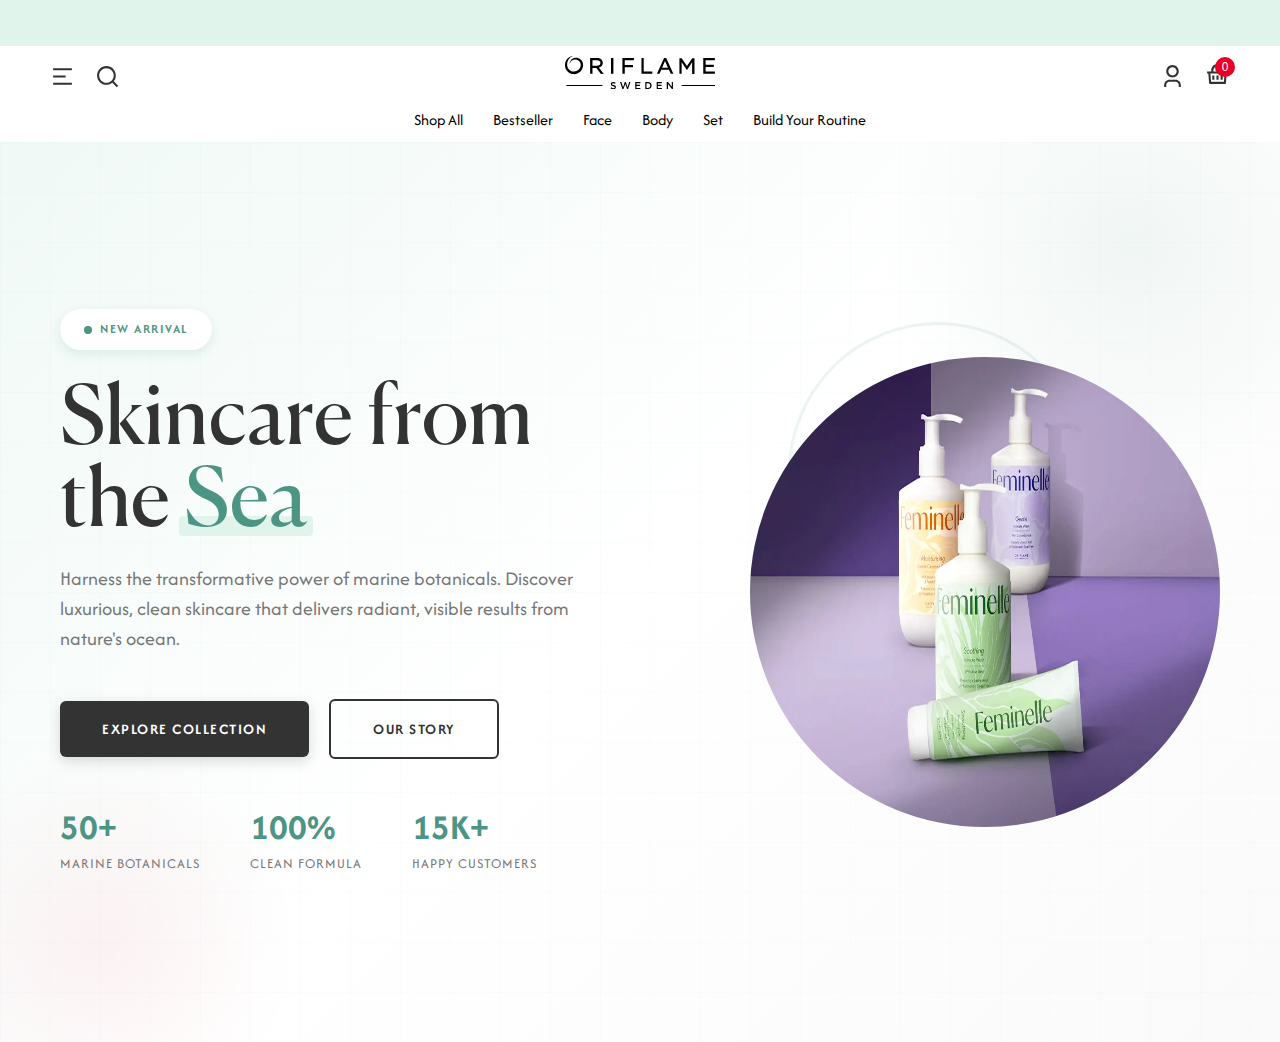
<file: index.html>
<!DOCTYPE html>
<html lang="en">

<head>
    <meta charset="UTF-8">
    <meta name="viewport" content="width=device-width, initial-scale=1.0">

    <!-- title -->
    <title>Document</title>

    <!-- favicon -->
    <link rel="apple-touch-icon" sizes="180x180" href="assets/images/favicon/apple-touch-icon.png">
    <link rel="icon" type="image/png" sizes="32x32" href="assets/images/favicon/favicon-32x32.png">
    <link rel="icon" type="image/png" sizes="16x16" href="assets/images/favicon/favicon-16x16.png">
    <link rel="manifest" href="assets/images/favicon/site.webmanifest">

    <!-- custom css -->
    <link rel="stylesheet" href="assets/css/main.css">
    <link rel="stylesheet" href="assets/css/layout.css">
    <link rel="stylesheet" href="assets/css/style.css">
</head>

<body>

    <!-- top bar -->
    <aside class="top-bar">
        <div class="container">
            <div class="sale-banner">
                <p class="sale-banner-text">Free shipping on orders above $150</p>
            </div>
        </div>
    </aside>

    <!-- Header -->
    <header>
        <div class="container">
            <div class="header-actions">
                <button class="toggle-nav action-btn" id="mobileNavBtn">
                    <svg xmlns="http://www.w3.org/2000/svg" viewBox="0 0 24 24" fill="currentColor">
                        <path d="M3 4H21V6H3V4ZM3 11H15V13H3V11ZM3 18H21V20H3V18Z"></path>
                    </svg>
                </button>

                <!-- search btn -->
                <button class="search-btn action-btn"><svg xmlns="http://www.w3.org/2000/svg" viewBox="0 0 24 24"
                        fill="currentColor">
                        <path
                            d="M18.031 16.6168L22.3137 20.8995L20.8995 22.3137L16.6168 18.031C15.0769 19.263 13.124 20 11 20C6.032 20 2 15.968 2 11C2 6.032 6.032 2 11 2C15.968 2 20 6.032 20 11C20 13.124 19.263 15.0769 18.031 16.6168ZM16.0247 15.8748C17.2475 14.6146 18 12.8956 18 11C18 7.1325 14.8675 4 11 4C7.1325 4 4 7.1325 4 11C4 14.8675 7.1325 18 11 18C12.8956 18 14.6146 17.2475 15.8748 16.0247L16.0247 15.8748Z">
                        </path>
                    </svg>
                </button>
            </div>

            <a href="index.html" class="logo">
                <svg xmlns="http://www.w3.org/2000/svg" viewBox="0 0 139 31" data-testid="Presentation-top-area-common"
                    class="frontpage-1vw230l">
                    <path
                        d="M57.98 28.94l-1.595-4.904h-.98L53.81 28.94l-1.593-4.91h-1.23l2.206 6.62h.98l1.716-4.66 1.59 4.66h.98l2.2-6.62h-1.22zM1.334 26.857h33.35v.98H1.334v-.98zm41.318-24.89h2.207v14.59h-2.21V1.967zm10.544 14.59h2.207v-6.13h7.602V8.343h-7.61V3.93h8.46V1.966h-10.66zM8.324 16.8c4.66 0 8.46-3.8 8.46-8.46 0-4.534-3.8-6.62-6.62-6.62-5.518 0-5.886 5.396-5.886 5.396h.13s.98-3.923 4.78-3.923c3.07 0 5.4 2.084 5.4 5.027 0 3.43-2.82 6.25-6.25 6.25-3.31 0-6.372-2.45-6.372-6.87 0-3.44 1.84-6.26 5.027-7.48V0C2.947.61.003 4.17.003 8.33c-.122 4.66 3.68 8.46 8.338 8.46zm36.78 10.056c-1.225-.245-1.593-.49-1.593-.98s.37-.737 1.11-.737c.62 0 1.23.24 1.72.61l.617-.85c-.613-.49-1.47-.86-2.33-.86-1.35 0-2.207.74-2.207 1.96s.73 1.6 2.2 1.96c1.22.25 1.47.49 1.47.98s-.49.86-1.1.86c-.86 0-1.47-.37-2.09-.86l-.74.86c.735.74 1.716 1.11 2.696 1.11 1.35 0 2.33-.73 2.33-1.96 0-1.35-.738-1.84-2.086-2.08zm-9.317-10.3l-4.414-5.884c2.207-.61 3.678-2.2 3.678-4.29 0-2.69-2.2-4.53-5.39-4.53h-6.38v14.59h2.2v-5.4h3.55l4.05 5.4 2.7.126zm-10.3-7.48V3.93h4.047c2.084 0 3.31.86 3.31 2.453s-1.35 2.575-3.31 2.575h-4.047zm40.706 18.76h3.31v-1.102h-3.31V25.14h3.678v-1.103h-4.78v6.498h4.78v-.98H66.2zM91.817 1.844l-6.62 14.713h2.33l1.715-3.8h7.11l1.595 3.8h2.452L93.78 1.844h-1.964zm-1.838 8.95l2.69-6.252 2.69 6.26h-5.4zm18.14-5.026l4.66 6.866.24.368.24-.36 4.536-6.86v10.79h2.207v-14.6h-2.084l-4.904 7.356-4.906-7.356h-2.08v14.59h2.085zm0 21.088h30.89v.98h-30.89v-.98zm22.19-12.383v-4.29h7.6V8.098h-7.6v-4.17h8.58v-1.96h-10.78v14.59h10.79V14.47zM98.93 28.57l-3.557-4.534H94.27v6.498h1.226v-4.536l3.55 4.536h.98v-6.498h-1.1zM72.936 1.968h-2.084v14.59h10.054v-2.084h-7.97zm13.12 25.87h3.31v-1.103h-3.31V25.14h3.677v-1.103H84.95v6.498h4.905v-.98h-3.81zm-9.197-3.8H74.4v6.497h2.453c2.083 0 3.432-1.47 3.432-3.31.122-1.717-1.35-3.188-3.434-3.188zm0 5.516h-1.35V25.14h1.35c1.35 0 2.2.98 2.2 2.206.12 1.226-.86 2.207-2.21 2.207z">
                    </path>
                </svg>
            </a>

            <div class="header-actions">
                <a href="" class="action-btn login-btn">
                    <svg xmlns="http://www.w3.org/2000/svg" viewBox="0 0 24 24" fill="currentColor">
                        <path
                            d="M20 22H18V20C18 18.3431 16.6569 17 15 17H9C7.34315 17 6 18.3431 6 20V22H4V20C4 17.2386 6.23858 15 9 15H15C17.7614 15 20 17.2386 20 20V22ZM12 13C8.68629 13 6 10.3137 6 7C6 3.68629 8.68629 1 12 1C15.3137 1 18 3.68629 18 7C18 10.3137 15.3137 13 12 13ZM12 11C14.2091 11 16 9.20914 16 7C16 4.79086 14.2091 3 12 3C9.79086 3 8 4.79086 8 7C8 9.20914 9.79086 11 12 11Z">
                        </path>
                    </svg>
                </a>

                <button class="action-btn cart-btn" id="openCartMenu">
                    <svg xmlns="http://www.w3.org/2000/svg" viewBox="0 0 24 24" fill="currentColor">
                        <path
                            d="M12.0049 2C15.3186 2 18.0049 4.68629 18.0049 8V9H22.0049V11H20.8379L20.0813 20.083C20.0381 20.6013 19.6048 21 19.0847 21H4.92502C4.40493 21 3.97166 20.6013 3.92847 20.083L3.17088 11H2.00488V9H6.00488V8C6.00488 4.68629 8.69117 2 12.0049 2ZM18.8309 11H5.17788L5.84488 19H18.1639L18.8309 11ZM13.0049 13V17H11.0049V13H13.0049ZM9.00488 13V17H7.00488V13H9.00488ZM17.0049 13V17H15.0049V13H17.0049ZM12.0049 4C9.86269 4 8.1138 5.68397 8.00978 7.80036L8.00488 8V9H16.0049V8C16.0049 5.8578 14.3209 4.10892 12.2045 4.0049L12.0049 4Z">
                        </path>
                    </svg>

                    <span class="cart-badge">
                        0
                    </span>
                </button>
            </div>
        </div>

        <!-- mobile nav -->
        <nav class="mobileNav" id="mobileNav">
            <ul>
                <li><a href="">shop all</a></li>
                <li><a href="">bestseller</a></li>
                <li><a href="">face</a></li>
                <li><a href="">body</a></li>
                <li><a href="">set</a></li>
                <li><a href="">build your routine</a></li>
                <li><a href="">subscribe & save 10%</a></li>
                <li><a href="">Help center</a></li>
                <li><a href="">rewards</a></li>
                <li><a href="">skincare studio</a></li>
                <li><a href="">store locator</a></li>
            </ul>
        </nav>

        <!-- mobile nav overlay -->
        <div class="mobileNavOverlay" id="mobileNavOverlay"></div>
    </header>

    <!-- nav -->
    <nav class="nav">
        <ul>
            <li><a href="">shop all</a></li>
            <li><a href="">bestseller</a></li>
            <li><a href="">face</a></li>
            <li><a href="">body</a></li>
            <li><a href="">set</a></li>
            <li><a href="">build your routine</a></li>
        </ul>
    </nav>


    <!-- search modal -->
    <div class="searchModal  modalAnimation" id="searchModal">
        <div class="modal-content">
            <button class="close-modal" id="closeSearchModal" title="Close">&times;</button>
            <form id="searchForm" autocomplete="off">
                <input type="text" id="searchInput" name="searchInput" placeholder="Search Item" autofocus required>
                <button type="submit"><svg xmlns="http://www.w3.org/2000/svg" width="20" height="20" fill="currentColor"
                        class="bi bi-search" viewBox="0 0 16 16">
                        <path
                            d="M11.742 10.344a6.5 6.5 0 1 0-1.397 1.398h-.001q.044.06.098.115l3.85 3.85a1 1 0 0 0 1.415-1.414l-3.85-3.85a1 1 0 0 0-.115-.1zM12 6.5a5.5 5.5 0 1 1-11 0 5.5 5.5 0 0 1 11 0">
                        </path>
                    </svg></button>
            </form>

            <div class="search-catergories">
                <a href="">Graphic tees </a>
                <a href="">Plain Faces</a>
                <a href="">Vintage Faces</a>
                <a href="">Band tees</a>
                <a href="">Custom Faces</a>
                <a href="">Oversized Faces</a>
                <a href="">Crew neck Faces</a>
            </div>

            <div class="search-history">
                <h3>History

                    <button id="clearSearchHistory">Clear All</button>
                </h3>

                <a href="" class="searchedItem">High Visibility T Shirt Short Sleeve Reflective <svg
                        xmlns="http://www.w3.org/2000/svg" fill="currentColor" class="bi bi-arrow-up-right"
                        viewBox="0 0 16 16">
                        <path fill-rule="evenodd"
                            d="M14 2.5a.5.5 0 0 0-.5-.5h-6a.5.5 0 0 0 0 1h4.793L2.146 13.146a.5.5 0 0 0 .708.708L13 3.707V8.5a.5.5 0 0 0 1 0z" />
                    </svg></a>
                <a href="" class="searchedItem">Short sleeve round neck Face <svg xmlns="http://www.w3.org/2000/svg"
                        fill="currentColor" class="bi bi-arrow-up-right" viewBox="0 0 16 16">
                        <path fill-rule="evenodd"
                            d="M14 2.5a.5.5 0 0 0-.5-.5h-6a.5.5 0 0 0 0 1h4.793L2.146 13.146a.5.5 0 0 0 .708.708L13 3.707V8.5a.5.5 0 0 0 1 0z" />
                    </svg></a>
                <a href="" class="searchedItem">Fashionable oversized hoodie for women <svg
                        xmlns="http://www.w3.org/2000/svg" fill="currentColor" class="bi bi-arrow-up-right"
                        viewBox="0 0 16 16">
                        <path fill-rule="evenodd"
                            d="M14 2.5a.5.5 0 0 0-.5-.5h-6a.5.5 0 0 0 0 1h4.793L2.146 13.146a.5.5 0 0 0 .708.708L13 3.707V8.5a.5.5 0 0 0 1 0z" />
                    </svg></a>
                <a href="" class="searchedItem">Queen fashion long sleeve shirt, basic Face <svg
                        xmlns="http://www.w3.org/2000/svg" fill="currentColor" class="bi bi-arrow-up-right"
                        viewBox="0 0 16 16">
                        <path fill-rule="evenodd"
                            d="M14 2.5a.5.5 0 0 0-.5-.5h-6a.5.5 0 0 0 0 1h4.793L2.146 13.146a.5.5 0 0 0 .708.708L13 3.707V8.5a.5.5 0 0 0 1 0z" />
                    </svg></a>
                <a href="" class="searchedItem">Lee Women's Wrinkle Free Relaxed Fit Straight Leg Pant <svg
                        xmlns="http://www.w3.org/2000/svg" fill="currentColor" class="bi bi-arrow-up-right"
                        viewBox="0 0 16 16">
                        <path fill-rule="evenodd"
                            d="M14 2.5a.5.5 0 0 0-.5-.5h-6a.5.5 0 0 0 0 1h4.793L2.146 13.146a.5.5 0 0 0 .708.708L13 3.707V8.5a.5.5 0 0 0 1 0z" />
                    </svg></a>
                <a href="" class="searchedItem">Women's Summer Oversized Face Casual Office Fashion
                    <svg xmlns="http://www.w3.org/2000/svg" fill="currentColor" class="bi bi-arrow-up-right"
                        viewBox="0 0 16 16">
                        <path fill-rule="evenodd"
                            d="M14 2.5a.5.5 0 0 0-.5-.5h-6a.5.5 0 0 0 0 1h4.793L2.146 13.146a.5.5 0 0 0 .708.708L13 3.707V8.5a.5.5 0 0 0 1 0z" />
                    </svg>
                </a>

                <!--  -->
                <div class="noSearchFound">
                    <div>
                        <svg xmlns="http://www.w3.org/2000/svg" width="16" height="16" fill="currentColor"
                            class="bi bi-emoji-frown" viewBox="0 0 16 16">
                            <path d="M8 15A7 7 0 1 1 8 1a7 7 0 0 1 0 14m0 1A8 8 0 1 0 8 0a8 8 0 0 0 0 16" />
                            <path
                                d="M4.285 12.433a.5.5 0 0 0 .683-.183A3.5 3.5 0 0 1 8 10.5c1.295 0 2.426.703 3.032 1.75a.5.5 0 0 0 .866-.5A4.5 4.5 0 0 0 8 9.5a4.5 4.5 0 0 0-3.898 2.25.5.5 0 0 0 .183.683M7 6.5C7 7.328 6.552 8 6 8s-1-.672-1-1.5S5.448 5 6 5s1 .672 1 1.5m4 0c0 .828-.448 1.5-1 1.5s-1-.672-1-1.5S9.448 5 10 5s1 .672 1 1.5" />
                        </svg>
                        <p>Ooops! No search found</p>
                    </div>
                </div>

            </div>
        </div>
    </div>

    <!-- cart menu -->

    <!-- cart menu -->
    <div class="cart-menu">
        <!-- Cart Section -->
        <section class="cart-menu-section">
            <!-- Cart Header -->
            <div class="cart-menu-header">
                <h2 class="cart-menu-title">Shopping cart</h2>
                <button class="cart-menu-close" onclick="toggleCart()" aria-label="Close cart">
                    <svg viewBox="0 0 24 24" fill="none" stroke="currentColor" stroke-width="2">
                        <path d="M18 6L6 18M6 6l12 12" />
                    </svg>
                </button>
            </div>

            <!-- Cart Items -->
            <div class="cart-menu-items">
                <div class="cart-menu-item" data-price="20.00">
                    <img src="assets/images/products/1.webp" alt="" loading="lazy" class="cart-menu-item-image">
                    <div class="cart-menu-item-details">
                        <div class="cart-menu-item-category">Face</div>
                        <h4 class="cart-menu-item-name">Queen fashion long sleeve shirt, basic Face</h4>
                        <div class="cart-menu-item-meta">
                            <span>Price: <span>$20.00</span></span>
                        </div>
                        <div class="cart-menu-item-footer">
                            <div class="cart-menu-item-quantity">
                                <button class="qty-btn qty-decrease" aria-label="Decrease quantity">−</button>
                                <span class="qty-value">1</span>
                                <button class="qty-btn qty-increase" aria-label="Increase quantity">+</button>
                            </div>
                            <span class="cart-menu-item-price">$20.00</span>
                        </div>
                    </div>
                    <button class="cart-menu-item-remove" aria-label="Remove item">
                        <svg xmlns="http://www.w3.org/2000/svg" viewBox="0 0 24 24" fill="currentColor"><path d="M4 8H20V21C20 21.5523 19.5523 22 19 22H5C4.44772 22 4 21.5523 4 21V8ZM6 10V20H18V10H6ZM9 12H11V18H9V12ZM13 12H15V18H13V12ZM7 5V3C7 2.44772 7.44772 2 8 2H16C16.5523 2 17 2.44772 17 3V5H22V7H2V5H7ZM9 4V5H15V4H9Z"></path></svg>
                    </button>
                </div>

                <div class="cart-menu-item" data-price="24.99">
                    <img src="assets/images/products/2.webp" alt="" class="cart-menu-item-image">
                    <div class="cart-menu-item-details">
                        <div class="cart-menu-item-category">Face</div>
                        <h4 class="cart-menu-item-name">Face Oil</h4>
                        <div class="cart-menu-item-meta">
                            <span>Price: <span>$24.00</span></span>
                        </div>
                        <div class="cart-menu-item-footer">
                            <div class="cart-menu-item-quantity">
                                <button class="qty-btn qty-decrease" aria-label="Decrease quantity">−</button>
                                <span class="qty-value">1</span>
                                <button class="qty-btn qty-increase" aria-label="Increase quantity">+</button>
                            </div>
                            <span class="cart-menu-item-price">$24.99</span>
                        </div>
                    </div>
                    <button class="cart-menu-item-remove" aria-label="Remove item">
                        <svg xmlns="http://www.w3.org/2000/svg" viewBox="0 0 24 24" fill="currentColor"><path d="M4 8H20V21C20 21.5523 19.5523 22 19 22H5C4.44772 22 4 21.5523 4 21V8ZM6 10V20H18V10H6ZM9 12H11V18H9V12ZM13 12H15V18H13V12ZM7 5V3C7 2.44772 7.44772 2 8 2H16C16.5523 2 17 2.44772 17 3V5H22V7H2V5H7ZM9 4V5H15V4H9Z"></path></svg>
                    </button>
                </div>

                <div class="cart-menu-item" data-price="18.99">
                    <img src="assets/images/products/3.webp" alt=""
                        class="cart-menu-item-image">
                    <div class="cart-menu-item-details">
                        <div class="cart-menu-item-category">Body</div>
                        <h4 class="cart-menu-item-name">Cream</h4>
                        <div class="cart-menu-item-meta">
                            <span>Price: <span>$18.99</span></span>
                        </div>
                        <div class="cart-menu-item-footer">
                            <div class="cart-menu-item-quantity">
                                <button class="qty-btn qty-decrease" aria-label="Decrease quantity">−</button>
                                <span class="qty-value">1</span>
                                <button class="qty-btn qty-increase" aria-label="Increase quantity">+</button>
                            </div>
                            <span class="cart-menu-item-price">$18.99</span>
                        </div>
                    </div>
                    <button class="cart-menu-item-remove" aria-label="Remove item">
                        <svg xmlns="http://www.w3.org/2000/svg" viewBox="0 0 24 24" fill="currentColor"><path d="M4 8H20V21C20 21.5523 19.5523 22 19 22H5C4.44772 22 4 21.5523 4 21V8ZM6 10V20H18V10H6ZM9 12H11V18H9V12ZM13 12H15V18H13V12ZM7 5V3C7 2.44772 7.44772 2 8 2H16C16.5523 2 17 2.44772 17 3V5H22V7H2V5H7ZM9 4V5H15V4H9Z"></path></svg>
                    </button>
                </div>

                <div class="cart-menu-item" data-price="22.50">
                    <img src="assets/images/products/1.webp" alt=""
                        class="cart-menu-item-image">
                    <div class="cart-menu-item-details">
                        <div class="cart-menu-item-category">Body</div>
                        <h4 class="cart-menu-item-name">Oil oil oil</h4>
                        <div class="cart-menu-item-meta">
                            <span>Price: <span>$22.50</span></span>
                        </div>
                        <div class="cart-menu-item-footer">
                            <div class="cart-menu-item-quantity">
                                <button class="qty-btn qty-decrease" aria-label="Decrease quantity">−</button>
                                <span class="qty-value">1</span>
                                <button class="qty-btn qty-increase" aria-label="Increase quantity">+</button>
                            </div>
                            <span class="cart-menu-item-price">$22.50</span>
                        </div>
                    </div>
                    <button class="cart-menu-item-remove" aria-label="Remove item">
                        <svg xmlns="http://www.w3.org/2000/svg" viewBox="0 0 24 24" fill="currentColor"><path d="M4 8H20V21C20 21.5523 19.5523 22 19 22H5C4.44772 22 4 21.5523 4 21V8ZM6 10V20H18V10H6ZM9 12H11V18H9V12ZM13 12H15V18H13V12ZM7 5V3C7 2.44772 7.44772 2 8 2H16C16.5523 2 17 2.44772 17 3V5H22V7H2V5H7ZM9 4V5H15V4H9Z"></path></svg>
                    </button>
                </div>
            </div>

            <!-- Cart Footer -->
            <div class="cart-menu-footer">
                <div class="cart-menu-subtotal">
                    <div>
                        <div class="cart-menu-subtotal-label">Subtotal <span class="cart-menu-subtotal-count">(4
                                item)</span>
                        </div>
                    </div>
                    <div class="cart-menu-subtotal-amount">$86.48</div>
                </div>

                <div class="cart-menu-progress">
                    <div class="cart-menu-progress-bar">
                        <div class="cart-menu-progress-fill" style="width: 85%;"></div>
                    </div>
                    <p class="cart-menu-progress-text">Add <span class="cart-menu-progress-amount">$15.40</span> to cart
                        and get
                        free shipping!</p>
                </div>

                <div class="cart-menu-buttons">
                    <a href="cart.html" class="cart-menu-button btn btn-primary btn-secondary">View cart</a>
                    <a href="checkout.html" class="cart-menu-button btn btn-primary">Check out</a>
                </div>

                <div class="cart-menu-shipping-info">
                    <svg viewBox="0 0 24 24" fill="none" stroke="currentColor" stroke-width="2">
                        <rect x="1" y="3" width="15" height="13"></rect>
                        <polygon points="16 8 20 8 23 11 23 16 16 16 16 8"></polygon>
                        <circle cx="5.5" cy="18.5" r="2.5"></circle>
                        <circle cx="18.5" cy="18.5" r="2.5"></circle>
                    </svg>
                    <span>Free shipping on all orders over $150</span>
                </div>
            </div>
        </section>
    </div>

    <!-- Mobile Overlay -->
    <div class="overlay" id="overlay"></div>

    <!-- main -->
    <main class="main-container">
        <section class="hero">
            <!-- Background decorations -->
            <div class="bg-decoration decoration-1"></div>
            <div class="bg-decoration decoration-2"></div>
            <div class="bg-decoration decoration-3"></div>
            <div class="grid-overlay"></div>

            <div class="hero-content">
                <!-- Left content -->
                <div class="hero-text">
                    <span class="hero-badge">
                        <span class="badge-dot"></span>
                        New Arrival
                    </span>
                    <h1 class="hero-title">
                        Skincare from<br>the <span class="highlight">Sea</span>
                    </h1>
                    <p class="hero-subtitle">
                        Harness the transformative power of marine botanicals. Discover luxurious, clean skincare that
                        delivers radiant, visible results from nature's ocean.
                    </p>
                    <div class="hero-cta">
                        <button class="btn btn-primary">Explore Collection</button>
                        <button class="btn btn-secondary">Our Story</button>
                    </div>
                    <div class="stats-row">
                        <div class="stat-item">
                            <span class="stat-number">50+</span>
                            <span class="stat-label">Marine Botanicals</span>
                        </div>
                        <div class="stat-item">
                            <span class="stat-number">100%</span>
                            <span class="stat-label">Clean Formula</span>
                        </div>
                        <div class="stat-item">
                            <span class="stat-number">15K+</span>
                            <span class="stat-label">Happy Customers</span>
                        </div>
                    </div>
                </div>

                <!-- Right content - Product cards -->
                <div class="hero-visual">
                    <a href="" class="hero-img">
                        <img src="assets/images/products/3.webp" alt="">
                    </a>
                </div>
            </div>
        </section>
    </main>

    <script src="assets/js/main.js"></script>
</body>

</html>
</file>
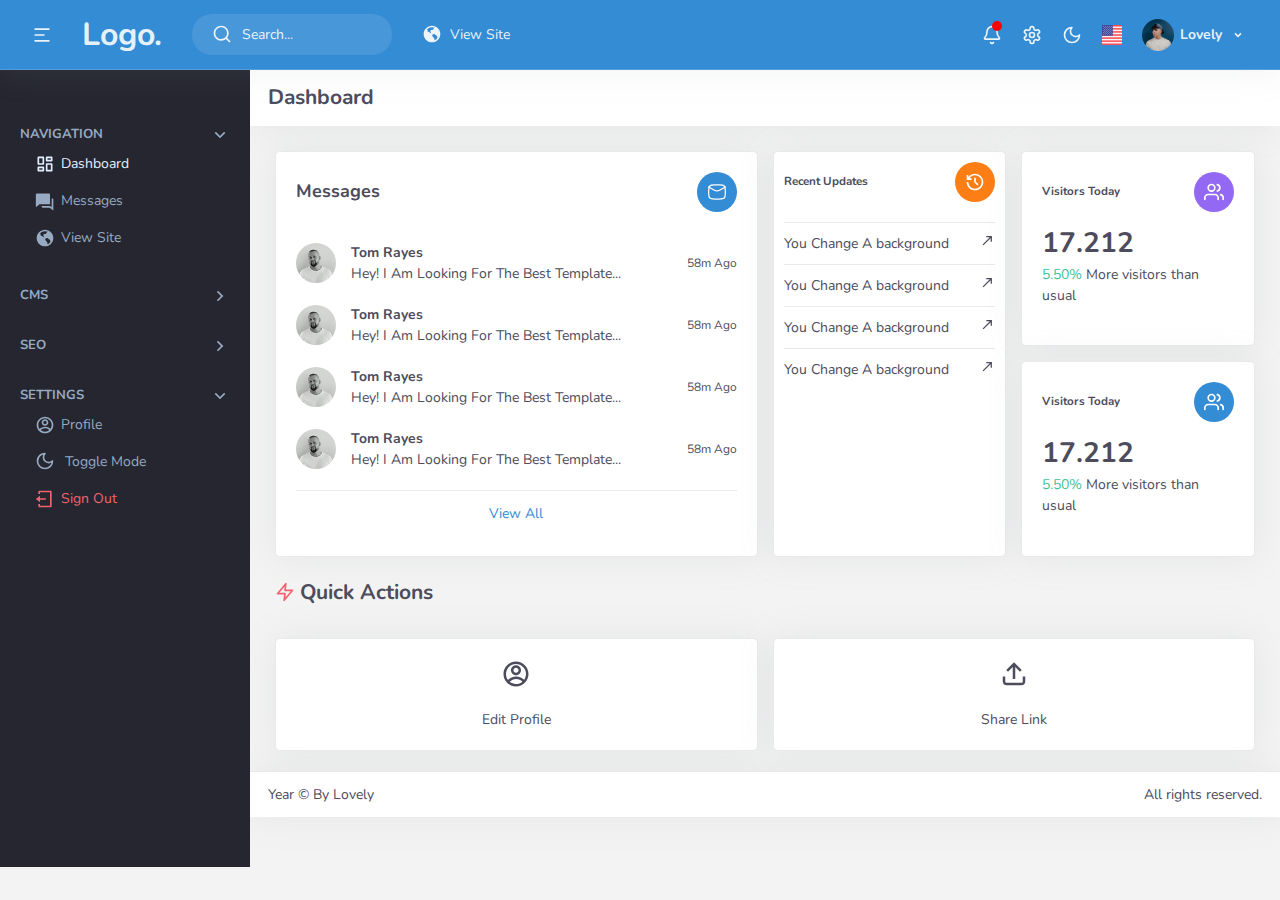
<file: admin/index.html>
<!DOCTYPE html>
<html lang="en" data-topbar-color="brand" data-menu-color="dark">

<head>
    <meta charset="UTF-8">
    <meta name="viewport" content="width=device-width, initial-scale=1.0">
    <title>My Admin</title>

    <link rel="stylesheet" href="../assets/admin/css/layout.css">
    <link rel="stylesheet" href="../assets/admin/css/style.css">
    <link rel="stylesheet" href="../assets/admin//css/topbar.css">
    <link rel="stylesheet" href="../assets/admin//css/animate.css">
</head>

<body>

    <div class="overlay" id="overlay"></div>

    <div class="search-modal">
        <button type="submit" class="search-icon">
            <svg xmlns="http://www.w3.org/2000/svg" viewBox="0 0 24 24" fill="currentColor">
                <path
                    d="M18.031 16.6168L22.3137 20.8995L20.8995 22.3137L16.6168 18.031C15.0769 19.263 13.124 20 11 20C6.032 20 2 15.968 2 11C2 6.032 6.032 2 11 2C15.968 2 20 6.032 20 11C20 13.124 19.263 15.0769 18.031 16.6168ZM16.0247 15.8748C17.2475 14.6146 18 12.8956 18 11C18 7.1325 14.8675 4 11 4C7.1325 4 4 7.1325 4 11C4 14.8675 7.1325 18 11 18C12.8956 18 14.6146 17.2475 15.8748 16.0247L16.0247 15.8748Z">
                </path>
            </svg>
        </button>

        <input type="search" class="" id="search-modal-input" placeholder="Search for actions, people,">

        <button type="submit" class="cancel-modal" aria-label="Close">[esc]</button>
    </div>

    <main class="layout">
        <div class="topbar">
            <div class="container">
                <div class="topbar-group topbar-group-left">
                    <button class="sidenav-toggle-button topbar-item">
                        <svg xmlns="http://www.w3.org/2000/svg" viewBox="0 0 24 24" fill="currentColor">
                            <path d="M3 4H21V6H3V4ZM3 11H15V13H3V11ZM3 18H21V20H3V18Z"></path>
                        </svg>
                    </button>

                    <a href="" class="topbar-item logo">logo.</a>

                    <div class="search-toggle topbar-item">
                        <span class="search-icon">
                            <svg xmlns="http://www.w3.org/2000/svg" viewBox="0 0 24 24" fill="currentColor">
                                <path
                                    d="M18.031 16.6168L22.3137 20.8995L20.8995 22.3137L16.6168 18.031C15.0769 19.263 13.124 20 11 20C6.032 20 2 15.968 2 11C2 6.032 6.032 2 11 2C15.968 2 20 6.032 20 11C20 13.124 19.263 15.0769 18.031 16.6168ZM16.0247 15.8748C17.2475 14.6146 18 12.8956 18 11C18 7.1325 14.8675 4 11 4C7.1325 4 4 7.1325 4 11C4 14.8675 7.1325 18 11 18C12.8956 18 14.6146 17.2475 15.8748 16.0247L16.0247 15.8748Z">
                                </path>
                            </svg>
                        </span>
                        <span class="search-text">
                            search...
                        </span>
                    </div>

                    <a href="" class="view-site topbar-item">
                        <svg xmlns="http://www.w3.org/2000/svg" viewBox="0 0 24 24" fill="currentColor">
                            <path
                                d="M12 2C17.5228 2 22 6.47715 22 12C22 17.5228 17.5228 22 12 22C6.47715 22 2 17.5228 2 12C2 6.47715 6.47715 2 12 2ZM16.0043 12.8777C15.6589 12.3533 15.4097 11.9746 14.4622 12.1248C12.6717 12.409 12.4732 12.7224 12.3877 13.2375L12.3636 13.3943L12.3393 13.5597C12.2416 14.2428 12.2453 14.5012 12.5589 14.8308C13.8241 16.1582 14.582 17.115 14.8116 17.6746C14.9237 17.9484 15.2119 18.7751 15.0136 19.5927C16.2372 19.1066 17.3156 18.3332 18.1653 17.3559C18.2755 16.9821 18.3551 16.5166 18.3551 15.9518V15.8472C18.3551 14.9247 18.3551 14.504 17.7031 14.1314C17.428 13.9751 17.2227 13.881 17.0582 13.8064C16.691 13.6394 16.4479 13.5297 16.1198 13.0499C16.0807 12.9928 16.0425 12.9358 16.0043 12.8777ZM12 3.83333C9.68259 3.83333 7.59062 4.79858 6.1042 6.34896C6.28116 6.47186 6.43537 6.64453 6.54129 6.88256C6.74529 7.34029 6.74529 7.8112 6.74529 8.22764C6.74488 8.55621 6.74442 8.8672 6.84992 9.09302C6.99443 9.40134 7.6164 9.53227 8.16548 9.64736C8.36166 9.68867 8.56395 9.73083 8.74797 9.78176C9.25405 9.92233 9.64554 10.3765 9.95938 10.7412C10.0896 10.8931 10.2819 11.1163 10.3783 11.1717C10.4286 11.1356 10.59 10.9608 10.6699 10.6735C10.7307 10.4547 10.7134 10.2597 10.6239 10.1543C10.0648 9.49445 10.0952 8.2232 10.268 7.75495C10.5402 7.01606 11.3905 7.07058 12.012 7.11097C12.2438 7.12589 12.4626 7.14023 12.6257 7.11976C13.2482 7.04166 13.4396 6.09538 13.575 5.91C13.8671 5.50981 14.7607 4.9071 15.3158 4.53454C14.3025 4.08382 13.1805 3.83333 12 3.83333Z">
                            </path>
                        </svg>
                        <span class="view-site-text">
                            view site
                        </span>
                    </a>

                    <div class="topbar-item nav-user">
                        <div class="dropdown">
                            <a class="topbar-link dropdown-toggle">
                                <img src="../assets/admin/images/avatar/avatar-3.jpg" class="rounded avatar" alt="user-image">
                            </a>

                            <div class="dropdown-menu nav-user-menu">

                                <div class="dropdown-header">
                                    <h4>Welcome!</h4>
                                </div>

                                <div class="dropdown-content">
                                    <a href="javascript:void(0);" class="dropdown-item">
                                        <span>
                                            <svg xmlns="http://www.w3.org/2000/svg" viewBox="0 0 24 24"
                                                fill="currentColor">
                                                <path
                                                    d="M12 2C17.5228 2 22 6.47715 22 12C22 17.5228 17.5228 22 12 22C6.47715 22 2 17.5228 2 12C2 6.47715 6.47715 2 12 2ZM12.1597 16C10.1243 16 8.29182 16.8687 7.01276 18.2556C8.38039 19.3474 10.114 20 12 20C13.9695 20 15.7727 19.2883 17.1666 18.1081C15.8956 16.8074 14.1219 16 12.1597 16ZM12 4C7.58172 4 4 7.58172 4 12C4 13.8106 4.6015 15.4807 5.61557 16.8214C7.25639 15.0841 9.58144 14 12.1597 14C14.6441 14 16.8933 15.0066 18.5218 16.6342C19.4526 15.3267 20 13.7273 20 12C20 7.58172 16.4183 4 12 4ZM12 5C14.2091 5 16 6.79086 16 9C16 11.2091 14.2091 13 12 13C9.79086 13 8 11.2091 8 9C8 6.79086 9.79086 5 12 5ZM12 7C10.8954 7 10 7.89543 10 9C10 10.1046 10.8954 11 12 11C13.1046 11 14 10.1046 14 9C14 7.89543 13.1046 7 12 7Z">
                                                </path>
                                            </svg>
                                        </span>
                                        <span>My Account</span>
                                    </a>

                                    <a href="javascript:void(0);" class="dropdown-item">
                                        <span>
                                            <svg xmlns="http://www.w3.org/2000/svg" viewBox="0 0 24 24"
                                                fill="currentColor">
                                                <path
                                                    d="M22.0049 6.99979H23.0049V16.9998H22.0049V19.9998C22.0049 20.5521 21.5572 20.9998 21.0049 20.9998H3.00488C2.4526 20.9998 2.00488 20.5521 2.00488 19.9998V3.99979C2.00488 3.4475 2.4526 2.99979 3.00488 2.99979H21.0049C21.5572 2.99979 22.0049 3.4475 22.0049 3.99979V6.99979ZM20.0049 16.9998H14.0049C11.2435 16.9998 9.00488 14.7612 9.00488 11.9998C9.00488 9.23836 11.2435 6.99979 14.0049 6.99979H20.0049V4.99979H4.00488V18.9998H20.0049V16.9998ZM21.0049 14.9998V8.99979H14.0049C12.348 8.99979 11.0049 10.3429 11.0049 11.9998C11.0049 13.6566 12.348 14.9998 14.0049 14.9998H21.0049ZM14.0049 10.9998H17.0049V12.9998H14.0049V10.9998Z">
                                                </path>
                                            </svg>
                                        </span>
                                        <span>Wallet : <span class="noti-wallet">$89.25k</span></span>
                                    </a>

                                    <a href="javascript:void(0);" class="dropdown-item">
                                        <span>
                                            <svg xmlns="http://www.w3.org/2000/svg" viewBox="0 0 24 24"
                                                fill="currentColor">
                                                <path
                                                    d="M8.68637 4.00008L11.293 1.39348C11.6835 1.00295 12.3167 1.00295 12.7072 1.39348L15.3138 4.00008H19.0001C19.5524 4.00008 20.0001 4.4478 20.0001 5.00008V8.68637L22.6067 11.293C22.9972 11.6835 22.9972 12.3167 22.6067 12.7072L20.0001 15.3138V19.0001C20.0001 19.5524 19.5524 20.0001 19.0001 20.0001H15.3138L12.7072 22.6067C12.3167 22.9972 11.6835 22.9972 11.293 22.6067L8.68637 20.0001H5.00008C4.4478 20.0001 4.00008 19.5524 4.00008 19.0001V15.3138L1.39348 12.7072C1.00295 12.3167 1.00295 11.6835 1.39348 11.293L4.00008 8.68637V5.00008C4.00008 4.4478 4.4478 4.00008 5.00008 4.00008H8.68637ZM6.00008 6.00008V9.5148L3.5148 12.0001L6.00008 14.4854V18.0001H9.5148L12.0001 20.4854L14.4854 18.0001H18.0001V14.4854L20.4854 12.0001L18.0001 9.5148V6.00008H14.4854L12.0001 3.5148L9.5148 6.00008H6.00008ZM12.0001 16.0001C9.79094 16.0001 8.00008 14.2092 8.00008 12.0001C8.00008 9.79094 9.79094 8.00008 12.0001 8.00008C14.2092 8.00008 16.0001 9.79094 16.0001 12.0001C16.0001 14.2092 14.2092 16.0001 12.0001 16.0001ZM12.0001 14.0001C13.1047 14.0001 14.0001 13.1047 14.0001 12.0001C14.0001 10.8955 13.1047 10.0001 12.0001 10.0001C10.8955 10.0001 10.0001 10.8955 10.0001 12.0001C10.0001 13.1047 10.8955 14.0001 12.0001 14.0001Z">
                                                </path>
                                            </svg>
                                        </span>
                                        <span>Settings</span>
                                    </a>

                                    <a href="javascript:void(0);" class="dropdown-item">
                                        <span>
                                            <svg xmlns="http://www.w3.org/2000/svg" viewBox="0 0 24 24"
                                                fill="currentColor">
                                                <path
                                                    d="M12 22C6.47715 22 2 17.5228 2 12C2 6.47715 6.47715 2 12 2C17.5228 2 22 6.47715 22 12C22 17.5228 17.5228 22 12 22ZM12 20C16.4183 20 20 16.4183 20 12C20 7.58172 16.4183 4 12 4C7.58172 4 4 7.58172 4 12C4 16.4183 7.58172 20 12 20ZM11 15H13V17H11V15ZM13 13.3551V14H11V12.5C11 11.9477 11.4477 11.5 12 11.5C12.8284 11.5 13.5 10.8284 13.5 10C13.5 9.17157 12.8284 8.5 12 8.5C11.2723 8.5 10.6656 9.01823 10.5288 9.70577L8.56731 9.31346C8.88637 7.70919 10.302 6.5 12 6.5C13.933 6.5 15.5 8.067 15.5 10C15.5 11.5855 14.4457 12.9248 13 13.3551Z">
                                                </path>
                                            </svg>
                                        </span>
                                        <span>Support</span>
                                    </a>

                                    <div class="dropdown-divider"></div>

                                    <a href="javascript:void(0);" class="dropdown-item">
                                        <span>
                                            <svg xmlns="http://www.w3.org/2000/svg" viewBox="0 0 24 24"
                                                fill="currentColor">
                                                <path
                                                    d="M19 10H20C20.5523 10 21 10.4477 21 11V21C21 21.5523 20.5523 22 20 22H4C3.44772 22 3 21.5523 3 21V11C3 10.4477 3.44772 10 4 10H5V9C5 5.13401 8.13401 2 12 2C15.866 2 19 5.13401 19 9V10ZM5 12V20H19V12H5ZM11 14H13V18H11V14ZM17 10V9C17 6.23858 14.7614 4 12 4C9.23858 4 7 6.23858 7 9V10H17Z">
                                                </path>
                                            </svg>
                                        </span>
                                        <span>Lock Screen</span>
                                    </a>

                                    <a href="javascript:void(0);" class="dropdown-item sign-out">
                                        <span>
                                            <svg xmlns="http://www.w3.org/2000/svg" viewBox="0 0 24 24"
                                                fill="currentColor">
                                                <path
                                                    d="M4 18H6V20H18V4H6V6H4V3C4 2.44772 4.44772 2 5 2H19C19.5523 2 20 2.44772 20 3V21C20 21.5523 19.5523 22 19 22H5C4.44772 22 4 21.5523 4 21V18ZM6 11H13V13H6V16L1 12L6 8V11Z">
                                                </path>
                                            </svg>
                                        </span>
                                        <span>Sign Out</span>
                                    </a>
                                </div>
                            </div>
                        </div>
                    </div>
                </div>

                <div class="topbar-group topbar-group-right">
                    <div class="notification-container dropdown topbar-item">
                        <div class="notifications-icon dropdown-toggle">
                            <svg class="tada" xmlns="http://www.w3.org/2000/svg" viewBox="0 0 24 24" fill="none"
                                stroke="currentColor" stroke-width="2" stroke-linecap="round" stroke-linejoin="round"
                                data-lucide="bell" class="lucide lucide-bell animate-ring fs-22">
                                <path d="M10.268 21a2 2 0 0 0 3.464 0"></path>
                                <path
                                    d="M3.262 15.326A1 1 0 0 0 4 17h16a1 1 0 0 0 .74-1.673C19.41 13.956 18 12.499 18 8A6 6 0 0 0 6 8c0 4.499-1.411 5.956-2.738 7.326">
                                </path>
                            </svg>
                        </div>

                        <div class="dropdown-menu notifications-menu">
                            <div class="dropdown-header">
                                <h4>Notifications</h4>
                                <a href="" class="notifications-header-icon">
                                    <svg xmlns="http://www.w3.org/2000/svg" viewBox="0 0 24 24" fill="none"
                                        stroke="currentColor" stroke-width="2" stroke-linecap="round"
                                        stroke-linejoin="round" data-lucide="settings"
                                        class="lucide lucide-settings fs-22">
                                        <path
                                            d="M12.22 2h-.44a2 2 0 0 0-2 2v.18a2 2 0 0 1-1 1.73l-.43.25a2 2 0 0 1-2 0l-.15-.08a2 2 0 0 0-2.73.73l-.22.38a2 2 0 0 0 .73 2.73l.15.1a2 2 0 0 1 1 1.72v.51a2 2 0 0 1-1 1.74l-.15.09a2 2 0 0 0-.73 2.73l.22.38a2 2 0 0 0 2.73.73l.15-.08a2 2 0 0 1 2 0l.43.25a2 2 0 0 1 1 1.73V20a2 2 0 0 0 2 2h.44a2 2 0 0 0 2-2v-.18a2 2 0 0 1 1-1.73l.43-.25a2 2 0 0 1 2 0l.15.08a2 2 0 0 0 2.73-.73l.22-.39a2 2 0 0 0-.73-2.73l-.15-.08a2 2 0 0 1-1-1.74v-.5a2 2 0 0 1 1-1.74l.15-.09a2 2 0 0 0 .73-2.73l-.22-.38a2 2 0 0 0-2.73-.73l-.15.08a2 2 0 0 1-2 0l-.43-.25a2 2 0 0 1-1-1.73V4a2 2 0 0 0-2-2z">
                                        </path>
                                        <circle cx="12" cy="12" r="3"></circle>
                                    </svg>
                                </a>
                            </div>
                            <div class="dropdown-content">
                                <div class="dropdown-item notification-item" id="notification-2">
                                    <span class="notification-item-img">
                                        <img src="../assets/admin/images/avatar/avatar-4.jpg" class="rounded" alt="">
                                    </span>

                                    <span>
                                        <span class="text-highlight">Tommy Berry</span> donated <span
                                            class="text-success">$100.00</span> for <span class="">Carbon removal
                                            program</span>
                                        <br>
                                        <span class="fs-12">58m ago</span>
                                    </span>
                                    <span class="notification-item-remove rounded" type="button"
                                        data-dismissible="#notification-2">
                                        <svg xmlns="http://www.w3.org/2000/svg" viewBox="0 0 24 24" fill="currentColor">
                                            <path
                                                d="M11.9997 10.5865L16.9495 5.63672L18.3637 7.05093L13.4139 12.0007L18.3637 16.9504L16.9495 18.3646L11.9997 13.4149L7.04996 18.3646L5.63574 16.9504L10.5855 12.0007L5.63574 7.05093L7.04996 5.63672L11.9997 10.5865Z">
                                            </path>
                                        </svg>
                                    </span>
                                </div>
                                <div class="dropdown-item active notification-item" id="notification-2">
                                    <span class="notification-item-img">
                                        <img src="../assets/admin/images/avatar/avatar-4.jpg" class="rounded" alt="">
                                    </span>

                                    <span>
                                        <span class="text-highlight">Tommy Berry</span> donated <span
                                            class="text-success">$100.00</span> for <span class="">Carbon removal
                                            program</span>
                                        <br>
                                        <span class="fs-12">58m ago</span>
                                    </span>
                                    <span class="notification-item-remove rounded" type="button"
                                        data-dismissible="#notification-2">
                                        <svg xmlns="http://www.w3.org/2000/svg" viewBox="0 0 24 24" fill="currentColor">
                                            <path
                                                d="M11.9997 10.5865L16.9495 5.63672L18.3637 7.05093L13.4139 12.0007L18.3637 16.9504L16.9495 18.3646L11.9997 13.4149L7.04996 18.3646L5.63574 16.9504L10.5855 12.0007L5.63574 7.05093L7.04996 5.63672L11.9997 10.5865Z">
                                            </path>
                                        </svg>
                                    </span>
                                </div>
                                <div class="dropdown-item notification-item" id="notification-2">
                                    <span class="notification-item-img">
                                        <img src="../assets/admin/images/avatar/avatar-4.jpg" class="rounded" alt="">
                                    </span>

                                    <span>
                                        <span class="text-highlight">Tommy Berry</span> donated <span
                                            class="text-success">$100.00</span> for <span class="">Carbon removal
                                            program</span>
                                        <br>
                                        <span class="fs-12">58m ago</span>
                                    </span>
                                    <span class="notification-item-remove rounded" type="button"
                                        data-dismissible="#notification-2">
                                        <svg xmlns="http://www.w3.org/2000/svg" viewBox="0 0 24 24" fill="currentColor">
                                            <path
                                                d="M11.9997 10.5865L16.9495 5.63672L18.3637 7.05093L13.4139 12.0007L18.3637 16.9504L16.9495 18.3646L11.9997 13.4149L7.04996 18.3646L5.63574 16.9504L10.5855 12.0007L5.63574 7.05093L7.04996 5.63672L11.9997 10.5865Z">
                                            </path>
                                        </svg>
                                    </span>
                                </div>

                            </div>
                            <div class="dropdown-footer view-all-footer">
                                <a href="">view all</a>
                            </div>
                        </div>
                    </div>

                    <a href="" class="topbar-item settings">
                        <svg xmlns="http://www.w3.org/2000/svg" viewBox="0 0 24 24" fill="none" stroke="currentColor"
                            stroke-width="2" stroke-linecap="round" stroke-linejoin="round" data-lucide="settings"
                            class="lucide lucide-settings fs-22">
                            <path
                                d="M12.22 2h-.44a2 2 0 0 0-2 2v.18a2 2 0 0 1-1 1.73l-.43.25a2 2 0 0 1-2 0l-.15-.08a2 2 0 0 0-2.73.73l-.22.38a2 2 0 0 0 .73 2.73l.15.1a2 2 0 0 1 1 1.72v.51a2 2 0 0 1-1 1.74l-.15.09a2 2 0 0 0-.73 2.73l.22.38a2 2 0 0 0 2.73.73l.15-.08a2 2 0 0 1 2 0l.43.25a2 2 0 0 1 1 1.73V20a2 2 0 0 0 2 2h.44a2 2 0 0 0 2-2v-.18a2 2 0 0 1 1-1.73l.43-.25a2 2 0 0 1 2 0l.15.08a2 2 0 0 0 2.73-.73l.22-.39a2 2 0 0 0-.73-2.73l-.15-.08a2 2 0 0 1-1-1.74v-.5a2 2 0 0 1 1-1.74l.15-.09a2 2 0 0 0 .73-2.73l-.22-.38a2 2 0 0 0-2.73-.73l-.15.08a2 2 0 0 1-2 0l-.43-.25a2 2 0 0 1-1-1.73V4a2 2 0 0 0-2-2z">
                            </path>
                            <circle cx="12" cy="12" r="3"></circle>
                        </svg>
                    </a>

                    <div class="mode-btn topbar-item">
                        <svg xmlns="http://www.w3.org/2000/svg" viewBox="0 0 24 24" fill="none" stroke="currentColor"
                            stroke-width="2" stroke-linecap="round" stroke-linejoin="round" data-lucide="moon"
                            class="lucide lucide-moon light-mode-icon fs-22">
                            <path d="M12 3a6 6 0 0 0 9 9 9 9 0 1 1-9-9Z"></path>
                        </svg>

                        <svg xmlns="http://www.w3.org/2000/svg" width="24" height="24" viewBox="0 0 24 24" fill="none"
                            stroke="currentColor" stroke-width="2" stroke-linecap="round" stroke-linejoin="round"
                            data-lucide="sun" class="lucide lucide-sun dark-mode-icon fs-22">
                            <circle cx="12" cy="12" r="4"></circle>
                            <path d="M12 2v2"></path>
                            <path d="M12 20v2"></path>
                            <path d="m4.93 4.93 1.41 1.41"></path>
                            <path d="m17.66 17.66 1.41 1.41"></path>
                            <path d="M2 12h2"></path>
                            <path d="M20 12h2"></path>
                            <path d="m6.34 17.66-1.41 1.41"></path>
                            <path d="m19.07 4.93-1.41 1.41"></path>
                        </svg>
                    </div>

                    <div class="language dropdown topbar-item">
                        <div class="selected-language dropdown-toggle">
                            <img src="../assets/admin/images/language/us.svg" alt="">
                        </div>

                        <div class="dropdown-menu language-menu">
                            <div class="dropdown-content">
                                <div class="dropdown-item language-item">
                                    <span class="language-img">
                                        <img src="../assets/admin/images/language/german.svg" class="" alt="">
                                    </span>

                                    <span>
                                        German
                                    </span>
                                </div>
                                <div class="dropdown-item language-item active">
                                    <span class="language-img">
                                        <img src="../assets/admin/images/language/us.svg" class="" alt="">
                                    </span>

                                    <span>
                                        US
                                    </span>
                                </div>
                                <div class="dropdown-item language-item">
                                    <span class="language-img">
                                        <img src="../assets/admin/images/language/hindi.svg" class="" alt="">
                                    </span>

                                    <span>
                                        hindi
                                    </span>
                                </div>
                                <div class="dropdown-item language-item">
                                    <span class="language-img">
                                        <img src="../assets/admin/images/language/italian.svg" class="" alt="">
                                    </span>

                                    <span>
                                        italian
                                    </span>
                                </div>
                                <div class="dropdown-item language-item">
                                    <span class="language-img">
                                        <img src="../assets/admin/images/language/russian.svg" class="" alt="">
                                    </span>

                                    <span>
                                        russian
                                    </span>
                                </div>
                                <div class="dropdown-item language-item">
                                    <span class="language-img">
                                        <img src="../assets/admin/images/language/spanish.svg" class="" alt="">
                                    </span>

                                    <span>
                                        spanish
                                    </span>
                                </div>

                            </div>
                        </div>
                    </div>

                    <div class="topbar-item nav-user">
                        <div class="dropdown">
                            <a class="topbar-link dropdown-toggle">
                                <img src="../assets/admin/images/avatar/avatar-3.jpg" class="rounded avatar" alt="user-image">
                                <span class="nav-user-name">
                                    <span>Lovely</span>
                                </span>
                                <span class="nav-user-icon">
                                    <svg xmlns="http://www.w3.org/2000/svg" viewBox="0 0 24 24" fill="currentColor">
                                        <path
                                            d="M12 15.0006L7.75732 10.758L9.17154 9.34375L12 12.1722L14.8284 9.34375L16.2426 10.758L12 15.0006Z">
                                        </path>
                                    </svg>
                                </span>
                            </a>

                            <div class="dropdown-menu nav-user-menu">

                                <div class="dropdown-header">
                                    <h4>Welcome!</h4>
                                </div>

                                <div class="dropdown-content">
                                    <a href="javascript:void(0);" class="dropdown-item">
                                        <span>
                                            <svg xmlns="http://www.w3.org/2000/svg" viewBox="0 0 24 24"
                                                fill="currentColor">
                                                <path
                                                    d="M12 2C17.5228 2 22 6.47715 22 12C22 17.5228 17.5228 22 12 22C6.47715 22 2 17.5228 2 12C2 6.47715 6.47715 2 12 2ZM12.1597 16C10.1243 16 8.29182 16.8687 7.01276 18.2556C8.38039 19.3474 10.114 20 12 20C13.9695 20 15.7727 19.2883 17.1666 18.1081C15.8956 16.8074 14.1219 16 12.1597 16ZM12 4C7.58172 4 4 7.58172 4 12C4 13.8106 4.6015 15.4807 5.61557 16.8214C7.25639 15.0841 9.58144 14 12.1597 14C14.6441 14 16.8933 15.0066 18.5218 16.6342C19.4526 15.3267 20 13.7273 20 12C20 7.58172 16.4183 4 12 4ZM12 5C14.2091 5 16 6.79086 16 9C16 11.2091 14.2091 13 12 13C9.79086 13 8 11.2091 8 9C8 6.79086 9.79086 5 12 5ZM12 7C10.8954 7 10 7.89543 10 9C10 10.1046 10.8954 11 12 11C13.1046 11 14 10.1046 14 9C14 7.89543 13.1046 7 12 7Z">
                                                </path>
                                            </svg>
                                        </span>
                                        <span>My Account</span>
                                    </a>

                                    <a href="javascript:void(0);" class="dropdown-item">
                                        <span>
                                            <svg xmlns="http://www.w3.org/2000/svg" viewBox="0 0 24 24"
                                                fill="currentColor">
                                                <path
                                                    d="M22.0049 6.99979H23.0049V16.9998H22.0049V19.9998C22.0049 20.5521 21.5572 20.9998 21.0049 20.9998H3.00488C2.4526 20.9998 2.00488 20.5521 2.00488 19.9998V3.99979C2.00488 3.4475 2.4526 2.99979 3.00488 2.99979H21.0049C21.5572 2.99979 22.0049 3.4475 22.0049 3.99979V6.99979ZM20.0049 16.9998H14.0049C11.2435 16.9998 9.00488 14.7612 9.00488 11.9998C9.00488 9.23836 11.2435 6.99979 14.0049 6.99979H20.0049V4.99979H4.00488V18.9998H20.0049V16.9998ZM21.0049 14.9998V8.99979H14.0049C12.348 8.99979 11.0049 10.3429 11.0049 11.9998C11.0049 13.6566 12.348 14.9998 14.0049 14.9998H21.0049ZM14.0049 10.9998H17.0049V12.9998H14.0049V10.9998Z">
                                                </path>
                                            </svg>
                                        </span>
                                        <span>Wallet : <span class="noti-wallet">$89.25k</span></span>
                                    </a>

                                    <a href="javascript:void(0);" class="dropdown-item">
                                        <span>
                                            <svg xmlns="http://www.w3.org/2000/svg" viewBox="0 0 24 24"
                                                fill="currentColor">
                                                <path
                                                    d="M8.68637 4.00008L11.293 1.39348C11.6835 1.00295 12.3167 1.00295 12.7072 1.39348L15.3138 4.00008H19.0001C19.5524 4.00008 20.0001 4.4478 20.0001 5.00008V8.68637L22.6067 11.293C22.9972 11.6835 22.9972 12.3167 22.6067 12.7072L20.0001 15.3138V19.0001C20.0001 19.5524 19.5524 20.0001 19.0001 20.0001H15.3138L12.7072 22.6067C12.3167 22.9972 11.6835 22.9972 11.293 22.6067L8.68637 20.0001H5.00008C4.4478 20.0001 4.00008 19.5524 4.00008 19.0001V15.3138L1.39348 12.7072C1.00295 12.3167 1.00295 11.6835 1.39348 11.293L4.00008 8.68637V5.00008C4.00008 4.4478 4.4478 4.00008 5.00008 4.00008H8.68637ZM6.00008 6.00008V9.5148L3.5148 12.0001L6.00008 14.4854V18.0001H9.5148L12.0001 20.4854L14.4854 18.0001H18.0001V14.4854L20.4854 12.0001L18.0001 9.5148V6.00008H14.4854L12.0001 3.5148L9.5148 6.00008H6.00008ZM12.0001 16.0001C9.79094 16.0001 8.00008 14.2092 8.00008 12.0001C8.00008 9.79094 9.79094 8.00008 12.0001 8.00008C14.2092 8.00008 16.0001 9.79094 16.0001 12.0001C16.0001 14.2092 14.2092 16.0001 12.0001 16.0001ZM12.0001 14.0001C13.1047 14.0001 14.0001 13.1047 14.0001 12.0001C14.0001 10.8955 13.1047 10.0001 12.0001 10.0001C10.8955 10.0001 10.0001 10.8955 10.0001 12.0001C10.0001 13.1047 10.8955 14.0001 12.0001 14.0001Z">
                                                </path>
                                            </svg>
                                        </span>
                                        <span>Settings</span>
                                    </a>

                                    <a href="javascript:void(0);" class="dropdown-item">
                                        <span>
                                            <svg xmlns="http://www.w3.org/2000/svg" viewBox="0 0 24 24"
                                                fill="currentColor">
                                                <path
                                                    d="M12 22C6.47715 22 2 17.5228 2 12C2 6.47715 6.47715 2 12 2C17.5228 2 22 6.47715 22 12C22 17.5228 17.5228 22 12 22ZM12 20C16.4183 20 20 16.4183 20 12C20 7.58172 16.4183 4 12 4C7.58172 4 4 7.58172 4 12C4 16.4183 7.58172 20 12 20ZM11 15H13V17H11V15ZM13 13.3551V14H11V12.5C11 11.9477 11.4477 11.5 12 11.5C12.8284 11.5 13.5 10.8284 13.5 10C13.5 9.17157 12.8284 8.5 12 8.5C11.2723 8.5 10.6656 9.01823 10.5288 9.70577L8.56731 9.31346C8.88637 7.70919 10.302 6.5 12 6.5C13.933 6.5 15.5 8.067 15.5 10C15.5 11.5855 14.4457 12.9248 13 13.3551Z">
                                                </path>
                                            </svg>
                                        </span>
                                        <span>Support</span>
                                    </a>

                                    <div class="dropdown-divider"></div>

                                    <a href="javascript:void(0);" class="dropdown-item">
                                        <span>
                                            <svg xmlns="http://www.w3.org/2000/svg" viewBox="0 0 24 24"
                                                fill="currentColor">
                                                <path
                                                    d="M19 10H20C20.5523 10 21 10.4477 21 11V21C21 21.5523 20.5523 22 20 22H4C3.44772 22 3 21.5523 3 21V11C3 10.4477 3.44772 10 4 10H5V9C5 5.13401 8.13401 2 12 2C15.866 2 19 5.13401 19 9V10ZM5 12V20H19V12H5ZM11 14H13V18H11V14ZM17 10V9C17 6.23858 14.7614 4 12 4C9.23858 4 7 6.23858 7 9V10H17Z">
                                                </path>
                                            </svg>
                                        </span>
                                        <span>Lock Screen</span>
                                    </a>

                                    <a href="javascript:void(0);" class="dropdown-item sign-out">
                                        <span>
                                            <svg xmlns="http://www.w3.org/2000/svg" viewBox="0 0 24 24"
                                                fill="currentColor">
                                                <path
                                                    d="M4 18H6V20H18V4H6V6H4V3C4 2.44772 4.44772 2 5 2H19C19.5523 2 20 2.44772 20 3V21C20 21.5523 19.5523 22 19 22H5C4.44772 22 4 21.5523 4 21V18ZM6 11H13V13H6V16L1 12L6 8V11Z">
                                                </path>
                                            </svg>
                                        </span>
                                        <span>Sign Out</span>
                                    </a>
                                </div>
                            </div>
                        </div>
                    </div>
                </div>
            </div>
        </div>

        <aside class="sidebar default-sidebar">
            <div class="container">
                <div class="sidebar-dropdown">
                    <div class="sidebar-header">
                        <h3>Navigation</h3>

                        <span class="sidebar-header-icon">
                            <svg xmlns="http://www.w3.org/2000/svg" viewBox="0 0 24 24" fill="currentColor">
                                <path
                                    d="M13.1717 12.0007L8.22192 7.05093L9.63614 5.63672L16.0001 12.0007L9.63614 18.3646L8.22192 16.9504L13.1717 12.0007Z">
                                </path>
                            </svg>
                        </span>
                    </div>

                    <div class="sidebar-nav sidebar-dropdown-menu active">
                        <a href="index.html" class="sidebar-item active">
                            <span class="sidebar-item-icon">
                                <svg xmlns="http://www.w3.org/2000/svg" viewBox="0 0 24 24" fill="currentColor">
                                    <path
                                        d="M14 21C13.4477 21 13 20.5523 13 20V12C13 11.4477 13.4477 11 14 11H20C20.5523 11 21 11.4477 21 12V20C21 20.5523 20.5523 21 20 21H14ZM4 13C3.44772 13 3 12.5523 3 12V4C3 3.44772 3.44772 3 4 3H10C10.5523 3 11 3.44772 11 4V12C11 12.5523 10.5523 13 10 13H4ZM9 11V5H5V11H9ZM4 21C3.44772 21 3 20.5523 3 20V16C3 15.4477 3.44772 15 4 15H10C10.5523 15 11 15.4477 11 16V20C11 20.5523 10.5523 21 10 21H4ZM5 19H9V17H5V19ZM15 19H19V13H15V19ZM13 4C13 3.44772 13.4477 3 14 3H20C20.5523 3 21 3.44772 21 4V8C21 8.55228 20.5523 9 20 9H14C13.4477 9 13 8.55228 13 8V4ZM15 5V7H19V5H15Z">
                                    </path>
                                </svg>
                            </span>

                            <span class="sidebar-item-text">Dashboard</span>
                        </a>

                        <a href="messages.html" class="sidebar-item">
                            <span class="sidebar-item-icon">
                                <svg xmlns="http://www.w3.org/2000/svg" viewBox="0 0 24 24" fill="currentColor">
                                    <path
                                        d="M8 18H18.2372L20 19.3851V9H21C21.5523 9 22 9.44772 22 10V23.5L17.5455 20H9C8.44772 20 8 19.5523 8 19V18ZM5.45455 16L1 19.5V4C1 3.44772 1.44772 3 2 3H17C17.5523 3 18 3.44772 18 4V16H5.45455Z">
                                    </path>
                                </svg>
                            </span>

                            <span class="sidebar-item-text">messages</span>
                        </a>

                        <a href="messages.html" class="sidebar-item">
                            <span class="sidebar-item-icon">
                                <svg xmlns="http://www.w3.org/2000/svg" viewBox="0 0 24 24" fill="currentColor">
                                    <path
                                        d="M12 2C17.5228 2 22 6.47715 22 12C22 17.5228 17.5228 22 12 22C6.47715 22 2 17.5228 2 12C2 6.47715 6.47715 2 12 2ZM16.0043 12.8777C15.6589 12.3533 15.4097 11.9746 14.4622 12.1248C12.6717 12.409 12.4732 12.7224 12.3877 13.2375L12.3636 13.3943L12.3393 13.5597C12.2416 14.2428 12.2453 14.5012 12.5589 14.8308C13.8241 16.1582 14.582 17.115 14.8116 17.6746C14.9237 17.9484 15.2119 18.7751 15.0136 19.5927C16.2372 19.1066 17.3156 18.3332 18.1653 17.3559C18.2755 16.9821 18.3551 16.5166 18.3551 15.9518V15.8472C18.3551 14.9247 18.3551 14.504 17.7031 14.1314C17.428 13.9751 17.2227 13.881 17.0582 13.8064C16.691 13.6394 16.4479 13.5297 16.1198 13.0499C16.0807 12.9928 16.0425 12.9358 16.0043 12.8777ZM12 3.83333C9.68259 3.83333 7.59062 4.79858 6.1042 6.34896C6.28116 6.47186 6.43537 6.64453 6.54129 6.88256C6.74529 7.34029 6.74529 7.8112 6.74529 8.22764C6.74488 8.55621 6.74442 8.8672 6.84992 9.09302C6.99443 9.40134 7.6164 9.53227 8.16548 9.64736C8.36166 9.68867 8.56395 9.73083 8.74797 9.78176C9.25405 9.92233 9.64554 10.3765 9.95938 10.7412C10.0896 10.8931 10.2819 11.1163 10.3783 11.1717C10.4286 11.1356 10.59 10.9608 10.6699 10.6735C10.7307 10.4547 10.7134 10.2597 10.6239 10.1543C10.0648 9.49445 10.0952 8.2232 10.268 7.75495C10.5402 7.01606 11.3905 7.07058 12.012 7.11097C12.2438 7.12589 12.4626 7.14023 12.6257 7.11976C13.2482 7.04166 13.4396 6.09538 13.575 5.91C13.8671 5.50981 14.7607 4.9071 15.3158 4.53454C14.3025 4.08382 13.1805 3.83333 12 3.83333Z">
                                    </path>
                                </svg>
                            </span>

                            <span class="sidebar-item-text">
                                view site
                            </span>
                        </a>
                    </div>
                </div>

                <div class="sidebar-dropdown">
                    <div class="sidebar-header">
                        <h3>CMS</h3>

                        <span class="sidebar-header-icon">
                            <svg xmlns="http://www.w3.org/2000/svg" viewBox="0 0 24 24" fill="currentColor">
                                <path
                                    d="M13.1717 12.0007L8.22192 7.05093L9.63614 5.63672L16.0001 12.0007L9.63614 18.3646L8.22192 16.9504L13.1717 12.0007Z">
                                </path>
                            </svg>
                        </span>
                    </div>

                    <div class="sidebar-nav sidebar-dropdown-menu">
                        <a href="cms-home.html" class="sidebar-item">
                            <span class="sidebar-item-icon">
                                <svg xmlns="http://www.w3.org/2000/svg" viewBox="0 0 24 24" fill="currentColor">
                                    <path
                                        d="M12.5812 2.68627C12.2335 2.43791 11.7664 2.43791 11.4187 2.68627L1.9187 9.47198L3.08118 11.0994L11.9999 4.7289L20.9187 11.0994L22.0812 9.47198L12.5812 2.68627ZM19.5812 12.6863L12.5812 7.68627C12.2335 7.43791 11.7664 7.43791 11.4187 7.68627L4.4187 12.6863C4.15591 12.874 3.99994 13.177 3.99994 13.5V20C3.99994 20.5523 4.44765 21 4.99994 21H18.9999C19.5522 21 19.9999 20.5523 19.9999 20V13.5C19.9999 13.177 19.844 12.874 19.5812 12.6863ZM5.99994 19V14.0146L11.9999 9.7289L17.9999 14.0146V19H5.99994Z">
                                    </path>
                                </svg>
                            </span>

                            <span class="sidebar-item-text">Home</span>
                        </a>

                        <a href="cms-contact.html" class="sidebar-item">
                            <span class="sidebar-item-icon">
                                <svg xmlns="http://www.w3.org/2000/svg" viewBox="0 0 24 24" fill="currentColor">
                                    <path
                                        d="M4 2C3.44772 2 3 2.44772 3 3V5H5V4H19V20H5V19H3V21C3 21.5523 3.44772 22 4 22H20C20.5523 22 21 21.5523 21 21V3C21 2.44772 20.5523 2 20 2H4ZM9 16C9 14.3431 10.3431 13 12 13C13.6569 13 15 14.3431 15 16H9ZM12 12C10.8954 12 10 11.1046 10 10C10 8.89543 10.8954 8 12 8C13.1046 8 14 8.89543 14 10C14 11.1046 13.1046 12 12 12ZM6 9V7H2V9H6ZM6 11V13H2V11H6ZM6 17V15H2V17H6Z">
                                    </path>
                                </svg>
                            </span>

                            <span class="sidebar-item-text">Contact</span>
                        </a>

                        <a href="cms-projects.html" class="sidebar-item">
                            <span class="sidebar-item-icon">
                                <svg aria-hidden="true" xmlns="http://www.w3.org/2000/svg" viewBox="0 0 256 256"
                                    class="size-5">
                                    <path fill="currentColor"
                                        d="M216 56h-40v-8a24 24 0 0 0-24-24h-48a24 24 0 0 0-24 24v8H40a16 16 0 0 0-16 16v128a16 16 0 0 0 16 16h176a16 16 0 0 0 16-16V72a16 16 0 0 0-16-16M96 48a8 8 0 0 1 8-8h48a8 8 0 0 1 8 8v8H96Zm120 24v41.61A184 184 0 0 1 128 136a184.1 184.1 0 0 1-88-22.38V72Zm0 128H40v-68.36A200.2 200.2 0 0 0 128 152a200.25 200.25 0 0 0 88-20.37zm-112-88a8 8 0 0 1 8-8h32a8 8 0 0 1 0 16h-32a8 8 0 0 1-8-8">
                                    </path>
                                </svg>
                            </span>

                            <span class="sidebar-item-text">Projects</span>
                        </a>

                        <!-- <a href="cms-about.html" class="sidebar-item">
                            <span class="sidebar-item-icon">
                                <svg xmlns="http://www.w3.org/2000/svg" viewBox="0 0 24 24" fill="currentColor">
                                    <path
                                        d="M11.9999 17C15.6623 17 18.8649 18.5751 20.607 20.9247L18.765 21.796C17.3473 20.1157 14.8473 19 11.9999 19C9.15248 19 6.65252 20.1157 5.23479 21.796L3.39355 20.9238C5.13576 18.5747 8.33796 17 11.9999 17ZM11.9999 2C14.7613 2 16.9999 4.23858 16.9999 7V10C16.9999 12.6888 14.8776 14.8818 12.2168 14.9954L11.9999 15C9.23847 15 6.9999 12.7614 6.9999 10V7C6.9999 4.31125 9.1222 2.11818 11.783 2.00462L11.9999 2ZM11.9999 4C10.4022 4 9.09623 5.24892 9.00499 6.82373L8.9999 7V10C8.9999 11.6569 10.343 13 11.9999 13C13.5976 13 14.9036 11.7511 14.9948 10.1763L14.9999 10V7C14.9999 5.34315 13.6567 4 11.9999 4Z">
                                    </path>
                                </svg>
                            </span>

                            <span class="sidebar-item-text">About</span>
                        </a> -->

                        <a href="cms-stacks.html" class="sidebar-item">
                            <span class="sidebar-item-icon">
                                <svg aria-hidden="true" xmlns="http://www.w3.org/2000/svg" width="1em" height="1em"
                                    viewBox="0 0 256 256" class="size-4">
                                    <g fill="currentColor">
                                        <path
                                            d="m220 169.09l-92 53.65l-92-53.65a8 8 0 0 0-8 13.82l96 56a8 8 0 0 0 8.06 0l96-56a8 8 0 1 0-8.06-13.82">
                                        </path>
                                        <path
                                            d="m220 121.09l-92 53.65l-92-53.65a8 8 0 0 0-8 13.82l96 56a8 8 0 0 0 8.06 0l96-56a8 8 0 1 0-8.06-13.82">
                                        </path>
                                        <path
                                            d="m28 86.91l96 56a8 8 0 0 0 8.06 0l96-56a8 8 0 0 0 0-13.82l-96-56a8 8 0 0 0-8.06 0l-96 56a8 8 0 0 0 0 13.82">
                                        </path>
                                    </g>
                                </svg>
                            </span>

                            <span class="sidebar-item-text">Stacks</span>
                        </a>

                        <a href="cms-skills.html" class="sidebar-item">
                            <span class="sidebar-item-icon">
                                <svg xmlns="http://www.w3.org/2000/svg" fill="none" viewBox="0 0 24 24"
                                    id="Person-Play-Fill--Streamline-Outlined-Fill-Material">
                                    <path fill="currentColor"
                                        d="M5.1496 12.05 1.59961 8.5l3.54999 -3.525 3.525 3.525 -3.525 3.55Zm4.175 9.95V16.683c-1.06665 -0.08865 -2.125 -0.20385 -3.175 -0.3455 -1.05 -0.14165 -2.09999 -0.3375 -3.14999 -0.5875l0.375 -1.5c1.421165 0.33335 2.84649 0.57085 4.27599 0.7125 1.4297 0.14165 2.88045 0.2125 4.35225 0.2125 1.472 0 2.92275 -0.07085 4.35225 -0.2125 1.42965 -0.14165 2.85285 -0.37915 4.2695 -0.7125l0.375 1.5c-1.05 0.25 -2.0998 0.4476 -3.1495 0.59275 -1.0498 0.14515 -2.1083 0.2559 -3.1755 0.33225V22h-5.35Zm2.672 -15.5c-0.76465 0 -1.41365 -0.26765 -1.947 -0.803 -0.5333 -0.53535 -0.8 -1.185335 -0.8 -1.95 0 -0.764665 0.2677 -1.413665 0.803 -1.947 0.53535 -0.533335 1.18535 -0.8 1.95 -0.8 0.7647 0 1.4137 0.267665 1.947 0.803 0.53335 0.535335 0.8 1.185335 0.8 1.95 0 0.764665 -0.26765 1.41365 -0.803 1.947 -0.5353 0.53335 -1.1853 0.8 -1.95 0.8Zm0.005 7.15c-0.5013 0 -0.93115 -0.1785 -1.2895 -0.5355 -0.3583 -0.357 -0.5375 -0.78615 -0.5375 -1.2875 0 -0.50135 0.1785 -0.93115 0.5355 -1.2895 0.357 -0.35835 0.7862 -0.5375 1.2875 -0.5375 0.50135 0 0.9312 0.1785 1.2895 0.5355 0.35835 0.357 0.5375 0.78615 0.5375 1.2875 0 0.50135 -0.1785 0.93115 -0.5355 1.2895 -0.357 0.35835 -0.78615 0.5375 -1.2875 0.5375Zm5.448 -1.9 -1.55 -2.75 1.55825 -2.75h3.11675l1.55 2.75 -1.55825 2.75h-3.11675Z"
                                        stroke-width="0.5"></path>
                                </svg>
                            </span>
                            <span class="sidebar-item-text">Skills</span>
                        </a>

                        <a href="cms-services.html" class="sidebar-item">
                            <span class="sidebar-item-icon">
                                <svg xmlns="http://www.w3.org/2000/svg" fill="none" viewBox="0 0 24 24">
                                    <path fill="currentColor" fill-rule="evenodd"
                                        d="M10.5894 17.0129c0.9302 -1.0001 2.0004 -2.3204 3.0606 -3.5506 1.0602 -1.2303 2.2704 -2.7105 3.0006 -3.58071 0.4579 0.20131 0.9434 0.33281 1.4403 0.39011 0.6483 0.0633 1.3025 -0.0257 1.9103 -0.2601 0.7354 -0.2727 1.4137 -0.67968 2.0004 -1.20021 0.5775 -0.50508 1.0529 -1.11623 1.4003 -1.80034 0.1551 -0.36269 0.1936 -0.76468 0.11 -1.15022 -0.155 -0.70942 -0.4325 -1.38637 -0.8202 -2.00037 -0.1138 -0.20149 -0.2408 -0.39528 -0.38 -0.58011 -0.033 -0.04639 -0.0698 -0.08989 -0.1101 -0.13003 -0.0827 -0.06917 -0.1872 -0.10707 -0.295 -0.10707 -0.1079 0 -0.2123 0.0379 -0.2951 0.10707 0 0 -1.2402 1.44027 -2.1604 2.37045l-0.1 0.10002 -1.7903 0.24004c0 -1.78033 -0.0801 -1.73032 1.8103 -4.34082 0.078 -0.10274 0.145 -0.21337 0.2 -0.33006 0.0267 -0.04721 0.043 -0.09959 0.0478 -0.15361 0.0048 -0.05403 -0.0021 -0.108451 -0.0201 -0.159613 -0.018 -0.051161 -0.0467 -0.097878 -0.0843 -0.13701 -0.0375 -0.039133 -0.083 -0.069775 -0.1334 -0.089868C18.3069 0.19735 17.104 0.154644 16.0005 0.529826c-0.5673 0.167889 -1.0903 0.459501 -1.5313 0.853834 -0.4411 0.39433 -0.7892 0.88156 -1.0192 1.4266 -0.2254 0.75166 -0.3168 1.53711 -0.2701 2.32044 0.0407 0.69561 0.221 1.37592 0.5301 2.00037L7.13878 14.2924c-0.46946 -0.1924 -0.96501 -0.3138 -1.47028 -0.36 -0.62008 -0.0438 -1.2421 0.0519 -1.82034 0.28 -0.71598 0.2756 -1.37409 0.6827 -1.94037 1.2002 -0.564 0.5228 -1.019433 1.1515 -1.340253 1.8504 -0.390074 0.8101 0.230044 2.2604 0.750143 3.1006 0.14104 0.2482 0.30513 0.4826 0.49009 0.7001 0.08089 0.0731 0.18603 0.1136 0.29506 0.1136 0.10902 0 0.21416 -0.0405 0.29505 -0.1136 0 0 1.16022 -1.3803 2.13041 -2.3804l0.08001 -0.0901 1.68032 -0.24v1.7703l-0.08002 0.1101c-0.38007 0.5401 -1.28024 1.7603 -1.66031 2.3304 -0.07622 0.1163 -0.14633 0.2365 -0.21004 0.3601 -0.03287 0.0679 -0.05142 0.1418 -0.05451 0.2171 -0.00308 0.0754 0.00936 0.1506 0.03656 0.2209 0.02721 0.0704 0.06859 0.1344 0.12157 0.1881 0.05299 0.0537 0.11645 0.0959 0.18644 0.124 1.14371 0.4343 2.40695 0.4343 3.55067 0 0.59097 -0.1919 1.13227 -0.512 1.58526 -0.9373 0.45296 -0.4253 0.80646 -0.9454 1.03526 -1.5232 0.1973 -0.7532 0.2649 -1.5345 0.2 -2.3104 -0.0235 -0.6494 -0.1624 -1.2895 -0.4101 -1.8904Zm-0.88013 3.8608c-0.17312 0.4169 -0.43576 0.7907 -0.76934 1.0949 -0.33358 0.3042 -0.72994 0.5314 -1.16103 0.6654 -0.66951 0.2527 -1.39207 0.3318 -2.1004 0.23 0.42008 -0.6201 1.09021 -1.5402 1.40027 -2.0003 0.13284 -0.1767 0.22195 -0.3824 0.26005 -0.6001v-2.2205c0.01069 -0.1064 0.01069 -0.2136 0 -0.32 -0.01831 -0.0961 -0.06388 -0.185 -0.13127 -0.2559 -0.06739 -0.0709 -0.15375 -0.121 -0.2488 -0.1442 -0.22563 -0.0314 -0.45451 -0.0314 -0.68013 0 -0.60012 0.08 -1.5503 0.3001 -1.87036 0.3201 -0.21521 0.0677 -0.40624 0.1962 -0.5501 0.37 -0.39007 0.4101 -1.19023 1.3203 -1.67032 1.8904 -0.26887 -0.4225 -0.49343 -0.8717 -0.67012 -1.3403 -0.13236 -0.2882 -0.16064 -0.6134 -0.08002 -0.9201 0.2444 -0.6094 0.60828 -1.1637 1.0702 -1.6303 0.48727 -0.4327 1.05011 -0.7717 1.66032 -1.0002 0.45488 -0.191 0.94804 -0.2732 1.44027 -0.2401 0.5089 0.0376 1.0069 0.1664 1.47028 0.3801 0.07918 0.0334 0.1667 0.0417 0.25076 0.0239 0.08406 -0.0179 0.16061 -0.0612 0.21933 -0.1239l6.88134 -7.72149c0 -0.86016 -0.5401 -0.65012 -0.6202 -2.22042 -0.0417 -0.71084 0.0499 -1.42322 0.2701 -2.10039 0.197 -0.43908 0.4897 -0.82859 0.8565 -1.14007 0.3669 -0.31148 0.7987 -0.53707 1.2639 -0.66028 0.7887 -0.276339 1.6419 -0.311163 2.4505 -0.10001 -0.4201 0.59011 -1.2603 1.65031 -1.6203 2.1404 -0.1281 0.14943 -0.2174 0.32804 -0.2601 0.5201 0 0.36007 -0.07 1.67031 -0.07 2.22042 -0.0087 0.10317 -0.0087 0.20689 0 0.31006 0.0153 0.07977 0.0523 0.15377 0.107 0.21379 0.0548 0.06002 0.125 0.10372 0.203 0.12627 0.2158 0.029 0.4344 0.029 0.6502 0 0.6101 -0.06001 1.5603 -0.23004 1.8803 -0.25005 0.2078 -0.05633 0.3952 -0.17084 0.5401 -0.33006 0.4001 -0.39007 1.2203 -1.26024 1.7204 -1.81034 0.2574 0.42851 0.4655 0.88485 0.6201 1.36026 0.1031 0.28432 0.1031 0.59584 0 0.88016 -0.2694 0.57056 -0.6425 1.08608 -1.1002 1.52029 -0.489 0.43537 -1.0557 0.77469 -1.6704 1.00019 -0.4701 0.17077 -0.9744 0.22567 -1.4702 0.16003 -0.5186 -0.06825 -1.0204 -0.23096 -1.4803 -0.48009 -0.1159 -0.05694 -0.2478 -0.07212 -0.3736 -0.04295 -0.1257 0.02916 -0.2376 0.10086 -0.3165 0.20298 -0.6502 0.82016 -1.8904 2.3004 -3.2307 3.8707 -1.089 1.2832 -2.1893 2.5568 -3.30058 3.8208 -0.08349 0.0865 -0.13571 0.1984 -0.14839 0.318 -0.01268 0.1196 0.0149 0.24 0.07838 0.3421 0.29706 0.559 0.46456 1.1778 0.49009 1.8103 0.03538 0.623 -0.02877 1.2476 -0.19003 1.8504v0.01Z"
                                        clip-rule="evenodd" stroke-width="1"></path>
                                    <path fill="currentColor" fill-rule="evenodd"
                                        d="M2.99797 10.0117c0.71691 0.2487 1.47168 0.3705 2.23042 0.3601 0.68547 0.0079 1.3656 -0.1213 2.00038 -0.38012l0.92018 0.92022c0.02709 0.0284 0.05967 0.051 0.09578 0.0665 0.0361 0.0155 0.07497 0.0235 0.11426 0.0235 0.03928 0 0.07815 -0.008 0.11425 -0.0235 0.03611 -0.0155 0.06869 -0.0381 0.09579 -0.0665 0.05497 -0.0561 0.08577 -0.1315 0.08577 -0.2101 0 -0.0785 -0.0308 -0.1539 -0.08577 -0.21l-1.0502 -1.16024c-0.04545 -0.05068 -0.10631 -0.08499 -0.17319 -0.09764 -0.06688 -0.01265 -0.13607 -0.00294 -0.19688 0.02762 -0.60723 0.25279 -1.26358 0.3656 -1.92037 0.33007 -0.6613 -0.01625 -1.31464 -0.14827 -1.93036 -0.39008 -0.4169 -0.22172 -0.77939 -0.5332 -1.06131 -0.91199 -0.28193 -0.37879 -0.47627 -0.81543 -0.569 -1.27842 -0.18975 -0.70764 -0.18975 -1.45277 0 -2.16041 0.58011 0.48009 1.45027 1.24023 1.88036 1.6003 0.16919 0.15651 0.37588 0.26675 0.60011 0.32006 0.36007 0 1.66031 0.15003 2.21042 0.17003 0.113 0.01264 0.22706 0.01264 0.34006 0 0.10771 -0.01253 0.20946 -0.05607 0.2929 -0.12531 0.08345 -0.06924 0.145 -0.16121 0.17719 -0.26476 0.03861 -0.22842 0.03861 -0.46171 0 -0.69013 0 -0.61012 -0.16003 -1.5703 -0.16003 -1.89036 -0.04908 -0.23595 -0.16749 -0.45188 -0.34006 -0.62011 -0.33007 -0.41008 -1.14022 -1.23024 -1.67032 -1.76034 0.41273 -0.2237 0.84876 -0.40146 1.30025 -0.5301 0.2865 -0.110152 0.60367 -0.110152 0.89017 0 0.57817 0.29593 1.09425 0.69996 1.52028 1.19023 0.41493 0.52507 0.73019 1.12169 0.93018 1.76033 0.16436 0.46821 0.21242 0.96936 0.14002 1.46028 -0.07503 0.49802 -0.23756 0.97885 -0.48009 1.42027 -0.03511 0.06923 -0.04819 0.14756 -0.03746 0.22445 0.01073 0.07689 0.04474 0.14865 0.09747 0.20563L10.5794 8.5114c0.0328 0.03218 0.0717 0.05758 0.1143 0.07474 0.0427 0.01717 0.0883 0.02576 0.1343 0.0253 0.046 -0.00047 0.0914 -0.00998 0.1337 -0.028 0.0423 -0.01803 0.0806 -0.0442 0.1128 -0.07704 0.0322 -0.03284 0.0576 -0.07169 0.0747 -0.11434 0.0172 -0.04265 0.0258 -0.08827 0.0253 -0.13424 -0.0004 -0.04597 -0.0099 -0.09141 -0.028 -0.1337 -0.018 -0.0423 -0.0442 -0.08063 -0.077 -0.11281l-1.0002 -1.00019c0.2324 -0.45286 0.3943 -0.93855 0.4801 -1.44027 0.1039 -0.61443 0.0628 -1.24462 -0.12 -1.84035 -0.2086 -0.72223 -0.54757 -1.40019 -1.00021 -2.00038C8.94912 1.1062 8.35098 0.582827 7.66886 0.189828c-0.79015 -0.460087 -2.30044 0 -3.19061 0.490093 -0.21076 0.095766 -0.41463 0.206052 -0.61011 0.330059 -0.05099 0.03083 -0.09802 0.06777 -0.14003 0.11002 -0.08931 0.08062 -0.14656 0.19073 -0.16126 0.31014 -0.0147 0.11941 0.01415 0.24012 0.08125 0.33999 0.09001 0.15003 0.94017 0.88016 2.22042 2.32044l0.06001 0.08001 0.12002 1.6003c-0.5401 0 -1.29024 -0.11002 -1.70032 -0.13002l-0.09002 -0.07001c-0.5101 -0.41008 -1.67032 -1.38027 -2.26043 -1.79034 -0.1106 -0.08557 -0.22764 -0.16248 -0.35006 -0.23005 -0.11686 -0.04637 -0.2464 -0.0497 -0.36548 -0.0094 -0.11909 0.04031 -0.21998 0.12163 -0.284646 0.22945C0.486679 4.8709 0.40117 6.12147 0.757549 7.28117c0.143713 0.59447 0.419851 1.1488 0.807791 1.6216 0.38795 0.47281 0.87767 0.85188 1.43263 1.10893Z"
                                        clip-rule="evenodd" stroke-width="1"></path>
                                    <path fill="currentColor" fill-rule="evenodd"
                                        d="M21.1014 14.1025c-0.7409 -0.2831 -1.5272 -0.4288 -2.3204 -0.4301 -0.7182 -0.015 -1.4312 0.1248 -2.0904 0.4101l-1.1002 -1.1403c-0.0561 -0.0549 -0.1315 -0.0857 -0.2101 -0.0857 -0.0785 0 -0.1539 0.0308 -0.21 0.0857 -0.0284 0.0271 -0.0511 0.0597 -0.0666 0.0958 -0.0154 0.0361 -0.0234 0.075 -0.0234 0.1143s0.008 0.0781 0.0234 0.1142c0.0155 0.0362 0.0382 0.0687 0.0666 0.0958l1.2202 1.3603c0.0477 0.0538 0.1122 0.0899 0.1829 0.1026 0.0708 0.0127 0.1438 0.0012 0.2072 -0.0326 0.6265 -0.2844 1.314 -0.4081 2.0004 -0.3601 0.6877 0.0261 1.3652 0.1751 2.0004 0.4401 0.4107 0.2283 0.7656 0.5451 1.0389 0.9274 0.2733 0.3822 0.4582 0.8205 0.5414 1.283 0.1856 0.7048 0.1856 1.4457 0 2.1504 -0.5701 -0.4901 -1.4203 -1.2702 -1.8404 -1.6403 -0.166 -0.1576 -0.3689 -0.271 -0.5901 -0.33 -0.3601 0 -1.6603 -0.1901 -2.2104 -0.2201 -0.1128 -0.0157 -0.2273 -0.0157 -0.3401 0 -0.1063 0.0114 -0.2075 0.0521 -0.2922 0.1174 -0.0847 0.0653 -0.1498 0.1527 -0.1879 0.2527 -0.0549 0.2257 -0.0751 0.4584 -0.06 0.6901 0 0.6101 0.12 1.5803 0.11 1.9004 0.0478 0.2372 0.1623 0.4558 0.3301 0.6301 0.3601 0.4101 1.1502 1.2602 1.6703 1.7903 -0.4205 0.2169 -0.8631 0.3879 -1.3202 0.5101 -0.2907 0.1063 -0.6096 0.1063 -0.9002 0 -0.5711 -0.3192 -1.074 -0.7473 -1.4803 -1.2602 -0.4034 -0.519 -0.7054 -1.1094 -0.8902 -1.7403 -0.1584 -0.5013 -0.1894 -1.0341 -0.09 -1.5503 0.1006 -0.5344 0.2971 -1.0461 0.5801 -1.5103 0.0452 -0.0699 0.0639 -0.1536 0.0529 -0.2361 -0.011 -0.0825 -0.051 -0.1583 -0.1129 -0.214L13.72 15.4227c-0.0637 -0.0635 -0.15 -0.0992 -0.24 -0.0992s-0.1763 0.0357 -0.2401 0.0992c-0.0635 0.0638 -0.0992 0.1501 -0.0992 0.2401s0.0357 0.1763 0.0992 0.24l0.8402 0.8202c-0.2701 0.4634 -0.4658 0.9662 -0.5801 1.4902 -0.138 0.6382 -0.1209 1.3002 0.05 1.9304 0.2006 0.7406 0.54 1.4364 1.0002 2.0504 0.4615 0.6216 1.0388 1.148 1.7003 1.5503 0.7701 0.4701 2.3004 0 3.2006 -0.4101 0.1892 -0.0964 0.3728 -0.2032 0.5501 -0.32 0.0521 -0.025 0.0995 -0.0589 0.14 -0.1001 0.0907 -0.0791 0.1505 -0.1878 0.1688 -0.3068 0.0183 -0.1189 -0.006 -0.2405 -0.0687 -0.3433 0 0 -1.3203 -1.3702 -2.1605 -2.3804l-0.08 -0.0701 -0.08 -1.6103c0.5301 0 1.2903 0.1401 1.6903 0.1701l0.0901 0.08c0.5001 0.4301 1.6303 1.4303 2.1704 1.8603 0.1112 0.0877 0.2282 0.1679 0.35 0.2401 0.0625 0.0396 0.1328 0.0654 0.206 0.0758 0.0733 0.0103 0.1479 0.0048 0.2189 -0.016 0.071 -0.0208 0.1368 -0.0566 0.1929 -0.1048 0.056 -0.0483 0.1012 -0.108 0.1324 -0.1751 0.5207 -1.0927 0.6204 -2.339 0.28 -3.5006 -0.1347 -0.5857 -0.3973 -1.1342 -0.7691 -1.6063 -0.3718 -0.4721 -0.8435 -0.856 -1.3813 -1.1242Z"
                                        clip-rule="evenodd" stroke-width="1"></path>
                                </svg>
                            </span>

                            <span class="sidebar-item-text">Services</span>
                        </a>

                        <!-- <a href="cms-page-banner.html" class="sidebar-item">
                            <span class="sidebar-item-icon">
                                <svg xmlns="http://www.w3.org/2000/svg" viewBox="0 0 24 24" fill="currentColor">
                                    <path
                                        d="M16 21L11.2381 12.2698L15 6L23 21H16ZM8 10L14 21H2L8 10ZM5.5 8C4.11929 8 3 6.88071 3 5.5C3 4.11929 4.11929 3 5.5 3C6.88071 3 8 4.11929 8 5.5C8 6.88071 6.88071 8 5.5 8Z">
                                    </path>
                                </svg>
                            </span>

                            <span class="sidebar-item-text">Page Banner</span>
                        </a> -->
                    </div>
                </div>

                <div class="sidebar-dropdown">
                    <div class="sidebar-header">
                        <h3>SEO</h3>

                        <span class="sidebar-header-icon">
                            <svg xmlns="http://www.w3.org/2000/svg" viewBox="0 0 24 24" fill="currentColor">
                                <path
                                    d="M13.1717 12.0007L8.22192 7.05093L9.63614 5.63672L16.0001 12.0007L9.63614 18.3646L8.22192 16.9504L13.1717 12.0007Z">
                                </path>
                            </svg>
                        </span>
                    </div>

                    <div class="sidebar-nav sidebar-dropdown-menu">
                        <a href="seo-general.html" class="sidebar-item">
                            <span class="sidebar-item-icon">
                                <svg xmlns="http://www.w3.org/2000/svg" viewBox="0 0 24 24" fill="currentColor">
                                    <path
                                        d="M8 3C4.13401 3 1 6.13401 1 10C1 13.866 4.13401 17 8 17H9.07089C9.02417 16.6734 9 16.3395 9 16C9 15.6605 9.02417 15.3266 9.07089 15H8C5.23858 15 3 12.7614 3 10C3 7.23858 5.23858 5 8 5H16C18.7614 5 21 7.23858 21 10C21 10.3428 20.9655 10.6775 20.8998 11.0008C21.4853 11.5748 21.9704 12.2508 22.3264 13C22.7583 12.0907 23 11.0736 23 10C23 6.13401 19.866 3 16 3H8ZM11 16C11 13.2386 13.2386 11 16 11C18.7614 11 21 13.2386 21 16C21 17.0191 20.6951 17.967 20.1716 18.7574L22.7071 21.2929L21.2929 22.7071L18.7574 20.1716C17.967 20.6951 17.0191 21 16 21C13.2386 21 11 18.7614 11 16Z">
                                    </path>
                                </svg>
                            </span>

                            <span class="sidebar-item-text">General SEO</span>
                        </a>

                        <a href="seo-page-meta.html" class="sidebar-item">
                            <span class="sidebar-item-icon">
                                <svg xmlns="http://www.w3.org/2000/svg" viewBox="0 0 24 24" fill="currentColor">
                                    <path
                                        d="M5 8V20H19V8H5ZM5 6H19V4H5V6ZM20 22H4C3.44772 22 3 21.5523 3 21V3C3 2.44772 3.44772 2 4 2H20C20.5523 2 21 2.44772 21 3V21C21 21.5523 20.5523 22 20 22ZM7 10H11V14H7V10ZM7 16H17V18H7V16ZM13 11H17V13H13V11Z">
                                    </path>
                                </svg>
                            </span>
                            <span class="sidebar-item-text">Page Meta Data</span>
                        </a>

                        <a href="Javascript:void(0)" class="sidebar-item">
                            <span class="sidebar-item-icon">
                                <svg xmlns="http://www.w3.org/2000/svg" viewBox="0 0 24 24" fill="currentColor">
                                    <path
                                        d="M18.364 17.364L12 23.7279L5.63604 17.364C2.12132 13.8492 2.12132 8.15076 5.63604 4.63604C9.15076 1.12132 14.8492 1.12132 18.364 4.63604C21.8787 8.15076 21.8787 13.8492 18.364 17.364ZM12 15C14.2091 15 16 13.2091 16 11C16 8.79086 14.2091 7 12 7C9.79086 7 8 8.79086 8 11C8 13.2091 9.79086 15 12 15ZM12 13C10.8954 13 10 12.1046 10 11C10 9.89543 10.8954 9 12 9C13.1046 9 14 9.89543 14 11C14 12.1046 13.1046 13 12 13Z">
                                    </path>
                                </svg>
                            </span>
                            <span class="sidebar-item-text">Site Map</span>
                        </a>
                    </div>
                </div>

                <div class="sidebar-dropdown">
                    <div class="sidebar-header">
                        <h3>settings</h3>

                        <span class="sidebar-header-icon">
                            <svg xmlns="http://www.w3.org/2000/svg" viewBox="0 0 24 24" fill="currentColor">
                                <path
                                    d="M13.1717 12.0007L8.22192 7.05093L9.63614 5.63672L16.0001 12.0007L9.63614 18.3646L8.22192 16.9504L13.1717 12.0007Z">
                                </path>
                            </svg>
                        </span>
                    </div>

                    <div class="sidebar-nav sidebar-dropdown-menu active">
                        <a href="settings-profile.html" class="sidebar-item">
                            <span class="sidebar-item-icon">
                                <svg xmlns="http://www.w3.org/2000/svg" viewBox="0 0 24 24" fill="currentColor">
                                    <path
                                        d="M12 2C17.5228 2 22 6.47715 22 12C22 17.5228 17.5228 22 12 22C6.47715 22 2 17.5228 2 12C2 6.47715 6.47715 2 12 2ZM12.1597 16C10.1243 16 8.29182 16.8687 7.01276 18.2556C8.38039 19.3474 10.114 20 12 20C13.9695 20 15.7727 19.2883 17.1666 18.1081C15.8956 16.8074 14.1219 16 12.1597 16ZM12 4C7.58172 4 4 7.58172 4 12C4 13.8106 4.6015 15.4807 5.61557 16.8214C7.25639 15.0841 9.58144 14 12.1597 14C14.6441 14 16.8933 15.0066 18.5218 16.6342C19.4526 15.3267 20 13.7273 20 12C20 7.58172 16.4183 4 12 4ZM12 5C14.2091 5 16 6.79086 16 9C16 11.2091 14.2091 13 12 13C9.79086 13 8 11.2091 8 9C8 6.79086 9.79086 5 12 5ZM12 7C10.8954 7 10 7.89543 10 9C10 10.1046 10.8954 11 12 11C13.1046 11 14 10.1046 14 9C14 7.89543 13.1046 7 12 7Z">
                                    </path>
                                </svg>
                            </span>
                            <span class="sidebar-item-text">Profile</span>
                        </a>

                        <div class="sidebar-item mode-btn-container">
                            <div class="mode-btn">
                                <svg xmlns="http://www.w3.org/2000/svg" viewBox="0 0 24 24" fill="none"
                                    stroke="currentColor" stroke-width="2" stroke-linecap="round"
                                    stroke-linejoin="round" data-lucide="moon"
                                    class="lucide lucide-moon light-mode-icon fs-22">
                                    <path d="M12 3a6 6 0 0 0 9 9 9 9 0 1 1-9-9Z"></path>
                                </svg>

                                <svg xmlns="http://www.w3.org/2000/svg" width="24" height="24" viewBox="0 0 24 24"
                                    fill="none" stroke="currentColor" stroke-width="2" stroke-linecap="round"
                                    stroke-linejoin="round" data-lucide="sun"
                                    class="lucide lucide-sun dark-mode-icon fs-22">
                                    <circle cx="12" cy="12" r="4"></circle>
                                    <path d="M12 2v2"></path>
                                    <path d="M12 20v2"></path>
                                    <path d="m4.93 4.93 1.41 1.41"></path>
                                    <path d="m17.66 17.66 1.41 1.41"></path>
                                    <path d="M2 12h2"></path>
                                    <path d="M20 12h2"></path>
                                    <path d="m6.34 17.66-1.41 1.41"></path>
                                    <path d="m19.07 4.93-1.41 1.41"></path>
                                </svg>
                                <span class="sidebar-item-text">toggle Mode</span>
                            </div>
                        </div>

                        <a href="" class="sidebar-item sign-out">
                            <span class="sidebar-item-icon">
                                <svg xmlns="http://www.w3.org/2000/svg" viewBox="0 0 24 24" fill="currentColor">
                                    <path
                                        d="M4 18H6V20H18V4H6V6H4V3C4 2.44772 4.44772 2 5 2H19C19.5523 2 20 2.44772 20 3V21C20 21.5523 19.5523 22 19 22H5C4.44772 22 4 21.5523 4 21V18ZM6 11H13V13H6V16L1 12L6 8V11Z">
                                    </path>
                                </svg>
                            </span>
                            <span class="sidebar-item-text">Sign out</span>
                        </a>
                    </div>
                </div>
            </div>
        </aside>

        <aside class="sidebar smallScreen-sidebar">
            <div class="container">
                <a href="index.html" class="logo">logo.</a>

                <div class="search-toggle sidebar-item">
                    <span class="search-icon">
                        <svg xmlns="http://www.w3.org/2000/svg" viewBox="0 0 24 24" fill="currentColor">
                            <path
                                d="M18.031 16.6168L22.3137 20.8995L20.8995 22.3137L16.6168 18.031C15.0769 19.263 13.124 20 11 20C6.032 20 2 15.968 2 11C2 6.032 6.032 2 11 2C15.968 2 20 6.032 20 11C20 13.124 19.263 15.0769 18.031 16.6168ZM16.0247 15.8748C17.2475 14.6146 18 12.8956 18 11C18 7.1325 14.8675 4 11 4C7.1325 4 4 7.1325 4 11C4 14.8675 7.1325 18 11 18C12.8956 18 14.6146 17.2475 15.8748 16.0247L16.0247 15.8748Z">
                            </path>
                        </svg>
                    </span>
                    <span class="search-text">
                        search...
                    </span>
                </div>

                <div class="sidebar-dropdown">
                    <div class="sidebar-header">
                        <h3>Navigation</h3>

                        <span class="sidebar-header-icon">
                            <svg xmlns="http://www.w3.org/2000/svg" viewBox="0 0 24 24" fill="currentColor">
                                <path
                                    d="M13.1717 12.0007L8.22192 7.05093L9.63614 5.63672L16.0001 12.0007L9.63614 18.3646L8.22192 16.9504L13.1717 12.0007Z">
                                </path>
                            </svg>
                        </span>
                    </div>

                    <div class="sidebar-nav sidebar-dropdown-menu active">
                        <a href="index.html" class="sidebar-item active">
                            <span class="sidebar-item-icon">
                                <svg xmlns="http://www.w3.org/2000/svg" viewBox="0 0 24 24" fill="currentColor">
                                    <path
                                        d="M14 21C13.4477 21 13 20.5523 13 20V12C13 11.4477 13.4477 11 14 11H20C20.5523 11 21 11.4477 21 12V20C21 20.5523 20.5523 21 20 21H14ZM4 13C3.44772 13 3 12.5523 3 12V4C3 3.44772 3.44772 3 4 3H10C10.5523 3 11 3.44772 11 4V12C11 12.5523 10.5523 13 10 13H4ZM9 11V5H5V11H9ZM4 21C3.44772 21 3 20.5523 3 20V16C3 15.4477 3.44772 15 4 15H10C10.5523 15 11 15.4477 11 16V20C11 20.5523 10.5523 21 10 21H4ZM5 19H9V17H5V19ZM15 19H19V13H15V19ZM13 4C13 3.44772 13.4477 3 14 3H20C20.5523 3 21 3.44772 21 4V8C21 8.55228 20.5523 9 20 9H14C13.4477 9 13 8.55228 13 8V4ZM15 5V7H19V5H15Z">
                                    </path>
                                </svg>
                            </span>

                            <span class="sidebar-item-text">Dashboard</span>
                        </a>

                        <a href="messages.html" class="sidebar-item">
                            <span class="sidebar-item-icon">
                                <svg xmlns="http://www.w3.org/2000/svg" viewBox="0 0 24 24" fill="currentColor">
                                    <path
                                        d="M8 18H18.2372L20 19.3851V9H21C21.5523 9 22 9.44772 22 10V23.5L17.5455 20H9C8.44772 20 8 19.5523 8 19V18ZM5.45455 16L1 19.5V4C1 3.44772 1.44772 3 2 3H17C17.5523 3 18 3.44772 18 4V16H5.45455Z">
                                    </path>
                                </svg>
                            </span>

                            <span class="sidebar-item-text">messages</span>
                        </a>
                    </div>
                </div>

                <div class="sidebar-dropdown">
                    <div class="sidebar-header">
                        <h3>CMS</h3>

                        <span class="sidebar-header-icon">
                            <svg xmlns="http://www.w3.org/2000/svg" viewBox="0 0 24 24" fill="currentColor">
                                <path
                                    d="M13.1717 12.0007L8.22192 7.05093L9.63614 5.63672L16.0001 12.0007L9.63614 18.3646L8.22192 16.9504L13.1717 12.0007Z">
                                </path>
                            </svg>
                        </span>
                    </div>

                    <div class="sidebar-nav sidebar-dropdown-menu">
                        <a href="cms-home.html" class="sidebar-item">
                            <span class="sidebar-item-icon">
                                <svg xmlns="http://www.w3.org/2000/svg" viewBox="0 0 24 24" fill="currentColor">
                                    <path
                                        d="M12.5812 2.68627C12.2335 2.43791 11.7664 2.43791 11.4187 2.68627L1.9187 9.47198L3.08118 11.0994L11.9999 4.7289L20.9187 11.0994L22.0812 9.47198L12.5812 2.68627ZM19.5812 12.6863L12.5812 7.68627C12.2335 7.43791 11.7664 7.43791 11.4187 7.68627L4.4187 12.6863C4.15591 12.874 3.99994 13.177 3.99994 13.5V20C3.99994 20.5523 4.44765 21 4.99994 21H18.9999C19.5522 21 19.9999 20.5523 19.9999 20V13.5C19.9999 13.177 19.844 12.874 19.5812 12.6863ZM5.99994 19V14.0146L11.9999 9.7289L17.9999 14.0146V19H5.99994Z">
                                    </path>
                                </svg>
                            </span>

                            <span class="sidebar-item-text">Home</span>
                        </a>

                        <a href="cms-contact.html" class="sidebar-item">
                            <span class="sidebar-item-icon">
                                <svg xmlns="http://www.w3.org/2000/svg" viewBox="0 0 24 24" fill="currentColor">
                                    <path
                                        d="M4 2C3.44772 2 3 2.44772 3 3V5H5V4H19V20H5V19H3V21C3 21.5523 3.44772 22 4 22H20C20.5523 22 21 21.5523 21 21V3C21 2.44772 20.5523 2 20 2H4ZM9 16C9 14.3431 10.3431 13 12 13C13.6569 13 15 14.3431 15 16H9ZM12 12C10.8954 12 10 11.1046 10 10C10 8.89543 10.8954 8 12 8C13.1046 8 14 8.89543 14 10C14 11.1046 13.1046 12 12 12ZM6 9V7H2V9H6ZM6 11V13H2V11H6ZM6 17V15H2V17H6Z">
                                    </path>
                                </svg>
                            </span>

                            <span class="sidebar-item-text">Contact</span>
                        </a>

                        <a href="cms-projects.html" class="sidebar-item">
                            <span class="sidebar-item-icon">
                                <svg aria-hidden="true" xmlns="http://www.w3.org/2000/svg" viewBox="0 0 256 256"
                                    class="size-5">
                                    <path fill="currentColor"
                                        d="M216 56h-40v-8a24 24 0 0 0-24-24h-48a24 24 0 0 0-24 24v8H40a16 16 0 0 0-16 16v128a16 16 0 0 0 16 16h176a16 16 0 0 0 16-16V72a16 16 0 0 0-16-16M96 48a8 8 0 0 1 8-8h48a8 8 0 0 1 8 8v8H96Zm120 24v41.61A184 184 0 0 1 128 136a184.1 184.1 0 0 1-88-22.38V72Zm0 128H40v-68.36A200.2 200.2 0 0 0 128 152a200.25 200.25 0 0 0 88-20.37zm-112-88a8 8 0 0 1 8-8h32a8 8 0 0 1 0 16h-32a8 8 0 0 1-8-8">
                                    </path>
                                </svg>
                            </span>

                            <span class="sidebar-item-text">Projects</span>
                        </a>

                        <!-- <a href="cms-about.html" class="sidebar-item">
                            <span class="sidebar-item-icon">
                                <svg xmlns="http://www.w3.org/2000/svg" viewBox="0 0 24 24" fill="currentColor">
                                    <path
                                        d="M11.9999 17C15.6623 17 18.8649 18.5751 20.607 20.9247L18.765 21.796C17.3473 20.1157 14.8473 19 11.9999 19C9.15248 19 6.65252 20.1157 5.23479 21.796L3.39355 20.9238C5.13576 18.5747 8.33796 17 11.9999 17ZM11.9999 2C14.7613 2 16.9999 4.23858 16.9999 7V10C16.9999 12.6888 14.8776 14.8818 12.2168 14.9954L11.9999 15C9.23847 15 6.9999 12.7614 6.9999 10V7C6.9999 4.31125 9.1222 2.11818 11.783 2.00462L11.9999 2ZM11.9999 4C10.4022 4 9.09623 5.24892 9.00499 6.82373L8.9999 7V10C8.9999 11.6569 10.343 13 11.9999 13C13.5976 13 14.9036 11.7511 14.9948 10.1763L14.9999 10V7C14.9999 5.34315 13.6567 4 11.9999 4Z">
                                    </path>
                                </svg>
                            </span>

                            <span class="sidebar-item-text">About</span>
                        </a> -->

                        <a href="cms-stacks.html" class="sidebar-item">
                            <span class="sidebar-item-icon">
                                <svg aria-hidden="true" xmlns="http://www.w3.org/2000/svg" width="1em" height="1em"
                                    viewBox="0 0 256 256" class="size-4">
                                    <g fill="currentColor">
                                        <path
                                            d="m220 169.09l-92 53.65l-92-53.65a8 8 0 0 0-8 13.82l96 56a8 8 0 0 0 8.06 0l96-56a8 8 0 1 0-8.06-13.82">
                                        </path>
                                        <path
                                            d="m220 121.09l-92 53.65l-92-53.65a8 8 0 0 0-8 13.82l96 56a8 8 0 0 0 8.06 0l96-56a8 8 0 1 0-8.06-13.82">
                                        </path>
                                        <path
                                            d="m28 86.91l96 56a8 8 0 0 0 8.06 0l96-56a8 8 0 0 0 0-13.82l-96-56a8 8 0 0 0-8.06 0l-96 56a8 8 0 0 0 0 13.82">
                                        </path>
                                    </g>
                                </svg>
                            </span>

                            <span class="sidebar-item-text">Stacks</span>
                        </a>

                        <a href="cms-skills.html" class="sidebar-item">
                            <span class="sidebar-item-icon">
                                <svg xmlns="http://www.w3.org/2000/svg" fill="none" viewBox="0 0 24 24"
                                    id="Person-Play-Fill--Streamline-Outlined-Fill-Material">
                                    <path fill="currentColor"
                                        d="M5.1496 12.05 1.59961 8.5l3.54999 -3.525 3.525 3.525 -3.525 3.55Zm4.175 9.95V16.683c-1.06665 -0.08865 -2.125 -0.20385 -3.175 -0.3455 -1.05 -0.14165 -2.09999 -0.3375 -3.14999 -0.5875l0.375 -1.5c1.421165 0.33335 2.84649 0.57085 4.27599 0.7125 1.4297 0.14165 2.88045 0.2125 4.35225 0.2125 1.472 0 2.92275 -0.07085 4.35225 -0.2125 1.42965 -0.14165 2.85285 -0.37915 4.2695 -0.7125l0.375 1.5c-1.05 0.25 -2.0998 0.4476 -3.1495 0.59275 -1.0498 0.14515 -2.1083 0.2559 -3.1755 0.33225V22h-5.35Zm2.672 -15.5c-0.76465 0 -1.41365 -0.26765 -1.947 -0.803 -0.5333 -0.53535 -0.8 -1.185335 -0.8 -1.95 0 -0.764665 0.2677 -1.413665 0.803 -1.947 0.53535 -0.533335 1.18535 -0.8 1.95 -0.8 0.7647 0 1.4137 0.267665 1.947 0.803 0.53335 0.535335 0.8 1.185335 0.8 1.95 0 0.764665 -0.26765 1.41365 -0.803 1.947 -0.5353 0.53335 -1.1853 0.8 -1.95 0.8Zm0.005 7.15c-0.5013 0 -0.93115 -0.1785 -1.2895 -0.5355 -0.3583 -0.357 -0.5375 -0.78615 -0.5375 -1.2875 0 -0.50135 0.1785 -0.93115 0.5355 -1.2895 0.357 -0.35835 0.7862 -0.5375 1.2875 -0.5375 0.50135 0 0.9312 0.1785 1.2895 0.5355 0.35835 0.357 0.5375 0.78615 0.5375 1.2875 0 0.50135 -0.1785 0.93115 -0.5355 1.2895 -0.357 0.35835 -0.78615 0.5375 -1.2875 0.5375Zm5.448 -1.9 -1.55 -2.75 1.55825 -2.75h3.11675l1.55 2.75 -1.55825 2.75h-3.11675Z"
                                        stroke-width="0.5"></path>
                                </svg>
                            </span>

                            <span class="sidebar-item-text">Skills</span>
                        </a>

                        <a href="cms-services.html" class="sidebar-item">
                            <span class="sidebar-item-icon">
                                <svg xmlns="http://www.w3.org/2000/svg" fill="none" viewBox="0 0 24 24">
                                    <path fill="currentColor" fill-rule="evenodd"
                                        d="M10.5894 17.0129c0.9302 -1.0001 2.0004 -2.3204 3.0606 -3.5506 1.0602 -1.2303 2.2704 -2.7105 3.0006 -3.58071 0.4579 0.20131 0.9434 0.33281 1.4403 0.39011 0.6483 0.0633 1.3025 -0.0257 1.9103 -0.2601 0.7354 -0.2727 1.4137 -0.67968 2.0004 -1.20021 0.5775 -0.50508 1.0529 -1.11623 1.4003 -1.80034 0.1551 -0.36269 0.1936 -0.76468 0.11 -1.15022 -0.155 -0.70942 -0.4325 -1.38637 -0.8202 -2.00037 -0.1138 -0.20149 -0.2408 -0.39528 -0.38 -0.58011 -0.033 -0.04639 -0.0698 -0.08989 -0.1101 -0.13003 -0.0827 -0.06917 -0.1872 -0.10707 -0.295 -0.10707 -0.1079 0 -0.2123 0.0379 -0.2951 0.10707 0 0 -1.2402 1.44027 -2.1604 2.37045l-0.1 0.10002 -1.7903 0.24004c0 -1.78033 -0.0801 -1.73032 1.8103 -4.34082 0.078 -0.10274 0.145 -0.21337 0.2 -0.33006 0.0267 -0.04721 0.043 -0.09959 0.0478 -0.15361 0.0048 -0.05403 -0.0021 -0.108451 -0.0201 -0.159613 -0.018 -0.051161 -0.0467 -0.097878 -0.0843 -0.13701 -0.0375 -0.039133 -0.083 -0.069775 -0.1334 -0.089868C18.3069 0.19735 17.104 0.154644 16.0005 0.529826c-0.5673 0.167889 -1.0903 0.459501 -1.5313 0.853834 -0.4411 0.39433 -0.7892 0.88156 -1.0192 1.4266 -0.2254 0.75166 -0.3168 1.53711 -0.2701 2.32044 0.0407 0.69561 0.221 1.37592 0.5301 2.00037L7.13878 14.2924c-0.46946 -0.1924 -0.96501 -0.3138 -1.47028 -0.36 -0.62008 -0.0438 -1.2421 0.0519 -1.82034 0.28 -0.71598 0.2756 -1.37409 0.6827 -1.94037 1.2002 -0.564 0.5228 -1.019433 1.1515 -1.340253 1.8504 -0.390074 0.8101 0.230044 2.2604 0.750143 3.1006 0.14104 0.2482 0.30513 0.4826 0.49009 0.7001 0.08089 0.0731 0.18603 0.1136 0.29506 0.1136 0.10902 0 0.21416 -0.0405 0.29505 -0.1136 0 0 1.16022 -1.3803 2.13041 -2.3804l0.08001 -0.0901 1.68032 -0.24v1.7703l-0.08002 0.1101c-0.38007 0.5401 -1.28024 1.7603 -1.66031 2.3304 -0.07622 0.1163 -0.14633 0.2365 -0.21004 0.3601 -0.03287 0.0679 -0.05142 0.1418 -0.05451 0.2171 -0.00308 0.0754 0.00936 0.1506 0.03656 0.2209 0.02721 0.0704 0.06859 0.1344 0.12157 0.1881 0.05299 0.0537 0.11645 0.0959 0.18644 0.124 1.14371 0.4343 2.40695 0.4343 3.55067 0 0.59097 -0.1919 1.13227 -0.512 1.58526 -0.9373 0.45296 -0.4253 0.80646 -0.9454 1.03526 -1.5232 0.1973 -0.7532 0.2649 -1.5345 0.2 -2.3104 -0.0235 -0.6494 -0.1624 -1.2895 -0.4101 -1.8904Zm-0.88013 3.8608c-0.17312 0.4169 -0.43576 0.7907 -0.76934 1.0949 -0.33358 0.3042 -0.72994 0.5314 -1.16103 0.6654 -0.66951 0.2527 -1.39207 0.3318 -2.1004 0.23 0.42008 -0.6201 1.09021 -1.5402 1.40027 -2.0003 0.13284 -0.1767 0.22195 -0.3824 0.26005 -0.6001v-2.2205c0.01069 -0.1064 0.01069 -0.2136 0 -0.32 -0.01831 -0.0961 -0.06388 -0.185 -0.13127 -0.2559 -0.06739 -0.0709 -0.15375 -0.121 -0.2488 -0.1442 -0.22563 -0.0314 -0.45451 -0.0314 -0.68013 0 -0.60012 0.08 -1.5503 0.3001 -1.87036 0.3201 -0.21521 0.0677 -0.40624 0.1962 -0.5501 0.37 -0.39007 0.4101 -1.19023 1.3203 -1.67032 1.8904 -0.26887 -0.4225 -0.49343 -0.8717 -0.67012 -1.3403 -0.13236 -0.2882 -0.16064 -0.6134 -0.08002 -0.9201 0.2444 -0.6094 0.60828 -1.1637 1.0702 -1.6303 0.48727 -0.4327 1.05011 -0.7717 1.66032 -1.0002 0.45488 -0.191 0.94804 -0.2732 1.44027 -0.2401 0.5089 0.0376 1.0069 0.1664 1.47028 0.3801 0.07918 0.0334 0.1667 0.0417 0.25076 0.0239 0.08406 -0.0179 0.16061 -0.0612 0.21933 -0.1239l6.88134 -7.72149c0 -0.86016 -0.5401 -0.65012 -0.6202 -2.22042 -0.0417 -0.71084 0.0499 -1.42322 0.2701 -2.10039 0.197 -0.43908 0.4897 -0.82859 0.8565 -1.14007 0.3669 -0.31148 0.7987 -0.53707 1.2639 -0.66028 0.7887 -0.276339 1.6419 -0.311163 2.4505 -0.10001 -0.4201 0.59011 -1.2603 1.65031 -1.6203 2.1404 -0.1281 0.14943 -0.2174 0.32804 -0.2601 0.5201 0 0.36007 -0.07 1.67031 -0.07 2.22042 -0.0087 0.10317 -0.0087 0.20689 0 0.31006 0.0153 0.07977 0.0523 0.15377 0.107 0.21379 0.0548 0.06002 0.125 0.10372 0.203 0.12627 0.2158 0.029 0.4344 0.029 0.6502 0 0.6101 -0.06001 1.5603 -0.23004 1.8803 -0.25005 0.2078 -0.05633 0.3952 -0.17084 0.5401 -0.33006 0.4001 -0.39007 1.2203 -1.26024 1.7204 -1.81034 0.2574 0.42851 0.4655 0.88485 0.6201 1.36026 0.1031 0.28432 0.1031 0.59584 0 0.88016 -0.2694 0.57056 -0.6425 1.08608 -1.1002 1.52029 -0.489 0.43537 -1.0557 0.77469 -1.6704 1.00019 -0.4701 0.17077 -0.9744 0.22567 -1.4702 0.16003 -0.5186 -0.06825 -1.0204 -0.23096 -1.4803 -0.48009 -0.1159 -0.05694 -0.2478 -0.07212 -0.3736 -0.04295 -0.1257 0.02916 -0.2376 0.10086 -0.3165 0.20298 -0.6502 0.82016 -1.8904 2.3004 -3.2307 3.8707 -1.089 1.2832 -2.1893 2.5568 -3.30058 3.8208 -0.08349 0.0865 -0.13571 0.1984 -0.14839 0.318 -0.01268 0.1196 0.0149 0.24 0.07838 0.3421 0.29706 0.559 0.46456 1.1778 0.49009 1.8103 0.03538 0.623 -0.02877 1.2476 -0.19003 1.8504v0.01Z"
                                        clip-rule="evenodd" stroke-width="1"></path>
                                    <path fill="currentColor" fill-rule="evenodd"
                                        d="M2.99797 10.0117c0.71691 0.2487 1.47168 0.3705 2.23042 0.3601 0.68547 0.0079 1.3656 -0.1213 2.00038 -0.38012l0.92018 0.92022c0.02709 0.0284 0.05967 0.051 0.09578 0.0665 0.0361 0.0155 0.07497 0.0235 0.11426 0.0235 0.03928 0 0.07815 -0.008 0.11425 -0.0235 0.03611 -0.0155 0.06869 -0.0381 0.09579 -0.0665 0.05497 -0.0561 0.08577 -0.1315 0.08577 -0.2101 0 -0.0785 -0.0308 -0.1539 -0.08577 -0.21l-1.0502 -1.16024c-0.04545 -0.05068 -0.10631 -0.08499 -0.17319 -0.09764 -0.06688 -0.01265 -0.13607 -0.00294 -0.19688 0.02762 -0.60723 0.25279 -1.26358 0.3656 -1.92037 0.33007 -0.6613 -0.01625 -1.31464 -0.14827 -1.93036 -0.39008 -0.4169 -0.22172 -0.77939 -0.5332 -1.06131 -0.91199 -0.28193 -0.37879 -0.47627 -0.81543 -0.569 -1.27842 -0.18975 -0.70764 -0.18975 -1.45277 0 -2.16041 0.58011 0.48009 1.45027 1.24023 1.88036 1.6003 0.16919 0.15651 0.37588 0.26675 0.60011 0.32006 0.36007 0 1.66031 0.15003 2.21042 0.17003 0.113 0.01264 0.22706 0.01264 0.34006 0 0.10771 -0.01253 0.20946 -0.05607 0.2929 -0.12531 0.08345 -0.06924 0.145 -0.16121 0.17719 -0.26476 0.03861 -0.22842 0.03861 -0.46171 0 -0.69013 0 -0.61012 -0.16003 -1.5703 -0.16003 -1.89036 -0.04908 -0.23595 -0.16749 -0.45188 -0.34006 -0.62011 -0.33007 -0.41008 -1.14022 -1.23024 -1.67032 -1.76034 0.41273 -0.2237 0.84876 -0.40146 1.30025 -0.5301 0.2865 -0.110152 0.60367 -0.110152 0.89017 0 0.57817 0.29593 1.09425 0.69996 1.52028 1.19023 0.41493 0.52507 0.73019 1.12169 0.93018 1.76033 0.16436 0.46821 0.21242 0.96936 0.14002 1.46028 -0.07503 0.49802 -0.23756 0.97885 -0.48009 1.42027 -0.03511 0.06923 -0.04819 0.14756 -0.03746 0.22445 0.01073 0.07689 0.04474 0.14865 0.09747 0.20563L10.5794 8.5114c0.0328 0.03218 0.0717 0.05758 0.1143 0.07474 0.0427 0.01717 0.0883 0.02576 0.1343 0.0253 0.046 -0.00047 0.0914 -0.00998 0.1337 -0.028 0.0423 -0.01803 0.0806 -0.0442 0.1128 -0.07704 0.0322 -0.03284 0.0576 -0.07169 0.0747 -0.11434 0.0172 -0.04265 0.0258 -0.08827 0.0253 -0.13424 -0.0004 -0.04597 -0.0099 -0.09141 -0.028 -0.1337 -0.018 -0.0423 -0.0442 -0.08063 -0.077 -0.11281l-1.0002 -1.00019c0.2324 -0.45286 0.3943 -0.93855 0.4801 -1.44027 0.1039 -0.61443 0.0628 -1.24462 -0.12 -1.84035 -0.2086 -0.72223 -0.54757 -1.40019 -1.00021 -2.00038C8.94912 1.1062 8.35098 0.582827 7.66886 0.189828c-0.79015 -0.460087 -2.30044 0 -3.19061 0.490093 -0.21076 0.095766 -0.41463 0.206052 -0.61011 0.330059 -0.05099 0.03083 -0.09802 0.06777 -0.14003 0.11002 -0.08931 0.08062 -0.14656 0.19073 -0.16126 0.31014 -0.0147 0.11941 0.01415 0.24012 0.08125 0.33999 0.09001 0.15003 0.94017 0.88016 2.22042 2.32044l0.06001 0.08001 0.12002 1.6003c-0.5401 0 -1.29024 -0.11002 -1.70032 -0.13002l-0.09002 -0.07001c-0.5101 -0.41008 -1.67032 -1.38027 -2.26043 -1.79034 -0.1106 -0.08557 -0.22764 -0.16248 -0.35006 -0.23005 -0.11686 -0.04637 -0.2464 -0.0497 -0.36548 -0.0094 -0.11909 0.04031 -0.21998 0.12163 -0.284646 0.22945C0.486679 4.8709 0.40117 6.12147 0.757549 7.28117c0.143713 0.59447 0.419851 1.1488 0.807791 1.6216 0.38795 0.47281 0.87767 0.85188 1.43263 1.10893Z"
                                        clip-rule="evenodd" stroke-width="1"></path>
                                    <path fill="currentColor" fill-rule="evenodd"
                                        d="M21.1014 14.1025c-0.7409 -0.2831 -1.5272 -0.4288 -2.3204 -0.4301 -0.7182 -0.015 -1.4312 0.1248 -2.0904 0.4101l-1.1002 -1.1403c-0.0561 -0.0549 -0.1315 -0.0857 -0.2101 -0.0857 -0.0785 0 -0.1539 0.0308 -0.21 0.0857 -0.0284 0.0271 -0.0511 0.0597 -0.0666 0.0958 -0.0154 0.0361 -0.0234 0.075 -0.0234 0.1143s0.008 0.0781 0.0234 0.1142c0.0155 0.0362 0.0382 0.0687 0.0666 0.0958l1.2202 1.3603c0.0477 0.0538 0.1122 0.0899 0.1829 0.1026 0.0708 0.0127 0.1438 0.0012 0.2072 -0.0326 0.6265 -0.2844 1.314 -0.4081 2.0004 -0.3601 0.6877 0.0261 1.3652 0.1751 2.0004 0.4401 0.4107 0.2283 0.7656 0.5451 1.0389 0.9274 0.2733 0.3822 0.4582 0.8205 0.5414 1.283 0.1856 0.7048 0.1856 1.4457 0 2.1504 -0.5701 -0.4901 -1.4203 -1.2702 -1.8404 -1.6403 -0.166 -0.1576 -0.3689 -0.271 -0.5901 -0.33 -0.3601 0 -1.6603 -0.1901 -2.2104 -0.2201 -0.1128 -0.0157 -0.2273 -0.0157 -0.3401 0 -0.1063 0.0114 -0.2075 0.0521 -0.2922 0.1174 -0.0847 0.0653 -0.1498 0.1527 -0.1879 0.2527 -0.0549 0.2257 -0.0751 0.4584 -0.06 0.6901 0 0.6101 0.12 1.5803 0.11 1.9004 0.0478 0.2372 0.1623 0.4558 0.3301 0.6301 0.3601 0.4101 1.1502 1.2602 1.6703 1.7903 -0.4205 0.2169 -0.8631 0.3879 -1.3202 0.5101 -0.2907 0.1063 -0.6096 0.1063 -0.9002 0 -0.5711 -0.3192 -1.074 -0.7473 -1.4803 -1.2602 -0.4034 -0.519 -0.7054 -1.1094 -0.8902 -1.7403 -0.1584 -0.5013 -0.1894 -1.0341 -0.09 -1.5503 0.1006 -0.5344 0.2971 -1.0461 0.5801 -1.5103 0.0452 -0.0699 0.0639 -0.1536 0.0529 -0.2361 -0.011 -0.0825 -0.051 -0.1583 -0.1129 -0.214L13.72 15.4227c-0.0637 -0.0635 -0.15 -0.0992 -0.24 -0.0992s-0.1763 0.0357 -0.2401 0.0992c-0.0635 0.0638 -0.0992 0.1501 -0.0992 0.2401s0.0357 0.1763 0.0992 0.24l0.8402 0.8202c-0.2701 0.4634 -0.4658 0.9662 -0.5801 1.4902 -0.138 0.6382 -0.1209 1.3002 0.05 1.9304 0.2006 0.7406 0.54 1.4364 1.0002 2.0504 0.4615 0.6216 1.0388 1.148 1.7003 1.5503 0.7701 0.4701 2.3004 0 3.2006 -0.4101 0.1892 -0.0964 0.3728 -0.2032 0.5501 -0.32 0.0521 -0.025 0.0995 -0.0589 0.14 -0.1001 0.0907 -0.0791 0.1505 -0.1878 0.1688 -0.3068 0.0183 -0.1189 -0.006 -0.2405 -0.0687 -0.3433 0 0 -1.3203 -1.3702 -2.1605 -2.3804l-0.08 -0.0701 -0.08 -1.6103c0.5301 0 1.2903 0.1401 1.6903 0.1701l0.0901 0.08c0.5001 0.4301 1.6303 1.4303 2.1704 1.8603 0.1112 0.0877 0.2282 0.1679 0.35 0.2401 0.0625 0.0396 0.1328 0.0654 0.206 0.0758 0.0733 0.0103 0.1479 0.0048 0.2189 -0.016 0.071 -0.0208 0.1368 -0.0566 0.1929 -0.1048 0.056 -0.0483 0.1012 -0.108 0.1324 -0.1751 0.5207 -1.0927 0.6204 -2.339 0.28 -3.5006 -0.1347 -0.5857 -0.3973 -1.1342 -0.7691 -1.6063 -0.3718 -0.4721 -0.8435 -0.856 -1.3813 -1.1242Z"
                                        clip-rule="evenodd" stroke-width="1"></path>
                                </svg>
                            </span>

                            <span class="sidebar-item-text">Services</span>
                        </a>

                        <!-- <a href="cms-page-banner.html" class="sidebar-item">
                            <span class="sidebar-item-icon">
                                <svg xmlns="http://www.w3.org/2000/svg" viewBox="0 0 24 24" fill="currentColor">
                                    <path
                                        d="M16 21L11.2381 12.2698L15 6L23 21H16ZM8 10L14 21H2L8 10ZM5.5 8C4.11929 8 3 6.88071 3 5.5C3 4.11929 4.11929 3 5.5 3C6.88071 3 8 4.11929 8 5.5C8 6.88071 6.88071 8 5.5 8Z">
                                    </path>
                                </svg>
                            </span>

                            <span class="sidebar-item-text">Page Banner</span>
                        </a> -->
                    </div>
                </div>

                <div class="sidebar-dropdown">
                    <div class="sidebar-header">
                        <h3>SEO</h3>

                        <span class="sidebar-header-icon">
                            <svg xmlns="http://www.w3.org/2000/svg" viewBox="0 0 24 24" fill="currentColor">
                                <path
                                    d="M13.1717 12.0007L8.22192 7.05093L9.63614 5.63672L16.0001 12.0007L9.63614 18.3646L8.22192 16.9504L13.1717 12.0007Z">
                                </path>
                            </svg>
                        </span>
                    </div>

                    <div class="sidebar-nav sidebar-dropdown-menu">
                        <a href="seo-general.html" class="sidebar-item">
                            <span class="sidebar-item-icon">
                                <svg xmlns="http://www.w3.org/2000/svg" viewBox="0 0 24 24" fill="currentColor">
                                    <path
                                        d="M8 3C4.13401 3 1 6.13401 1 10C1 13.866 4.13401 17 8 17H9.07089C9.02417 16.6734 9 16.3395 9 16C9 15.6605 9.02417 15.3266 9.07089 15H8C5.23858 15 3 12.7614 3 10C3 7.23858 5.23858 5 8 5H16C18.7614 5 21 7.23858 21 10C21 10.3428 20.9655 10.6775 20.8998 11.0008C21.4853 11.5748 21.9704 12.2508 22.3264 13C22.7583 12.0907 23 11.0736 23 10C23 6.13401 19.866 3 16 3H8ZM11 16C11 13.2386 13.2386 11 16 11C18.7614 11 21 13.2386 21 16C21 17.0191 20.6951 17.967 20.1716 18.7574L22.7071 21.2929L21.2929 22.7071L18.7574 20.1716C17.967 20.6951 17.0191 21 16 21C13.2386 21 11 18.7614 11 16Z">
                                    </path>
                                </svg>
                            </span>

                            <span class="sidebar-item-text">General SEO</span>
                        </a>

                        <a href="seo-page-meta.html" class="sidebar-item">
                            <span class="sidebar-item-icon">
                                <svg xmlns="http://www.w3.org/2000/svg" viewBox="0 0 24 24" fill="currentColor">
                                    <path
                                        d="M5 8V20H19V8H5ZM5 6H19V4H5V6ZM20 22H4C3.44772 22 3 21.5523 3 21V3C3 2.44772 3.44772 2 4 2H20C20.5523 2 21 2.44772 21 3V21C21 21.5523 20.5523 22 20 22ZM7 10H11V14H7V10ZM7 16H17V18H7V16ZM13 11H17V13H13V11Z">
                                    </path>
                                </svg>
                            </span>
                            <span class="sidebar-item-text">Page Meta Data</span>
                        </a>

                        <a href="Javascript:void(0)" class="sidebar-item">
                            <span class="sidebar-item-icon">
                                <svg xmlns="http://www.w3.org/2000/svg" viewBox="0 0 24 24" fill="currentColor">
                                    <path
                                        d="M18.364 17.364L12 23.7279L5.63604 17.364C2.12132 13.8492 2.12132 8.15076 5.63604 4.63604C9.15076 1.12132 14.8492 1.12132 18.364 4.63604C21.8787 8.15076 21.8787 13.8492 18.364 17.364ZM12 15C14.2091 15 16 13.2091 16 11C16 8.79086 14.2091 7 12 7C9.79086 7 8 8.79086 8 11C8 13.2091 9.79086 15 12 15ZM12 13C10.8954 13 10 12.1046 10 11C10 9.89543 10.8954 9 12 9C13.1046 9 14 9.89543 14 11C14 12.1046 13.1046 13 12 13Z">
                                    </path>
                                </svg>
                            </span>
                            <span class="sidebar-item-text">Site Map</span>
                        </a>
                    </div>
                </div>

                <div class="sidebar-dropdown">
                    <div class="sidebar-header">
                        <h3>settings</h3>

                        <span class="sidebar-header-icon">
                            <svg xmlns="http://www.w3.org/2000/svg" viewBox="0 0 24 24" fill="currentColor">
                                <path
                                    d="M13.1717 12.0007L8.22192 7.05093L9.63614 5.63672L16.0001 12.0007L9.63614 18.3646L8.22192 16.9504L13.1717 12.0007Z">
                                </path>
                            </svg>
                        </span>
                    </div>

                    <div class="sidebar-nav sidebar-dropdown-menu active">
                        <a href="settings-profile.html" class="sidebar-item">
                            <span class="sidebar-item-icon">
                                <svg xmlns="http://www.w3.org/2000/svg" viewBox="0 0 24 24" fill="currentColor">
                                    <path
                                        d="M12 2C17.5228 2 22 6.47715 22 12C22 17.5228 17.5228 22 12 22C6.47715 22 2 17.5228 2 12C2 6.47715 6.47715 2 12 2ZM12.1597 16C10.1243 16 8.29182 16.8687 7.01276 18.2556C8.38039 19.3474 10.114 20 12 20C13.9695 20 15.7727 19.2883 17.1666 18.1081C15.8956 16.8074 14.1219 16 12.1597 16ZM12 4C7.58172 4 4 7.58172 4 12C4 13.8106 4.6015 15.4807 5.61557 16.8214C7.25639 15.0841 9.58144 14 12.1597 14C14.6441 14 16.8933 15.0066 18.5218 16.6342C19.4526 15.3267 20 13.7273 20 12C20 7.58172 16.4183 4 12 4ZM12 5C14.2091 5 16 6.79086 16 9C16 11.2091 14.2091 13 12 13C9.79086 13 8 11.2091 8 9C8 6.79086 9.79086 5 12 5ZM12 7C10.8954 7 10 7.89543 10 9C10 10.1046 10.8954 11 12 11C13.1046 11 14 10.1046 14 9C14 7.89543 13.1046 7 12 7Z">
                                    </path>
                                </svg>
                            </span>
                            <span class="sidebar-item-text">Profile</span>
                        </a>

                        <a href="" class="sidebar-item sign-out">
                            <span class="sidebar-item-icon">
                                <svg xmlns="http://www.w3.org/2000/svg" viewBox="0 0 24 24" fill="currentColor">
                                    <path
                                        d="M4 18H6V20H18V4H6V6H4V3C4 2.44772 4.44772 2 5 2H19C19.5523 2 20 2.44772 20 3V21C20 21.5523 19.5523 22 19 22H5C4.44772 22 4 21.5523 4 21V18ZM6 11H13V13H6V16L1 12L6 8V11Z">
                                    </path>
                                </svg>
                            </span>
                            <span class="sidebar-item-text">Sign out</span>
                        </a>
                    </div>
                </div>
            </div>
        </aside>

        <section class="page-content-wrapper">
            <div class="page-content-header">
                <h2>Dashboard</h2>
            </div>

            <div class="page-content">
                <div class="stats">
                    <div class="stats-row">
                        <div class="stats-card card messages">
                            <div class="card-heading">
                                <div>
                                    <h5 class="card-title">Messages</h5>
                                </div>

                                <div class="card-icon rounded">
                                    <svg aria-hidden="true" xmlns="http://www.w3.org/2000/svg" width="1em" height="1em"
                                        viewBox="0 0 24 24" data-astro-cid-wyj6lz6x="true">
                                        <g fill="none" stroke="currentColor" stroke-linecap="round"
                                            stroke-linejoin="round" stroke-width="1.5" color="currentColor">
                                            <path d="m2 6l6.913 3.917c2.549 1.444 3.625 1.444 6.174 0L22 6"></path>
                                            <path
                                                d="M2.016 13.476c.065 3.065.098 4.598 1.229 5.733c1.131 1.136 2.705 1.175 5.854 1.254c1.94.05 3.862.05 5.802 0c3.149-.079 4.723-.118 5.854-1.254c1.131-1.135 1.164-2.668 1.23-5.733c.02-.986.02-1.966 0-2.952c-.066-3.065-.099-4.598-1.23-5.733c-1.131-1.136-2.705-1.175-5.854-1.254a115 115 0 0 0-5.802 0c-3.149.079-4.723.118-5.854 1.254c-1.131 1.135-1.164 2.668-1.23 5.733a69 69 0 0 0 0 2.952">
                                            </path>
                                        </g>
                                    </svg>
                                </div>
                            </div>

                            <div class="card-messages">
                                <a href="" class="msg-row">
                                    <div class="msg-info">
                                        <span class="msg-img">
                                            <img src="../assets/admin/images/avatar/avatar-4.jpg" class="rounded" alt="">
                                        </span>

                                        <div>
                                            <div class="text-highlight msg-sender">Tom Rayes</div>

                                            <span class="senders-msg">
                                                Hey! I am looking for the best template...
                                            </span>
                                        </div>
                                    </div>

                                    <span class="time">58m ago</span>
                                </a>
                                <a href="" class="msg-row">
                                    <div class="msg-info">
                                        <span class="msg-img">
                                            <img src="../assets/admin/images/avatar/avatar-4.jpg" class="rounded" alt="">
                                        </span>

                                        <div>
                                            <div class="text-highlight msg-sender">Tom Rayes</div>

                                            <span class="senders-msg">
                                                Hey! I am looking for the best template...
                                            </span>
                                        </div>
                                    </div>

                                    <span class="time">58m ago</span>
                                </a>
                                <a href="" class="msg-row">
                                    <div class="msg-info">
                                        <span class="msg-img">
                                            <img src="../assets/admin/images/avatar/avatar-4.jpg" class="rounded" alt="">
                                        </span>

                                        <div>
                                            <div class="text-highlight msg-sender">Tom Rayes</div>

                                            <span class="senders-msg">
                                                Hey! I am looking for the best template...
                                            </span>
                                        </div>
                                    </div>

                                    <span class="time">58m ago</span>
                                </a>
                                <a href="" class="msg-row">
                                    <div class="msg-info">
                                        <span class="msg-img">
                                            <img src="../assets/admin/images/avatar/avatar-4.jpg" class="rounded" alt="">
                                        </span>

                                        <div>
                                            <div class="text-highlight msg-sender">Tom Rayes</div>

                                            <span class="senders-msg">
                                                Hey! I am looking for the best template...
                                            </span>
                                        </div>
                                    </div>

                                    <span class="time">58m ago</span>
                                </a>
                            </div>

                            <div class="card-footer view-all-footer">
                                <a href="messages.html">View All</a>
                            </div>
                        </div>
                        <div class="stats-card card recent-updates">
                            <div class="card-heading">
                                <div>
                                    <h5 class="card-title">Recent Updates</h5>
                                </div>

                                <div class="card-icon rounded">
                                    <svg xmlns="http://www.w3.org/2000/svg" viewBox="0 0 24 24" fill="currentColor">
                                        <path
                                            d="M12 2C17.5228 2 22 6.47715 22 12C22 17.5228 17.5228 22 12 22C6.47715 22 2 17.5228 2 12H4C4 16.4183 7.58172 20 12 20C16.4183 20 20 16.4183 20 12C20 7.58172 16.4183 4 12 4C9.25022 4 6.82447 5.38734 5.38451 7.50024L8 7.5V9.5H2V3.5H4L3.99989 5.99918C5.82434 3.57075 8.72873 2 12 2ZM13 7L12.9998 11.585L16.2426 14.8284L14.8284 16.2426L10.9998 12.413L11 7H13Z">
                                        </path>
                                    </svg>
                                </div>
                            </div>

                            <div class="recent-update-row">
                                <div class="recent-update-item">
                                    <p>You Change A background</p>

                                    <span>
                                        <svg xmlns="http://www.w3.org/2000/svg" viewBox="0 0 24 24" fill="currentColor">
                                            <path
                                                d="M5.63589 19.7784L4.22169 18.3644L15.657 6.92908L10.0712 6.92908V4.92908L19.0712 4.92908L19.0712 13.9291H17.0712L17.0712 8.34326L5.63589 19.7784Z">
                                            </path>
                                        </svg>
                                    </span>
                                </div>
                                <div class="recent-update-item">
                                    <p>You Change A background</p>

                                    <span>
                                        <svg xmlns="http://www.w3.org/2000/svg" viewBox="0 0 24 24" fill="currentColor">
                                            <path
                                                d="M5.63589 19.7784L4.22169 18.3644L15.657 6.92908L10.0712 6.92908V4.92908L19.0712 4.92908L19.0712 13.9291H17.0712L17.0712 8.34326L5.63589 19.7784Z">
                                            </path>
                                        </svg>
                                    </span>
                                </div>
                                <div class="recent-update-item">
                                    <p>You Change A background</p>

                                    <span>
                                        <svg xmlns="http://www.w3.org/2000/svg" viewBox="0 0 24 24" fill="currentColor">
                                            <path
                                                d="M5.63589 19.7784L4.22169 18.3644L15.657 6.92908L10.0712 6.92908V4.92908L19.0712 4.92908L19.0712 13.9291H17.0712L17.0712 8.34326L5.63589 19.7784Z">
                                            </path>
                                        </svg>
                                    </span>
                                </div>
                                <div class="recent-update-item">
                                    <p>You Change A background</p>

                                    <span>
                                        <svg xmlns="http://www.w3.org/2000/svg" viewBox="0 0 24 24" fill="currentColor">
                                            <path
                                                d="M5.63589 19.7784L4.22169 18.3644L15.657 6.92908L10.0712 6.92908V4.92908L19.0712 4.92908L19.0712 13.9291H17.0712L17.0712 8.34326L5.63589 19.7784Z">
                                            </path>
                                        </svg>
                                    </span>
                                </div>
                            </div>
                        </div>
                        <div class="stats-card card visitors">
                            <div class="card-heading">
                                <div>
                                    <h5 class="card-title">Visitors Today</h5>
                                </div>

                                <div class="card-icon rounded">
                                    <svg xmlns="http://www.w3.org/2000/svg" width="24" height="24" viewBox="0 0 24 24"
                                        fill="none" stroke="currentColor" stroke-width="2" stroke-linecap="round"
                                        stroke-linejoin="round" class="feather feather-users align-middle">
                                        <path d="M17 21v-2a4 4 0 0 0-4-4H5a4 4 0 0 0-4 4v2"></path>
                                        <circle cx="9" cy="7" r="4"></circle>
                                        <path d="M23 21v-2a4 4 0 0 0-3-3.87"></path>
                                        <path d="M16 3.13a4 4 0 0 1 0 7.75"></path>
                                    </svg>
                                </div>
                            </div>

                            <h1 class="">17.212</h1>
                            <div class="mb-0">
                                <span class="text-success">5.50%
                                </span>
                                More visitors than usual
                            </div>
                        </div>

                        <div class="stats-card card">
                            <div class="card-heading">
                                <div>
                                    <h5 class="card-title">Visitors Today</h5>
                                </div>

                                <div class="card-icon rounded">
                                    <svg xmlns="http://www.w3.org/2000/svg" width="24" height="24" viewBox="0 0 24 24"
                                        fill="none" stroke="currentColor" stroke-width="2" stroke-linecap="round"
                                        stroke-linejoin="round" class="feather feather-users align-middle">
                                        <path d="M17 21v-2a4 4 0 0 0-4-4H5a4 4 0 0 0-4 4v2"></path>
                                        <circle cx="9" cy="7" r="4"></circle>
                                        <path d="M23 21v-2a4 4 0 0 0-3-3.87"></path>
                                        <path d="M16 3.13a4 4 0 0 1 0 7.75"></path>
                                    </svg>
                                </div>
                            </div>

                            <h1 class="">17.212</h1>
                            <div class="mb-0">
                                <span class="text-success">5.50%
                                </span>
                                More visitors than usual
                            </div>
                        </div>
                    </div>
                </div>

                <!-- Quick Actions -->
                <div class="quick-actions">
                    <div class="group-header">
                        <svg xmlns="http://www.w3.org/2000/svg" width="20" height="20" viewBox="0 0 24 24" fill="none"
                            stroke="currentColor" stroke-width="2" stroke-linecap="round" stroke-linejoin="round">
                            <polygon points="13 2 3 14 12 14 11 22 21 10 12 10 13 2"></polygon>
                        </svg>
                        <h2>Quick Actions</h2>
                    </div>

                    <div class="quick-actions-row">
                        <!-- <a href="" class="quick-actions-card card">
                            <svg xmlns="http://www.w3.org/2000/svg" width="20" height="20" viewBox="0 0 24 24"
                                fill="none" stroke="currentColor" stroke-width="2" stroke-linecap="round"
                                stroke-linejoin="round">
                                <circle cx="9" cy="21" r="1"></circle>
                                <circle cx="20" cy="21" r="1"></circle>
                                <path d="M1 1h4l2.68 13.39a2 2 0 0 0 2 1.61h9.72a2 2 0 0 0 2-1.61L23 6H6"></path>
                            </svg>
                            <div>shop now</div>
                        </a> -->

                        <a href="" class="quick-actions-card card" target="_blank" rel="noopener noreferrer">
                            <svg xmlns="http://www.w3.org/2000/svg" viewBox="0 0 24 24" fill="currentColor">
                                <path
                                    d="M12 2C17.5228 2 22 6.47715 22 12C22 17.5228 17.5228 22 12 22C6.47715 22 2 17.5228 2 12C2 6.47715 6.47715 2 12 2ZM12.1597 16C10.1243 16 8.29182 16.8687 7.01276 18.2556C8.38039 19.3474 10.114 20 12 20C13.9695 20 15.7727 19.2883 17.1666 18.1081C15.8956 16.8074 14.1219 16 12.1597 16ZM12 4C7.58172 4 4 7.58172 4 12C4 13.8106 4.6015 15.4807 5.61557 16.8214C7.25639 15.0841 9.58144 14 12.1597 14C14.6441 14 16.8933 15.0066 18.5218 16.6342C19.4526 15.3267 20 13.7273 20 12C20 7.58172 16.4183 4 12 4ZM12 5C14.2091 5 16 6.79086 16 9C16 11.2091 14.2091 13 12 13C9.79086 13 8 11.2091 8 9C8 6.79086 9.79086 5 12 5ZM12 7C10.8954 7 10 7.89543 10 9C10 10.1046 10.8954 11 12 11C13.1046 11 14 10.1046 14 9C14 7.89543 13.1046 7 12 7Z">
                                </path>
                            </svg>
                            <div>edit profile</div>
                        </a>

                        <a href="#" class="quick-actions-card card">
                            <svg xmlns="http://www.w3.org/2000/svg" viewBox="0 0 24 24" fill="currentColor">
                                <path
                                    d="M12 2.58582L18.2071 8.79292L16.7929 10.2071L13 6.41424V16H11V6.41424L7.20711 10.2071L5.79289 8.79292L12 2.58582ZM3 18V14H5V18C5 18.5523 5.44772 19 6 19H18C18.5523 19 19 18.5523 19 18V14H21V18C21 19.6569 19.6569 21 18 21H6C4.34315 21 3 19.6569 3 18Z">
                                </path>
                            </svg>
                            <div>share link</div>
                        </a>
                    </div>
                </div>
            </div>

            <div class="page-content-footer">
                <p><span>Year</span> &copy; By <a href="">Lovely</a></p>

                <p>All rights reserved.</p>
            </div>
        </section>
    </main>

    <script src="../assets/admin/js/main.js"></script>
</body>

</html>
</file>
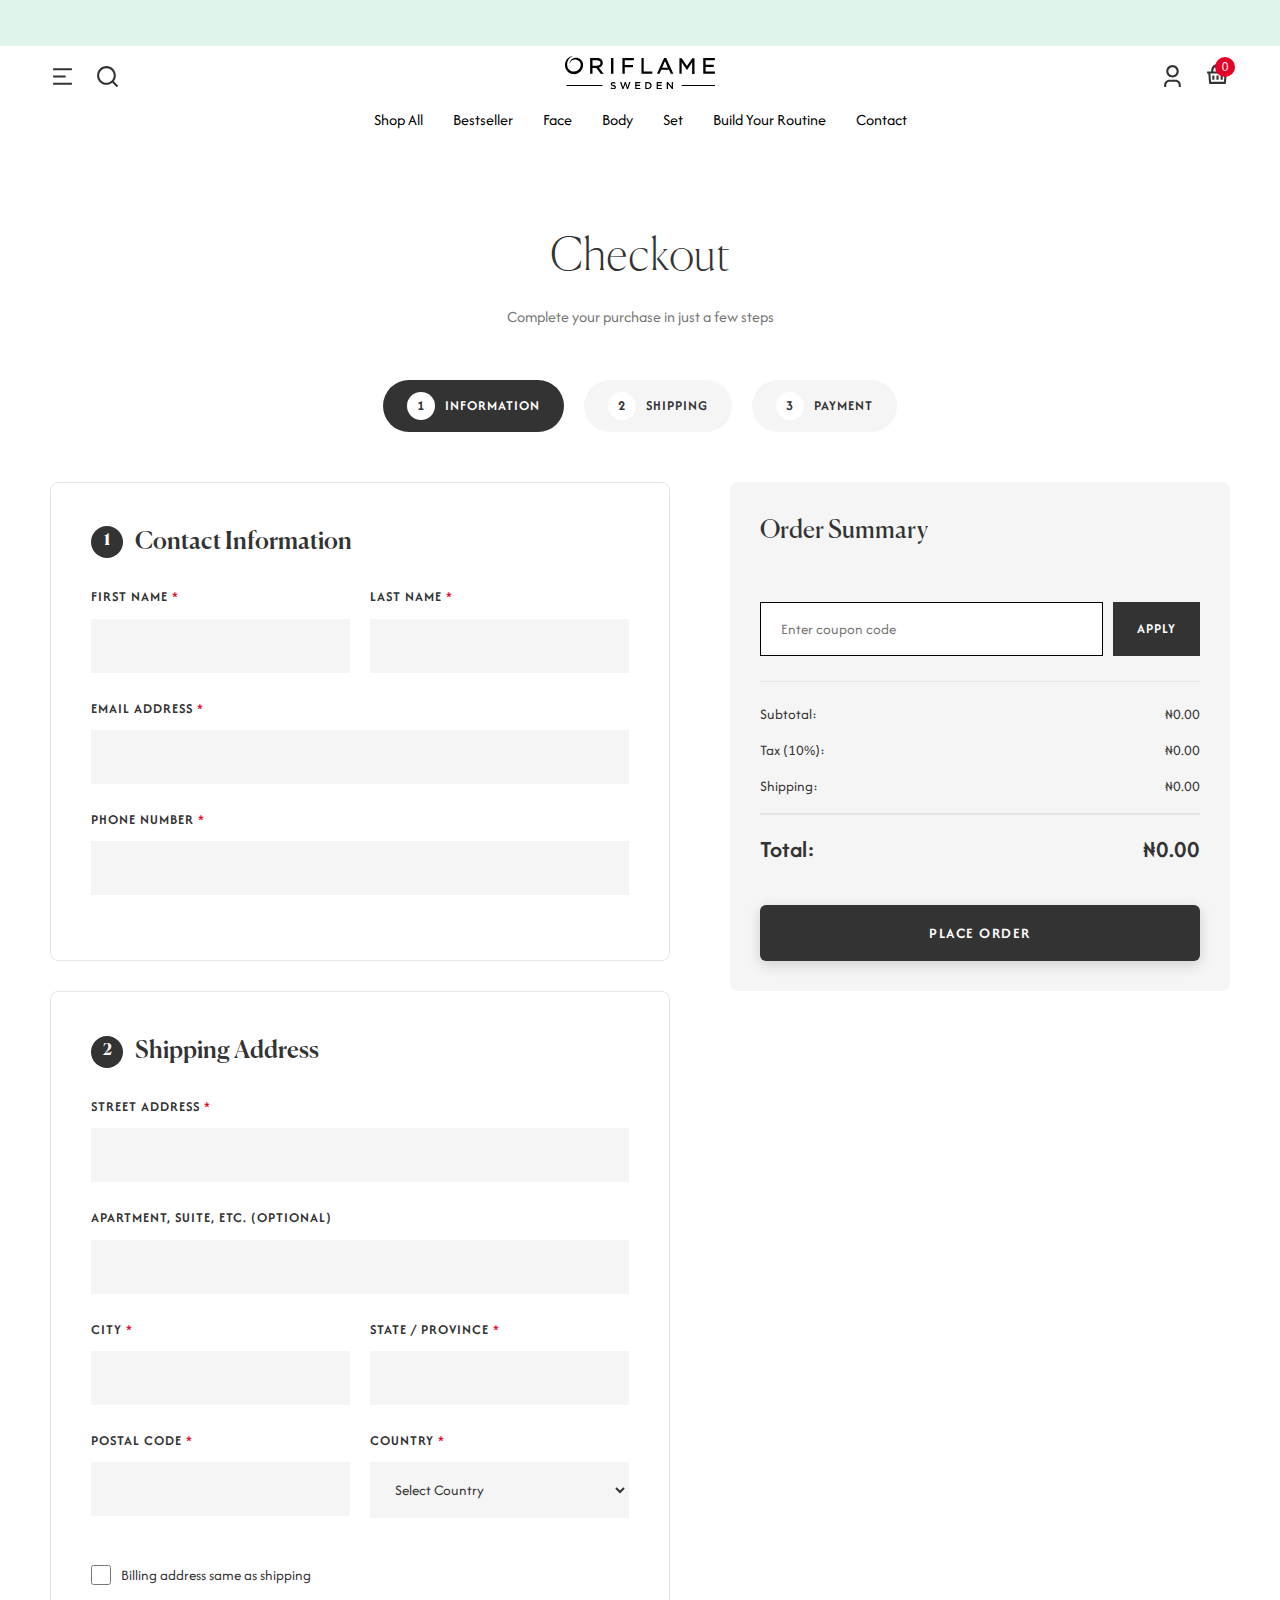
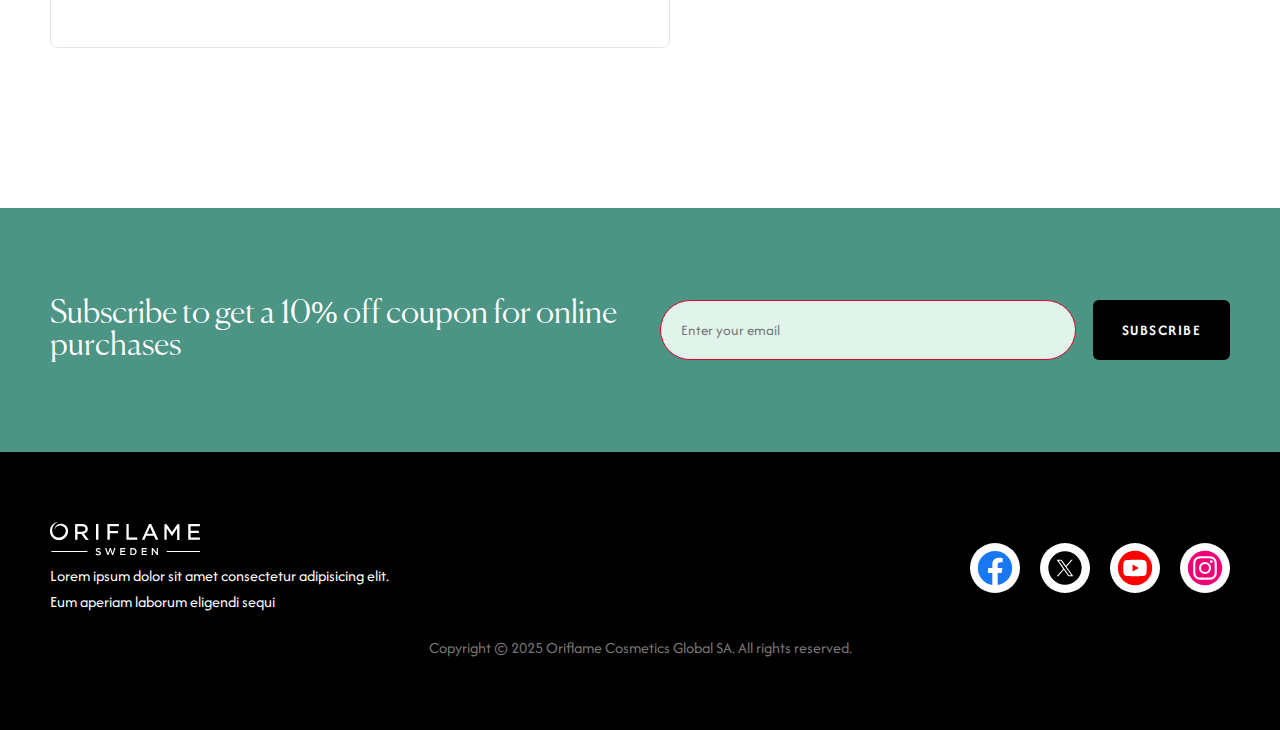
<file: checkout.html>
<!DOCTYPE html>
<html lang="en">

<head>
    <meta charset="UTF-8">
    <meta name="viewport" content="width=device-width, initial-scale=1.0">

    <!-- title -->
    <title>Document</title>

    <!-- favicon -->
    <link rel="apple-touch-icon" sizes="180x180" href="assets/images/favicon/apple-touch-icon.png">
    <link rel="icon" type="image/png" sizes="32x32" href="assets/images/favicon/favicon-32x32.png">
    <link rel="icon" type="image/png" sizes="16x16" href="assets/images/favicon/favicon-16x16.png">
    <!-- <link rel="manifest" href="assets/images/favicon/site.webmanifest"> -->

    <!-- custom css -->
    <link rel="stylesheet" href="assets/css/main.css">
    <link rel="stylesheet" href="assets/css/layout.css">
    <link rel="stylesheet" href="assets/css/checkout.css">
</head>

<body>

    <!-- top bar -->
    <aside class="top-bar">
        <div class="container">
            <div class="sale-banner">
                <p class="sale-banner-text">Free shipping on orders above $150</p>
            </div>
        </div>
    </aside>

    <!-- Header -->
    <header>
        <div class="container">
            <div class="header-actions">
                <button class="toggle-nav action-btn" id="mobileNavBtn">
                    <svg xmlns="http://www.w3.org/2000/svg" viewBox="0 0 24 24" fill="currentColor">
                        <path d="M3 4H21V6H3V4ZM3 11H15V13H3V11ZM3 18H21V20H3V18Z"></path>
                    </svg>
                </button>

                <!-- search btn -->
                <button class="search-btn action-btn"><svg xmlns="http://www.w3.org/2000/svg" viewBox="0 0 24 24"
                        fill="currentColor">
                        <path
                            d="M18.031 16.6168L22.3137 20.8995L20.8995 22.3137L16.6168 18.031C15.0769 19.263 13.124 20 11 20C6.032 20 2 15.968 2 11C2 6.032 6.032 2 11 2C15.968 2 20 6.032 20 11C20 13.124 19.263 15.0769 18.031 16.6168ZM16.0247 15.8748C17.2475 14.6146 18 12.8956 18 11C18 7.1325 14.8675 4 11 4C7.1325 4 4 7.1325 4 11C4 14.8675 7.1325 18 11 18C12.8956 18 14.6146 17.2475 15.8748 16.0247L16.0247 15.8748Z">
                        </path>
                    </svg>
                </button>
            </div>

            <a href="index.html" class="logo">
                <svg xmlns="http://www.w3.org/2000/svg" viewBox="0 0 139 31" data-testid="Presentation-top-area-common"
                    class="frontpage-1vw230l">
                    <path
                        d="M57.98 28.94l-1.595-4.904h-.98L53.81 28.94l-1.593-4.91h-1.23l2.206 6.62h.98l1.716-4.66 1.59 4.66h.98l2.2-6.62h-1.22zM1.334 26.857h33.35v.98H1.334v-.98zm41.318-24.89h2.207v14.59h-2.21V1.967zm10.544 14.59h2.207v-6.13h7.602V8.343h-7.61V3.93h8.46V1.966h-10.66zM8.324 16.8c4.66 0 8.46-3.8 8.46-8.46 0-4.534-3.8-6.62-6.62-6.62-5.518 0-5.886 5.396-5.886 5.396h.13s.98-3.923 4.78-3.923c3.07 0 5.4 2.084 5.4 5.027 0 3.43-2.82 6.25-6.25 6.25-3.31 0-6.372-2.45-6.372-6.87 0-3.44 1.84-6.26 5.027-7.48V0C2.947.61.003 4.17.003 8.33c-.122 4.66 3.68 8.46 8.338 8.46zm36.78 10.056c-1.225-.245-1.593-.49-1.593-.98s.37-.737 1.11-.737c.62 0 1.23.24 1.72.61l.617-.85c-.613-.49-1.47-.86-2.33-.86-1.35 0-2.207.74-2.207 1.96s.73 1.6 2.2 1.96c1.22.25 1.47.49 1.47.98s-.49.86-1.1.86c-.86 0-1.47-.37-2.09-.86l-.74.86c.735.74 1.716 1.11 2.696 1.11 1.35 0 2.33-.73 2.33-1.96 0-1.35-.738-1.84-2.086-2.08zm-9.317-10.3l-4.414-5.884c2.207-.61 3.678-2.2 3.678-4.29 0-2.69-2.2-4.53-5.39-4.53h-6.38v14.59h2.2v-5.4h3.55l4.05 5.4 2.7.126zm-10.3-7.48V3.93h4.047c2.084 0 3.31.86 3.31 2.453s-1.35 2.575-3.31 2.575h-4.047zm40.706 18.76h3.31v-1.102h-3.31V25.14h3.678v-1.103h-4.78v6.498h4.78v-.98H66.2zM91.817 1.844l-6.62 14.713h2.33l1.715-3.8h7.11l1.595 3.8h2.452L93.78 1.844h-1.964zm-1.838 8.95l2.69-6.252 2.69 6.26h-5.4zm18.14-5.026l4.66 6.866.24.368.24-.36 4.536-6.86v10.79h2.207v-14.6h-2.084l-4.904 7.356-4.906-7.356h-2.08v14.59h2.085zm0 21.088h30.89v.98h-30.89v-.98zm22.19-12.383v-4.29h7.6V8.098h-7.6v-4.17h8.58v-1.96h-10.78v14.59h10.79V14.47zM98.93 28.57l-3.557-4.534H94.27v6.498h1.226v-4.536l3.55 4.536h.98v-6.498h-1.1zM72.936 1.968h-2.084v14.59h10.054v-2.084h-7.97zm13.12 25.87h3.31v-1.103h-3.31V25.14h3.677v-1.103H84.95v6.498h4.905v-.98h-3.81zm-9.197-3.8H74.4v6.497h2.453c2.083 0 3.432-1.47 3.432-3.31.122-1.717-1.35-3.188-3.434-3.188zm0 5.516h-1.35V25.14h1.35c1.35 0 2.2.98 2.2 2.206.12 1.226-.86 2.207-2.21 2.207z">
                    </path>
                </svg>
            </a>

            <div class="header-actions">
                <a href="login.html" class="action-btn login-btn">
                    <svg xmlns="http://www.w3.org/2000/svg" viewBox="0 0 24 24" fill="currentColor">
                        <path
                            d="M20 22H18V20C18 18.3431 16.6569 17 15 17H9C7.34315 17 6 18.3431 6 20V22H4V20C4 17.2386 6.23858 15 9 15H15C17.7614 15 20 17.2386 20 20V22ZM12 13C8.68629 13 6 10.3137 6 7C6 3.68629 8.68629 1 12 1C15.3137 1 18 3.68629 18 7C18 10.3137 15.3137 13 12 13ZM12 11C14.2091 11 16 9.20914 16 7C16 4.79086 14.2091 3 12 3C9.79086 3 8 4.79086 8 7C8 9.20914 9.79086 11 12 11Z">
                        </path>
                    </svg>
                </a>

                <button class="action-btn cart-btn" id="openCartMenu">
                    <svg xmlns="http://www.w3.org/2000/svg" viewBox="0 0 24 24" fill="currentColor">
                        <path
                            d="M12.0049 2C15.3186 2 18.0049 4.68629 18.0049 8V9H22.0049V11H20.8379L20.0813 20.083C20.0381 20.6013 19.6048 21 19.0847 21H4.92502C4.40493 21 3.97166 20.6013 3.92847 20.083L3.17088 11H2.00488V9H6.00488V8C6.00488 4.68629 8.69117 2 12.0049 2ZM18.8309 11H5.17788L5.84488 19H18.1639L18.8309 11ZM13.0049 13V17H11.0049V13H13.0049ZM9.00488 13V17H7.00488V13H9.00488ZM17.0049 13V17H15.0049V13H17.0049ZM12.0049 4C9.86269 4 8.1138 5.68397 8.00978 7.80036L8.00488 8V9H16.0049V8C16.0049 5.8578 14.3209 4.10892 12.2045 4.0049L12.0049 4Z">
                        </path>
                    </svg>

                    <span class="cart-badge">
                        0
                    </span>
                </button>
            </div>
        </div>

        <!-- mobile nav -->
        <nav class="mobileNav" id="mobileNav">
            <ul>
                <li><a href="shop.html">shop all</a></li>
                <li><a href="shop.html">bestseller</a></li>
                <li><a href="shop.html">face</a></li>
                <li><a href="shop.html">body</a></li>
                <li><a href="shop.html">set</a></li>
                <li><a href="shop.html">build your routine</a></li>
                <li><a href="shop.html">subscribe & save 10%</a></li>
                <li><a href="shop.html">Help center</a></li>
                <li><a href="shop.html">rewards</a></li>
                <li><a href="shop.html">skincare studio</a></li>
                <li><a href="shop.html">store locator</a></li>
                <li><a href="contact.html">contact</a></li>
            </ul>
        </nav>

        <!-- mobile nav overlay -->
        <div class="mobileNavOverlay" id="mobileNavOverlay"></div>
    </header>

    <!-- nav -->
    <nav class="nav">
        <ul>
            <li><a href="shop.html">shop all</a></li>
            <li><a href="shop.html">bestseller</a></li>
            <li><a href="shop.html">face</a></li>
            <li><a href="shop.html">body</a></li>
            <li><a href="shop.html">set</a></li>
            <li><a href="shop.html">build your routine</a></li>
            <li><a href="contact.html">contact</a></li>
        </ul>
    </nav>

    <!-- search modal -->
    <div class="searchModal  modalAnimation" id="searchModal">
        <div class="modal-content">
            <button class="close-modal" id="closeSearchModal" title="Close">&times;</button>
            <form id="searchForm" autocomplete="off">
                <input type="text" id="searchInput" name="searchInput" placeholder="Search Item" autofocus required>
                <button type="submit"><svg xmlns="http://www.w3.org/2000/svg" width="20" height="20" fill="currentColor"
                        class="bi bi-search" viewBox="0 0 16 16">
                        <path
                            d="M11.742 10.344a6.5 6.5 0 1 0-1.397 1.398h-.001q.044.06.098.115l3.85 3.85a1 1 0 0 0 1.415-1.414l-3.85-3.85a1 1 0 0 0-.115-.1zM12 6.5a5.5 5.5 0 1 1-11 0 5.5 5.5 0 0 1 11 0">
                        </path>
                    </svg></button>
            </form>

            <div class="search-catergories">
                <a href="">Graphic tees </a>
                <a href="">Plain Faces</a>
                <a href="">Vintage Faces</a>
                <a href="">Band tees</a>
                <a href="">Custom Faces</a>
                <a href="">Oversized Faces</a>
                <a href="">Crew neck Faces</a>
            </div>

            <div class="search-history">
                <h3>History

                    <button id="clearSearchHistory">Clear All</button>
                </h3>

                <a href="" class="searchedItem">High Visibility T Shirt Short Sleeve Reflective <svg
                        xmlns="http://www.w3.org/2000/svg" fill="currentColor" class="bi bi-arrow-up-right"
                        viewBox="0 0 16 16">
                        <path fill-rule="evenodd"
                            d="M14 2.5a.5.5 0 0 0-.5-.5h-6a.5.5 0 0 0 0 1h4.793L2.146 13.146a.5.5 0 0 0 .708.708L13 3.707V8.5a.5.5 0 0 0 1 0z" />
                    </svg></a>
                <a href="" class="searchedItem">Short sleeve round neck Face <svg xmlns="http://www.w3.org/2000/svg"
                        fill="currentColor" class="bi bi-arrow-up-right" viewBox="0 0 16 16">
                        <path fill-rule="evenodd"
                            d="M14 2.5a.5.5 0 0 0-.5-.5h-6a.5.5 0 0 0 0 1h4.793L2.146 13.146a.5.5 0 0 0 .708.708L13 3.707V8.5a.5.5 0 0 0 1 0z" />
                    </svg></a>
                <a href="" class="searchedItem">Fashionable oversized hoodie for women <svg
                        xmlns="http://www.w3.org/2000/svg" fill="currentColor" class="bi bi-arrow-up-right"
                        viewBox="0 0 16 16">
                        <path fill-rule="evenodd"
                            d="M14 2.5a.5.5 0 0 0-.5-.5h-6a.5.5 0 0 0 0 1h4.793L2.146 13.146a.5.5 0 0 0 .708.708L13 3.707V8.5a.5.5 0 0 0 1 0z" />
                    </svg></a>
                <a href="" class="searchedItem">Queen fashion long sleeve shirt, basic Face <svg
                        xmlns="http://www.w3.org/2000/svg" fill="currentColor" class="bi bi-arrow-up-right"
                        viewBox="0 0 16 16">
                        <path fill-rule="evenodd"
                            d="M14 2.5a.5.5 0 0 0-.5-.5h-6a.5.5 0 0 0 0 1h4.793L2.146 13.146a.5.5 0 0 0 .708.708L13 3.707V8.5a.5.5 0 0 0 1 0z" />
                    </svg></a>
                <a href="" class="searchedItem">Lee Women's Wrinkle Free Relaxed Fit Straight Leg Pant <svg
                        xmlns="http://www.w3.org/2000/svg" fill="currentColor" class="bi bi-arrow-up-right"
                        viewBox="0 0 16 16">
                        <path fill-rule="evenodd"
                            d="M14 2.5a.5.5 0 0 0-.5-.5h-6a.5.5 0 0 0 0 1h4.793L2.146 13.146a.5.5 0 0 0 .708.708L13 3.707V8.5a.5.5 0 0 0 1 0z" />
                    </svg></a>
                <a href="" class="searchedItem">Women's Summer Oversized Face Casual Office Fashion
                    <svg xmlns="http://www.w3.org/2000/svg" fill="currentColor" class="bi bi-arrow-up-right"
                        viewBox="0 0 16 16">
                        <path fill-rule="evenodd"
                            d="M14 2.5a.5.5 0 0 0-.5-.5h-6a.5.5 0 0 0 0 1h4.793L2.146 13.146a.5.5 0 0 0 .708.708L13 3.707V8.5a.5.5 0 0 0 1 0z" />
                    </svg>
                </a>

                <!--  -->
                <div class="noSearchFound">
                    <div>
                        <svg xmlns="http://www.w3.org/2000/svg" width="16" height="16" fill="currentColor"
                            class="bi bi-emoji-frown" viewBox="0 0 16 16">
                            <path d="M8 15A7 7 0 1 1 8 1a7 7 0 0 1 0 14m0 1A8 8 0 1 0 8 0a8 8 0 0 0 0 16" />
                            <path
                                d="M4.285 12.433a.5.5 0 0 0 .683-.183A3.5 3.5 0 0 1 8 10.5c1.295 0 2.426.703 3.032 1.75a.5.5 0 0 0 .866-.5A4.5 4.5 0 0 0 8 9.5a4.5 4.5 0 0 0-3.898 2.25.5.5 0 0 0 .183.683M7 6.5C7 7.328 6.552 8 6 8s-1-.672-1-1.5S5.448 5 6 5s1 .672 1 1.5m4 0c0 .828-.448 1.5-1 1.5s-1-.672-1-1.5S9.448 5 10 5s1 .672 1 1.5" />
                        </svg>
                        <p>Ooops! No search found</p>
                    </div>
                </div>

            </div>
        </div>
    </div>

    <!-- cart menu -->
    <div class="cart-menu">
        <!-- Cart Section -->
        <section class="cart-menu-section">
            <!-- Cart Header -->
            <div class="cart-menu-header">
                <h2 class="cart-menu-title">Shopping cart</h2>
                <button class="cart-menu-close" aria-label="Close cart">
                    <svg viewBox="0 0 24 24" fill="none" stroke="currentColor" stroke-width="2">
                        <path d="M18 6L6 18M6 6l12 12" />
                    </svg>
                </button>
            </div>

            <!-- Cart Items -->
            <div class="cart-menu-items">
                <div class="cart-menu-item" data-price="20.00">
                    <img src="assets/images/products/1.webp" alt="" loading="lazy" class="cart-menu-item-image">
                    <div class="cart-menu-item-details">
                        <div class="cart-menu-item-category">Face</div>
                        <h4 class="cart-menu-item-name">Queen fashion long sleeve shirt, basic Face</h4>
                        <div class="cart-menu-item-meta">
                            <span>Price: <span>$20.00</span></span>
                        </div>
                        <div class="cart-menu-item-footer">
                            <div class="cart-menu-item-quantity">
                                <button class="qty-btn qty-decrease" aria-label="Decrease quantity">−</button>
                                <span class="qty-value">1</span>
                                <button class="qty-btn qty-increase" aria-label="Increase quantity">+</button>
                            </div>
                            <span class="cart-menu-item-price">$20.00</span>
                        </div>
                    </div>
                    <button class="cart-menu-item-remove" aria-label="Remove item">
                        <svg xmlns="http://www.w3.org/2000/svg" viewBox="0 0 24 24" fill="currentColor">
                            <path
                                d="M4 8H20V21C20 21.5523 19.5523 22 19 22H5C4.44772 22 4 21.5523 4 21V8ZM6 10V20H18V10H6ZM9 12H11V18H9V12ZM13 12H15V18H13V12ZM7 5V3C7 2.44772 7.44772 2 8 2H16C16.5523 2 17 2.44772 17 3V5H22V7H2V5H7ZM9 4V5H15V4H9Z">
                            </path>
                        </svg>
                    </button>
                </div>

                <div class="cart-menu-item" data-price="24.99">
                    <img src="assets/images/products/2.webp" alt="" class="cart-menu-item-image">
                    <div class="cart-menu-item-details">
                        <div class="cart-menu-item-category">Face</div>
                        <h4 class="cart-menu-item-name">Face Oil</h4>
                        <div class="cart-menu-item-meta">
                            <span>Price: <span>$24.00</span></span>
                        </div>
                        <div class="cart-menu-item-footer">
                            <div class="cart-menu-item-quantity">
                                <button class="qty-btn qty-decrease" aria-label="Decrease quantity">−</button>
                                <span class="qty-value">1</span>
                                <button class="qty-btn qty-increase" aria-label="Increase quantity">+</button>
                            </div>
                            <span class="cart-menu-item-price">$24.99</span>
                        </div>
                    </div>
                    <button class="cart-menu-item-remove" aria-label="Remove item">
                        <svg xmlns="http://www.w3.org/2000/svg" viewBox="0 0 24 24" fill="currentColor">
                            <path
                                d="M4 8H20V21C20 21.5523 19.5523 22 19 22H5C4.44772 22 4 21.5523 4 21V8ZM6 10V20H18V10H6ZM9 12H11V18H9V12ZM13 12H15V18H13V12ZM7 5V3C7 2.44772 7.44772 2 8 2H16C16.5523 2 17 2.44772 17 3V5H22V7H2V5H7ZM9 4V5H15V4H9Z">
                            </path>
                        </svg>
                    </button>
                </div>

                <div class="cart-menu-item" data-price="18.99">
                    <img src="assets/images/products/3.webp" alt="" class="cart-menu-item-image">
                    <div class="cart-menu-item-details">
                        <div class="cart-menu-item-category">Body</div>
                        <h4 class="cart-menu-item-name">Cream</h4>
                        <div class="cart-menu-item-meta">
                            <span>Price: <span>$18.99</span></span>
                        </div>
                        <div class="cart-menu-item-footer">
                            <div class="cart-menu-item-quantity">
                                <button class="qty-btn qty-decrease" aria-label="Decrease quantity">−</button>
                                <span class="qty-value">1</span>
                                <button class="qty-btn qty-increase" aria-label="Increase quantity">+</button>
                            </div>
                            <span class="cart-menu-item-price">$18.99</span>
                        </div>
                    </div>
                    <button class="cart-menu-item-remove" aria-label="Remove item">
                        <svg xmlns="http://www.w3.org/2000/svg" viewBox="0 0 24 24" fill="currentColor">
                            <path
                                d="M4 8H20V21C20 21.5523 19.5523 22 19 22H5C4.44772 22 4 21.5523 4 21V8ZM6 10V20H18V10H6ZM9 12H11V18H9V12ZM13 12H15V18H13V12ZM7 5V3C7 2.44772 7.44772 2 8 2H16C16.5523 2 17 2.44772 17 3V5H22V7H2V5H7ZM9 4V5H15V4H9Z">
                            </path>
                        </svg>
                    </button>
                </div>

                <div class="cart-menu-item" data-price="22.50">
                    <img src="assets/images/products/1.webp" alt="" class="cart-menu-item-image">
                    <div class="cart-menu-item-details">
                        <div class="cart-menu-item-category">Body</div>
                        <h4 class="cart-menu-item-name">Oil oil oil</h4>
                        <div class="cart-menu-item-meta">
                            <span>Price: <span>$22.50</span></span>
                        </div>
                        <div class="cart-menu-item-footer">
                            <div class="cart-menu-item-quantity">
                                <button class="qty-btn qty-decrease" aria-label="Decrease quantity">−</button>
                                <span class="qty-value">1</span>
                                <button class="qty-btn qty-increase" aria-label="Increase quantity">+</button>
                            </div>
                            <span class="cart-menu-item-price">$22.50</span>
                        </div>
                    </div>
                    <button class="cart-menu-item-remove" aria-label="Remove item">
                        <svg xmlns="http://www.w3.org/2000/svg" viewBox="0 0 24 24" fill="currentColor">
                            <path
                                d="M4 8H20V21C20 21.5523 19.5523 22 19 22H5C4.44772 22 4 21.5523 4 21V8ZM6 10V20H18V10H6ZM9 12H11V18H9V12ZM13 12H15V18H13V12ZM7 5V3C7 2.44772 7.44772 2 8 2H16C16.5523 2 17 2.44772 17 3V5H22V7H2V5H7ZM9 4V5H15V4H9Z">
                            </path>
                        </svg>
                    </button>
                </div>
            </div>

            <!-- Cart Footer -->
            <div class="cart-menu-footer">
                <div class="cart-menu-subtotal">
                    <div>
                        <div class="cart-menu-subtotal-label">Subtotal <span class="cart-menu-subtotal-count">(4
                                item)</span>
                        </div>
                    </div>
                    <div class="cart-menu-subtotal-amount">$86.48</div>
                </div>

                <div class="cart-menu-progress">
                    <div class="cart-menu-progress-bar">
                        <div class="cart-menu-progress-fill" style="width: 85%;"></div>
                    </div>
                    <p class="cart-menu-progress-text">Add <span class="cart-menu-progress-amount">$15.40</span> to cart
                        and get
                        free shipping!</p>
                </div>

                <div class="cart-menu-buttons">
                    <button class="cart-menu-button btn btn-primary btn-secondary">clear cart</button>
                    <a href="checkout.html" class="cart-menu-button btn btn-primary">Check out</a>
                </div>

                <div class="cart-menu-shipping-info">
                    <svg viewBox="0 0 24 24" fill="none" stroke="currentColor" stroke-width="2">
                        <rect x="1" y="3" width="15" height="13"></rect>
                        <polygon points="16 8 20 8 23 11 23 16 16 16 16 8"></polygon>
                        <circle cx="5.5" cy="18.5" r="2.5"></circle>
                        <circle cx="18.5" cy="18.5" r="2.5"></circle>
                    </svg>
                    <span>Free shipping on all orders over $150</span>
                </div>
            </div>
        </section>
    </div>

    <!-- Mobile Overlay -->
    <div class="overlay" id="overlay"></div>

    <!-- main -->
    <main class="main-container">
        <section>
            <div class="container">
                <!-- Header -->
                <div class="checkout-header">
                    <h1>Checkout</h1>
                    <p>Complete your purchase in just a few steps</p>
                </div>

                <!-- Progress Steps -->
                <div class="checkout-steps">
                    <div class="step active" data-step="1">
                        <div class="step-number">1</div>
                        <span>Information</span>
                    </div>
                    <div class="step" data-step="2">
                        <div class="step-number">2</div>
                        <span>Shipping</span>
                    </div>
                    <div class="step" data-step="3">
                        <div class="step-number">3</div>
                        <span>Payment</span>
                    </div>
                </div>

                <!-- Main Content -->
                <div class="checkout-wrapper">

                    <!-- Left Column - Forms -->
                    <div class="checkout-main">
                        <!-- Contact Information -->
                        <div class="checkout-section">
                            <h2 class="section-title">
                                <span class="section-number">1</span>
                                Contact Information
                            </h2>
                            <form id="contactForm">
                                <div class="form-row">
                                    <div class="form-group">
                                        <label class="important">First Name</label>
                                        <input type="text" name="firstName" required>
                                    </div>
                                    <div class="form-group">
                                        <label class="important">Last Name</label>
                                        <input type="text" name="lastName" required>
                                    </div>
                                </div>
                                <div class="form-group">
                                    <label class="important">Email Address</label>
                                    <input type="email" name="email" required>
                                </div>
                                <div class="form-group">
                                    <label class="important">Phone Number</label>
                                    <input type="tel" name="phone" required>
                                </div>
                            </form>
                        </div>

                        <!-- Shipping Address -->
                        <div class="checkout-section">
                            <h2 class="section-title">
                                <span class="section-number">2</span>
                                Shipping Address
                            </h2>
                            <form id="shippingForm">
                                <div class="form-group">
                                    <label class="important">Street Address</label>
                                    <input type="text" name="address" required>
                                </div>
                                <div class="form-group">
                                    <label>Apartment, suite, etc. (optional)</label>
                                    <input type="text" name="apartment">
                                </div>
                                <div class="form-row">
                                    <div class="form-group">
                                        <label class="important">City</label>
                                        <input type="text" name="city" required>
                                    </div>
                                    <div class="form-group">
                                        <label class="important">State / Province</label>
                                        <input type="text" name="state" required>
                                    </div>
                                </div>
                                <div class="form-row">
                                    <div class="form-group">
                                        <label class="important">Postal Code</label>
                                        <input type="text" name="postalCode" required>
                                    </div>
                                    <div class="form-group">
                                        <label class="important">Country</label>
                                        <select name="country" required>
                                            <option value="">Select Country</option>
                                            <option value="US">United States</option>
                                            <option value="CA">Canada</option>
                                            <option value="UK">United Kingdom</option>
                                            <option value="NG">Nigeria</option>
                                            <option value="GH">Ghana</option>
                                        </select>
                                    </div>
                                </div>

                                <div class="checkbox-group">
                                    <input type="checkbox" id="sameAsBilling">
                                    <label for="sameAsBilling">Billing address same as shipping</label>
                                </div>
                            </form>
                        </div>

                        <!-- Payment Method -->
                        <!-- <div class="checkout-section">
                            <h2 class="section-title">
                                <span class="section-number">3</span>
                                Payment Method
                            </h2>
                            <div class="payment-methods">
                                <label class="payment-method selected">
                                    <input type="radio" name="payment" value="card" checked>
                                    <div class="payment-icon">💳</div>
                                    <div class="payment-details">
                                        <div class="payment-name">Credit / Debit Card</div>
                                        <div class="payment-description">Pay securely with your card</div>
                                    </div>
                                </label>

                                <label class="payment-method">
                                    <input type="radio" name="payment" value="paypal">
                                    <div class="payment-icon">🅿️</div>
                                    <div class="payment-details">
                                        <div class="payment-name">PayPal</div>
                                        <div class="payment-description">Fast and secure payment</div>
                                    </div>
                                </label>

                                <label class="payment-method">
                                    <input type="radio" name="payment" value="bank">
                                    <div class="payment-icon">🏦</div>
                                    <div class="payment-details">
                                        <div class="payment-name">Bank Transfer</div>
                                        <div class="payment-description">Direct bank transfer</div>
                                    </div>
                                </label>

                                <label class="payment-method">
                                    <input type="radio" name="payment" value="cod">
                                    <div class="payment-icon">💵</div>
                                    <div class="payment-details">
                                        <div class="payment-name">Cash on Delivery</div>
                                        <div class="payment-description">Pay when you receive</div>
                                    </div>
                                </label>
                            </div>

                            <div id="cardDetails" style="margin-top: 25px;">
                                <div class="form-group">
                                    <label class="important">Card Number</label>
                                    <input type="text" placeholder="1234 5678 9012 3456" maxlength="19">
                                </div>
                                <div class="form-row">
                                    <div class="form-group">
                                        <label class="important">Expiry Date</label>
                                        <input type="text" placeholder="MM/YY" maxlength="5">
                                    </div>
                                    <div class="form-group">
                                        <label class="important">CVV</label>
                                        <input type="text" placeholder="123" maxlength="3">
                                    </div>
                                </div>
                            </div>
                        </div> -->

                        <!-- Order Notes -->
                        <!-- <div class="checkout-section">
                            <h2 class="section-title">Order Notes (Optional)</h2>
                            <div class="form-group">
                                <textarea placeholder="Any special instructions for your order..."></textarea>
                            </div>
                        </div> -->
                    </div>

                    <!-- Right Column - Order Summary -->
                    <div class="checkout-sidebar">
                        <div class="order-summary">
                            <h3 class="summary-title">Order Summary</h3>

                            <div id="orderItems" class="summary-items">
                                <!-- Items will be populated by JavaScript -->
                            </div>

                            <!-- Coupon Section -->
                            <div class="coupon-section">
                                <div class="coupon-form form-group">
                                    <input type="text" id="couponCode" placeholder="Enter coupon code" class="coupon-input">
                                    <button class="coupon-btn" onclick="applyCoupon()">Apply</button>
                                </div>
                                <div id="couponApplied" style="display: none;" class="coupon-applied">
                                    <span class="coupon-applied-text"></span>
                                    <button class="coupon-remove" onclick="removeCoupon()">Remove</button>
                                </div>
                            </div>

                            <!-- Totals -->
                            <div class="summary-totals">
                                <div class="summary-row">
                                    <span>Subtotal:</span>
                                    <span id="summarySubtotal">₦0.00</span>
                                </div>
                                <div class="summary-row">
                                    <span>Tax (10%):</span>
                                    <span id="summaryTax">₦0.00</span>
                                </div>
                                <div class="summary-row">
                                    <span>Shipping:</span>
                                    <span id="summaryShipping">₦0.00</span>
                                </div>
                                <div class="summary-row discount" id="discountRow" style="display: none;">
                                    <span>Discount:</span>
                                    <span id="summaryDiscount">-₦0.00</span>
                                </div>
                                <div class="summary-row total">
                                    <span>Total:</span>
                                    <span id="summaryTotal">₦0.00</span>
                                </div>
                            </div>

                            <button class="btn btn-primary" onclick="placeOrder()" style="margin-top: 25px;">
                                Place Order
                            </button>
                        </div>
                    </div>
                </div>
            </div>
        </section>

        <!-- newsletter -->
        <div class="newsletter">
            <div class="container">
                <h1>Subscribe to get a 10% off coupon for online purchases</h1>

                <form action="">
                    <input type="email" name="newsletter-email" id="newsletter-email" placeholder="Enter your email">
                    <button type="submit" class="btn-secondary btn">Subscribe</button>
                </form>
            </div>
        </div>
    </main>

    <!-- footer -->
    <footer>
        <div class="container">
            <div class="footer-content ">
                <div class="footer-row">
                    <div class="footer-col">
                        <a href="index.html" class="logo">
                            <svg xmlns="http://www.w3.org/2000/svg" viewBox="0 0 139 31"
                                data-testid="Presentation-top-area-common" class="frontpage-1vw230l">
                                <path
                                    d="M57.98 28.94l-1.595-4.904h-.98L53.81 28.94l-1.593-4.91h-1.23l2.206 6.62h.98l1.716-4.66 1.59 4.66h.98l2.2-6.62h-1.22zM1.334 26.857h33.35v.98H1.334v-.98zm41.318-24.89h2.207v14.59h-2.21V1.967zm10.544 14.59h2.207v-6.13h7.602V8.343h-7.61V3.93h8.46V1.966h-10.66zM8.324 16.8c4.66 0 8.46-3.8 8.46-8.46 0-4.534-3.8-6.62-6.62-6.62-5.518 0-5.886 5.396-5.886 5.396h.13s.98-3.923 4.78-3.923c3.07 0 5.4 2.084 5.4 5.027 0 3.43-2.82 6.25-6.25 6.25-3.31 0-6.372-2.45-6.372-6.87 0-3.44 1.84-6.26 5.027-7.48V0C2.947.61.003 4.17.003 8.33c-.122 4.66 3.68 8.46 8.338 8.46zm36.78 10.056c-1.225-.245-1.593-.49-1.593-.98s.37-.737 1.11-.737c.62 0 1.23.24 1.72.61l.617-.85c-.613-.49-1.47-.86-2.33-.86-1.35 0-2.207.74-2.207 1.96s.73 1.6 2.2 1.96c1.22.25 1.47.49 1.47.98s-.49.86-1.1.86c-.86 0-1.47-.37-2.09-.86l-.74.86c.735.74 1.716 1.11 2.696 1.11 1.35 0 2.33-.73 2.33-1.96 0-1.35-.738-1.84-2.086-2.08zm-9.317-10.3l-4.414-5.884c2.207-.61 3.678-2.2 3.678-4.29 0-2.69-2.2-4.53-5.39-4.53h-6.38v14.59h2.2v-5.4h3.55l4.05 5.4 2.7.126zm-10.3-7.48V3.93h4.047c2.084 0 3.31.86 3.31 2.453s-1.35 2.575-3.31 2.575h-4.047zm40.706 18.76h3.31v-1.102h-3.31V25.14h3.678v-1.103h-4.78v6.498h4.78v-.98H66.2zM91.817 1.844l-6.62 14.713h2.33l1.715-3.8h7.11l1.595 3.8h2.452L93.78 1.844h-1.964zm-1.838 8.95l2.69-6.252 2.69 6.26h-5.4zm18.14-5.026l4.66 6.866.24.368.24-.36 4.536-6.86v10.79h2.207v-14.6h-2.084l-4.904 7.356-4.906-7.356h-2.08v14.59h2.085zm0 21.088h30.89v.98h-30.89v-.98zm22.19-12.383v-4.29h7.6V8.098h-7.6v-4.17h8.58v-1.96h-10.78v14.59h10.79V14.47zM98.93 28.57l-3.557-4.534H94.27v6.498h1.226v-4.536l3.55 4.536h.98v-6.498h-1.1zM72.936 1.968h-2.084v14.59h10.054v-2.084h-7.97zm13.12 25.87h3.31v-1.103h-3.31V25.14h3.677v-1.103H84.95v6.498h4.905v-.98h-3.81zm-9.197-3.8H74.4v6.497h2.453c2.083 0 3.432-1.47 3.432-3.31.122-1.717-1.35-3.188-3.434-3.188zm0 5.516h-1.35V25.14h1.35c1.35 0 2.2.98 2.2 2.206.12 1.226-.86 2.207-2.21 2.207z">
                                </path>
                            </svg>
                        </a>

                        <p>Lorem ipsum dolor sit amet consectetur adipisicing elit. Eum aperiam laborum eligendi
                            sequi</p>
                    </div>

                    <div class="socials">
                        <a aria-label="Facebook" title="Facebook" data-testid="Presentation-footer-social-media-icon"
                            href="http://www.facebook.com/162469850615072"><svg
                                class="MuiSvgIcon-root MuiSvgIcon-fontSizeInherit base-MuiOriSocialIcon-icon products-app-emotion-mgbdy8"
                                focusable="false" aria-hidden="true" viewBox="0 0 24 24" data-testid="FacebookIcon">
                                <path fill="#1877F2"
                                    d="M20.227 12.05A8.227 8.227 0 0 0 12 3.823a8.227 8.227 0 0 0-1.285 16.354v-5.749H8.626V12.05h2.089v-1.813c0-2.062 1.228-3.201 3.108-3.201.9 0 1.842.161 1.842.161v2.024h-1.037c-1.022 0-1.341.634-1.341 1.285v1.543h2.282l-.365 2.378h-1.917v5.749a8.23 8.23 0 0 0 6.942-8.127z">
                                </path>
                            </svg></a>
                        <a aria-label="Twitter" title="Twitter" data-testid="Presentation-footer-social-media-icon"
                            href="https://twitter.com/OriflameNigeria"><svg
                                class="MuiSvgIcon-root MuiSvgIcon-fontSizeInherit base-MuiOriSocialIcon-icon products-app-emotion-mgbdy8"
                                focusable="false" aria-hidden="true" viewBox="0 0 24 24" data-testid="XRingIcon">
                                <path fill="#000001" d="M12 4a8 8 0 1 1 0 16 8 8 0 0 1 0-16"></path>
                                <path fill="#fff"
                                    d="M12.761 11.388 15.74 8h-.706l-2.585 2.941L10.382 8H8l3.123 4.448L8 16h.706l2.73-3.106L13.619 16H16zm-.967 1.099-.316-.443L8.96 8.52h1.084l2.032 2.844.316.443 2.642 3.697H13.95z">
                                </path>
                            </svg></a>
                        <a aria-label="YouTube" title="YouTube" data-testid="Presentation-footer-social-media-icon"
                            href="https://www.youtube.com/oriflamenigeria"><svg
                                class="MuiSvgIcon-root MuiSvgIcon-fontSizeInherit base-MuiOriSocialIcon-icon products-app-emotion-mgbdy8"
                                focusable="false" aria-hidden="true" viewBox="0 0 24 24" data-testid="YoutubeRingIcon">
                                <path fill="red" d="m10.84 13.686 2.965-1.687-2.965-1.685z"></path>
                                <path fill="red"
                                    d="M12 3.75a8.25 8.25 0 1 0 0 16.5 8.25 8.25 0 0 0 0-16.5m5.435 10.999c-.131.49-.513.874-1.003 1.007-.875.237-4.396.24-4.432.24s-3.558-.003-4.432-.239a1.43 1.43 0 0 1-1.003-1.009A15 15 0 0 1 6.328 12c-.005-.921.074-1.841.237-2.748.13-.491.513-.876 1.003-1.009.874-.236 4.396-.239 4.431-.239s3.557.003 4.432.239c.49.134.873.518 1.003 1.01.163.907.242 1.827.237 2.748.005.921-.074 1.841-.237 2.748z">
                                </path>
                            </svg></a>
                        <a aria-label="Instagram" title="Instagram" data-testid="Presentation-footer-social-media-icon"
                            href="https://www.instagram.com/oriflamenigeria/"><svg
                                class="MuiSvgIcon-root MuiSvgIcon-fontSizeInherit base-MuiOriSocialIcon-icon products-app-emotion-mgbdy8"
                                focusable="false" aria-hidden="true" viewBox="0 0 24 24"
                                data-testid="InstagramRingIcon">
                                <path fill="#F00075"
                                    d="M16.421 8.655c-.103-.265-.226-.454-.424-.652s-.387-.321-.652-.424c-.2-.078-.5-.17-1.053-.195-.598-.027-.777-.033-2.292-.033s-1.694.006-2.292.033c-.553.025-.853.118-1.053.195-.265.103-.454.226-.652.424s-.321.387-.424.652c-.078.2-.17.5-.195 1.053-.027.598-.033.777-.033 2.292s.006 1.694.033 2.292c.025.553.118.853.195 1.053.103.265.226.454.424.652s.387.321.652.424c.2.078.5.17 1.053.195.598.027.777.033 2.292.033s1.694-.006 2.292-.033c.553-.025.853-.118 1.053-.195.265-.103.454-.226.652-.424s.321-.387.424-.652c.078-.2.17-.5.195-1.053.027-.598.033-.777.033-2.292s-.006-1.694-.033-2.292c-.025-.553-.118-.853-.195-1.053M12 14.913a2.913 2.913 0 1 1 0-5.827 2.913 2.913 0 0 1 0 5.827m3.028-5.26a.681.681 0 1 1 0-1.362.681.681 0 0 1 0 1.362">
                                </path>
                                <path fill="#F00075" d="M13.891 12a1.89 1.89 0 1 1-3.782 0 1.89 1.89 0 0 1 3.782 0">
                                </path>
                                <path fill="#F00075"
                                    d="M12 3.75a8.25 8.25 0 1 0 0 16.5 8.25 8.25 0 0 0 0-16.5m5.638 10.588c-.027.604-.123 1.016-.263 1.377-.145.373-.339.689-.654 1.005s-.632.509-1.005.654c-.361.14-.773.236-1.377.264s-.798.034-2.338.034-1.733-.007-2.338-.034c-.604-.027-1.016-.123-1.377-.264-.373-.145-.689-.339-1.005-.654s-.509-.632-.654-1.005c-.14-.361-.236-.773-.264-1.377S6.329 13.54 6.329 12s.007-1.734.034-2.338.123-1.016.264-1.377c.145-.373.339-.689.654-1.005s.632-.509 1.005-.654c.361-.14.773-.236 1.377-.264s.798-.034 2.338-.034 1.734.007 2.338.034 1.016.123 1.377.264c.373.145.689.339 1.005.654s.509.632.654 1.005c.14.361.236.773.263 1.377s.034.798.034 2.338-.007 1.734-.034 2.338">
                                </path>
                            </svg></a>
                    </div>
                </div>
            </div>

            <p class="footer-copyright-text">Copyright © 2025 Oriflame Cosmetics Global SA. All rights reserved.</p>
        </div>
    </footer>

    <script src="assets/js/cart.js"></script>
    <script src="assets/js/layout.js"></script>
    <script type="module" src="assets/js/main.js"></script>
    <script src="assets/js/checkout.js"></script>
</body>

</html>
</file>
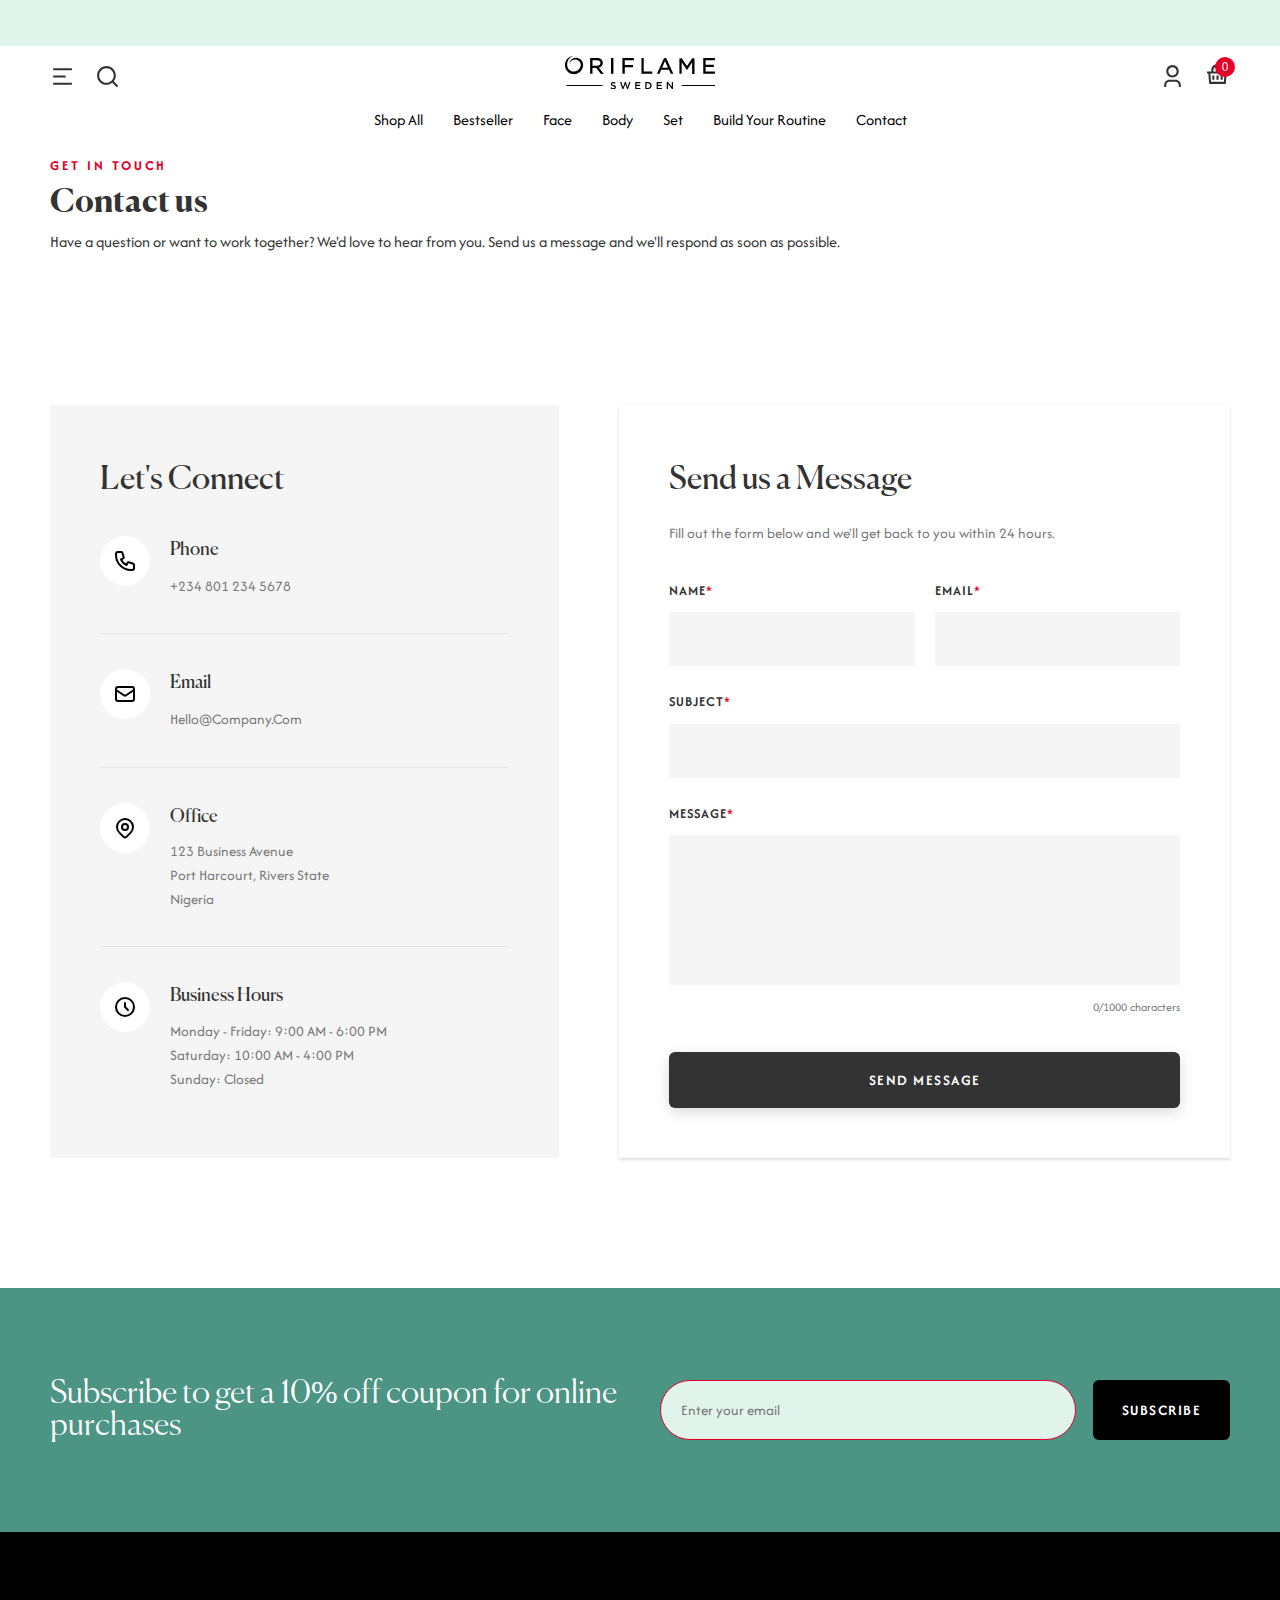
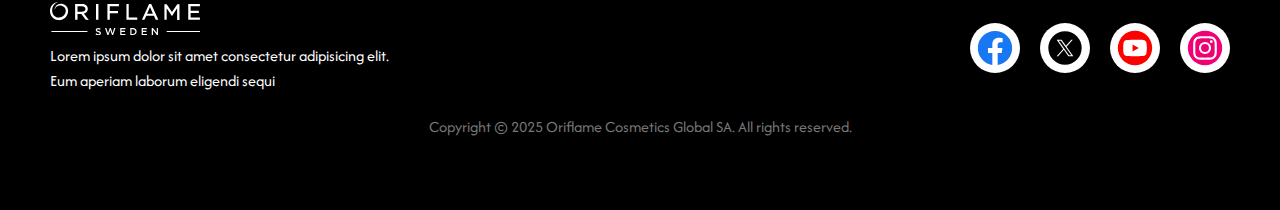
<file: contact.html>
<!DOCTYPE html>
<html lang="en">

<head>
    <meta charset="UTF-8">
    <meta name="viewport" content="width=device-width, initial-scale=1.0">

    <!-- title -->
    <title>Document</title>

    <!-- favicon -->
    <link rel="apple-touch-icon" sizes="180x180" href="assets/images/favicon/apple-touch-icon.png">
    <link rel="icon" type="image/png" sizes="32x32" href="assets/images/favicon/favicon-32x32.png">
    <link rel="icon" type="image/png" sizes="16x16" href="assets/images/favicon/favicon-16x16.png">
    <!-- <link rel="manifest" href="assets/images/favicon/site.webmanifest"> -->

    <!-- custom css -->
    <link rel="stylesheet" href="assets/css/main.css">
    <link rel="stylesheet" href="assets/css/layout.css">
    <link rel="stylesheet" href="assets/css/style.css">
    <link rel="stylesheet" href="assets/css/contact.css">
</head>

<body>

    <!-- top bar -->
    <aside class="top-bar">
        <div class="container">
            <div class="sale-banner">
                <p class="sale-banner-text">Free shipping on orders above $150</p>
            </div>
        </div>
    </aside>

    <!-- Header -->
    <header>
        <div class="container">
            <div class="header-actions">
                <button class="toggle-nav action-btn" id="mobileNavBtn">
                    <svg xmlns="http://www.w3.org/2000/svg" viewBox="0 0 24 24" fill="currentColor">
                        <path d="M3 4H21V6H3V4ZM3 11H15V13H3V11ZM3 18H21V20H3V18Z"></path>
                    </svg>
                </button>

                <!-- search btn -->
                <button class="search-btn action-btn"><svg xmlns="http://www.w3.org/2000/svg" viewBox="0 0 24 24"
                        fill="currentColor">
                        <path
                            d="M18.031 16.6168L22.3137 20.8995L20.8995 22.3137L16.6168 18.031C15.0769 19.263 13.124 20 11 20C6.032 20 2 15.968 2 11C2 6.032 6.032 2 11 2C15.968 2 20 6.032 20 11C20 13.124 19.263 15.0769 18.031 16.6168ZM16.0247 15.8748C17.2475 14.6146 18 12.8956 18 11C18 7.1325 14.8675 4 11 4C7.1325 4 4 7.1325 4 11C4 14.8675 7.1325 18 11 18C12.8956 18 14.6146 17.2475 15.8748 16.0247L16.0247 15.8748Z">
                        </path>
                    </svg>
                </button>
            </div>

            <a href="index.html" class="logo">
                <svg xmlns="http://www.w3.org/2000/svg" viewBox="0 0 139 31" data-testid="Presentation-top-area-common"
                    class="frontpage-1vw230l">
                    <path
                        d="M57.98 28.94l-1.595-4.904h-.98L53.81 28.94l-1.593-4.91h-1.23l2.206 6.62h.98l1.716-4.66 1.59 4.66h.98l2.2-6.62h-1.22zM1.334 26.857h33.35v.98H1.334v-.98zm41.318-24.89h2.207v14.59h-2.21V1.967zm10.544 14.59h2.207v-6.13h7.602V8.343h-7.61V3.93h8.46V1.966h-10.66zM8.324 16.8c4.66 0 8.46-3.8 8.46-8.46 0-4.534-3.8-6.62-6.62-6.62-5.518 0-5.886 5.396-5.886 5.396h.13s.98-3.923 4.78-3.923c3.07 0 5.4 2.084 5.4 5.027 0 3.43-2.82 6.25-6.25 6.25-3.31 0-6.372-2.45-6.372-6.87 0-3.44 1.84-6.26 5.027-7.48V0C2.947.61.003 4.17.003 8.33c-.122 4.66 3.68 8.46 8.338 8.46zm36.78 10.056c-1.225-.245-1.593-.49-1.593-.98s.37-.737 1.11-.737c.62 0 1.23.24 1.72.61l.617-.85c-.613-.49-1.47-.86-2.33-.86-1.35 0-2.207.74-2.207 1.96s.73 1.6 2.2 1.96c1.22.25 1.47.49 1.47.98s-.49.86-1.1.86c-.86 0-1.47-.37-2.09-.86l-.74.86c.735.74 1.716 1.11 2.696 1.11 1.35 0 2.33-.73 2.33-1.96 0-1.35-.738-1.84-2.086-2.08zm-9.317-10.3l-4.414-5.884c2.207-.61 3.678-2.2 3.678-4.29 0-2.69-2.2-4.53-5.39-4.53h-6.38v14.59h2.2v-5.4h3.55l4.05 5.4 2.7.126zm-10.3-7.48V3.93h4.047c2.084 0 3.31.86 3.31 2.453s-1.35 2.575-3.31 2.575h-4.047zm40.706 18.76h3.31v-1.102h-3.31V25.14h3.678v-1.103h-4.78v6.498h4.78v-.98H66.2zM91.817 1.844l-6.62 14.713h2.33l1.715-3.8h7.11l1.595 3.8h2.452L93.78 1.844h-1.964zm-1.838 8.95l2.69-6.252 2.69 6.26h-5.4zm18.14-5.026l4.66 6.866.24.368.24-.36 4.536-6.86v10.79h2.207v-14.6h-2.084l-4.904 7.356-4.906-7.356h-2.08v14.59h2.085zm0 21.088h30.89v.98h-30.89v-.98zm22.19-12.383v-4.29h7.6V8.098h-7.6v-4.17h8.58v-1.96h-10.78v14.59h10.79V14.47zM98.93 28.57l-3.557-4.534H94.27v6.498h1.226v-4.536l3.55 4.536h.98v-6.498h-1.1zM72.936 1.968h-2.084v14.59h10.054v-2.084h-7.97zm13.12 25.87h3.31v-1.103h-3.31V25.14h3.677v-1.103H84.95v6.498h4.905v-.98h-3.81zm-9.197-3.8H74.4v6.497h2.453c2.083 0 3.432-1.47 3.432-3.31.122-1.717-1.35-3.188-3.434-3.188zm0 5.516h-1.35V25.14h1.35c1.35 0 2.2.98 2.2 2.206.12 1.226-.86 2.207-2.21 2.207z">
                    </path>
                </svg>
            </a>

            <div class="header-actions">
                <a href="login.html" class="action-btn login-btn">
                    <svg xmlns="http://www.w3.org/2000/svg" viewBox="0 0 24 24" fill="currentColor">
                        <path
                            d="M20 22H18V20C18 18.3431 16.6569 17 15 17H9C7.34315 17 6 18.3431 6 20V22H4V20C4 17.2386 6.23858 15 9 15H15C17.7614 15 20 17.2386 20 20V22ZM12 13C8.68629 13 6 10.3137 6 7C6 3.68629 8.68629 1 12 1C15.3137 1 18 3.68629 18 7C18 10.3137 15.3137 13 12 13ZM12 11C14.2091 11 16 9.20914 16 7C16 4.79086 14.2091 3 12 3C9.79086 3 8 4.79086 8 7C8 9.20914 9.79086 11 12 11Z">
                        </path>
                    </svg>
                </a>

                <button class="action-btn cart-btn" id="openCartMenu">
                    <svg xmlns="http://www.w3.org/2000/svg" viewBox="0 0 24 24" fill="currentColor">
                        <path
                            d="M12.0049 2C15.3186 2 18.0049 4.68629 18.0049 8V9H22.0049V11H20.8379L20.0813 20.083C20.0381 20.6013 19.6048 21 19.0847 21H4.92502C4.40493 21 3.97166 20.6013 3.92847 20.083L3.17088 11H2.00488V9H6.00488V8C6.00488 4.68629 8.69117 2 12.0049 2ZM18.8309 11H5.17788L5.84488 19H18.1639L18.8309 11ZM13.0049 13V17H11.0049V13H13.0049ZM9.00488 13V17H7.00488V13H9.00488ZM17.0049 13V17H15.0049V13H17.0049ZM12.0049 4C9.86269 4 8.1138 5.68397 8.00978 7.80036L8.00488 8V9H16.0049V8C16.0049 5.8578 14.3209 4.10892 12.2045 4.0049L12.0049 4Z">
                        </path>
                    </svg>

                    <span class="cart-badge">
                        0
                    </span>
                </button>
            </div>
        </div>

        <!-- mobile nav -->
        <nav class="mobileNav" id="mobileNav">
            <ul>
                <li><a href="shop.html">shop all</a></li>
                <li><a href="shop.html">bestseller</a></li>
                <li><a href="shop.html">face</a></li>
                <li><a href="shop.html">body</a></li>
                <li><a href="shop.html">set</a></li>
                <li><a href="shop.html">build your routine</a></li>
                <li><a href="shop.html">subscribe & save 10%</a></li>
                <li><a href="shop.html">Help center</a></li>
                <li><a href="shop.html">rewards</a></li>
                <li><a href="shop.html">skincare studio</a></li>
                <li><a href="shop.html">store locator</a></li>
                <li><a href="contact.html">contact</a></li>
            </ul>
        </nav>

        <!-- mobile nav overlay -->
        <div class="mobileNavOverlay" id="mobileNavOverlay"></div>
    </header>

    <!-- nav -->
    <nav class="nav">
        <ul>
            <li><a href="shop.html">shop all</a></li>
            <li><a href="shop.html">bestseller</a></li>
            <li><a href="shop.html">face</a></li>
            <li><a href="shop.html">body</a></li>
            <li><a href="shop.html">set</a></li>
            <li><a href="shop.html">build your routine</a></li>
            <li><a href="contact.html">contact</a></li>
        </ul>
    </nav>

    <!-- search modal -->
    <div class="searchModal  modalAnimation" id="searchModal">
        <div class="modal-content">
            <button class="close-modal" id="closeSearchModal" title="Close">&times;</button>
            <form id="searchForm" autocomplete="off">
                <input type="text" id="searchInput" name="searchInput" placeholder="Search Item" autofocus required>
                <button type="submit"><svg xmlns="http://www.w3.org/2000/svg" width="20" height="20" fill="currentColor"
                        class="bi bi-search" viewBox="0 0 16 16">
                        <path
                            d="M11.742 10.344a6.5 6.5 0 1 0-1.397 1.398h-.001q.044.06.098.115l3.85 3.85a1 1 0 0 0 1.415-1.414l-3.85-3.85a1 1 0 0 0-.115-.1zM12 6.5a5.5 5.5 0 1 1-11 0 5.5 5.5 0 0 1 11 0">
                        </path>
                    </svg></button>
            </form>

            <div class="search-catergories">
                <a href="shop.html">Graphic tees </a>
                <a href="shop.html">Plain Faces</a>
                <a href="shop.html">Vintage Faces</a>
                <a href="shop.html">Band tees</a>
                <a href="shop.html">Custom Faces</a>
                <a href="shop.html">Oversized Faces</a>
                <a href="shop.html">Crew neck Faces</a>
            </div>

            <div class="search-history">
                <h3>History
                    <button id="clearSearchHistory">Clear All</button>
                </h3>

                <a href="" class="searchedItem">High Visibility T Shirt Short Sleeve Reflective <svg
                        xmlns="http://www.w3.org/2000/svg" fill="currentColor" class="bi bi-arrow-up-right"
                        viewBox="0 0 16 16">
                        <path fill-rule="evenodd"
                            d="M14 2.5a.5.5 0 0 0-.5-.5h-6a.5.5 0 0 0 0 1h4.793L2.146 13.146a.5.5 0 0 0 .708.708L13 3.707V8.5a.5.5 0 0 0 1 0z" />
                    </svg></a>
                <a href="" class="searchedItem">Short sleeve round neck Face <svg xmlns="http://www.w3.org/2000/svg"
                        fill="currentColor" class="bi bi-arrow-up-right" viewBox="0 0 16 16">
                        <path fill-rule="evenodd"
                            d="M14 2.5a.5.5 0 0 0-.5-.5h-6a.5.5 0 0 0 0 1h4.793L2.146 13.146a.5.5 0 0 0 .708.708L13 3.707V8.5a.5.5 0 0 0 1 0z" />
                    </svg></a>
                <a href="" class="searchedItem">Fashionable oversized hoodie for women <svg
                        xmlns="http://www.w3.org/2000/svg" fill="currentColor" class="bi bi-arrow-up-right"
                        viewBox="0 0 16 16">
                        <path fill-rule="evenodd"
                            d="M14 2.5a.5.5 0 0 0-.5-.5h-6a.5.5 0 0 0 0 1h4.793L2.146 13.146a.5.5 0 0 0 .708.708L13 3.707V8.5a.5.5 0 0 0 1 0z" />
                    </svg></a>
                <a href="" class="searchedItem">Queen fashion long sleeve shirt, basic Face <svg
                        xmlns="http://www.w3.org/2000/svg" fill="currentColor" class="bi bi-arrow-up-right"
                        viewBox="0 0 16 16">
                        <path fill-rule="evenodd"
                            d="M14 2.5a.5.5 0 0 0-.5-.5h-6a.5.5 0 0 0 0 1h4.793L2.146 13.146a.5.5 0 0 0 .708.708L13 3.707V8.5a.5.5 0 0 0 1 0z" />
                    </svg></a>
                <a href="" class="searchedItem">Lee Women's Wrinkle Free Relaxed Fit Straight Leg Pant <svg
                        xmlns="http://www.w3.org/2000/svg" fill="currentColor" class="bi bi-arrow-up-right"
                        viewBox="0 0 16 16">
                        <path fill-rule="evenodd"
                            d="M14 2.5a.5.5 0 0 0-.5-.5h-6a.5.5 0 0 0 0 1h4.793L2.146 13.146a.5.5 0 0 0 .708.708L13 3.707V8.5a.5.5 0 0 0 1 0z" />
                    </svg></a>
                <a href="" class="searchedItem">Women's Summer Oversized Face Casual Office Fashion
                    <svg xmlns="http://www.w3.org/2000/svg" fill="currentColor" class="bi bi-arrow-up-right"
                        viewBox="0 0 16 16">
                        <path fill-rule="evenodd"
                            d="M14 2.5a.5.5 0 0 0-.5-.5h-6a.5.5 0 0 0 0 1h4.793L2.146 13.146a.5.5 0 0 0 .708.708L13 3.707V8.5a.5.5 0 0 0 1 0z" />
                    </svg>
                </a>

                <!--  -->
                <div class="noSearchFound">
                    <div>
                        <svg xmlns="http://www.w3.org/2000/svg" width="16" height="16" fill="currentColor"
                            class="bi bi-emoji-frown" viewBox="0 0 16 16">
                            <path d="M8 15A7 7 0 1 1 8 1a7 7 0 0 1 0 14m0 1A8 8 0 1 0 8 0a8 8 0 0 0 0 16" />
                            <path
                                d="M4.285 12.433a.5.5 0 0 0 .683-.183A3.5 3.5 0 0 1 8 10.5c1.295 0 2.426.703 3.032 1.75a.5.5 0 0 0 .866-.5A4.5 4.5 0 0 0 8 9.5a4.5 4.5 0 0 0-3.898 2.25.5.5 0 0 0 .183.683M7 6.5C7 7.328 6.552 8 6 8s-1-.672-1-1.5S5.448 5 6 5s1 .672 1 1.5m4 0c0 .828-.448 1.5-1 1.5s-1-.672-1-1.5S9.448 5 10 5s1 .672 1 1.5" />
                        </svg>
                        <p>Ooops! No search found</p>
                    </div>
                </div>

            </div>
        </div>
    </div>

    <!-- cart menu -->
    <div class="cart-menu">
        <!-- Cart Section -->
        <section class="cart-menu-section">
            <!-- Cart Header -->
            <div class="cart-menu-header">
                <h2 class="cart-menu-title">Shopping cart</h2>
                <button class="cart-menu-close" aria-label="Close cart">
                    <svg viewBox="0 0 24 24" fill="none" stroke="currentColor" stroke-width="2">
                        <path d="M18 6L6 18M6 6l12 12" />
                    </svg>
                </button>
            </div>

            <!-- Cart Items -->
            <div class="cart-menu-items">
                <div class="cart-menu-item" data-price="20.00">
                    <img src="assets/images/products/1.webp" alt="" loading="lazy" class="cart-menu-item-image">
                    <div class="cart-menu-item-details">
                        <div class="cart-menu-item-category">Face</div>
                        <h4 class="cart-menu-item-name">Queen fashion long sleeve shirt, basic Face</h4>
                        <div class="cart-menu-item-meta">
                            <span>Price: <span>$20.00</span></span>
                        </div>
                        <div class="cart-menu-item-footer">
                            <div class="cart-menu-item-quantity">
                                <button class="qty-btn qty-decrease" aria-label="Decrease quantity">−</button>
                                <span class="qty-value">1</span>
                                <button class="qty-btn qty-increase" aria-label="Increase quantity">+</button>
                            </div>
                            <span class="cart-menu-item-price">$20.00</span>
                        </div>
                    </div>
                    <button class="cart-menu-item-remove" aria-label="Remove item">
                        <svg xmlns="http://www.w3.org/2000/svg" viewBox="0 0 24 24" fill="currentColor">
                            <path
                                d="M4 8H20V21C20 21.5523 19.5523 22 19 22H5C4.44772 22 4 21.5523 4 21V8ZM6 10V20H18V10H6ZM9 12H11V18H9V12ZM13 12H15V18H13V12ZM7 5V3C7 2.44772 7.44772 2 8 2H16C16.5523 2 17 2.44772 17 3V5H22V7H2V5H7ZM9 4V5H15V4H9Z">
                            </path>
                        </svg>
                    </button>
                </div>

                <div class="cart-menu-item" data-price="24.99">
                    <img src="assets/images/products/2.webp" alt="" class="cart-menu-item-image">
                    <div class="cart-menu-item-details">
                        <div class="cart-menu-item-category">Face</div>
                        <h4 class="cart-menu-item-name">Face Oil</h4>
                        <div class="cart-menu-item-meta">
                            <span>Price: <span>$24.00</span></span>
                        </div>
                        <div class="cart-menu-item-footer">
                            <div class="cart-menu-item-quantity">
                                <button class="qty-btn qty-decrease" aria-label="Decrease quantity">−</button>
                                <span class="qty-value">1</span>
                                <button class="qty-btn qty-increase" aria-label="Increase quantity">+</button>
                            </div>
                            <span class="cart-menu-item-price">$24.99</span>
                        </div>
                    </div>
                    <button class="cart-menu-item-remove" aria-label="Remove item">
                        <svg xmlns="http://www.w3.org/2000/svg" viewBox="0 0 24 24" fill="currentColor">
                            <path
                                d="M4 8H20V21C20 21.5523 19.5523 22 19 22H5C4.44772 22 4 21.5523 4 21V8ZM6 10V20H18V10H6ZM9 12H11V18H9V12ZM13 12H15V18H13V12ZM7 5V3C7 2.44772 7.44772 2 8 2H16C16.5523 2 17 2.44772 17 3V5H22V7H2V5H7ZM9 4V5H15V4H9Z">
                            </path>
                        </svg>
                    </button>
                </div>

                <div class="cart-menu-item" data-price="18.99">
                    <img src="assets/images/products/3.webp" alt="" class="cart-menu-item-image">
                    <div class="cart-menu-item-details">
                        <div class="cart-menu-item-category">Body</div>
                        <h4 class="cart-menu-item-name">Cream</h4>
                        <div class="cart-menu-item-meta">
                            <span>Price: <span>$18.99</span></span>
                        </div>
                        <div class="cart-menu-item-footer">
                            <div class="cart-menu-item-quantity">
                                <button class="qty-btn qty-decrease" aria-label="Decrease quantity">−</button>
                                <span class="qty-value">1</span>
                                <button class="qty-btn qty-increase" aria-label="Increase quantity">+</button>
                            </div>
                            <span class="cart-menu-item-price">$18.99</span>
                        </div>
                    </div>
                    <button class="cart-menu-item-remove" aria-label="Remove item">
                        <svg xmlns="http://www.w3.org/2000/svg" viewBox="0 0 24 24" fill="currentColor">
                            <path
                                d="M4 8H20V21C20 21.5523 19.5523 22 19 22H5C4.44772 22 4 21.5523 4 21V8ZM6 10V20H18V10H6ZM9 12H11V18H9V12ZM13 12H15V18H13V12ZM7 5V3C7 2.44772 7.44772 2 8 2H16C16.5523 2 17 2.44772 17 3V5H22V7H2V5H7ZM9 4V5H15V4H9Z">
                            </path>
                        </svg>
                    </button>
                </div>

                <div class="cart-menu-item" data-price="22.50">
                    <img src="assets/images/products/1.webp" alt="" class="cart-menu-item-image">
                    <div class="cart-menu-item-details">
                        <div class="cart-menu-item-category">Body</div>
                        <h4 class="cart-menu-item-name">Oil oil oil</h4>
                        <div class="cart-menu-item-meta">
                            <span>Price: <span>$22.50</span></span>
                        </div>
                        <div class="cart-menu-item-footer">
                            <div class="cart-menu-item-quantity">
                                <button class="qty-btn qty-decrease" aria-label="Decrease quantity">−</button>
                                <span class="qty-value">1</span>
                                <button class="qty-btn qty-increase" aria-label="Increase quantity">+</button>
                            </div>
                            <span class="cart-menu-item-price">$22.50</span>
                        </div>
                    </div>
                    <button class="cart-menu-item-remove" aria-label="Remove item">
                        <svg xmlns="http://www.w3.org/2000/svg" viewBox="0 0 24 24" fill="currentColor">
                            <path
                                d="M4 8H20V21C20 21.5523 19.5523 22 19 22H5C4.44772 22 4 21.5523 4 21V8ZM6 10V20H18V10H6ZM9 12H11V18H9V12ZM13 12H15V18H13V12ZM7 5V3C7 2.44772 7.44772 2 8 2H16C16.5523 2 17 2.44772 17 3V5H22V7H2V5H7ZM9 4V5H15V4H9Z">
                            </path>
                        </svg>
                    </button>
                </div>
            </div>

            <!-- Cart Footer -->
            <div class="cart-menu-footer">
                <div class="cart-menu-subtotal">
                    <div>
                        <div class="cart-menu-subtotal-label">Subtotal <span class="cart-menu-subtotal-count">(4
                                item)</span>
                        </div>
                    </div>
                    <div class="cart-menu-subtotal-amount">$86.48</div>
                </div>

                <div class="cart-menu-progress">
                    <div class="cart-menu-progress-bar">
                        <div class="cart-menu-progress-fill" style="width: 85%;"></div>
                    </div>
                    <p class="cart-menu-progress-text">Add <span class="cart-menu-progress-amount">$15.40</span> to cart
                        and get
                        free shipping!</p>
                </div>

                <div class="cart-menu-buttons">
                    <button class="cart-menu-button btn btn-primary btn-secondary">clear cart</button>
                    <a href="checkout.html" class="cart-menu-button btn btn-primary">Check out</a>
                </div>

                <div class="cart-menu-shipping-info">
                    <svg viewBox="0 0 24 24" fill="none" stroke="currentColor" stroke-width="2">
                        <rect x="1" y="3" width="15" height="13"></rect>
                        <polygon points="16 8 20 8 23 11 23 16 16 16 16 8"></polygon>
                        <circle cx="5.5" cy="18.5" r="2.5"></circle>
                        <circle cx="18.5" cy="18.5" r="2.5"></circle>
                    </svg>
                    <span>Free shipping on all orders over $150</span>
                </div>
            </div>
        </section>
    </div>

    <!-- Mobile Overlay -->
    <div class="overlay" id="overlay"></div>

    <!-- main -->
    <main class="main-container">
        <!-- pages hero -->
        <div class="page-hero">
            <div class="container">
                <span class="section-label">Get in Touch</span>
                <h1 class="page-title">Contact us</h1>
                <p class="page-subtitle">Have a question or want to work together? We'd love to hear from you. Send us a
                    message and we'll respond as soon as possible.</p>
            </div>
        </div>

        <!-- Contact Section -->
        <section>
            <div class="container">
                <div class="contact-wrapper">
                    <!-- Contact Information -->
                    <div class="contact-info">
                        <h3>Let's Connect</h3>

                        <div class="info-item">
                            <div class="info-icon">
                                <svg xmlns="http://www.w3.org/2000/svg" fill="none" viewBox="0 0 24 24"
                                    stroke="currentColor">
                                    <path stroke-linecap="round" stroke-linejoin="round" stroke-width="2"
                                        d="M3 5a2 2 0 012-2h3.28a1 1 0 01.948.684l1.498 4.493a1 1 0 01-.502 1.21l-2.257 1.13a11.042 11.042 0 005.516 5.516l1.13-2.257a1 1 0 011.21-.502l4.493 1.498a1 1 0 01.684.949V19a2 2 0 01-2 2h-1C9.716 21 3 14.284 3 6V5z" />
                                </svg>
                            </div>
                            <div class="info-content">
                                <h4>Phone</h4>
                                <a href="tel:+2348012345678">+234 801 234 5678</a>
                            </div>
                        </div>

                        <div class="info-item">
                            <div class="info-icon">
                                <svg xmlns="http://www.w3.org/2000/svg" fill="none" viewBox="0 0 24 24"
                                    stroke="currentColor">
                                    <path stroke-linecap="round" stroke-linejoin="round" stroke-width="2"
                                        d="M3 8l7.89 5.26a2 2 0 002.22 0L21 8M5 19h14a2 2 0 002-2V7a2 2 0 00-2-2H5a2 2 0 00-2 2v10a2 2 0 002 2z" />
                                </svg>
                            </div>
                            <div class="info-content">
                                <h4>Email</h4>
                                <a href="mailto:hello@company.com">hello@company.com</a>
                            </div>
                        </div>

                        <div class="info-item">
                            <div class="info-icon">
                                <svg xmlns="http://www.w3.org/2000/svg" fill="none" viewBox="0 0 24 24"
                                    stroke="currentColor">
                                    <path stroke-linecap="round" stroke-linejoin="round" stroke-width="2"
                                        d="M17.657 16.657L13.414 20.9a1.998 1.998 0 01-2.827 0l-4.244-4.243a8 8 0 1111.314 0z" />
                                    <path stroke-linecap="round" stroke-linejoin="round" stroke-width="2"
                                        d="M15 11a3 3 0 11-6 0 3 3 0 016 0z" />
                                </svg>
                            </div>
                            <div class="info-content">
                                <h4>Office</h4>
                                <p>123 Business Avenue<br>Port Harcourt, Rivers State<br>Nigeria</p>
                            </div>
                        </div>

                        <div class="info-item">
                            <div class="info-icon">
                                <svg xmlns="http://www.w3.org/2000/svg" fill="none" viewBox="0 0 24 24"
                                    stroke="currentColor">
                                    <path stroke-linecap="round" stroke-linejoin="round" stroke-width="2"
                                        d="M12 8v4l3 3m6-3a9 9 0 11-18 0 9 9 0 0118 0z" />
                                </svg>
                            </div>
                            <div class="info-content">
                                <h4>Business Hours</h4>
                                <p>Monday - Friday: 9:00 AM - 6:00 PM<br>Saturday: 10:00 AM - 4:00 PM<br>Sunday: Closed
                                </p>
                            </div>
                        </div>
                    </div>

                    <!-- Contact Form -->
                    <div class="contact-form-wrapper">
                        <h3>Send us a Message</h3>
                        <p class="form-subtitle">Fill out the form below and we'll get back to you within 24 hours.</p>

                        <div class="success-message" id="successMessage">
                            Thank you! Your message has been sent successfully.
                        </div>

                        <form id="contactForm" action="" method="POST">
                            <div class="form-row">
                                <div class="form-group">
                                    <label class="important" for="full_name">Name</label>
                                    <input type="text" id="full_name" name="full_name" required>
                                    <span class="error-message">Please enter your first name</span>
                                </div>

                                <div class="form-group">
                                    <label class="important" for="email">Email</label>
                                    <input type="email" id="email" name="email" required>
                                    <span class="error-message">Please enter a valid email</span>
                                </div>
                            </div>

                            <div class="form-group">
                                <label class="important" for="subject">Subject</label>
                                <input type="text" id="subject" name="message">
                                <span class="error-message">Please select a subject</span>
                            </div>

                            <div class="form-group">
                                <label class="important" for="message">Message</label>
                                <textarea id="message" name="message" required></textarea>
                                <span class="error-message">Please enter your message</span>
                            </div>

                            <button type="submit" class="btn btn-primary submit-btn">Send Message</button>
                        </form>
                    </div>
                </div>
            </div>
        </section>

        <!-- newsletter -->
        <div class="newsletter">
            <div class="container">
                <h1>Subscribe to get a 10% off coupon for online purchases</h1>

                <form action="">
                    <input type="email" name="newsletter-email" id="newsletter-email" placeholder="Enter your email">
                    <button type="submit" class="btn-secondary btn">Subscribe</button>
                </form>
            </div>
        </div>
    </main>

    <!-- footer -->
    <footer>
        <div class="container">
            <div class="footer-content ">
                <div class="footer-row">
                    <div class="footer-col">
                        <a href="index.html" class="logo">
                            <svg xmlns="http://www.w3.org/2000/svg" viewBox="0 0 139 31"
                                data-testid="Presentation-top-area-common" class="frontpage-1vw230l">
                                <path
                                    d="M57.98 28.94l-1.595-4.904h-.98L53.81 28.94l-1.593-4.91h-1.23l2.206 6.62h.98l1.716-4.66 1.59 4.66h.98l2.2-6.62h-1.22zM1.334 26.857h33.35v.98H1.334v-.98zm41.318-24.89h2.207v14.59h-2.21V1.967zm10.544 14.59h2.207v-6.13h7.602V8.343h-7.61V3.93h8.46V1.966h-10.66zM8.324 16.8c4.66 0 8.46-3.8 8.46-8.46 0-4.534-3.8-6.62-6.62-6.62-5.518 0-5.886 5.396-5.886 5.396h.13s.98-3.923 4.78-3.923c3.07 0 5.4 2.084 5.4 5.027 0 3.43-2.82 6.25-6.25 6.25-3.31 0-6.372-2.45-6.372-6.87 0-3.44 1.84-6.26 5.027-7.48V0C2.947.61.003 4.17.003 8.33c-.122 4.66 3.68 8.46 8.338 8.46zm36.78 10.056c-1.225-.245-1.593-.49-1.593-.98s.37-.737 1.11-.737c.62 0 1.23.24 1.72.61l.617-.85c-.613-.49-1.47-.86-2.33-.86-1.35 0-2.207.74-2.207 1.96s.73 1.6 2.2 1.96c1.22.25 1.47.49 1.47.98s-.49.86-1.1.86c-.86 0-1.47-.37-2.09-.86l-.74.86c.735.74 1.716 1.11 2.696 1.11 1.35 0 2.33-.73 2.33-1.96 0-1.35-.738-1.84-2.086-2.08zm-9.317-10.3l-4.414-5.884c2.207-.61 3.678-2.2 3.678-4.29 0-2.69-2.2-4.53-5.39-4.53h-6.38v14.59h2.2v-5.4h3.55l4.05 5.4 2.7.126zm-10.3-7.48V3.93h4.047c2.084 0 3.31.86 3.31 2.453s-1.35 2.575-3.31 2.575h-4.047zm40.706 18.76h3.31v-1.102h-3.31V25.14h3.678v-1.103h-4.78v6.498h4.78v-.98H66.2zM91.817 1.844l-6.62 14.713h2.33l1.715-3.8h7.11l1.595 3.8h2.452L93.78 1.844h-1.964zm-1.838 8.95l2.69-6.252 2.69 6.26h-5.4zm18.14-5.026l4.66 6.866.24.368.24-.36 4.536-6.86v10.79h2.207v-14.6h-2.084l-4.904 7.356-4.906-7.356h-2.08v14.59h2.085zm0 21.088h30.89v.98h-30.89v-.98zm22.19-12.383v-4.29h7.6V8.098h-7.6v-4.17h8.58v-1.96h-10.78v14.59h10.79V14.47zM98.93 28.57l-3.557-4.534H94.27v6.498h1.226v-4.536l3.55 4.536h.98v-6.498h-1.1zM72.936 1.968h-2.084v14.59h10.054v-2.084h-7.97zm13.12 25.87h3.31v-1.103h-3.31V25.14h3.677v-1.103H84.95v6.498h4.905v-.98h-3.81zm-9.197-3.8H74.4v6.497h2.453c2.083 0 3.432-1.47 3.432-3.31.122-1.717-1.35-3.188-3.434-3.188zm0 5.516h-1.35V25.14h1.35c1.35 0 2.2.98 2.2 2.206.12 1.226-.86 2.207-2.21 2.207z">
                                </path>
                            </svg>
                        </a>

                        <p>Lorem ipsum dolor sit amet consectetur adipisicing elit. Eum aperiam laborum eligendi
                            sequi</p>
                    </div>

                    <div class="socials">
                        <a aria-label="Facebook" title="Facebook" data-testid="Presentation-footer-social-media-icon"
                            href="http://www.facebook.com/162469850615072"><svg
                                class="MuiSvgIcon-root MuiSvgIcon-fontSizeInherit base-MuiOriSocialIcon-icon products-app-emotion-mgbdy8"
                                focusable="false" aria-hidden="true" viewBox="0 0 24 24" data-testid="FacebookIcon">
                                <path fill="#1877F2"
                                    d="M20.227 12.05A8.227 8.227 0 0 0 12 3.823a8.227 8.227 0 0 0-1.285 16.354v-5.749H8.626V12.05h2.089v-1.813c0-2.062 1.228-3.201 3.108-3.201.9 0 1.842.161 1.842.161v2.024h-1.037c-1.022 0-1.341.634-1.341 1.285v1.543h2.282l-.365 2.378h-1.917v5.749a8.23 8.23 0 0 0 6.942-8.127z">
                                </path>
                            </svg></a>
                        <a aria-label="Twitter" title="Twitter" data-testid="Presentation-footer-social-media-icon"
                            href="https://twitter.com/OriflameNigeria"><svg
                                class="MuiSvgIcon-root MuiSvgIcon-fontSizeInherit base-MuiOriSocialIcon-icon products-app-emotion-mgbdy8"
                                focusable="false" aria-hidden="true" viewBox="0 0 24 24" data-testid="XRingIcon">
                                <path fill="#000001" d="M12 4a8 8 0 1 1 0 16 8 8 0 0 1 0-16"></path>
                                <path fill="#fff"
                                    d="M12.761 11.388 15.74 8h-.706l-2.585 2.941L10.382 8H8l3.123 4.448L8 16h.706l2.73-3.106L13.619 16H16zm-.967 1.099-.316-.443L8.96 8.52h1.084l2.032 2.844.316.443 2.642 3.697H13.95z">
                                </path>
                            </svg></a>
                        <a aria-label="YouTube" title="YouTube" data-testid="Presentation-footer-social-media-icon"
                            href="https://www.youtube.com/oriflamenigeria"><svg
                                class="MuiSvgIcon-root MuiSvgIcon-fontSizeInherit base-MuiOriSocialIcon-icon products-app-emotion-mgbdy8"
                                focusable="false" aria-hidden="true" viewBox="0 0 24 24" data-testid="YoutubeRingIcon">
                                <path fill="red" d="m10.84 13.686 2.965-1.687-2.965-1.685z"></path>
                                <path fill="red"
                                    d="M12 3.75a8.25 8.25 0 1 0 0 16.5 8.25 8.25 0 0 0 0-16.5m5.435 10.999c-.131.49-.513.874-1.003 1.007-.875.237-4.396.24-4.432.24s-3.558-.003-4.432-.239a1.43 1.43 0 0 1-1.003-1.009A15 15 0 0 1 6.328 12c-.005-.921.074-1.841.237-2.748.13-.491.513-.876 1.003-1.009.874-.236 4.396-.239 4.431-.239s3.557.003 4.432.239c.49.134.873.518 1.003 1.01.163.907.242 1.827.237 2.748.005.921-.074 1.841-.237 2.748z">
                                </path>
                            </svg></a>
                        <a aria-label="Instagram" title="Instagram" data-testid="Presentation-footer-social-media-icon"
                            href="https://www.instagram.com/oriflamenigeria/"><svg
                                class="MuiSvgIcon-root MuiSvgIcon-fontSizeInherit base-MuiOriSocialIcon-icon products-app-emotion-mgbdy8"
                                focusable="false" aria-hidden="true" viewBox="0 0 24 24"
                                data-testid="InstagramRingIcon">
                                <path fill="#F00075"
                                    d="M16.421 8.655c-.103-.265-.226-.454-.424-.652s-.387-.321-.652-.424c-.2-.078-.5-.17-1.053-.195-.598-.027-.777-.033-2.292-.033s-1.694.006-2.292.033c-.553.025-.853.118-1.053.195-.265.103-.454.226-.652.424s-.321.387-.424.652c-.078.2-.17.5-.195 1.053-.027.598-.033.777-.033 2.292s.006 1.694.033 2.292c.025.553.118.853.195 1.053.103.265.226.454.424.652s.387.321.652.424c.2.078.5.17 1.053.195.598.027.777.033 2.292.033s1.694-.006 2.292-.033c.553-.025.853-.118 1.053-.195.265-.103.454-.226.652-.424s.321-.387.424-.652c.078-.2.17-.5.195-1.053.027-.598.033-.777.033-2.292s-.006-1.694-.033-2.292c-.025-.553-.118-.853-.195-1.053M12 14.913a2.913 2.913 0 1 1 0-5.827 2.913 2.913 0 0 1 0 5.827m3.028-5.26a.681.681 0 1 1 0-1.362.681.681 0 0 1 0 1.362">
                                </path>
                                <path fill="#F00075" d="M13.891 12a1.89 1.89 0 1 1-3.782 0 1.89 1.89 0 0 1 3.782 0">
                                </path>
                                <path fill="#F00075"
                                    d="M12 3.75a8.25 8.25 0 1 0 0 16.5 8.25 8.25 0 0 0 0-16.5m5.638 10.588c-.027.604-.123 1.016-.263 1.377-.145.373-.339.689-.654 1.005s-.632.509-1.005.654c-.361.14-.773.236-1.377.264s-.798.034-2.338.034-1.733-.007-2.338-.034c-.604-.027-1.016-.123-1.377-.264-.373-.145-.689-.339-1.005-.654s-.509-.632-.654-1.005c-.14-.361-.236-.773-.264-1.377S6.329 13.54 6.329 12s.007-1.734.034-2.338.123-1.016.264-1.377c.145-.373.339-.689.654-1.005s.632-.509 1.005-.654c.361-.14.773-.236 1.377-.264s.798-.034 2.338-.034 1.734.007 2.338.034 1.016.123 1.377.264c.373.145.689.339 1.005.654s.509.632.654 1.005c.14.361.236.773.263 1.377s.034.798.034 2.338-.007 1.734-.034 2.338">
                                </path>
                            </svg></a>
                    </div>
                </div>
            </div>

            <p class="footer-copyright-text">Copyright © 2025 Oriflame Cosmetics Global SA. All rights reserved.</p>
        </div>
    </footer>

    <script src="assets/js/cart.js"></script>
    <script src="assets/js/layout.js"></script>
    <script type="module" src="assets/js/main.js"></script>
    <script src="assets/js/formValidator.js"></script>
    <script src="assets/js/contact.js" type="module"></script>
    <script src="assets/js/script.js"></script>
</body>

</html>
</file>
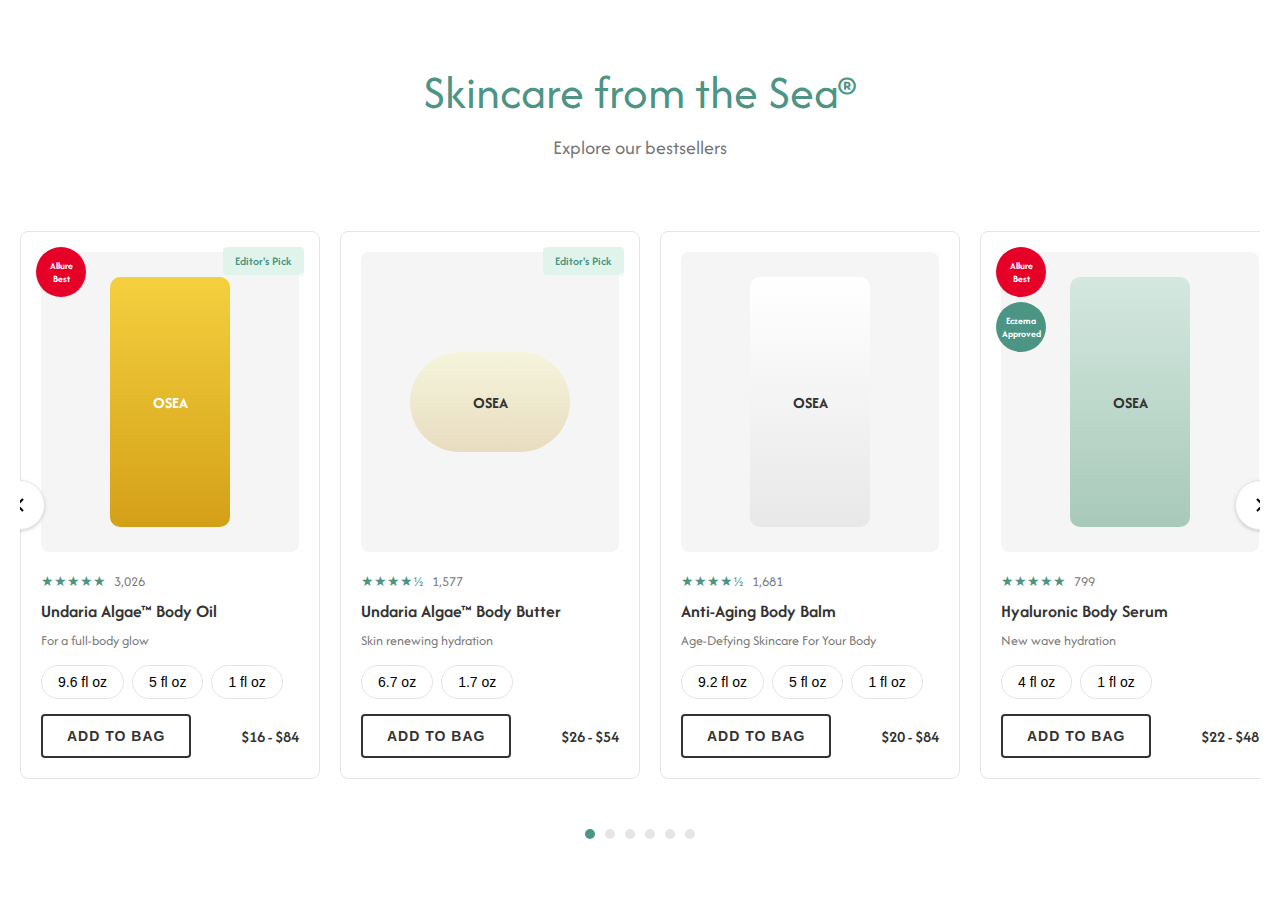
<file: featured-products.html>
<!DOCTYPE html>
<html lang="en">
<head>
    <meta charset="UTF-8">
    <meta name="viewport" content="width=device-width, initial-scale=1.0">
    <title>Skincare from the Sea</title>
    <link href="https://fonts.googleapis.com/css2?family=Afacad:wght@400;500;600;700&display=swap" rel="stylesheet">
    <style>
        :root {
            --primary: #E60028;
            --secondary: #4c9483;
            --white: #FFFFFF;
            --black: #000000;
            --text-color: #333333;
            --muted-color: #777777;
            --border-color: #e5e5e5;
            --light-bg: #e1f4eb;
            --light-grey: #f5f5f5;
            --shadow: 0px 2px 2px 0px rgba(0, 0, 66, 0.08), 0px 1px 5px 0px rgba(0, 0, 66, 0.08);
            --font-family: 'Afacad', sans-serif;
        }

        * {
            margin: 0;
            padding: 0;
            box-sizing: border-box;
        }

        body {
            font-family: var(--font-family);
            color: var(--text-color);
            background-color: var(--white);
        }

        .container {
            max-width: 1400px;
            margin: 0 auto;
            padding: 60px 20px;
        }

        .header {
            text-align: center;
            margin-bottom: 50px;
        }

        .header h1 {
            font-size: 48px;
            font-weight: 400;
            color: var(--secondary);
            margin-bottom: 10px;
        }

        .header p {
            font-size: 20px;
            color: var(--muted-color);
        }

        .carousel-wrapper {
            position: relative;
            overflow: hidden;
        }

        .carousel {
            display: flex;
            gap: 20px;
            overflow-x: auto;
            scroll-behavior: smooth;
            padding: 20px 0;
            scrollbar-width: none;
        }

        .carousel::-webkit-scrollbar {
            display: none;
        }

        .product-card {
            min-width: 300px;
            background: var(--white);
            border: 1px solid var(--border-color);
            border-radius: 8px;
            padding: 20px;
            display: flex;
            flex-direction: column;
            transition: transform 0.3s, box-shadow 0.3s;
            position: relative;
        }

        .product-card:hover {
            transform: translateY(-5px);
            box-shadow: var(--shadow);
        }

        .badge {
            position: absolute;
            top: 15px;
            right: 15px;
            background: var(--light-bg);
            color: var(--secondary);
            padding: 6px 12px;
            border-radius: 4px;
            font-size: 12px;
            font-weight: 600;
        }

        .awards {
            position: absolute;
            top: 15px;
            left: 15px;
            display: flex;
            flex-direction: column;
            gap: 5px;
        }

        .award-badge {
            width: 50px;
            height: 50px;
            border-radius: 50%;
            background: var(--primary);
            color: var(--white);
            display: flex;
            align-items: center;
            justify-content: center;
            font-size: 10px;
            font-weight: 700;
            text-align: center;
            padding: 5px;
        }

        .product-image {
            width: 100%;
            height: 300px;
            display: flex;
            align-items: center;
            justify-content: center;
            margin-bottom: 20px;
            background: var(--light-grey);
            border-radius: 8px;
        }

        .product-image img {
            max-width: 180px;
            max-height: 280px;
            object-fit: contain;
        }

        .rating {
            display: flex;
            align-items: center;
            gap: 8px;
            margin-bottom: 8px;
        }

        .stars {
            color: var(--secondary);
            font-size: 14px;
        }

        .review-count {
            color: var(--muted-color);
            font-size: 14px;
        }

        .product-title {
            font-size: 18px;
            font-weight: 600;
            margin-bottom: 8px;
            color: var(--text-color);
        }

        .product-description {
            font-size: 14px;
            color: var(--muted-color);
            margin-bottom: 15px;
            flex-grow: 1;
        }

        .size-options {
            display: flex;
            gap: 8px;
            margin-bottom: 15px;
            flex-wrap: wrap;
        }

        .size-btn {
            padding: 8px 16px;
            border: 1px solid var(--border-color);
            background: var(--white);
            border-radius: 20px;
            font-size: 14px;
            cursor: pointer;
            transition: all 0.3s;
        }

        .size-btn:hover {
            border-color: var(--secondary);
            background: var(--light-bg);
        }

        .price-cta {
            display: flex;
            justify-content: space-between;
            align-items: center;
        }

        .price {
            font-size: 16px;
            color: var(--text-color);
            font-weight: 600;
        }

        .add-to-bag {
            background: var(--white);
            color: var(--text-color);
            border: 2px solid var(--text-color);
            padding: 12px 24px;
            font-size: 14px;
            font-weight: 600;
            text-transform: uppercase;
            letter-spacing: 1px;
            cursor: pointer;
            transition: all 0.3s;
            border-radius: 4px;
        }

        .add-to-bag:hover {
            background: var(--text-color);
            color: var(--white);
        }

        .nav-button {
            position: absolute;
            top: 50%;
            transform: translateY(-50%);
            background: var(--white);
            border: 1px solid var(--border-color);
            width: 50px;
            height: 50px;
            border-radius: 50%;
            display: flex;
            align-items: center;
            justify-content: center;
            cursor: pointer;
            transition: all 0.3s;
            z-index: 10;
            box-shadow: var(--shadow);
        }

        .nav-button:hover {
            background: var(--light-bg);
            border-color: var(--secondary);
        }

        .nav-button.prev {
            left: -25px;
        }

        .nav-button.next {
            right: -25px;
        }

        .dots {
            display: flex;
            justify-content: center;
            gap: 10px;
            margin-top: 30px;
        }

        .dot {
            width: 10px;
            height: 10px;
            border-radius: 50%;
            background: var(--border-color);
            cursor: pointer;
            transition: all 0.3s;
        }

        .dot.active {
            background: var(--secondary);
        }

        @media (max-width: 768px) {
            .header h1 {
                font-size: 32px;
            }

            .product-card {
                min-width: 250px;
            }

            .nav-button {
                display: none;
            }
        }
    </style>
</head>
<body>
    <div class="container">
        <div class="header">
            <h1>Skincare from the Sea®</h1>
            <p>Explore our bestsellers</p>
        </div>

        <div class="carousel-wrapper">
            <button class="nav-button prev" onclick="scrollCarousel(-1)">
                <svg width="24" height="24" viewBox="0 0 24 24" fill="none" stroke="currentColor" stroke-width="2">
                    <path d="M15 18l-6-6 6-6"/>
                </svg>
            </button>

            <div class="carousel" id="carousel">
                <!-- Product 1 -->
                <div class="product-card">
                    <div class="awards">
                        <div class="award-badge">Allure Best</div>
                    </div>
                    <span class="badge">Editor's Pick</span>
                    <div class="product-image">
                        <div style="width: 120px; height: 250px; background: linear-gradient(180deg, #f4d03f 0%, #d4a017 100%); border-radius: 10px; position: relative;">
                            <div style="position: absolute; top: 50%; left: 50%; transform: translate(-50%, -50%); color: white; font-weight: bold;">OSEA</div>
                        </div>
                    </div>
                    <div class="rating">
                        <span class="stars">★★★★★</span>
                        <span class="review-count">3,026</span>
                    </div>
                    <h3 class="product-title">Undaria Algae™ Body Oil</h3>
                    <p class="product-description">For a full-body glow</p>
                    <div class="size-options">
                        <button class="size-btn">9.6 fl oz</button>
                        <button class="size-btn">5 fl oz</button>
                        <button class="size-btn">1 fl oz</button>
                    </div>
                    <div class="price-cta">
                        <button class="add-to-bag">Add to Bag</button>
                        <span class="price">$16 - $84</span>
                    </div>
                </div>

                <!-- Product 2 -->
                <div class="product-card">
                    <span class="badge">Editor's Pick</span>
                    <div class="product-image">
                        <div style="width: 160px; height: 100px; background: linear-gradient(180deg, #f5f5dc 0%, #e8dcc0 100%); border-radius: 50px; position: relative;">
                            <div style="position: absolute; top: 50%; left: 50%; transform: translate(-50%, -50%); color: #333; font-weight: bold;">OSEA</div>
                        </div>
                    </div>
                    <div class="rating">
                        <span class="stars">★★★★½</span>
                        <span class="review-count">1,577</span>
                    </div>
                    <h3 class="product-title">Undaria Algae™ Body Butter</h3>
                    <p class="product-description">Skin renewing hydration</p>
                    <div class="size-options">
                        <button class="size-btn">6.7 oz</button>
                        <button class="size-btn">1.7 oz</button>
                    </div>
                    <div class="price-cta">
                        <button class="add-to-bag">Add to Bag</button>
                        <span class="price">$26 - $54</span>
                    </div>
                </div>

                <!-- Product 3 -->
                <div class="product-card">
                    <div class="product-image">
                        <div style="width: 120px; height: 250px; background: linear-gradient(180deg, #ffffff 0%, #e8e8e8 100%); border-radius: 10px; position: relative;">
                            <div style="position: absolute; top: 50%; left: 50%; transform: translate(-50%, -50%); color: #333; font-weight: bold;">OSEA</div>
                        </div>
                    </div>
                    <div class="rating">
                        <span class="stars">★★★★½</span>
                        <span class="review-count">1,681</span>
                    </div>
                    <h3 class="product-title">Anti-Aging Body Balm</h3>
                    <p class="product-description">Age-Defying Skincare For Your Body</p>
                    <div class="size-options">
                        <button class="size-btn">9.2 fl oz</button>
                        <button class="size-btn">5 fl oz</button>
                        <button class="size-btn">1 fl oz</button>
                    </div>
                    <div class="price-cta">
                        <button class="add-to-bag">Add to Bag</button>
                        <span class="price">$20 - $84</span>
                    </div>
                </div>

                <!-- Product 4 -->
                <div class="product-card">
                    <div class="awards">
                        <div class="award-badge">Allure Best</div>
                        <div class="award-badge" style="background: #4c9483;">Eczema Approved</div>
                    </div>
                    <div class="product-image">
                        <div style="width: 120px; height: 250px; background: linear-gradient(180deg, #d4e8df 0%, #a8c9ba 100%); border-radius: 10px; position: relative;">
                            <div style="position: absolute; top: 50%; left: 50%; transform: translate(-50%, -50%); color: #333; font-weight: bold;">OSEA</div>
                        </div>
                    </div>
                    <div class="rating">
                        <span class="stars">★★★★★</span>
                        <span class="review-count">799</span>
                    </div>
                    <h3 class="product-title">Hyaluronic Body Serum</h3>
                    <p class="product-description">New wave hydration</p>
                    <div class="size-options">
                        <button class="size-btn">4 fl oz</button>
                        <button class="size-btn">1 fl oz</button>
                    </div>
                    <div class="price-cta">
                        <button class="add-to-bag">Add to Bag</button>
                        <span class="price">$22 - $48</span>
                    </div>
                </div>

                <!-- Product 5 -->
                <div class="product-card">
                    <div class="product-image">
                        <div style="width: 140px; height: 200px; background: linear-gradient(180deg, #e8f4f0 0%, #c8ddd5 100%); border-radius: 80px; position: relative;">
                            <div style="position: absolute; top: 50%; left: 50%; transform: translate(-50%, -50%); color: #333; font-weight: bold;">OSEA</div>
                        </div>
                    </div>
                    <div class="rating">
                        <span class="stars">★★★★★</span>
                        <span class="review-count">542</span>
                    </div>
                    <h3 class="product-title">Atmosphere Protection® Cream</h3>
                    <p class="product-description">Lightweight barrier protection</p>
                    <div class="size-options">
                        <button class="size-btn">1.7 oz</button>
                        <button class="size-btn">0.5 oz</button>
                    </div>
                    <div class="price-cta">
                        <button class="add-to-bag">Add to Bag</button>
                        <span class="price">$38 - $88</span>
                    </div>
                </div>
            </div>

            <button class="nav-button next" onclick="scrollCarousel(1)">
                <svg width="24" height="24" viewBox="0 0 24 24" fill="none" stroke="currentColor" stroke-width="2">
                    <path d="M9 18l6-6-6-6"/>
                </svg>
            </button>
        </div>

        <div class="dots">
            <span class="dot active"></span>
            <span class="dot"></span>
            <span class="dot"></span>
            <span class="dot"></span>
            <span class="dot"></span>
            <span class="dot"></span>
        </div>
    </div>

    <script>
        const carousel = document.getElementById('carousel');
        
        function scrollCarousel(direction) {
            const scrollAmount = 320;
            carousel.scrollBy({
                left: direction * scrollAmount,
                behavior: 'smooth'
            });
        }

        // Update active dot on scroll
        carousel.addEventListener('scroll', () => {
            const dots = document.querySelectorAll('.dot');
            const scrollPosition = carousel.scrollLeft;
            const cardWidth = 320;
            const activeIndex = Math.round(scrollPosition / cardWidth);
            
            dots.forEach((dot, index) => {
                if (index === activeIndex) {
                    dot.classList.add('active');
                } else {
                    dot.classList.remove('active');
                }
            });
        });

        // Make dots clickable
        document.querySelectorAll('.dot').forEach((dot, index) => {
            dot.addEventListener('click', () => {
                const cardWidth = 320;
                carousel.scrollTo({
                    left: index * cardWidth,
                    behavior: 'smooth'
                });
            });
        });
    </script>
</body>
</html>
</file>
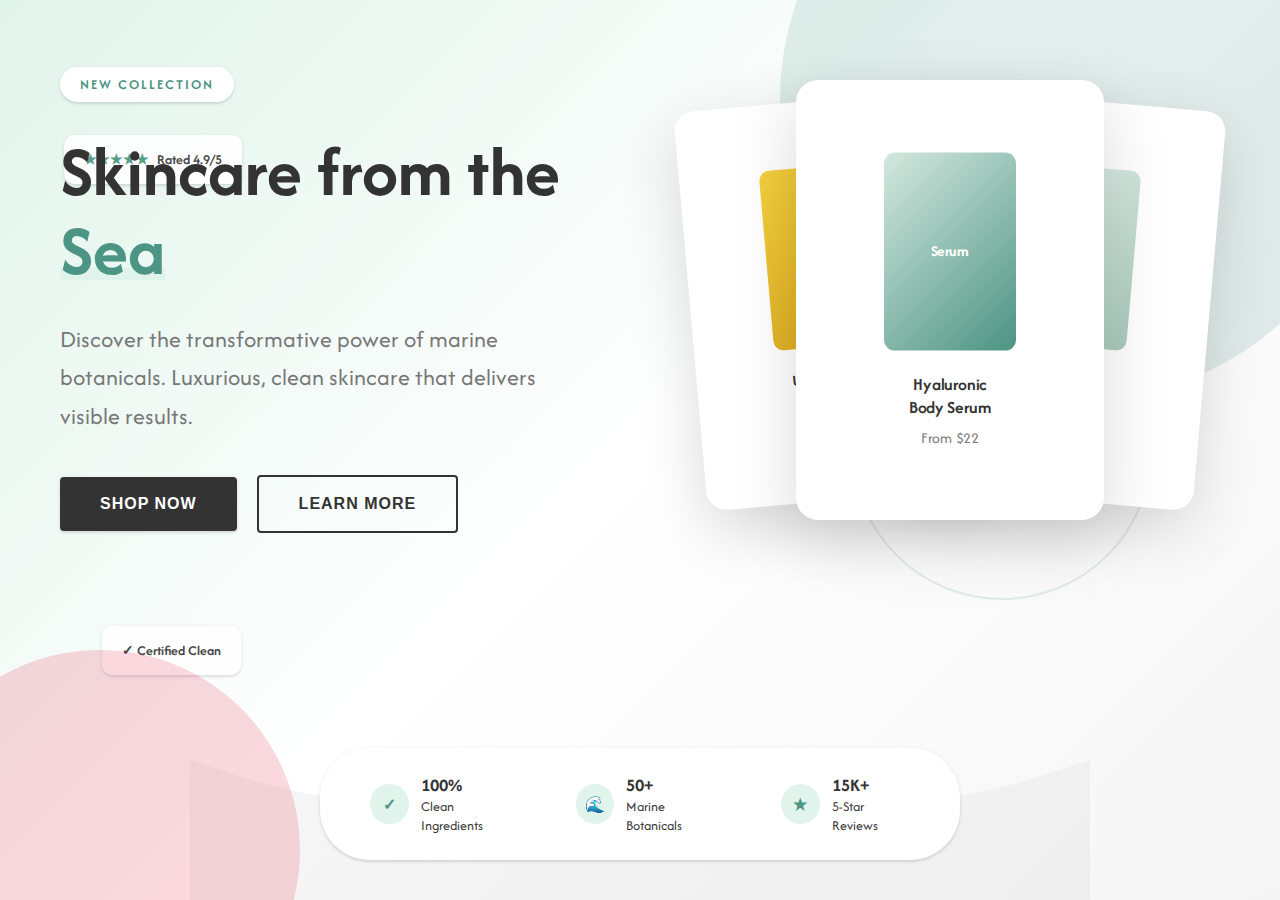
<file: hero.html>
<!DOCTYPE html>
<html lang="en">
<head>
    <meta charset="UTF-8">
    <meta name="viewport" content="width=device-width, initial-scale=1.0">
    <title>Skincare from the Sea - Luxury Hero</title>
    <link href="https://fonts.googleapis.com/css2?family=Afacad:wght@400;500;600;700&display=swap" rel="stylesheet">
    <style>
        :root {
            --primary: #E60028;
            --secondary: #4c9483;
            --white: #FFFFFF;
            --black: #000000;
            --text-color: #333333;
            --muted-color: #777777;
            --border-color: #e5e5e5;
            --light-bg: #e1f4eb;
            --light-grey: #f5f5f5;
            --shadow: 0px 2px 2px 0px rgba(0, 0, 66, 0.08), 0px 1px 5px 0px rgba(0, 0, 66, 0.08);
            --font-family: 'Afacad', sans-serif;
        }

        * {
            margin: 0;
            padding: 0;
            box-sizing: border-box;
        }

        body {
            font-family: var(--font-family);
            overflow-x: hidden;
        }

        .hero {
            position: relative;
            height: 100vh;
            display: flex;
            align-items: center;
            justify-content: center;
            background: linear-gradient(135deg, var(--light-bg) 0%, var(--white) 50%, var(--light-grey) 100%);
            overflow: hidden;
        }

        /* Parallax layers */
        .parallax-layer {
            position: absolute;
            width: 100%;
            height: 100%;
            transition: transform 0.1s ease-out;
        }

        .layer-1 {
            z-index: 1;
        }

        .layer-2 {
            z-index: 2;
        }

        .layer-3 {
            z-index: 3;
        }

        /* Decorative elements */
        .circle {
            position: absolute;
            border-radius: 50%;
            opacity: 0.15;
        }

        .circle-1 {
            width: 600px;
            height: 600px;
            background: var(--secondary);
            top: -200px;
            right: -100px;
        }

        .circle-2 {
            width: 400px;
            height: 400px;
            background: var(--primary);
            bottom: -150px;
            left: -100px;
        }

        .circle-3 {
            width: 300px;
            height: 300px;
            border: 2px solid var(--secondary);
            background: transparent;
            top: 50%;
            right: 10%;
            transform: translateY(-50%);
        }

        /* Wave pattern */
        .wave-pattern {
            position: absolute;
            bottom: 0;
            left: 0;
            width: 100%;
            height: 200px;
            opacity: 0.1;
            z-index: 1;
        }

        /* Content container */
        .hero-content {
            position: relative;
            z-index: 10;
            max-width: 1400px;
            width: 100%;
            padding: 0 60px;
            display: grid;
            grid-template-columns: 1fr 1fr;
            gap: 80px;
            align-items: center;
        }

        /* Left content */
        .hero-text {
            color: var(--text-color);
        }

        .hero-badge {
            display: inline-block;
            background: var(--white);
            color: var(--secondary);
            padding: 8px 20px;
            border-radius: 30px;
            font-size: 14px;
            font-weight: 600;
            margin-bottom: 30px;
            box-shadow: var(--shadow);
            letter-spacing: 2px;
            text-transform: uppercase;
        }

        .hero-title {
            font-size: 72px;
            font-weight: 700;
            line-height: 1.1;
            margin-bottom: 30px;
            color: var(--text-color);
        }

        .hero-title .highlight {
            color: var(--secondary);
            position: relative;
            display: inline-block;
        }

        .hero-title .highlight::after {
            content: '';
            position: absolute;
            bottom: 10px;
            left: 0;
            width: 100%;
            height: 12px;
            background: var(--light-bg);
            z-index: -1;
        }

        .hero-subtitle {
            font-size: 24px;
            line-height: 1.6;
            color: var(--muted-color);
            margin-bottom: 40px;
            max-width: 500px;
        }

        .hero-cta {
            display: flex;
            gap: 20px;
            align-items: center;
        }

        .btn-primary {
            background: var(--text-color);
            color: var(--white);
            padding: 18px 40px;
            font-size: 16px;
            font-weight: 600;
            border: none;
            border-radius: 4px;
            cursor: pointer;
            text-transform: uppercase;
            letter-spacing: 1px;
            transition: all 0.3s ease;
            box-shadow: var(--shadow);
        }

        .btn-primary:hover {
            background: var(--black);
            transform: translateY(-2px);
            box-shadow: 0px 8px 16px rgba(0, 0, 0, 0.15);
        }

        .btn-secondary {
            background: transparent;
            color: var(--text-color);
            padding: 18px 40px;
            font-size: 16px;
            font-weight: 600;
            border: 2px solid var(--text-color);
            border-radius: 4px;
            cursor: pointer;
            text-transform: uppercase;
            letter-spacing: 1px;
            transition: all 0.3s ease;
        }

        .btn-secondary:hover {
            background: var(--text-color);
            color: var(--white);
        }

        /* Right content - Interactive product display */
        .hero-visual {
            position: relative;
            height: 600px;
            display: flex;
            align-items: center;
            justify-content: center;
            perspective: 1000px;
        }

        .product-showcase {
            position: relative;
            width: 100%;
            height: 100%;
            display: flex;
            align-items: center;
            justify-content: center;
        }

        .product-card-hero {
            position: absolute;
            width: 280px;
            height: 400px;
            background: var(--white);
            border-radius: 20px;
            padding: 30px;
            box-shadow: 0 20px 60px rgba(0, 0, 0, 0.15);
            cursor: pointer;
            transition: all 0.4s cubic-bezier(0.4, 0, 0.2, 1);
            display: flex;
            flex-direction: column;
            align-items: center;
            justify-content: center;
        }

        .product-card-hero:hover {
            transform: translateY(-15px) scale(1.05);
            box-shadow: 0 30px 80px rgba(0, 0, 0, 0.2);
            z-index: 10;
        }

        .product-card-hero.card-1 {
            transform: translateX(-120px) rotate(-5deg);
        }

        .product-card-hero.card-2 {
            z-index: 5;
            transform: scale(1.1);
        }

        .product-card-hero.card-3 {
            transform: translateX(120px) rotate(5deg);
        }

        .product-icon {
            width: 120px;
            height: 180px;
            margin-bottom: 20px;
            border-radius: 10px;
            display: flex;
            align-items: center;
            justify-content: center;
            color: var(--white);
            font-weight: 700;
            font-size: 14px;
        }

        .product-name {
            font-size: 16px;
            font-weight: 600;
            color: var(--text-color);
            text-align: center;
            margin-bottom: 8px;
        }

        .product-price {
            font-size: 14px;
            color: var(--muted-color);
        }

        /* Trust indicators */
        .trust-bar {
            position: absolute;
            bottom: 40px;
            left: 50%;
            transform: translateX(-50%);
            z-index: 10;
            display: flex;
            gap: 60px;
            background: var(--white);
            padding: 25px 50px;
            border-radius: 50px;
            box-shadow: var(--shadow);
        }

        .trust-item {
            display: flex;
            align-items: center;
            gap: 12px;
        }

        .trust-icon {
            width: 40px;
            height: 40px;
            background: var(--light-bg);
            border-radius: 50%;
            display: flex;
            align-items: center;
            justify-content: center;
            color: var(--secondary);
            font-weight: 700;
        }

        .trust-text {
            font-size: 14px;
            color: var(--text-color);
        }

        .trust-number {
            font-weight: 700;
            font-size: 18px;
            display: block;
        }

        /* Floating elements */
        .float-element {
            position: absolute;
            background: var(--white);
            border-radius: 10px;
            padding: 15px 20px;
            box-shadow: var(--shadow);
            font-size: 14px;
            color: var(--text-color);
            font-weight: 600;
            opacity: 0.9;
            transition: transform 0.3s ease;
        }

        .float-element:hover {
            transform: scale(1.05);
        }

        .float-1 {
            top: 15%;
            left: 5%;
            display: flex;
            align-items: center;
            gap: 8px;
        }

        .float-2 {
            top: 30%;
            right: 8%;
            background: var(--light-bg);
        }

        .float-3 {
            bottom: 25%;
            left: 8%;
        }

        .star-rating {
            color: var(--secondary);
        }

        @media (max-width: 1024px) {
            .hero-content {
                grid-template-columns: 1fr;
                gap: 40px;
                text-align: center;
            }

            .hero-title {
                font-size: 56px;
            }

            .hero-subtitle {
                max-width: 100%;
            }

            .hero-cta {
                justify-content: center;
                flex-wrap: wrap;
            }

            .hero-visual {
                height: 400px;
            }

            .product-card-hero {
                width: 200px;
                height: 300px;
                padding: 20px;
            }

            .product-card-hero.card-1 {
                transform: translateX(-80px) rotate(-5deg) scale(0.9);
            }

            .product-card-hero.card-3 {
                transform: translateX(80px) rotate(5deg) scale(0.9);
            }

            .trust-bar {
                flex-direction: column;
                gap: 20px;
                padding: 20px;
            }

            .float-element {
                display: none;
            }
        }

        @media (max-width: 768px) {
            .hero-content {
                padding: 0 30px;
            }

            .hero-title {
                font-size: 42px;
            }

            .hero-subtitle {
                font-size: 18px;
            }

            .circle-1, .circle-2, .circle-3 {
                display: none;
            }

            .product-card-hero.card-1,
            .product-card-hero.card-3 {
                display: none;
            }
        }
    </style>
</head>
<body>
    <section class="hero" id="hero">
        <!-- Parallax layers -->
        <div class="parallax-layer layer-1">
            <div class="circle circle-1"></div>
            <div class="circle circle-2"></div>
        </div>
        
        <div class="parallax-layer layer-2">
            <div class="circle circle-3"></div>
            <svg class="wave-pattern" xmlns="http://www.w3.org/2000/svg" viewBox="0 0 1440 320">
                <path fill="currentColor" fill-opacity="0.3" d="M0,96L48,112C96,128,192,160,288,160C384,160,480,128,576,112C672,96,768,96,864,112C960,128,1056,160,1152,160C1248,160,1344,128,1392,112L1440,96L1440,320L1392,320C1344,320,1248,320,1152,320C1056,320,960,320,864,320C768,320,672,320,576,320C480,320,384,320,288,320C192,320,96,320,48,320L0,320Z"></path>
            </svg>
        </div>

        <!-- Floating elements -->
        <div class="float-element float-1">
            <span class="star-rating">★★★★★</span>
            <span>Rated 4.9/5</span>
        </div>
        <div class="float-element float-2">
            🌊 Ocean-Powered
        </div>
        <div class="float-element float-3">
            ✓ Certified Clean
        </div>

        <div class="parallax-layer layer-3">
            <div class="hero-content">
                <!-- Left content -->
                <div class="hero-text">
                    <span class="hero-badge">New Collection</span>
                    <h1 class="hero-title">
                        Skincare from the <span class="highlight">Sea</span>
                    </h1>
                    <p class="hero-subtitle">
                        Discover the transformative power of marine botanicals. Luxurious, clean skincare that delivers visible results.
                    </p>
                    <div class="hero-cta">
                        <button class="btn-primary">Shop Now</button>
                        <button class="btn-secondary">Learn More</button>
                    </div>
                </div>

                <!-- Right content - Interactive products -->
                <div class="hero-visual">
                    <div class="product-showcase">
                        <div class="product-card-hero card-1">
                            <div class="product-icon" style="background: linear-gradient(135deg, #f4d03f 0%, #d4a017 100%);">
                                Body Oil
                            </div>
                            <div class="product-name">Undaria Algae<br>Body Oil</div>
                            <div class="product-price">From $16</div>
                        </div>

                        <div class="product-card-hero card-2">
                            <div class="product-icon" style="background: linear-gradient(135deg, #d4e8df 0%, #4c9483 100%);">
                                Serum
                            </div>
                            <div class="product-name">Hyaluronic<br>Body Serum</div>
                            <div class="product-price">From $22</div>
                        </div>

                        <div class="product-card-hero card-3">
                            <div class="product-icon" style="background: linear-gradient(135deg, #e8f4f0 0%, #a8c9ba 100%);">
                                Cream
                            </div>
                            <div class="product-name">Atmosphere<br>Protection</div>
                            <div class="product-price">From $38</div>
                        </div>
                    </div>
                </div>
            </div>
        </div>

        <!-- Trust bar -->
        <div class="trust-bar">
            <div class="trust-item">
                <div class="trust-icon">✓</div>
                <div class="trust-text">
                    <span class="trust-number">100%</span>
                    Clean Ingredients
                </div>
            </div>
            <div class="trust-item">
                <div class="trust-icon">🌊</div>
                <div class="trust-text">
                    <span class="trust-number">50+</span>
                    Marine Botanicals
                </div>
            </div>
            <div class="trust-item">
                <div class="trust-icon">★</div>
                <div class="trust-text">
                    <span class="trust-number">15K+</span>
                    5-Star Reviews
                </div>
            </div>
        </div>
    </section>

    <script>
        // Parallax effect on mouse move
        const hero = document.getElementById('hero');
        const layers = document.querySelectorAll('.parallax-layer');

        hero.addEventListener('mousemove', (e) => {
            const mouseX = e.clientX / window.innerWidth;
            const mouseY = e.clientY / window.innerHeight;

            layers.forEach((layer, index) => {
                const speed = (index + 1) * 10;
                const x = (mouseX - 0.5) * speed;
                const y = (mouseY - 0.5) * speed;
                layer.style.transform = `translate(${x}px, ${y}px)`;
            });
        });

        // Product cards interactive tilt
        const productCards = document.querySelectorAll('.product-card-hero');

        productCards.forEach(card => {
            card.addEventListener('mouseenter', function() {
                this.style.zIndex = '100';
            });

            card.addEventListener('mouseleave', function() {
                if (!this.classList.contains('card-2')) {
                    this.style.zIndex = '';
                }
            });

            card.addEventListener('mousemove', function(e) {
                const rect = this.getBoundingClientRect();
                const x = e.clientX - rect.left;
                const y = e.clientY - rect.top;
                
                const centerX = rect.width / 2;
                const centerY = rect.height / 2;
                
                const rotateX = (y - centerY) / 10;
                const rotateY = (centerX - x) / 10;

                let baseTransform = '';
                if (this.classList.contains('card-1')) {
                    baseTransform = 'translateX(-120px)';
                } else if (this.classList.contains('card-3')) {
                    baseTransform = 'translateX(120px)';
                } else {
                    baseTransform = 'scale(1.1)';
                }

                this.style.transform = `${baseTransform} translateY(-15px) scale(1.05) rotateX(${rotateX}deg) rotateY(${rotateY}deg)`;
            });

            card.addEventListener('mouseleave', function() {
                if (this.classList.contains('card-1')) {
                    this.style.transform = 'translateX(-120px) rotate(-5deg)';
                } else if (this.classList.contains('card-3')) {
                    this.style.transform = 'translateX(120px) rotate(5deg)';
                } else {
                    this.style.transform = 'scale(1.1)';
                }
            });
        });

        // Floating elements subtle interaction
        const floatElements = document.querySelectorAll('.float-element');
        
        floatElements.forEach(element => {
            let interval = Math.random() * 3000 + 2000;
            setInterval(() => {
                element.style.transform = `translateY(-5px) scale(1.05)`;
                setTimeout(() => {
                    element.style.transform = '';
                }, 300);
            }, interval);
        });
    </script>
</body>
</html>
</file>
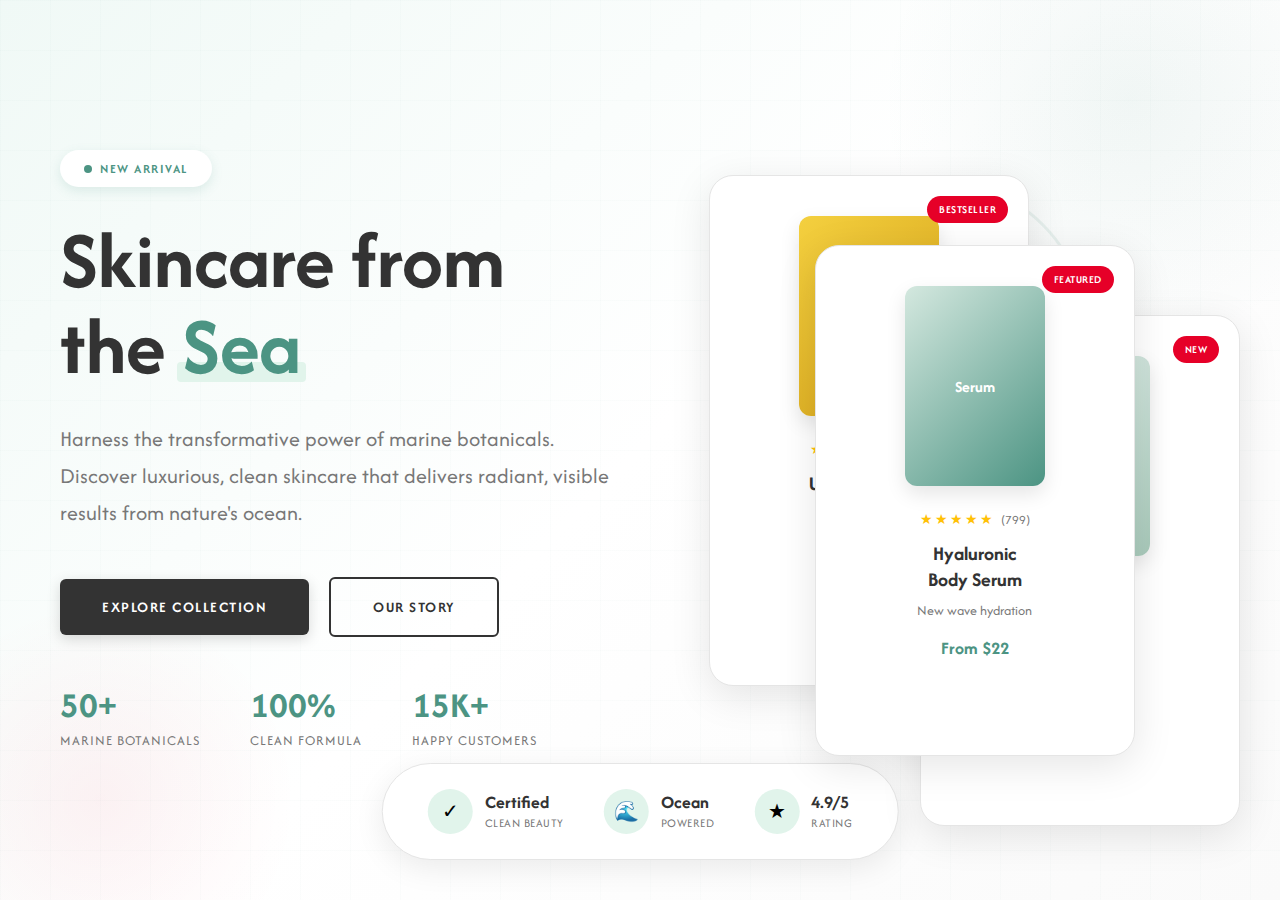
<file: hero2.html>
<!DOCTYPE html>
<html lang="en">
<head>
    <meta charset="UTF-8">
    <meta name="viewport" content="width=device-width, initial-scale=1.0">
    <title>Skincare from the Sea - Luxury Hero</title>
    <link href="https://fonts.googleapis.com/css2?family=Afacad:wght@400;500;600;700&display=swap" rel="stylesheet">
    <style>
        :root {
            --primary: #E60028;
            --secondary: #4c9483;
            --white: #FFFFFF;
            --black: #000000;
            --text-color: #333333;
            --muted-color: #777777;
            --border-color: #e5e5e5;
            --light-bg: #e1f4eb;
            --light-grey: #f5f5f5;
            --shadow: 0px 2px 2px 0px rgba(0, 0, 66, 0.08), 0px 1px 5px 0px rgba(0, 0, 66, 0.08);
            --font-family: 'Afacad', sans-serif;
        }

        * {
            margin: 0;
            padding: 0;
            box-sizing: border-box;
        }

        body {
            font-family: var(--font-family);
            overflow-x: hidden;
        }

        .hero {
            position: relative;
            min-height: 100vh;
            display: flex;
            align-items: center;
            justify-content: center;
            background: linear-gradient(135deg, #f0f9f6 0%, var(--white) 50%, #fafafa 100%);
            overflow: hidden;
            padding: 80px 20px;
        }

        /* Decorative background elements */
        .bg-decoration {
            position: absolute;
            border-radius: 50%;
            pointer-events: none;
        }

        .decoration-1 {
            width: 500px;
            height: 500px;
            background: radial-gradient(circle, rgba(76, 148, 131, 0.08) 0%, transparent 70%);
            top: -150px;
            right: -100px;
        }

        .decoration-2 {
            width: 400px;
            height: 400px;
            background: radial-gradient(circle, rgba(230, 0, 40, 0.05) 0%, transparent 70%);
            bottom: -100px;
            left: -100px;
        }

        .decoration-3 {
            width: 300px;
            height: 300px;
            border: 3px solid rgba(76, 148, 131, 0.1);
            top: 20%;
            right: 15%;
        }

        /* Grid pattern overlay */
        .grid-overlay {
            position: absolute;
            top: 0;
            left: 0;
            width: 100%;
            height: 100%;
            background-image: 
                linear-gradient(rgba(76, 148, 131, 0.02) 1px, transparent 1px),
                linear-gradient(90deg, rgba(76, 148, 131, 0.02) 1px, transparent 1px);
            background-size: 50px 50px;
            pointer-events: none;
        }

        /* Content container */
        .hero-content {
            position: relative;
            z-index: 10;
            max-width: 1400px;
            width: 100%;
            padding: 0 40px;
            display: grid;
            grid-template-columns: 1.2fr 1fr;
            gap: 80px;
            align-items: center;
        }

        /* Left content */
        .hero-text {
            color: var(--text-color);
        }

        .hero-badge {
            display: inline-flex;
            align-items: center;
            gap: 8px;
            background: var(--white);
            color: var(--secondary);
            padding: 10px 24px;
            border-radius: 30px;
            font-size: 13px;
            font-weight: 600;
            margin-bottom: 30px;
            box-shadow: 0 4px 12px rgba(76, 148, 131, 0.15);
            letter-spacing: 1.5px;
            text-transform: uppercase;
        }

        .badge-dot {
            width: 8px;
            height: 8px;
            background: var(--secondary);
            border-radius: 50%;
        }

        .hero-title {
            font-size: 82px;
            font-weight: 700;
            line-height: 1.05;
            margin-bottom: 30px;
            color: var(--text-color);
        }

        .hero-title .highlight {
            color: var(--secondary);
            position: relative;
            display: inline-block;
        }

        .hero-title .highlight::before {
            content: '';
            position: absolute;
            bottom: 8px;
            left: -5px;
            right: -5px;
            height: 20px;
            background: var(--light-bg);
            z-index: -1;
            border-radius: 4px;
        }

        .hero-subtitle {
            font-size: 22px;
            line-height: 1.7;
            color: var(--muted-color);
            margin-bottom: 45px;
            max-width: 550px;
        }

        .hero-cta {
            display: flex;
            gap: 20px;
            align-items: center;
            margin-bottom: 50px;
        }

        .btn {
            padding: 18px 42px;
            font-size: 15px;
            font-weight: 600;
            border: none;
            border-radius: 6px;
            cursor: pointer;
            text-transform: uppercase;
            letter-spacing: 1.5px;
            transition: all 0.3s cubic-bezier(0.4, 0, 0.2, 1);
            font-family: var(--font-family);
        }

        .btn-primary {
            background: var(--text-color);
            color: var(--white);
            box-shadow: 0 4px 14px rgba(0, 0, 0, 0.15);
        }

        .btn-primary:hover {
            background: var(--black);
            transform: translateY(-3px);
            box-shadow: 0 8px 20px rgba(0, 0, 0, 0.2);
        }

        .btn-primary:active {
            transform: translateY(-1px);
        }

        .btn-secondary {
            background: transparent;
            color: var(--text-color);
            border: 2px solid var(--text-color);
        }

        .btn-secondary:hover {
            background: var(--text-color);
            color: var(--white);
        }

        .btn-secondary:active {
            transform: scale(0.98);
        }

        /* Stats row */
        .stats-row {
            display: flex;
            gap: 50px;
        }

        .stat-item {
            display: flex;
            flex-direction: column;
        }

        .stat-number {
            font-size: 36px;
            font-weight: 700;
            color: var(--secondary);
            line-height: 1;
            margin-bottom: 8px;
        }

        .stat-label {
            font-size: 14px;
            color: var(--muted-color);
            text-transform: uppercase;
            letter-spacing: 1px;
        }

        /* Right content - Product cards */
        .hero-visual {
            position: relative;
            height: 650px;
            display: flex;
            align-items: center;
            justify-content: center;
        }

        .product-stack {
            position: relative;
            width: 100%;
            height: 100%;
            display: flex;
            align-items: center;
            justify-content: center;
        }

        .product-card-hero {
            position: absolute;
            width: 320px;
            background: var(--white);
            border-radius: 24px;
            padding: 40px 30px;
            box-shadow: 0 10px 40px rgba(0, 0, 0, 0.1);
            cursor: pointer;
            transition: all 0.4s cubic-bezier(0.4, 0, 0.2, 1);
            display: flex;
            flex-direction: column;
            align-items: center;
            border: 1px solid var(--border-color);
        }

        .product-card-hero:hover {
            transform: translateY(-20px) scale(1.05);
            box-shadow: 0 25px 60px rgba(0, 0, 0, 0.18);
            z-index: 100;
            border-color: var(--secondary);
        }

        .product-card-hero:active {
            transform: translateY(-18px) scale(1.03);
        }

        .product-card-hero.card-1 {
            top: 50px;
            left: -20px;
            z-index: 1;
        }

        .product-card-hero.card-2 {
            top: 120px;
            z-index: 2;
        }

        .product-card-hero.card-3 {
            top: 190px;
            right: -20px;
            z-index: 1;
        }

        .product-icon {
            width: 140px;
            height: 200px;
            margin-bottom: 24px;
            border-radius: 12px;
            display: flex;
            align-items: center;
            justify-content: center;
            color: var(--white);
            font-weight: 700;
            font-size: 16px;
            text-align: center;
            box-shadow: 0 8px 20px rgba(0, 0, 0, 0.1);
        }

        .product-badge {
            position: absolute;
            top: 20px;
            right: 20px;
            background: var(--primary);
            color: var(--white);
            padding: 6px 12px;
            border-radius: 20px;
            font-size: 11px;
            font-weight: 600;
            text-transform: uppercase;
            letter-spacing: 0.5px;
        }

        .product-rating {
            display: flex;
            align-items: center;
            gap: 6px;
            margin-bottom: 12px;
        }

        .stars {
            color: #ffc107;
            font-size: 14px;
            letter-spacing: 2px;
        }

        .review-count {
            color: var(--muted-color);
            font-size: 13px;
        }

        .product-name {
            font-size: 20px;
            font-weight: 700;
            color: var(--text-color);
            text-align: center;
            margin-bottom: 8px;
            line-height: 1.3;
        }

        .product-desc {
            font-size: 14px;
            color: var(--muted-color);
            text-align: center;
            margin-bottom: 16px;
        }

        .product-price {
            font-size: 18px;
            font-weight: 700;
            color: var(--secondary);
        }

        .quick-add {
            margin-top: 16px;
            padding: 12px 28px;
            background: var(--light-bg);
            color: var(--secondary);
            border: none;
            border-radius: 6px;
            font-weight: 600;
            font-size: 13px;
            text-transform: uppercase;
            letter-spacing: 1px;
            cursor: pointer;
            transition: all 0.3s ease;
            opacity: 0;
            transform: translateY(10px);
        }

        .product-card-hero:hover .quick-add {
            opacity: 1;
            transform: translateY(0);
        }

        .quick-add:hover {
            background: var(--secondary);
            color: var(--white);
        }

        /* Trust badges */
        .trust-badges {
            position: absolute;
            bottom: 40px;
            left: 50%;
            transform: translateX(-50%);
            display: flex;
            gap: 40px;
            background: var(--white);
            padding: 25px 45px;
            border-radius: 100px;
            box-shadow: 0 8px 30px rgba(0, 0, 0, 0.08);
            border: 1px solid var(--border-color);
        }

        .trust-item {
            display: flex;
            align-items: center;
            gap: 12px;
        }

        .trust-icon {
            width: 45px;
            height: 45px;
            background: var(--light-bg);
            border-radius: 50%;
            display: flex;
            align-items: center;
            justify-content: center;
            font-size: 20px;
        }

        .trust-content {
            display: flex;
            flex-direction: column;
        }

        .trust-number {
            font-weight: 700;
            font-size: 18px;
            color: var(--text-color);
            line-height: 1;
            margin-bottom: 4px;
        }

        .trust-label {
            font-size: 12px;
            color: var(--muted-color);
            text-transform: uppercase;
            letter-spacing: 0.5px;
        }

        @media (max-width: 1200px) {
            .hero-content {
                grid-template-columns: 1fr;
                gap: 60px;
                text-align: center;
            }

            .hero-title {
                font-size: 64px;
            }

            .hero-subtitle {
                max-width: 100%;
                margin-left: auto;
                margin-right: auto;
            }

            .hero-cta {
                justify-content: center;
            }

            .stats-row {
                justify-content: center;
            }

            .hero-visual {
                height: 500px;
            }

            .product-card-hero {
                width: 280px;
                padding: 30px 25px;
            }

            .product-card-hero.card-1 {
                top: 40px;
                left: 0;
            }

            .product-card-hero.card-2 {
                top: 100px;
            }

            .product-card-hero.card-3 {
                top: 160px;
                right: 0;
            }
        }

        @media (max-width: 768px) {
            .hero {
                padding: 60px 20px;
            }

            .hero-content {
                padding: 0 20px;
            }

            .hero-title {
                font-size: 48px;
            }

            .hero-subtitle {
                font-size: 18px;
            }

            .hero-cta {
                flex-direction: column;
                width: 100%;
            }

            .btn {
                width: 100%;
            }

            .stats-row {
                flex-wrap: wrap;
                gap: 30px;
            }

            .hero-visual {
                height: 420px;
            }

            .product-card-hero {
                width: 240px;
                padding: 25px 20px;
            }

            .product-card-hero.card-1,
            .product-card-hero.card-3 {
                display: none;
            }

            .product-card-hero.card-2 {
                position: relative;
                top: 0;
            }

            .trust-badges {
                flex-direction: column;
                gap: 20px;
                padding: 20px 30px;
                bottom: 20px;
            }

            .decoration-1,
            .decoration-2,
            .decoration-3 {
                opacity: 0.5;
            }
        }
    </style>
</head>
<body>
    <section class="hero">
        <!-- Background decorations -->
        <div class="bg-decoration decoration-1"></div>
        <div class="bg-decoration decoration-2"></div>
        <div class="bg-decoration decoration-3"></div>
        <div class="grid-overlay"></div>

        <div class="hero-content">
            <!-- Left content -->
            <div class="hero-text">
                <span class="hero-badge">
                    <span class="badge-dot"></span>
                    New Arrival
                </span>
                <h1 class="hero-title">
                    Skincare from<br>the <span class="highlight">Sea</span>
                </h1>
                <p class="hero-subtitle">
                    Harness the transformative power of marine botanicals. Discover luxurious, clean skincare that delivers radiant, visible results from nature's ocean.
                </p>
                <div class="hero-cta">
                    <button class="btn btn-primary">Explore Collection</button>
                    <button class="btn btn-secondary">Our Story</button>
                </div>
                <div class="stats-row">
                    <div class="stat-item">
                        <span class="stat-number">50+</span>
                        <span class="stat-label">Marine Botanicals</span>
                    </div>
                    <div class="stat-item">
                        <span class="stat-number">100%</span>
                        <span class="stat-label">Clean Formula</span>
                    </div>
                    <div class="stat-item">
                        <span class="stat-number">15K+</span>
                        <span class="stat-label">Happy Customers</span>
                    </div>
                </div>
            </div>

            <!-- Right content - Product cards -->
            <div class="hero-visual">
                <div class="product-stack">
                    <div class="product-card-hero card-1" onclick="selectProduct(1)">
                        <span class="product-badge">Bestseller</span>
                        <div class="product-icon" style="background: linear-gradient(135deg, #f4d03f 0%, #d4a017 100%);">
                            Body Oil
                        </div>
                        <div class="product-rating">
                            <span class="stars">★★★★★</span>
                            <span class="review-count">(3,026)</span>
                        </div>
                        <div class="product-name">Undaria Algae™<br>Body Oil</div>
                        <div class="product-desc">Full-body glow</div>
                        <div class="product-price">From $16</div>
                        <button class="quick-add">Quick Add</button>
                    </div>

                    <div class="product-card-hero card-2" onclick="selectProduct(2)">
                        <span class="product-badge">Featured</span>
                        <div class="product-icon" style="background: linear-gradient(135deg, #d4e8df 0%, #4c9483 100%);">
                            Serum
                        </div>
                        <div class="product-rating">
                            <span class="stars">★★★★★</span>
                            <span class="review-count">(799)</span>
                        </div>
                        <div class="product-name">Hyaluronic<br>Body Serum</div>
                        <div class="product-desc">New wave hydration</div>
                        <div class="product-price">From $22</div>
                        <button class="quick-add">Quick Add</button>
                    </div>

                    <div class="product-card-hero card-3" onclick="selectProduct(3)">
                        <span class="product-badge">New</span>
                        <div class="product-icon" style="background: linear-gradient(135deg, #e8f4f0 0%, #a8c9ba 100%);">
                            Cream
                        </div>
                        <div class="product-rating">
                            <span class="stars">★★★★★</span>
                            <span class="review-count">(542)</span>
                        </div>
                        <div class="product-name">Atmosphere<br>Protection®</div>
                        <div class="product-desc">Lightweight barrier</div>
                        <div class="product-price">From $38</div>
                        <button class="quick-add">Quick Add</button>
                    </div>
                </div>
            </div>
        </div>

        <!-- Trust badges -->
        <div class="trust-badges">
            <div class="trust-item">
                <div class="trust-icon">✓</div>
                <div class="trust-content">
                    <span class="trust-number">Certified</span>
                    <span class="trust-label">Clean Beauty</span>
                </div>
            </div>
            <div class="trust-item">
                <div class="trust-icon">🌊</div>
                <div class="trust-content">
                    <span class="trust-number">Ocean</span>
                    <span class="trust-label">Powered</span>
                </div>
            </div>
            <div class="trust-item">
                <div class="trust-icon">★</div>
                <div class="trust-content">
                    <span class="trust-number">4.9/5</span>
                    <span class="trust-label">Rating</span>
                </div>
            </div>
        </div>
    </section>

    <script>
        function selectProduct(productId) {
            console.log(`Selected product ${productId}`);
            // Add your product selection logic here
            // For example: window.location.href = `/product/${productId}`;
        }

        // Add click feedback to buttons
        document.querySelectorAll('.btn').forEach(btn => {
            btn.addEventListener('click', function() {
                console.log('Button clicked:', this.textContent);
            });
        });

        // Add click feedback to quick add buttons
        document.querySelectorAll('.quick-add').forEach(btn => {
            btn.addEventListener('click', function(e) {
                e.stopPropagation();
                console.log('Quick add clicked');
                // Add to cart logic here
            });
        });
    </script>
</body>
</html>
</file>
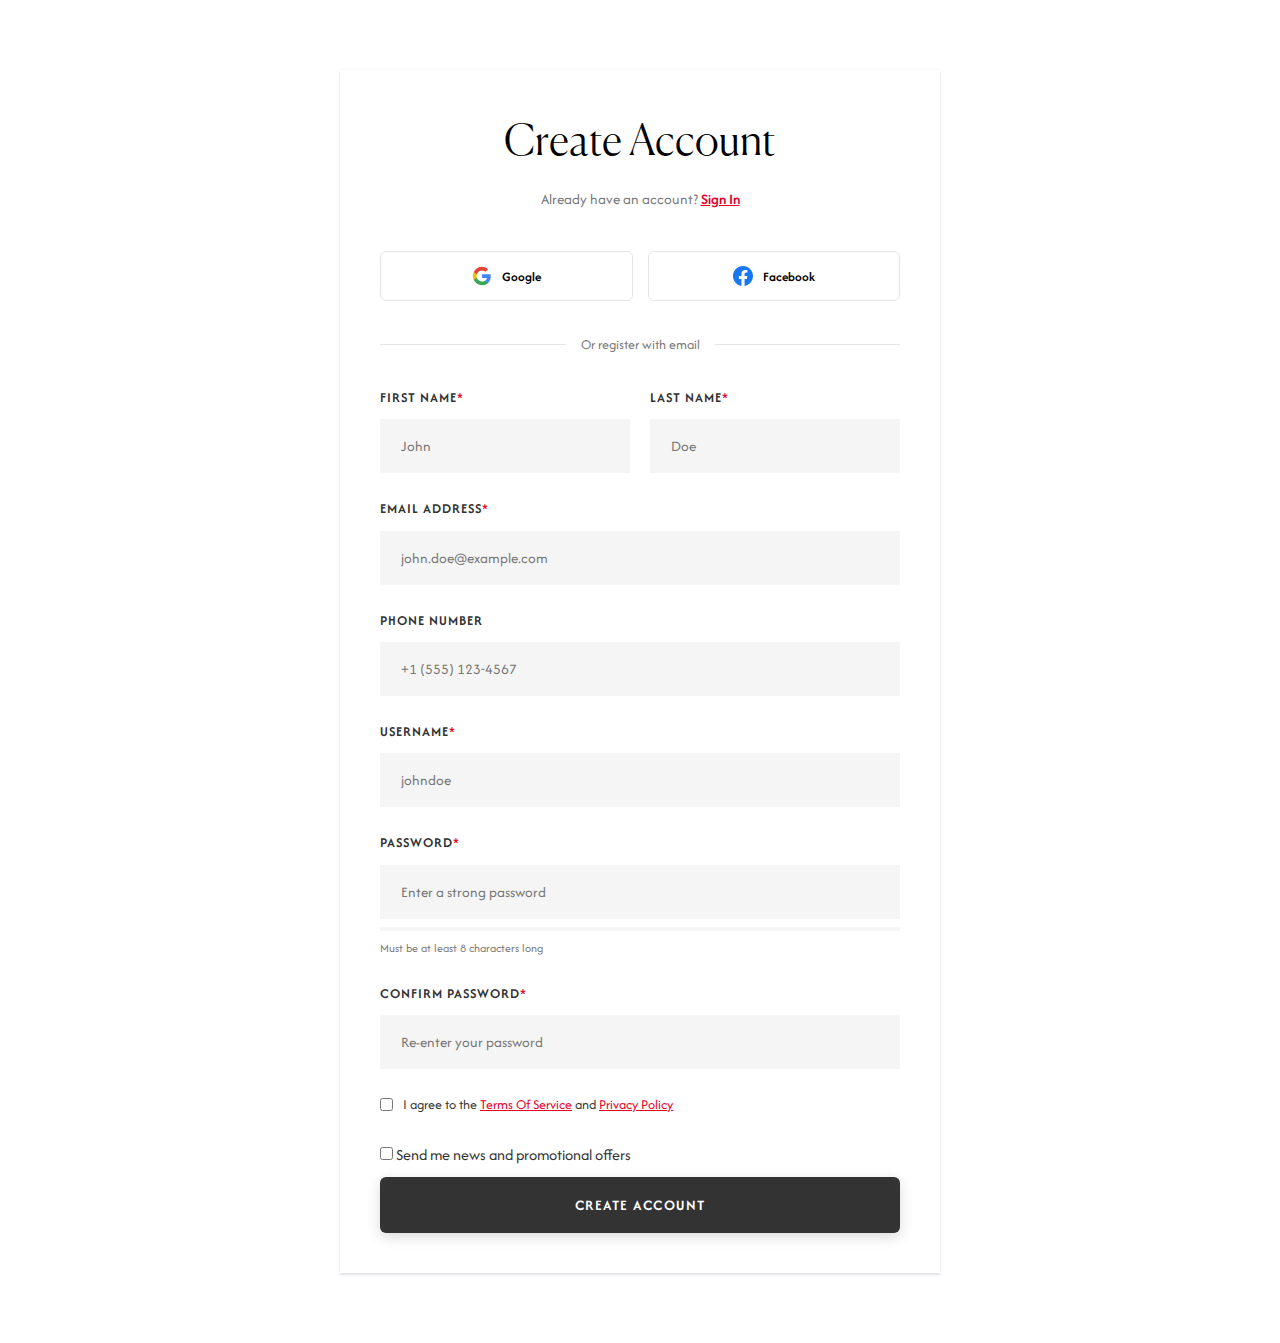
<file: register.html>
<!DOCTYPE html>
<html lang="en">
<head>
    <meta charset="UTF-8">
    <meta name="viewport" content="width=device-width, initial-scale=1.0">
    <title>Register - Create Your Account</title>

    <!-- favicon -->
    <link rel="apple-touch-icon" sizes="180x180" href="assets/images/favicon/apple-touch-icon.png">
    <link rel="icon" type="image/png" sizes="32x32" href="assets/images/favicon/favicon-32x32.png">
    <link rel="icon" type="image/png" sizes="16x16" href="assets/images/favicon/favicon-16x16.png">

    <link rel="stylesheet" href="assets/css/main.css">
    <link rel="stylesheet" href="assets/css/auth.css">
</head>
<body>
    <div class="container">
        <div class="auth-container">
            <div class="auth-header">
                <h1>Create Account</h1>
                <p>Already have an account? <a href="login.html">Sign in</a></p>
            </div>

            <div class="social-login">
                <button class="social-btn" type="button">
                    <svg width="20" height="20" viewBox="0 0 24 24" fill="none">
                        <path d="M22.56 12.25c0-.78-.07-1.53-.2-2.25H12v4.26h5.92c-.26 1.37-1.04 2.53-2.21 3.31v2.77h3.57c2.08-1.92 3.28-4.74 3.28-8.09z" fill="#4285F4"/>
                        <path d="M12 23c2.97 0 5.46-.98 7.28-2.66l-3.57-2.77c-.98.66-2.23 1.06-3.71 1.06-2.86 0-5.29-1.93-6.16-4.53H2.18v2.84C3.99 20.53 7.7 23 12 23z" fill="#34A853"/>
                        <path d="M5.84 14.09c-.22-.66-.35-1.36-.35-2.09s.13-1.43.35-2.09V7.07H2.18C1.43 8.55 1 10.22 1 12s.43 3.45 1.18 4.93l2.85-2.22.81-.62z" fill="#FBBC05"/>
                        <path d="M12 5.38c1.62 0 3.06.56 4.21 1.64l3.15-3.15C17.45 2.09 14.97 1 12 1 7.7 1 3.99 3.47 2.18 7.07l3.66 2.84c.87-2.6 3.3-4.53 6.16-4.53z" fill="#EA4335"/>
                    </svg>
                    Google
                </button>
                <button class="social-btn" type="button">
                    <svg width="20" height="20" viewBox="0 0 24 24" fill="#1877F2">
                        <path d="M24 12.073c0-6.627-5.373-12-12-12s-12 5.373-12 12c0 5.99 4.388 10.954 10.125 11.854v-8.385H7.078v-3.47h3.047V9.43c0-3.007 1.792-4.669 4.533-4.669 1.312 0 2.686.235 2.686.235v2.953H15.83c-1.491 0-1.956.925-1.956 1.874v2.25h3.328l-.532 3.47h-2.796v8.385C19.612 23.027 24 18.062 24 12.073z"/>
                    </svg>
                    Facebook
                </button>
            </div>

            <div class="divider">
                <span>Or register with email</span>
            </div>

            <form id="registerForm">
                <div class="form-row">
                    <div class="form-group">
                        <label for="firstName" class="important">First Name</label>
                        <input type="text" id="firstName" name="firstName" placeholder="John">
                    </div>

                    <div class="form-group">
                        <label for="lastName" class="important">Last Name</label>
                        <input type="text" id="lastName" name="lastName" placeholder="Doe">
                    </div>
                </div>

                <div class="form-group">
                    <label for="email" class="important">Email Address</label>
                    <input type="email" id="email" name="email" placeholder="john.doe@example.com">
                </div>

                <div class="form-group">
                    <label for="phone">Phone Number</label>
                    <input type="tel" id="phone" name="phone" placeholder="+1 (555) 123-4567">
                </div>

                <div class="form-group">
                    <label for="username" class="important">Username</label>
                    <input type="text" id="username" name="username" placeholder="johndoe">
                </div>

                <div class="form-group">
                    <label for="password" class="important">Password</label>
                    <input type="password" id="password" name="password" placeholder="Enter a strong password">
                    <div class="password-strength">
                        <div class="password-strength-bar" id="strengthBar"></div>
                    </div>
                    <div class="password-hint">Must be at least 8 characters long</div>
                </div>

                <div class="form-group">
                    <label for="confirmPassword" class="important">Confirm Password</label>
                    <input type="password" id="confirmPassword" name="confirmPassword" placeholder="Re-enter your password">
                </div>

                <div class="checkbox-group">
                    <input type="checkbox" id="terms" name="terms">
                    <label for="terms">I agree to the <a href="#">Terms of Service</a> and <a href="#">Privacy Policy</a></label>
                </div>

                <div class="terms-group">
                    <input type="checkbox" id="newsletter" name="newsletter">
                    <label for="newsletter">Send me news and promotional offers</label>
                </div>

                <button type="submit" class="btn btn-primary submit-btn">Create Account</button>
            </form>
        </div>
    </div>

    <script src="assets/js/formValidator.js"></script>
    <script src="assets/js/register.js"></script>
</body>
</html>
</file>
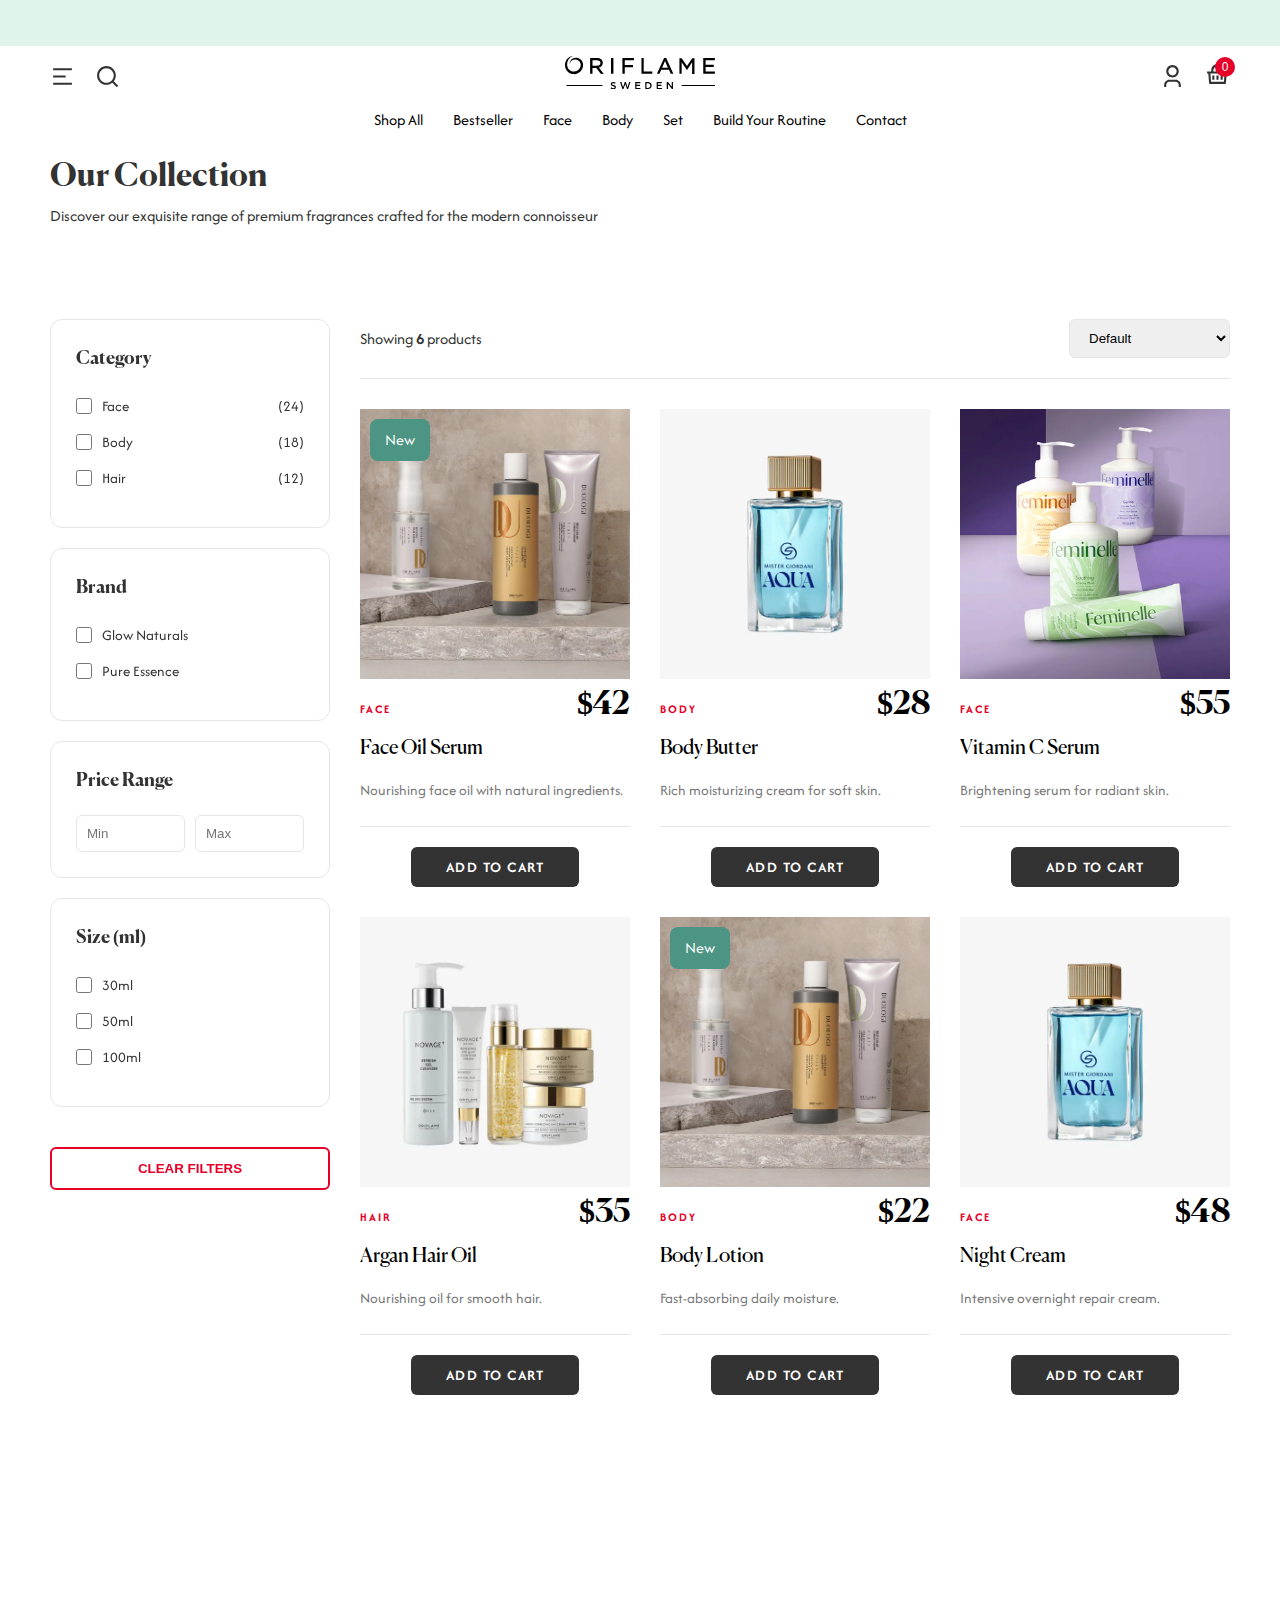
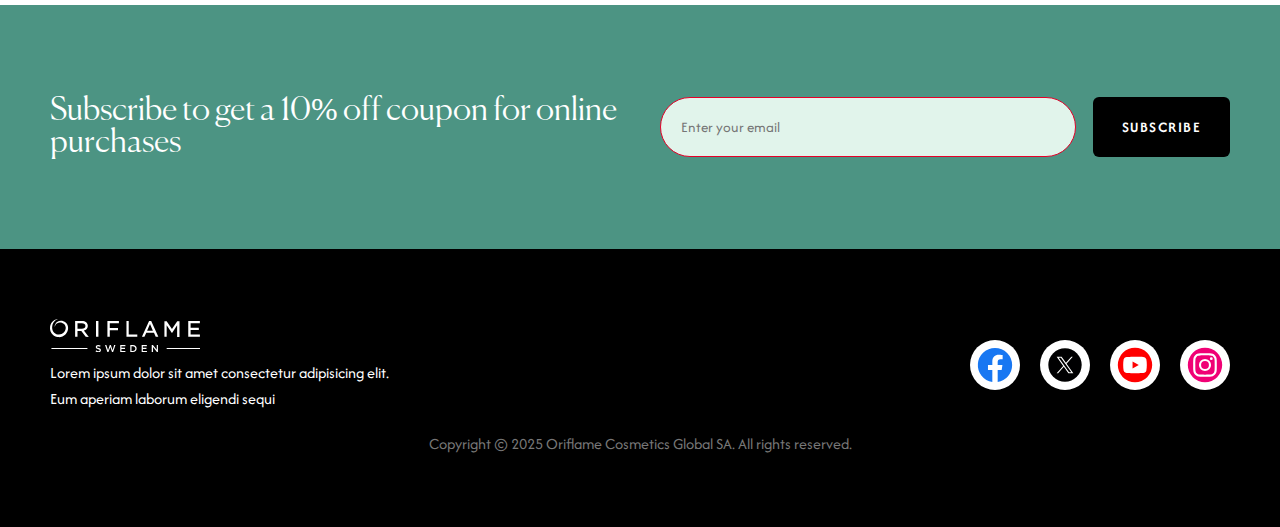
<file: shop.html>
<!DOCTYPE html>
<html lang="en">

<head>
    <meta charset="UTF-8">
    <meta name="viewport" content="width=device-width, initial-scale=1.0">

    <!-- title -->
    <title>Document</title>

    <!-- favicon -->
    <link rel="apple-touch-icon" sizes="180x180" href="assets/images/favicon/apple-touch-icon.png">
    <link rel="icon" type="image/png" sizes="32x32" href="assets/images/favicon/favicon-32x32.png">
    <link rel="icon" type="image/png" sizes="16x16" href="assets/images/favicon/favicon-16x16.png">
    <!-- <link rel="manifest" href="assets/images/favicon/site.webmanifest"> -->

    <!-- custom css -->
    <link rel="stylesheet" href="assets/css/main.css">
    <link rel="stylesheet" href="assets/css/layout.css">
    <link rel="stylesheet" href="assets/css/style.css">
    <link rel="stylesheet" href="assets/css/shop.css">
</head>

<body>

    <!-- top bar -->
    <aside class="top-bar">
        <div class="container">
            <div class="sale-banner">
                <p class="sale-banner-text">Free shipping on orders above $150</p>
            </div>
        </div>
    </aside>

    <!-- Header -->
    <header>
        <div class="container">
            <div class="header-actions">
                <button class="toggle-nav action-btn" id="mobileNavBtn">
                    <svg xmlns="http://www.w3.org/2000/svg" viewBox="0 0 24 24" fill="currentColor">
                        <path d="M3 4H21V6H3V4ZM3 11H15V13H3V11ZM3 18H21V20H3V18Z"></path>
                    </svg>
                </button>

                <!-- search btn -->
                <button class="search-btn action-btn"><svg xmlns="http://www.w3.org/2000/svg" viewBox="0 0 24 24"
                        fill="currentColor">
                        <path
                            d="M18.031 16.6168L22.3137 20.8995L20.8995 22.3137L16.6168 18.031C15.0769 19.263 13.124 20 11 20C6.032 20 2 15.968 2 11C2 6.032 6.032 2 11 2C15.968 2 20 6.032 20 11C20 13.124 19.263 15.0769 18.031 16.6168ZM16.0247 15.8748C17.2475 14.6146 18 12.8956 18 11C18 7.1325 14.8675 4 11 4C7.1325 4 4 7.1325 4 11C4 14.8675 7.1325 18 11 18C12.8956 18 14.6146 17.2475 15.8748 16.0247L16.0247 15.8748Z">
                        </path>
                    </svg>
                </button>
            </div>

            <a href="index.html" class="logo">
                <svg xmlns="http://www.w3.org/2000/svg" viewBox="0 0 139 31" data-testid="Presentation-top-area-common"
                    class="frontpage-1vw230l">
                    <path
                        d="M57.98 28.94l-1.595-4.904h-.98L53.81 28.94l-1.593-4.91h-1.23l2.206 6.62h.98l1.716-4.66 1.59 4.66h.98l2.2-6.62h-1.22zM1.334 26.857h33.35v.98H1.334v-.98zm41.318-24.89h2.207v14.59h-2.21V1.967zm10.544 14.59h2.207v-6.13h7.602V8.343h-7.61V3.93h8.46V1.966h-10.66zM8.324 16.8c4.66 0 8.46-3.8 8.46-8.46 0-4.534-3.8-6.62-6.62-6.62-5.518 0-5.886 5.396-5.886 5.396h.13s.98-3.923 4.78-3.923c3.07 0 5.4 2.084 5.4 5.027 0 3.43-2.82 6.25-6.25 6.25-3.31 0-6.372-2.45-6.372-6.87 0-3.44 1.84-6.26 5.027-7.48V0C2.947.61.003 4.17.003 8.33c-.122 4.66 3.68 8.46 8.338 8.46zm36.78 10.056c-1.225-.245-1.593-.49-1.593-.98s.37-.737 1.11-.737c.62 0 1.23.24 1.72.61l.617-.85c-.613-.49-1.47-.86-2.33-.86-1.35 0-2.207.74-2.207 1.96s.73 1.6 2.2 1.96c1.22.25 1.47.49 1.47.98s-.49.86-1.1.86c-.86 0-1.47-.37-2.09-.86l-.74.86c.735.74 1.716 1.11 2.696 1.11 1.35 0 2.33-.73 2.33-1.96 0-1.35-.738-1.84-2.086-2.08zm-9.317-10.3l-4.414-5.884c2.207-.61 3.678-2.2 3.678-4.29 0-2.69-2.2-4.53-5.39-4.53h-6.38v14.59h2.2v-5.4h3.55l4.05 5.4 2.7.126zm-10.3-7.48V3.93h4.047c2.084 0 3.31.86 3.31 2.453s-1.35 2.575-3.31 2.575h-4.047zm40.706 18.76h3.31v-1.102h-3.31V25.14h3.678v-1.103h-4.78v6.498h4.78v-.98H66.2zM91.817 1.844l-6.62 14.713h2.33l1.715-3.8h7.11l1.595 3.8h2.452L93.78 1.844h-1.964zm-1.838 8.95l2.69-6.252 2.69 6.26h-5.4zm18.14-5.026l4.66 6.866.24.368.24-.36 4.536-6.86v10.79h2.207v-14.6h-2.084l-4.904 7.356-4.906-7.356h-2.08v14.59h2.085zm0 21.088h30.89v.98h-30.89v-.98zm22.19-12.383v-4.29h7.6V8.098h-7.6v-4.17h8.58v-1.96h-10.78v14.59h10.79V14.47zM98.93 28.57l-3.557-4.534H94.27v6.498h1.226v-4.536l3.55 4.536h.98v-6.498h-1.1zM72.936 1.968h-2.084v14.59h10.054v-2.084h-7.97zm13.12 25.87h3.31v-1.103h-3.31V25.14h3.677v-1.103H84.95v6.498h4.905v-.98h-3.81zm-9.197-3.8H74.4v6.497h2.453c2.083 0 3.432-1.47 3.432-3.31.122-1.717-1.35-3.188-3.434-3.188zm0 5.516h-1.35V25.14h1.35c1.35 0 2.2.98 2.2 2.206.12 1.226-.86 2.207-2.21 2.207z">
                    </path>
                </svg>
            </a>

            <div class="header-actions">
                <a href="login.html" class="action-btn login-btn">
                    <svg xmlns="http://www.w3.org/2000/svg" viewBox="0 0 24 24" fill="currentColor">
                        <path
                            d="M20 22H18V20C18 18.3431 16.6569 17 15 17H9C7.34315 17 6 18.3431 6 20V22H4V20C4 17.2386 6.23858 15 9 15H15C17.7614 15 20 17.2386 20 20V22ZM12 13C8.68629 13 6 10.3137 6 7C6 3.68629 8.68629 1 12 1C15.3137 1 18 3.68629 18 7C18 10.3137 15.3137 13 12 13ZM12 11C14.2091 11 16 9.20914 16 7C16 4.79086 14.2091 3 12 3C9.79086 3 8 4.79086 8 7C8 9.20914 9.79086 11 12 11Z">
                        </path>
                    </svg>
                </a>

                <button class="action-btn cart-btn" id="openCartMenu">
                    <svg xmlns="http://www.w3.org/2000/svg" viewBox="0 0 24 24" fill="currentColor">
                        <path
                            d="M12.0049 2C15.3186 2 18.0049 4.68629 18.0049 8V9H22.0049V11H20.8379L20.0813 20.083C20.0381 20.6013 19.6048 21 19.0847 21H4.92502C4.40493 21 3.97166 20.6013 3.92847 20.083L3.17088 11H2.00488V9H6.00488V8C6.00488 4.68629 8.69117 2 12.0049 2ZM18.8309 11H5.17788L5.84488 19H18.1639L18.8309 11ZM13.0049 13V17H11.0049V13H13.0049ZM9.00488 13V17H7.00488V13H9.00488ZM17.0049 13V17H15.0049V13H17.0049ZM12.0049 4C9.86269 4 8.1138 5.68397 8.00978 7.80036L8.00488 8V9H16.0049V8C16.0049 5.8578 14.3209 4.10892 12.2045 4.0049L12.0049 4Z">
                        </path>
                    </svg>

                    <span class="cart-badge">
                        0
                    </span>
                </button>
            </div>
        </div>

        <!-- mobile nav -->
        <nav class="mobileNav" id="mobileNav">
            <ul>
                <li><a href="shop.html">shop all</a></li>
                <li><a href="shop.html">bestseller</a></li>
                <li><a href="shop.html">face</a></li>
                <li><a href="shop.html">body</a></li>
                <li><a href="shop.html">set</a></li>
                <li><a href="shop.html">build your routine</a></li>
                <li><a href="shop.html">subscribe & save 10%</a></li>
                <li><a href="shop.html">Help center</a></li>
                <li><a href="shop.html">rewards</a></li>
                <li><a href="shop.html">skincare studio</a></li>
                <li><a href="shop.html">store locator</a></li>
                <li><a href="contact.html">contact</a></li>
            </ul>
        </nav>

        <!-- mobile nav overlay -->
        <div class="mobileNavOverlay" id="mobileNavOverlay"></div>
    </header>

    <!-- nav -->
    <nav class="nav">
        <ul>
            <li><a href="shop.html">shop all</a></li>
            <li><a href="shop.html">bestseller</a></li>
            <li><a href="shop.html">face</a></li>
            <li><a href="shop.html">body</a></li>
            <li><a href="shop.html">set</a></li>
            <li><a href="shop.html">build your routine</a></li>
            <li><a href="contact.html">contact</a></li>
        </ul>
    </nav>

    <!-- search modal -->
    <div class="searchModal  modalAnimation" id="searchModal">
        <div class="modal-content">
            <button class="close-modal" id="closeSearchModal" title="Close">&times;</button>
            <form id="searchForm" autocomplete="off">
                <input type="text" id="searchInput" name="searchInput" placeholder="Search Item" autofocus required>
                <button type="submit"><svg xmlns="http://www.w3.org/2000/svg" width="20" height="20" fill="currentColor"
                        class="bi bi-search" viewBox="0 0 16 16">
                        <path
                            d="M11.742 10.344a6.5 6.5 0 1 0-1.397 1.398h-.001q.044.06.098.115l3.85 3.85a1 1 0 0 0 1.415-1.414l-3.85-3.85a1 1 0 0 0-.115-.1zM12 6.5a5.5 5.5 0 1 1-11 0 5.5 5.5 0 0 1 11 0">
                        </path>
                    </svg></button>
            </form>

            <div class="search-catergories">
                <a href="shop.html">Graphic tees </a>
                <a href="shop.html">Plain Faces</a>
                <a href="shop.html">Vintage Faces</a>
                <a href="shop.html">Band tees</a>
                <a href="shop.html">Custom Faces</a>
                <a href="shop.html">Oversized Faces</a>
                <a href="shop.html">Crew neck Faces</a>
            </div>

            <div class="search-history">
                <h3>History
                    <button id="clearSearchHistory">Clear All</button>
                </h3>

                <a href="" class="searchedItem">High Visibility T Shirt Short Sleeve Reflective <svg
                        xmlns="http://www.w3.org/2000/svg" fill="currentColor" class="bi bi-arrow-up-right"
                        viewBox="0 0 16 16">
                        <path fill-rule="evenodd"
                            d="M14 2.5a.5.5 0 0 0-.5-.5h-6a.5.5 0 0 0 0 1h4.793L2.146 13.146a.5.5 0 0 0 .708.708L13 3.707V8.5a.5.5 0 0 0 1 0z" />
                    </svg></a>
                <a href="" class="searchedItem">Short sleeve round neck Face <svg xmlns="http://www.w3.org/2000/svg"
                        fill="currentColor" class="bi bi-arrow-up-right" viewBox="0 0 16 16">
                        <path fill-rule="evenodd"
                            d="M14 2.5a.5.5 0 0 0-.5-.5h-6a.5.5 0 0 0 0 1h4.793L2.146 13.146a.5.5 0 0 0 .708.708L13 3.707V8.5a.5.5 0 0 0 1 0z" />
                    </svg></a>
                <a href="" class="searchedItem">Fashionable oversized hoodie for women <svg
                        xmlns="http://www.w3.org/2000/svg" fill="currentColor" class="bi bi-arrow-up-right"
                        viewBox="0 0 16 16">
                        <path fill-rule="evenodd"
                            d="M14 2.5a.5.5 0 0 0-.5-.5h-6a.5.5 0 0 0 0 1h4.793L2.146 13.146a.5.5 0 0 0 .708.708L13 3.707V8.5a.5.5 0 0 0 1 0z" />
                    </svg></a>
                <a href="" class="searchedItem">Queen fashion long sleeve shirt, basic Face <svg
                        xmlns="http://www.w3.org/2000/svg" fill="currentColor" class="bi bi-arrow-up-right"
                        viewBox="0 0 16 16">
                        <path fill-rule="evenodd"
                            d="M14 2.5a.5.5 0 0 0-.5-.5h-6a.5.5 0 0 0 0 1h4.793L2.146 13.146a.5.5 0 0 0 .708.708L13 3.707V8.5a.5.5 0 0 0 1 0z" />
                    </svg></a>
                <a href="" class="searchedItem">Lee Women's Wrinkle Free Relaxed Fit Straight Leg Pant <svg
                        xmlns="http://www.w3.org/2000/svg" fill="currentColor" class="bi bi-arrow-up-right"
                        viewBox="0 0 16 16">
                        <path fill-rule="evenodd"
                            d="M14 2.5a.5.5 0 0 0-.5-.5h-6a.5.5 0 0 0 0 1h4.793L2.146 13.146a.5.5 0 0 0 .708.708L13 3.707V8.5a.5.5 0 0 0 1 0z" />
                    </svg></a>
                <a href="" class="searchedItem">Women's Summer Oversized Face Casual Office Fashion
                    <svg xmlns="http://www.w3.org/2000/svg" fill="currentColor" class="bi bi-arrow-up-right"
                        viewBox="0 0 16 16">
                        <path fill-rule="evenodd"
                            d="M14 2.5a.5.5 0 0 0-.5-.5h-6a.5.5 0 0 0 0 1h4.793L2.146 13.146a.5.5 0 0 0 .708.708L13 3.707V8.5a.5.5 0 0 0 1 0z" />
                    </svg>
                </a>

                <!--  -->
                <div class="noSearchFound">
                    <div>
                        <svg xmlns="http://www.w3.org/2000/svg" width="16" height="16" fill="currentColor"
                            class="bi bi-emoji-frown" viewBox="0 0 16 16">
                            <path d="M8 15A7 7 0 1 1 8 1a7 7 0 0 1 0 14m0 1A8 8 0 1 0 8 0a8 8 0 0 0 0 16" />
                            <path
                                d="M4.285 12.433a.5.5 0 0 0 .683-.183A3.5 3.5 0 0 1 8 10.5c1.295 0 2.426.703 3.032 1.75a.5.5 0 0 0 .866-.5A4.5 4.5 0 0 0 8 9.5a4.5 4.5 0 0 0-3.898 2.25.5.5 0 0 0 .183.683M7 6.5C7 7.328 6.552 8 6 8s-1-.672-1-1.5S5.448 5 6 5s1 .672 1 1.5m4 0c0 .828-.448 1.5-1 1.5s-1-.672-1-1.5S9.448 5 10 5s1 .672 1 1.5" />
                        </svg>
                        <p>Ooops! No search found</p>
                    </div>
                </div>

            </div>
        </div>
    </div>

    <!-- cart menu -->
    <div class="cart-menu">
        <!-- Cart Section -->
        <section class="cart-menu-section">
            <!-- Cart Header -->
            <div class="cart-menu-header">
                <h2 class="cart-menu-title">Shopping cart</h2>
                <button class="cart-menu-close" aria-label="Close cart">
                    <svg viewBox="0 0 24 24" fill="none" stroke="currentColor" stroke-width="2">
                        <path d="M18 6L6 18M6 6l12 12" />
                    </svg>
                </button>
            </div>

            <!-- Cart Items -->
            <div class="cart-menu-items">
                <div class="cart-menu-item" data-price="20.00">
                    <img src="assets/images/products/1.webp" alt="" loading="lazy" class="cart-menu-item-image">
                    <div class="cart-menu-item-details">
                        <div class="cart-menu-item-category">Face</div>
                        <h4 class="cart-menu-item-name">Queen fashion long sleeve shirt, basic Face</h4>
                        <div class="cart-menu-item-meta">
                            <span>Price: <span>$20.00</span></span>
                        </div>
                        <div class="cart-menu-item-footer">
                            <div class="cart-menu-item-quantity">
                                <button class="qty-btn qty-decrease" aria-label="Decrease quantity">−</button>
                                <span class="qty-value">1</span>
                                <button class="qty-btn qty-increase" aria-label="Increase quantity">+</button>
                            </div>
                            <span class="cart-menu-item-price">$20.00</span>
                        </div>
                    </div>
                    <button class="cart-menu-item-remove" aria-label="Remove item">
                        <svg xmlns="http://www.w3.org/2000/svg" viewBox="0 0 24 24" fill="currentColor">
                            <path
                                d="M4 8H20V21C20 21.5523 19.5523 22 19 22H5C4.44772 22 4 21.5523 4 21V8ZM6 10V20H18V10H6ZM9 12H11V18H9V12ZM13 12H15V18H13V12ZM7 5V3C7 2.44772 7.44772 2 8 2H16C16.5523 2 17 2.44772 17 3V5H22V7H2V5H7ZM9 4V5H15V4H9Z">
                            </path>
                        </svg>
                    </button>
                </div>

                <div class="cart-menu-item" data-price="24.99">
                    <img src="assets/images/products/2.webp" alt="" class="cart-menu-item-image">
                    <div class="cart-menu-item-details">
                        <div class="cart-menu-item-category">Face</div>
                        <h4 class="cart-menu-item-name">Face Oil</h4>
                        <div class="cart-menu-item-meta">
                            <span>Price: <span>$24.00</span></span>
                        </div>
                        <div class="cart-menu-item-footer">
                            <div class="cart-menu-item-quantity">
                                <button class="qty-btn qty-decrease" aria-label="Decrease quantity">−</button>
                                <span class="qty-value">1</span>
                                <button class="qty-btn qty-increase" aria-label="Increase quantity">+</button>
                            </div>
                            <span class="cart-menu-item-price">$24.99</span>
                        </div>
                    </div>
                    <button class="cart-menu-item-remove" aria-label="Remove item">
                        <svg xmlns="http://www.w3.org/2000/svg" viewBox="0 0 24 24" fill="currentColor">
                            <path
                                d="M4 8H20V21C20 21.5523 19.5523 22 19 22H5C4.44772 22 4 21.5523 4 21V8ZM6 10V20H18V10H6ZM9 12H11V18H9V12ZM13 12H15V18H13V12ZM7 5V3C7 2.44772 7.44772 2 8 2H16C16.5523 2 17 2.44772 17 3V5H22V7H2V5H7ZM9 4V5H15V4H9Z">
                            </path>
                        </svg>
                    </button>
                </div>

                <div class="cart-menu-item" data-price="18.99">
                    <img src="assets/images/products/3.webp" alt="" class="cart-menu-item-image">
                    <div class="cart-menu-item-details">
                        <div class="cart-menu-item-category">Body</div>
                        <h4 class="cart-menu-item-name">Cream</h4>
                        <div class="cart-menu-item-meta">
                            <span>Price: <span>$18.99</span></span>
                        </div>
                        <div class="cart-menu-item-footer">
                            <div class="cart-menu-item-quantity">
                                <button class="qty-btn qty-decrease" aria-label="Decrease quantity">−</button>
                                <span class="qty-value">1</span>
                                <button class="qty-btn qty-increase" aria-label="Increase quantity">+</button>
                            </div>
                            <span class="cart-menu-item-price">$18.99</span>
                        </div>
                    </div>
                    <button class="cart-menu-item-remove" aria-label="Remove item">
                        <svg xmlns="http://www.w3.org/2000/svg" viewBox="0 0 24 24" fill="currentColor">
                            <path
                                d="M4 8H20V21C20 21.5523 19.5523 22 19 22H5C4.44772 22 4 21.5523 4 21V8ZM6 10V20H18V10H6ZM9 12H11V18H9V12ZM13 12H15V18H13V12ZM7 5V3C7 2.44772 7.44772 2 8 2H16C16.5523 2 17 2.44772 17 3V5H22V7H2V5H7ZM9 4V5H15V4H9Z">
                            </path>
                        </svg>
                    </button>
                </div>

                <div class="cart-menu-item" data-price="22.50">
                    <img src="assets/images/products/1.webp" alt="" class="cart-menu-item-image">
                    <div class="cart-menu-item-details">
                        <div class="cart-menu-item-category">Body</div>
                        <h4 class="cart-menu-item-name">Oil oil oil</h4>
                        <div class="cart-menu-item-meta">
                            <span>Price: <span>$22.50</span></span>
                        </div>
                        <div class="cart-menu-item-footer">
                            <div class="cart-menu-item-quantity">
                                <button class="qty-btn qty-decrease" aria-label="Decrease quantity">−</button>
                                <span class="qty-value">1</span>
                                <button class="qty-btn qty-increase" aria-label="Increase quantity">+</button>
                            </div>
                            <span class="cart-menu-item-price">$22.50</span>
                        </div>
                    </div>
                    <button class="cart-menu-item-remove" aria-label="Remove item">
                        <svg xmlns="http://www.w3.org/2000/svg" viewBox="0 0 24 24" fill="currentColor">
                            <path
                                d="M4 8H20V21C20 21.5523 19.5523 22 19 22H5C4.44772 22 4 21.5523 4 21V8ZM6 10V20H18V10H6ZM9 12H11V18H9V12ZM13 12H15V18H13V12ZM7 5V3C7 2.44772 7.44772 2 8 2H16C16.5523 2 17 2.44772 17 3V5H22V7H2V5H7ZM9 4V5H15V4H9Z">
                            </path>
                        </svg>
                    </button>
                </div>
            </div>

            <!-- Cart Footer -->
            <div class="cart-menu-footer">
                <div class="cart-menu-subtotal">
                    <div>
                        <div class="cart-menu-subtotal-label">Subtotal <span class="cart-menu-subtotal-count">(4
                                item)</span>
                        </div>
                    </div>
                    <div class="cart-menu-subtotal-amount">$86.48</div>
                </div>

                <div class="cart-menu-progress">
                    <div class="cart-menu-progress-bar">
                        <div class="cart-menu-progress-fill" style="width: 85%;"></div>
                    </div>
                    <p class="cart-menu-progress-text">Add <span class="cart-menu-progress-amount">$15.40</span> to cart
                        and get
                        free shipping!</p>
                </div>

                <div class="cart-menu-buttons">
                    <button class="cart-menu-button btn btn-primary btn-secondary">clear cart</button>
                    <a href="checkout.html" class="cart-menu-button btn btn-primary">Check out</a>
                </div>

                <div class="cart-menu-shipping-info">
                    <svg viewBox="0 0 24 24" fill="none" stroke="currentColor" stroke-width="2">
                        <rect x="1" y="3" width="15" height="13"></rect>
                        <polygon points="16 8 20 8 23 11 23 16 16 16 16 8"></polygon>
                        <circle cx="5.5" cy="18.5" r="2.5"></circle>
                        <circle cx="18.5" cy="18.5" r="2.5"></circle>
                    </svg>
                    <span>Free shipping on all orders over $150</span>
                </div>
            </div>
        </section>
    </div>

    <!-- Mobile Overlay -->
    <div class="overlay" id="overlay"></div>

    <!-- main -->
    <main class="main-container">
        <!-- pages hero -->
        <div class="page-hero">
            <div class="container">
                <h1 class="page-title">Our Collection</h1>
                <p class="page-subtitle">Discover our exquisite range of premium fragrances crafted for the modern
                    connoisseur</p>
            </div>
        </div>

        <section class="shop-display">
            <div class="container">
                <div class="shop-layout">
                    <aside class="shop-sidebar" id="shopSidebar">
                        <div class="filter-section">
                            <h3>Category</h3>
                            <div class="filter-option">
                                <input type="checkbox" id="cat-face" value="face" class="cat-filter">
                                <label for="cat-face">Face <span>(24)</span></label>
                            </div>
                            <div class="filter-option">
                                <input type="checkbox" id="cat-body" value="body" class="cat-filter">
                                <label for="cat-body">Body <span>(18)</span></label>
                            </div>
                            <div class="filter-option">
                                <input type="checkbox" id="cat-hair" value="hair" class="cat-filter">
                                <label for="cat-hair">Hair <span>(12)</span></label>
                            </div>
                        </div>

                        <div class="filter-section">
                            <h3>Brand</h3>
                            <div class="filter-option">
                                <input type="checkbox" id="brand-glow" value="glow" class="brand-filter">
                                <label for="brand-glow">Glow Naturals</label>
                            </div>
                            <div class="filter-option">
                                <input type="checkbox" id="brand-pure" value="pure" class="brand-filter">
                                <label for="brand-pure">Pure Essence</label>
                            </div>
                        </div>

                        <div class="filter-section">
                            <h3>Price Range</h3>
                            <div class="price-inputs">
                                <input type="number" id="minPrice" placeholder="Min">
                                <input type="number" id="maxPrice" placeholder="Max">
                            </div>
                        </div>

                        <div class="filter-section">
                            <h3>Size (ml)</h3>
                            <div class="filter-option">
                                <input type="checkbox" id="size-30" value="30" class="size-filter">
                                <label for="size-30">30ml</label>
                            </div>
                            <div class="filter-option">
                                <input type="checkbox" id="size-50" value="50" class="size-filter">
                                <label for="size-50">50ml</label>
                            </div>
                            <div class="filter-option">
                                <input type="checkbox" id="size-100" value="100" class="size-filter">
                                <label for="size-100">100ml</label>
                            </div>
                        </div>

                        <button class="clear-filters" id="clearBtn">Clear Filters</button>
                    </aside>

                    <main class="shop-main">
                        <div class="shop-toolbar">
                            <div>Showing <strong id="count">6</strong> products</div>
                            <div class="shop-actions">
                                <button class="shop-filter-toggle" id="toggleShopSidebar">
                                    <svg xmlns="http://www.w3.org/2000/svg" viewBox="0 0 24 24" fill="currentColor"><path d="M5 5H13V19H5V5ZM19 19H15V5H19V19ZM4 3C3.44772 3 3 3.44772 3 4V20C3 20.5523 3.44772 21 4 21H20C20.5523 21 21 20.5523 21 20V4C21 3.44772 20.5523 3 20 3H4ZM11 12L7 8.5V15.5L11 12Z"></path></svg>
                                </button>

                                <select class="sort-select" id="sort">
                                    <option value="default">Default</option>
                                    <option value="price-low">Price: Low to High</option>
                                    <option value="price-high">Price: High to Low</option>
                                </select>
                            </div>
                        </div>

                        <div class="products-grid" id="grid">
                            <div class="product-card" data-category="face" data-brand="glow" data-price="42"
                                data-size="50">
                                <div class="product-img">
                                    <img src="assets/images/products/1.webp" alt="">
                                    <div class="product-badge new">New</div>
                                </div>
                                <div class="product-header">
                                    <div class="product-category">Face</div>
                                    <div class="product-price">$42</div>
                                </div>
                                <h3 class="product-title">Face Oil Serum</h3>
                                <p class="product-description">Nourishing face oil with natural ingredients.</p>
                                <div class="product-footer">
                                    <button class="add-to-cart-btn btn btn-primary" data-product-id="1"
                                    data-product-name="Face Oil" data-price="24.99"
                                    data-image="assets/images/products/1.webp" data-category="Face">Add to cart</button>
                                </div>
                            </div>

                            <div class="product-card" data-category="body" data-brand="pure" data-price="28"
                                data-size="100">
                                <div class="product-img">
                                    <img src="assets/images/products/2.webp" alt="">
                                </div>
                                <div class="product-header">
                                    <div class="product-category">Body</div>
                                    <div class="product-price">$28</div>
                                </div>
                                <h3 class="product-title">Body Butter</h3>
                                <p class="product-description">Rich moisturizing cream for soft skin.</p>
                                <div class="product-footer">
                                    <button class="add-to-cart-btn btn btn-primary" data-product-id="2"
                                    data-product-name="Body Butter" data-price="24.99"
                                    data-image="assets/images/products/2.webp" data-category="body">Add to cart</button>
                                </div>
                            </div>

                            <div class="product-card" data-category="face" data-brand="pure" data-price="55"
                                data-size="30">
                                <div class="product-img">
                                    <img src="assets/images/products/3.webp" alt="">
                                </div>
                                <div class="product-header">
                                    <div class="product-category">Face</div>
                                    <div class="product-price">$55</div>
                                </div>
                                <h3 class="product-title">Vitamin C Serum</h3>
                                <p class="product-description">Brightening serum for radiant skin.</p>
                                <div class="product-footer">
                                    <button class="add-to-cart-btn btn btn-primary" data-product-id="3"
                                    data-product-name="Vitamin C Serum" data-price="24.99"
                                    data-image="assets/images/products/3.webp" data-category="skin">Add to cart</button>
                                </div>
                            </div>

                            <div class="product-card" data-category="hair" data-brand="glow" data-price="35"
                                data-size="100">
                                <div class="product-img">
                                    <img src="assets/images/products/4.webp" alt="">
                                </div>
                                <div class="product-header">
                                    <div class="product-category">Hair</div>
                                    <div class="product-price">$35</div>
                                </div>
                                <h3 class="product-title">Argan Hair Oil</h3>
                                <p class="product-description">Nourishing oil for smooth hair.</p>
                                <div class="product-footer">
                                    <button class="add-to-cart-btn btn btn-primary" data-product-id="4"
                                    data-product-name="Argan Hair Oil" data-price="24.99"
                                    data-image="assets/images/products/4.webp" data-category="Hair">Add to cart</button>
                                </div>
                            </div>

                            <div class="product-card" data-category="body" data-brand="glow" data-price="22"
                                data-size="100">
                                <div class="product-img">
                                    <img src="assets/images/products/1.webp" alt="">
                                    <div class="product-badge new">New</div>
                                </div>
                                <div class="product-header">
                                    <div class="product-category">Body</div>
                                    <div class="product-price">$22</div>
                                </div>
                                <h3 class="product-title">Body Lotion</h3>
                                <p class="product-description">Fast-absorbing daily moisture.</p>
                                <div class="product-footer">
                                    <button class="add-to-cart-btn btn btn-primary" data-product-id="5"
                                    data-product-name="Body Lotion" data-price="24.99"
                                    data-image="assets/images/products/1.webp" data-category="Body">Add to cart</button>
                                </div>
                            </div>

                            <div class="product-card" data-category="face" data-brand="pure" data-price="48"
                                data-size="50">
                                <div class="product-img">
                                    <img src="assets/images/products/2.webp" alt="">
                                </div>
                                <div class="product-header">
                                    <div class="product-category">Face</div>
                                    <div class="product-price">$48</div>
                                </div>
                                <h3 class="product-title">Night Cream</h3>
                                <p class="product-description">Intensive overnight repair cream.</p>
                                <div class="product-footer">
                                    <button class="add-to-cart-btn btn btn-primary" data-product-id="6"
                                    data-product-name="Night Cream" data-price="24.99"
                                    data-image="assets/images/products/2.webp" data-category="Face">Add to cart</button>
                                </div>
                            </div>
                        </div>
                    </main>
                </div>
            </div>
        </section>


        <!-- newsletter -->
        <div class="newsletter">
            <div class="container">
                <h1>Subscribe to get a 10% off coupon for online purchases</h1>

                <form action="">
                    <input type="email" name="newsletter-email" id="newsletter-email" placeholder="Enter your email">
                    <button type="submit" class="btn-secondary btn">Subscribe</button>
                </form>
            </div>
        </div>
    </main>

    <!-- footer -->
    <footer>
        <div class="container">
            <div class="footer-content ">
                <div class="footer-row">
                    <div class="footer-col">
                        <a href="index.html" class="logo">
                            <svg xmlns="http://www.w3.org/2000/svg" viewBox="0 0 139 31"
                                data-testid="Presentation-top-area-common" class="frontpage-1vw230l">
                                <path
                                    d="M57.98 28.94l-1.595-4.904h-.98L53.81 28.94l-1.593-4.91h-1.23l2.206 6.62h.98l1.716-4.66 1.59 4.66h.98l2.2-6.62h-1.22zM1.334 26.857h33.35v.98H1.334v-.98zm41.318-24.89h2.207v14.59h-2.21V1.967zm10.544 14.59h2.207v-6.13h7.602V8.343h-7.61V3.93h8.46V1.966h-10.66zM8.324 16.8c4.66 0 8.46-3.8 8.46-8.46 0-4.534-3.8-6.62-6.62-6.62-5.518 0-5.886 5.396-5.886 5.396h.13s.98-3.923 4.78-3.923c3.07 0 5.4 2.084 5.4 5.027 0 3.43-2.82 6.25-6.25 6.25-3.31 0-6.372-2.45-6.372-6.87 0-3.44 1.84-6.26 5.027-7.48V0C2.947.61.003 4.17.003 8.33c-.122 4.66 3.68 8.46 8.338 8.46zm36.78 10.056c-1.225-.245-1.593-.49-1.593-.98s.37-.737 1.11-.737c.62 0 1.23.24 1.72.61l.617-.85c-.613-.49-1.47-.86-2.33-.86-1.35 0-2.207.74-2.207 1.96s.73 1.6 2.2 1.96c1.22.25 1.47.49 1.47.98s-.49.86-1.1.86c-.86 0-1.47-.37-2.09-.86l-.74.86c.735.74 1.716 1.11 2.696 1.11 1.35 0 2.33-.73 2.33-1.96 0-1.35-.738-1.84-2.086-2.08zm-9.317-10.3l-4.414-5.884c2.207-.61 3.678-2.2 3.678-4.29 0-2.69-2.2-4.53-5.39-4.53h-6.38v14.59h2.2v-5.4h3.55l4.05 5.4 2.7.126zm-10.3-7.48V3.93h4.047c2.084 0 3.31.86 3.31 2.453s-1.35 2.575-3.31 2.575h-4.047zm40.706 18.76h3.31v-1.102h-3.31V25.14h3.678v-1.103h-4.78v6.498h4.78v-.98H66.2zM91.817 1.844l-6.62 14.713h2.33l1.715-3.8h7.11l1.595 3.8h2.452L93.78 1.844h-1.964zm-1.838 8.95l2.69-6.252 2.69 6.26h-5.4zm18.14-5.026l4.66 6.866.24.368.24-.36 4.536-6.86v10.79h2.207v-14.6h-2.084l-4.904 7.356-4.906-7.356h-2.08v14.59h2.085zm0 21.088h30.89v.98h-30.89v-.98zm22.19-12.383v-4.29h7.6V8.098h-7.6v-4.17h8.58v-1.96h-10.78v14.59h10.79V14.47zM98.93 28.57l-3.557-4.534H94.27v6.498h1.226v-4.536l3.55 4.536h.98v-6.498h-1.1zM72.936 1.968h-2.084v14.59h10.054v-2.084h-7.97zm13.12 25.87h3.31v-1.103h-3.31V25.14h3.677v-1.103H84.95v6.498h4.905v-.98h-3.81zm-9.197-3.8H74.4v6.497h2.453c2.083 0 3.432-1.47 3.432-3.31.122-1.717-1.35-3.188-3.434-3.188zm0 5.516h-1.35V25.14h1.35c1.35 0 2.2.98 2.2 2.206.12 1.226-.86 2.207-2.21 2.207z">
                                </path>
                            </svg>
                        </a>

                        <p>Lorem ipsum dolor sit amet consectetur adipisicing elit. Eum aperiam laborum eligendi
                            sequi</p>
                    </div>

                    <div class="socials">
                        <a aria-label="Facebook" title="Facebook" data-testid="Presentation-footer-social-media-icon"
                            href="http://www.facebook.com/162469850615072"><svg
                                class="MuiSvgIcon-root MuiSvgIcon-fontSizeInherit base-MuiOriSocialIcon-icon products-app-emotion-mgbdy8"
                                focusable="false" aria-hidden="true" viewBox="0 0 24 24" data-testid="FacebookIcon">
                                <path fill="#1877F2"
                                    d="M20.227 12.05A8.227 8.227 0 0 0 12 3.823a8.227 8.227 0 0 0-1.285 16.354v-5.749H8.626V12.05h2.089v-1.813c0-2.062 1.228-3.201 3.108-3.201.9 0 1.842.161 1.842.161v2.024h-1.037c-1.022 0-1.341.634-1.341 1.285v1.543h2.282l-.365 2.378h-1.917v5.749a8.23 8.23 0 0 0 6.942-8.127z">
                                </path>
                            </svg></a>
                        <a aria-label="Twitter" title="Twitter" data-testid="Presentation-footer-social-media-icon"
                            href="https://twitter.com/OriflameNigeria"><svg
                                class="MuiSvgIcon-root MuiSvgIcon-fontSizeInherit base-MuiOriSocialIcon-icon products-app-emotion-mgbdy8"
                                focusable="false" aria-hidden="true" viewBox="0 0 24 24" data-testid="XRingIcon">
                                <path fill="#000001" d="M12 4a8 8 0 1 1 0 16 8 8 0 0 1 0-16"></path>
                                <path fill="#fff"
                                    d="M12.761 11.388 15.74 8h-.706l-2.585 2.941L10.382 8H8l3.123 4.448L8 16h.706l2.73-3.106L13.619 16H16zm-.967 1.099-.316-.443L8.96 8.52h1.084l2.032 2.844.316.443 2.642 3.697H13.95z">
                                </path>
                            </svg></a>
                        <a aria-label="YouTube" title="YouTube" data-testid="Presentation-footer-social-media-icon"
                            href="https://www.youtube.com/oriflamenigeria"><svg
                                class="MuiSvgIcon-root MuiSvgIcon-fontSizeInherit base-MuiOriSocialIcon-icon products-app-emotion-mgbdy8"
                                focusable="false" aria-hidden="true" viewBox="0 0 24 24" data-testid="YoutubeRingIcon">
                                <path fill="red" d="m10.84 13.686 2.965-1.687-2.965-1.685z"></path>
                                <path fill="red"
                                    d="M12 3.75a8.25 8.25 0 1 0 0 16.5 8.25 8.25 0 0 0 0-16.5m5.435 10.999c-.131.49-.513.874-1.003 1.007-.875.237-4.396.24-4.432.24s-3.558-.003-4.432-.239a1.43 1.43 0 0 1-1.003-1.009A15 15 0 0 1 6.328 12c-.005-.921.074-1.841.237-2.748.13-.491.513-.876 1.003-1.009.874-.236 4.396-.239 4.431-.239s3.557.003 4.432.239c.49.134.873.518 1.003 1.01.163.907.242 1.827.237 2.748.005.921-.074 1.841-.237 2.748z">
                                </path>
                            </svg></a>
                        <a aria-label="Instagram" title="Instagram" data-testid="Presentation-footer-social-media-icon"
                            href="https://www.instagram.com/oriflamenigeria/"><svg
                                class="MuiSvgIcon-root MuiSvgIcon-fontSizeInherit base-MuiOriSocialIcon-icon products-app-emotion-mgbdy8"
                                focusable="false" aria-hidden="true" viewBox="0 0 24 24"
                                data-testid="InstagramRingIcon">
                                <path fill="#F00075"
                                    d="M16.421 8.655c-.103-.265-.226-.454-.424-.652s-.387-.321-.652-.424c-.2-.078-.5-.17-1.053-.195-.598-.027-.777-.033-2.292-.033s-1.694.006-2.292.033c-.553.025-.853.118-1.053.195-.265.103-.454.226-.652.424s-.321.387-.424.652c-.078.2-.17.5-.195 1.053-.027.598-.033.777-.033 2.292s.006 1.694.033 2.292c.025.553.118.853.195 1.053.103.265.226.454.424.652s.387.321.652.424c.2.078.5.17 1.053.195.598.027.777.033 2.292.033s1.694-.006 2.292-.033c.553-.025.853-.118 1.053-.195.265-.103.454-.226.652-.424s.321-.387.424-.652c.078-.2.17-.5.195-1.053.027-.598.033-.777.033-2.292s-.006-1.694-.033-2.292c-.025-.553-.118-.853-.195-1.053M12 14.913a2.913 2.913 0 1 1 0-5.827 2.913 2.913 0 0 1 0 5.827m3.028-5.26a.681.681 0 1 1 0-1.362.681.681 0 0 1 0 1.362">
                                </path>
                                <path fill="#F00075" d="M13.891 12a1.89 1.89 0 1 1-3.782 0 1.89 1.89 0 0 1 3.782 0">
                                </path>
                                <path fill="#F00075"
                                    d="M12 3.75a8.25 8.25 0 1 0 0 16.5 8.25 8.25 0 0 0 0-16.5m5.638 10.588c-.027.604-.123 1.016-.263 1.377-.145.373-.339.689-.654 1.005s-.632.509-1.005.654c-.361.14-.773.236-1.377.264s-.798.034-2.338.034-1.733-.007-2.338-.034c-.604-.027-1.016-.123-1.377-.264-.373-.145-.689-.339-1.005-.654s-.509-.632-.654-1.005c-.14-.361-.236-.773-.264-1.377S6.329 13.54 6.329 12s.007-1.734.034-2.338.123-1.016.264-1.377c.145-.373.339-.689.654-1.005s.632-.509 1.005-.654c.361-.14.773-.236 1.377-.264s.798-.034 2.338-.034 1.734.007 2.338.034 1.016.123 1.377.264c.373.145.689.339 1.005.654s.509.632.654 1.005c.14.361.236.773.263 1.377s.034.798.034 2.338-.007 1.734-.034 2.338">
                                </path>
                            </svg></a>
                    </div>
                </div>
            </div>

            <p class="footer-copyright-text">Copyright © 2025 Oriflame Cosmetics Global SA. All rights reserved.</p>
        </div>
    </footer>

    <script src="assets/js/cart.js"></script>
    <script src="assets/js/layout.js"></script>
    <script type="module" src="assets/js/main.js"></script>
    <script src="assets/js/script.js"></script>
    <script src="assets/js/shop.js"></script>
</body>

</html>
</file>
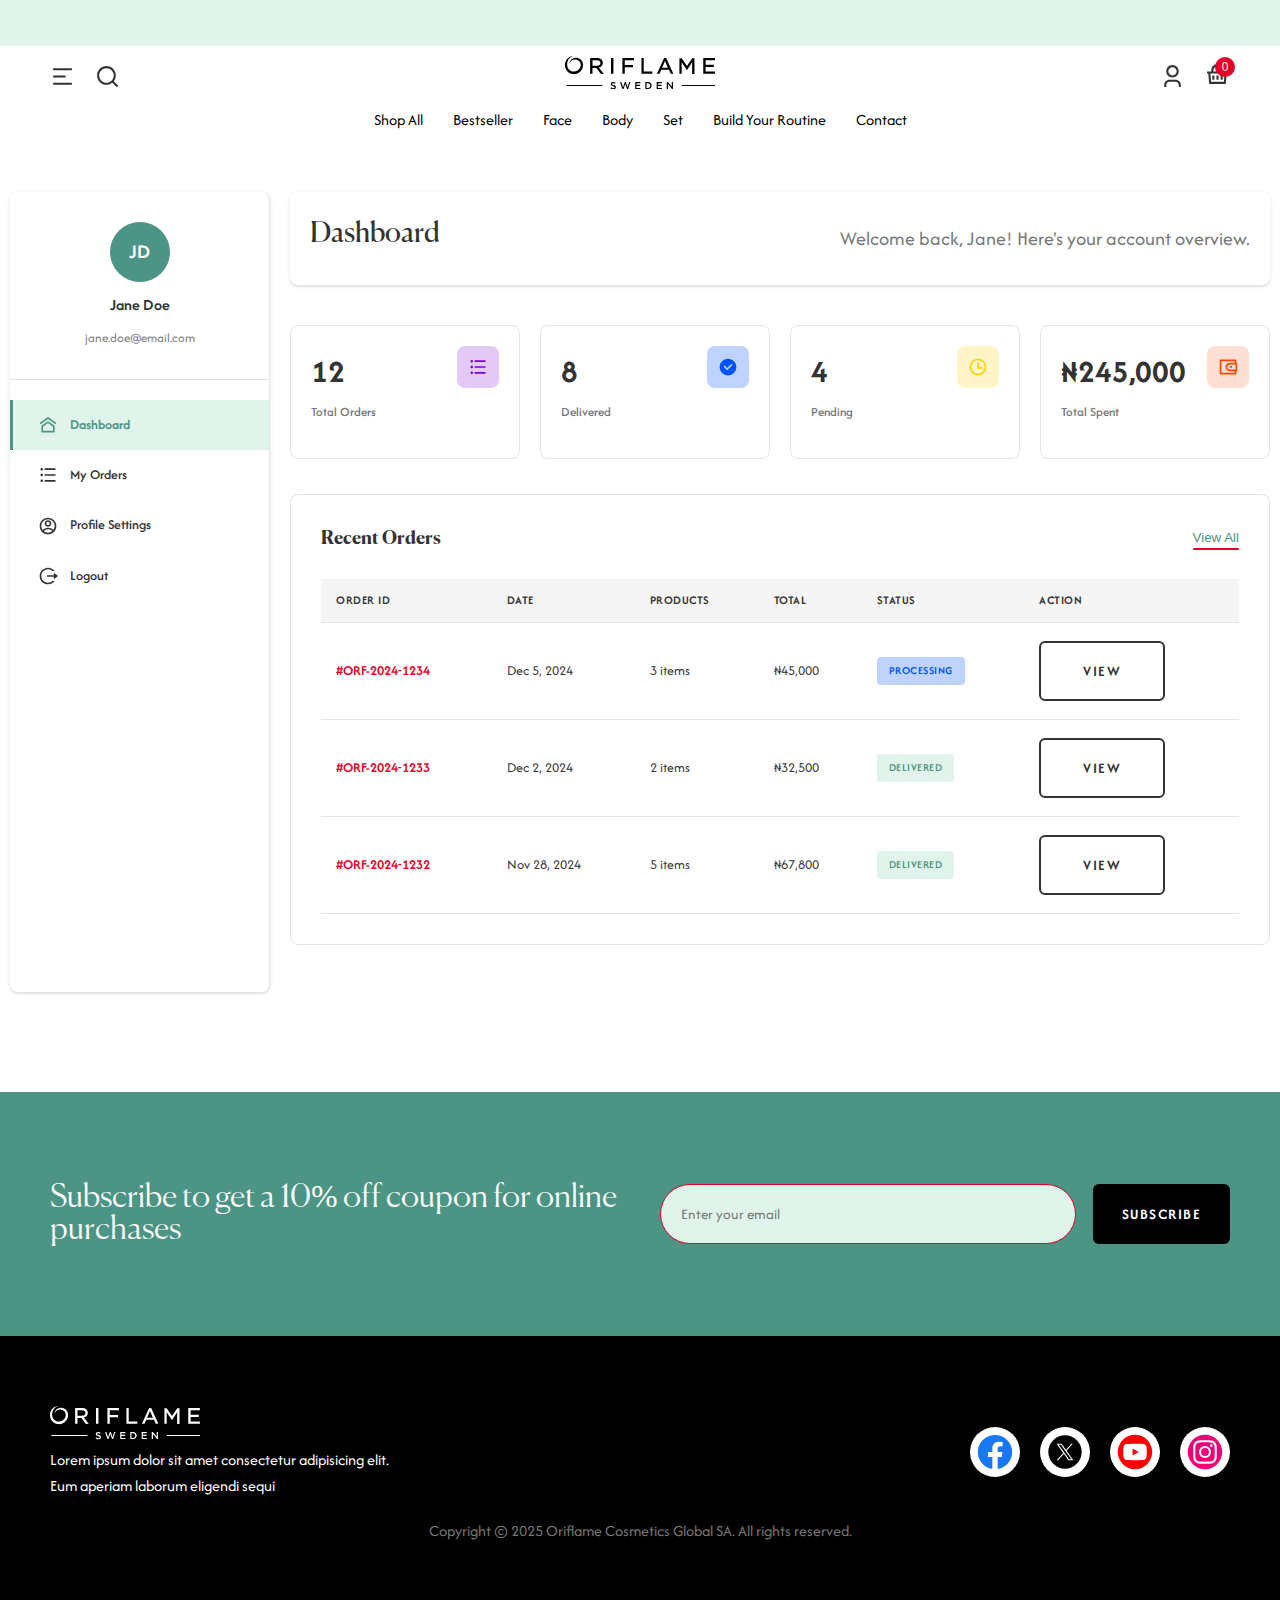
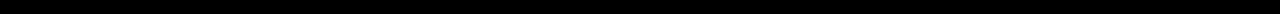
<file: user.html>
<!DOCTYPE html>
<html lang="en">

<head>
    <meta charset="UTF-8">
    <meta name="viewport" content="width=device-width, initial-scale=1.0">

    <!-- title -->
    <title>Document</title>

    <!-- favicon -->
    <link rel="apple-touch-icon" sizes="180x180" href="assets/images/favicon/apple-touch-icon.png">
    <link rel="icon" type="image/png" sizes="32x32" href="assets/images/favicon/favicon-32x32.png">
    <link rel="icon" type="image/png" sizes="16x16" href="assets/images/favicon/favicon-16x16.png">
    <!-- <link rel="manifest" href="assets/images/favicon/site.webmanifest"> -->

    <!-- custom css -->
    <link rel="stylesheet" href="assets/css/main.css">
    <link rel="stylesheet" href="assets/css/layout.css">
    <link rel="stylesheet" href="assets/css/user.css">
</head>

<body>

    <!-- top bar -->
    <aside class="top-bar">
        <div class="container">
            <div class="sale-banner">
                <p class="sale-banner-text">Free shipping on orders above $150</p>
            </div>
        </div>
    </aside>

    <!-- Header -->
    <header>
        <div class="container">
            <div class="header-actions">
                <button class="toggle-nav action-btn" id="mobileNavBtn">
                    <svg xmlns="http://www.w3.org/2000/svg" viewBox="0 0 24 24" fill="currentColor">
                        <path d="M3 4H21V6H3V4ZM3 11H15V13H3V11ZM3 18H21V20H3V18Z"></path>
                    </svg>
                </button>

                <!-- search btn -->
                <button class="search-btn action-btn"><svg xmlns="http://www.w3.org/2000/svg" viewBox="0 0 24 24"
                        fill="currentColor">
                        <path
                            d="M18.031 16.6168L22.3137 20.8995L20.8995 22.3137L16.6168 18.031C15.0769 19.263 13.124 20 11 20C6.032 20 2 15.968 2 11C2 6.032 6.032 2 11 2C15.968 2 20 6.032 20 11C20 13.124 19.263 15.0769 18.031 16.6168ZM16.0247 15.8748C17.2475 14.6146 18 12.8956 18 11C18 7.1325 14.8675 4 11 4C7.1325 4 4 7.1325 4 11C4 14.8675 7.1325 18 11 18C12.8956 18 14.6146 17.2475 15.8748 16.0247L16.0247 15.8748Z">
                        </path>
                    </svg>
                </button>
            </div>

            <a href="index.html" class="logo">
                <svg xmlns="http://www.w3.org/2000/svg" viewBox="0 0 139 31" data-testid="Presentation-top-area-common"
                    class="frontpage-1vw230l">
                    <path
                        d="M57.98 28.94l-1.595-4.904h-.98L53.81 28.94l-1.593-4.91h-1.23l2.206 6.62h.98l1.716-4.66 1.59 4.66h.98l2.2-6.62h-1.22zM1.334 26.857h33.35v.98H1.334v-.98zm41.318-24.89h2.207v14.59h-2.21V1.967zm10.544 14.59h2.207v-6.13h7.602V8.343h-7.61V3.93h8.46V1.966h-10.66zM8.324 16.8c4.66 0 8.46-3.8 8.46-8.46 0-4.534-3.8-6.62-6.62-6.62-5.518 0-5.886 5.396-5.886 5.396h.13s.98-3.923 4.78-3.923c3.07 0 5.4 2.084 5.4 5.027 0 3.43-2.82 6.25-6.25 6.25-3.31 0-6.372-2.45-6.372-6.87 0-3.44 1.84-6.26 5.027-7.48V0C2.947.61.003 4.17.003 8.33c-.122 4.66 3.68 8.46 8.338 8.46zm36.78 10.056c-1.225-.245-1.593-.49-1.593-.98s.37-.737 1.11-.737c.62 0 1.23.24 1.72.61l.617-.85c-.613-.49-1.47-.86-2.33-.86-1.35 0-2.207.74-2.207 1.96s.73 1.6 2.2 1.96c1.22.25 1.47.49 1.47.98s-.49.86-1.1.86c-.86 0-1.47-.37-2.09-.86l-.74.86c.735.74 1.716 1.11 2.696 1.11 1.35 0 2.33-.73 2.33-1.96 0-1.35-.738-1.84-2.086-2.08zm-9.317-10.3l-4.414-5.884c2.207-.61 3.678-2.2 3.678-4.29 0-2.69-2.2-4.53-5.39-4.53h-6.38v14.59h2.2v-5.4h3.55l4.05 5.4 2.7.126zm-10.3-7.48V3.93h4.047c2.084 0 3.31.86 3.31 2.453s-1.35 2.575-3.31 2.575h-4.047zm40.706 18.76h3.31v-1.102h-3.31V25.14h3.678v-1.103h-4.78v6.498h4.78v-.98H66.2zM91.817 1.844l-6.62 14.713h2.33l1.715-3.8h7.11l1.595 3.8h2.452L93.78 1.844h-1.964zm-1.838 8.95l2.69-6.252 2.69 6.26h-5.4zm18.14-5.026l4.66 6.866.24.368.24-.36 4.536-6.86v10.79h2.207v-14.6h-2.084l-4.904 7.356-4.906-7.356h-2.08v14.59h2.085zm0 21.088h30.89v.98h-30.89v-.98zm22.19-12.383v-4.29h7.6V8.098h-7.6v-4.17h8.58v-1.96h-10.78v14.59h10.79V14.47zM98.93 28.57l-3.557-4.534H94.27v6.498h1.226v-4.536l3.55 4.536h.98v-6.498h-1.1zM72.936 1.968h-2.084v14.59h10.054v-2.084h-7.97zm13.12 25.87h3.31v-1.103h-3.31V25.14h3.677v-1.103H84.95v6.498h4.905v-.98h-3.81zm-9.197-3.8H74.4v6.497h2.453c2.083 0 3.432-1.47 3.432-3.31.122-1.717-1.35-3.188-3.434-3.188zm0 5.516h-1.35V25.14h1.35c1.35 0 2.2.98 2.2 2.206.12 1.226-.86 2.207-2.21 2.207z">
                    </path>
                </svg>
            </a>

            <div class="header-actions">
                <a href="login.html" class="action-btn login-btn">
                    <svg xmlns="http://www.w3.org/2000/svg" viewBox="0 0 24 24" fill="currentColor">
                        <path
                            d="M20 22H18V20C18 18.3431 16.6569 17 15 17H9C7.34315 17 6 18.3431 6 20V22H4V20C4 17.2386 6.23858 15 9 15H15C17.7614 15 20 17.2386 20 20V22ZM12 13C8.68629 13 6 10.3137 6 7C6 3.68629 8.68629 1 12 1C15.3137 1 18 3.68629 18 7C18 10.3137 15.3137 13 12 13ZM12 11C14.2091 11 16 9.20914 16 7C16 4.79086 14.2091 3 12 3C9.79086 3 8 4.79086 8 7C8 9.20914 9.79086 11 12 11Z">
                        </path>
                    </svg>
                </a>

                <button class="action-btn cart-btn" id="openCartMenu">
                    <svg xmlns="http://www.w3.org/2000/svg" viewBox="0 0 24 24" fill="currentColor">
                        <path
                            d="M12.0049 2C15.3186 2 18.0049 4.68629 18.0049 8V9H22.0049V11H20.8379L20.0813 20.083C20.0381 20.6013 19.6048 21 19.0847 21H4.92502C4.40493 21 3.97166 20.6013 3.92847 20.083L3.17088 11H2.00488V9H6.00488V8C6.00488 4.68629 8.69117 2 12.0049 2ZM18.8309 11H5.17788L5.84488 19H18.1639L18.8309 11ZM13.0049 13V17H11.0049V13H13.0049ZM9.00488 13V17H7.00488V13H9.00488ZM17.0049 13V17H15.0049V13H17.0049ZM12.0049 4C9.86269 4 8.1138 5.68397 8.00978 7.80036L8.00488 8V9H16.0049V8C16.0049 5.8578 14.3209 4.10892 12.2045 4.0049L12.0049 4Z">
                        </path>
                    </svg>

                    <span class="cart-badge">
                        0
                    </span>
                </button>
            </div>
        </div>

        <!-- mobile nav -->
        <nav class="mobileNav" id="mobileNav">
            <ul>
                <li><a href="shop.html">shop all</a></li>
                <li><a href="shop.html">bestseller</a></li>
                <li><a href="shop.html">face</a></li>
                <li><a href="shop.html">body</a></li>
                <li><a href="shop.html">set</a></li>
                <li><a href="shop.html">build your routine</a></li>
                <li><a href="shop.html">subscribe & save 10%</a></li>
                <li><a href="shop.html">Help center</a></li>
                <li><a href="shop.html">rewards</a></li>
                <li><a href="shop.html">skincare studio</a></li>
                <li><a href="shop.html">store locator</a></li>
                <li><a href="contact.html">contact</a></li>
            </ul>
        </nav>

        <!-- mobile nav overlay -->
        <div class="mobileNavOverlay" id="mobileNavOverlay"></div>
    </header>

    <!-- nav -->
    <nav class="nav">
        <ul>
            <li><a href="shop.html">shop all</a></li>
            <li><a href="shop.html">bestseller</a></li>
            <li><a href="shop.html">face</a></li>
            <li><a href="shop.html">body</a></li>
            <li><a href="shop.html">set</a></li>
            <li><a href="shop.html">build your routine</a></li>
            <li><a href="contact.html">contact</a></li>
        </ul>
    </nav>

    <!-- search modal -->
    <div class="searchModal  modalAnimation" id="searchModal">
        <div class="modal-content">
            <button class="close-modal" id="closeSearchModal" title="Close">&times;</button>
            <form id="searchForm" autocomplete="off">
                <input type="text" id="searchInput" name="searchInput" placeholder="Search Item" autofocus required>
                <button type="submit"><svg xmlns="http://www.w3.org/2000/svg" width="20" height="20" fill="currentColor"
                        class="bi bi-search" viewBox="0 0 16 16">
                        <path
                            d="M11.742 10.344a6.5 6.5 0 1 0-1.397 1.398h-.001q.044.06.098.115l3.85 3.85a1 1 0 0 0 1.415-1.414l-3.85-3.85a1 1 0 0 0-.115-.1zM12 6.5a5.5 5.5 0 1 1-11 0 5.5 5.5 0 0 1 11 0">
                        </path>
                    </svg></button>
            </form>

            <div class="search-catergories">
                <a href="">Graphic tees </a>
                <a href="">Plain Faces</a>
                <a href="">Vintage Faces</a>
                <a href="">Band tees</a>
                <a href="">Custom Faces</a>
                <a href="">Oversized Faces</a>
                <a href="">Crew neck Faces</a>
            </div>

            <div class="search-history">
                <h3>History

                    <button id="clearSearchHistory">Clear All</button>
                </h3>

                <a href="" class="searchedItem">High Visibility T Shirt Short Sleeve Reflective <svg
                        xmlns="http://www.w3.org/2000/svg" fill="currentColor" class="bi bi-arrow-up-right"
                        viewBox="0 0 16 16">
                        <path fill-rule="evenodd"
                            d="M14 2.5a.5.5 0 0 0-.5-.5h-6a.5.5 0 0 0 0 1h4.793L2.146 13.146a.5.5 0 0 0 .708.708L13 3.707V8.5a.5.5 0 0 0 1 0z" />
                    </svg></a>
                <a href="" class="searchedItem">Short sleeve round neck Face <svg xmlns="http://www.w3.org/2000/svg"
                        fill="currentColor" class="bi bi-arrow-up-right" viewBox="0 0 16 16">
                        <path fill-rule="evenodd"
                            d="M14 2.5a.5.5 0 0 0-.5-.5h-6a.5.5 0 0 0 0 1h4.793L2.146 13.146a.5.5 0 0 0 .708.708L13 3.707V8.5a.5.5 0 0 0 1 0z" />
                    </svg></a>
                <a href="" class="searchedItem">Fashionable oversized hoodie for women <svg
                        xmlns="http://www.w3.org/2000/svg" fill="currentColor" class="bi bi-arrow-up-right"
                        viewBox="0 0 16 16">
                        <path fill-rule="evenodd"
                            d="M14 2.5a.5.5 0 0 0-.5-.5h-6a.5.5 0 0 0 0 1h4.793L2.146 13.146a.5.5 0 0 0 .708.708L13 3.707V8.5a.5.5 0 0 0 1 0z" />
                    </svg></a>
                <a href="" class="searchedItem">Queen fashion long sleeve shirt, basic Face <svg
                        xmlns="http://www.w3.org/2000/svg" fill="currentColor" class="bi bi-arrow-up-right"
                        viewBox="0 0 16 16">
                        <path fill-rule="evenodd"
                            d="M14 2.5a.5.5 0 0 0-.5-.5h-6a.5.5 0 0 0 0 1h4.793L2.146 13.146a.5.5 0 0 0 .708.708L13 3.707V8.5a.5.5 0 0 0 1 0z" />
                    </svg></a>
                <a href="" class="searchedItem">Lee Women's Wrinkle Free Relaxed Fit Straight Leg Pant <svg
                        xmlns="http://www.w3.org/2000/svg" fill="currentColor" class="bi bi-arrow-up-right"
                        viewBox="0 0 16 16">
                        <path fill-rule="evenodd"
                            d="M14 2.5a.5.5 0 0 0-.5-.5h-6a.5.5 0 0 0 0 1h4.793L2.146 13.146a.5.5 0 0 0 .708.708L13 3.707V8.5a.5.5 0 0 0 1 0z" />
                    </svg></a>
                <a href="" class="searchedItem">Women's Summer Oversized Face Casual Office Fashion
                    <svg xmlns="http://www.w3.org/2000/svg" fill="currentColor" class="bi bi-arrow-up-right"
                        viewBox="0 0 16 16">
                        <path fill-rule="evenodd"
                            d="M14 2.5a.5.5 0 0 0-.5-.5h-6a.5.5 0 0 0 0 1h4.793L2.146 13.146a.5.5 0 0 0 .708.708L13 3.707V8.5a.5.5 0 0 0 1 0z" />
                    </svg>
                </a>

                <!--  -->
                <div class="noSearchFound">
                    <div>
                        <svg xmlns="http://www.w3.org/2000/svg" width="16" height="16" fill="currentColor"
                            class="bi bi-emoji-frown" viewBox="0 0 16 16">
                            <path d="M8 15A7 7 0 1 1 8 1a7 7 0 0 1 0 14m0 1A8 8 0 1 0 8 0a8 8 0 0 0 0 16" />
                            <path
                                d="M4.285 12.433a.5.5 0 0 0 .683-.183A3.5 3.5 0 0 1 8 10.5c1.295 0 2.426.703 3.032 1.75a.5.5 0 0 0 .866-.5A4.5 4.5 0 0 0 8 9.5a4.5 4.5 0 0 0-3.898 2.25.5.5 0 0 0 .183.683M7 6.5C7 7.328 6.552 8 6 8s-1-.672-1-1.5S5.448 5 6 5s1 .672 1 1.5m4 0c0 .828-.448 1.5-1 1.5s-1-.672-1-1.5S9.448 5 10 5s1 .672 1 1.5" />
                        </svg>
                        <p>Ooops! No search found</p>
                    </div>
                </div>

            </div>
        </div>
    </div>

    <!-- cart menu -->
    <div class="cart-menu">
        <!-- Cart Section -->
        <section class="cart-menu-section">
            <!-- Cart Header -->
            <div class="cart-menu-header">
                <h2 class="cart-menu-title">Shopping cart</h2>
                <button class="cart-menu-close" aria-label="Close cart">
                    <svg viewBox="0 0 24 24" fill="none" stroke="currentColor" stroke-width="2">
                        <path d="M18 6L6 18M6 6l12 12" />
                    </svg>
                </button>
            </div>

            <!-- Cart Items -->
            <div class="cart-menu-items">
                <div class="cart-menu-item" data-price="20.00">
                    <img src="assets/images/products/1.webp" alt="" loading="lazy" class="cart-menu-item-image">
                    <div class="cart-menu-item-details">
                        <div class="cart-menu-item-category">Face</div>
                        <h4 class="cart-menu-item-name">Queen fashion long sleeve shirt, basic Face</h4>
                        <div class="cart-menu-item-meta">
                            <span>Price: <span>$20.00</span></span>
                        </div>
                        <div class="cart-menu-item-footer">
                            <div class="cart-menu-item-quantity">
                                <button class="qty-btn qty-decrease" aria-label="Decrease quantity">−</button>
                                <span class="qty-value">1</span>
                                <button class="qty-btn qty-increase" aria-label="Increase quantity">+</button>
                            </div>
                            <span class="cart-menu-item-price">$20.00</span>
                        </div>
                    </div>
                    <button class="cart-menu-item-remove" aria-label="Remove item">
                        <svg xmlns="http://www.w3.org/2000/svg" viewBox="0 0 24 24" fill="currentColor">
                            <path
                                d="M4 8H20V21C20 21.5523 19.5523 22 19 22H5C4.44772 22 4 21.5523 4 21V8ZM6 10V20H18V10H6ZM9 12H11V18H9V12ZM13 12H15V18H13V12ZM7 5V3C7 2.44772 7.44772 2 8 2H16C16.5523 2 17 2.44772 17 3V5H22V7H2V5H7ZM9 4V5H15V4H9Z">
                            </path>
                        </svg>
                    </button>
                </div>

                <div class="cart-menu-item" data-price="24.99">
                    <img src="assets/images/products/2.webp" alt="" class="cart-menu-item-image">
                    <div class="cart-menu-item-details">
                        <div class="cart-menu-item-category">Face</div>
                        <h4 class="cart-menu-item-name">Face Oil</h4>
                        <div class="cart-menu-item-meta">
                            <span>Price: <span>$24.00</span></span>
                        </div>
                        <div class="cart-menu-item-footer">
                            <div class="cart-menu-item-quantity">
                                <button class="qty-btn qty-decrease" aria-label="Decrease quantity">−</button>
                                <span class="qty-value">1</span>
                                <button class="qty-btn qty-increase" aria-label="Increase quantity">+</button>
                            </div>
                            <span class="cart-menu-item-price">$24.99</span>
                        </div>
                    </div>
                    <button class="cart-menu-item-remove" aria-label="Remove item">
                        <svg xmlns="http://www.w3.org/2000/svg" viewBox="0 0 24 24" fill="currentColor">
                            <path
                                d="M4 8H20V21C20 21.5523 19.5523 22 19 22H5C4.44772 22 4 21.5523 4 21V8ZM6 10V20H18V10H6ZM9 12H11V18H9V12ZM13 12H15V18H13V12ZM7 5V3C7 2.44772 7.44772 2 8 2H16C16.5523 2 17 2.44772 17 3V5H22V7H2V5H7ZM9 4V5H15V4H9Z">
                            </path>
                        </svg>
                    </button>
                </div>

                <div class="cart-menu-item" data-price="18.99">
                    <img src="assets/images/products/3.webp" alt="" class="cart-menu-item-image">
                    <div class="cart-menu-item-details">
                        <div class="cart-menu-item-category">Body</div>
                        <h4 class="cart-menu-item-name">Cream</h4>
                        <div class="cart-menu-item-meta">
                            <span>Price: <span>$18.99</span></span>
                        </div>
                        <div class="cart-menu-item-footer">
                            <div class="cart-menu-item-quantity">
                                <button class="qty-btn qty-decrease" aria-label="Decrease quantity">−</button>
                                <span class="qty-value">1</span>
                                <button class="qty-btn qty-increase" aria-label="Increase quantity">+</button>
                            </div>
                            <span class="cart-menu-item-price">$18.99</span>
                        </div>
                    </div>
                    <button class="cart-menu-item-remove" aria-label="Remove item">
                        <svg xmlns="http://www.w3.org/2000/svg" viewBox="0 0 24 24" fill="currentColor">
                            <path
                                d="M4 8H20V21C20 21.5523 19.5523 22 19 22H5C4.44772 22 4 21.5523 4 21V8ZM6 10V20H18V10H6ZM9 12H11V18H9V12ZM13 12H15V18H13V12ZM7 5V3C7 2.44772 7.44772 2 8 2H16C16.5523 2 17 2.44772 17 3V5H22V7H2V5H7ZM9 4V5H15V4H9Z">
                            </path>
                        </svg>
                    </button>
                </div>

                <div class="cart-menu-item" data-price="22.50">
                    <img src="assets/images/products/1.webp" alt="" class="cart-menu-item-image">
                    <div class="cart-menu-item-details">
                        <div class="cart-menu-item-category">Body</div>
                        <h4 class="cart-menu-item-name">Oil oil oil</h4>
                        <div class="cart-menu-item-meta">
                            <span>Price: <span>$22.50</span></span>
                        </div>
                        <div class="cart-menu-item-footer">
                            <div class="cart-menu-item-quantity">
                                <button class="qty-btn qty-decrease" aria-label="Decrease quantity">−</button>
                                <span class="qty-value">1</span>
                                <button class="qty-btn qty-increase" aria-label="Increase quantity">+</button>
                            </div>
                            <span class="cart-menu-item-price">$22.50</span>
                        </div>
                    </div>
                    <button class="cart-menu-item-remove" aria-label="Remove item">
                        <svg xmlns="http://www.w3.org/2000/svg" viewBox="0 0 24 24" fill="currentColor">
                            <path
                                d="M4 8H20V21C20 21.5523 19.5523 22 19 22H5C4.44772 22 4 21.5523 4 21V8ZM6 10V20H18V10H6ZM9 12H11V18H9V12ZM13 12H15V18H13V12ZM7 5V3C7 2.44772 7.44772 2 8 2H16C16.5523 2 17 2.44772 17 3V5H22V7H2V5H7ZM9 4V5H15V4H9Z">
                            </path>
                        </svg>
                    </button>
                </div>
            </div>

            <!-- Cart Footer -->
            <div class="cart-menu-footer">
                <div class="cart-menu-subtotal">
                    <div>
                        <div class="cart-menu-subtotal-label">Subtotal <span class="cart-menu-subtotal-count">(4
                                item)</span>
                        </div>
                    </div>
                    <div class="cart-menu-subtotal-amount">$86.48</div>
                </div>

                <div class="cart-menu-progress">
                    <div class="cart-menu-progress-bar">
                        <div class="cart-menu-progress-fill" style="width: 85%;"></div>
                    </div>
                    <p class="cart-menu-progress-text">Add <span class="cart-menu-progress-amount">$15.40</span> to cart
                        and get
                        free shipping!</p>
                </div>

                <div class="cart-menu-buttons">
                    <button class="cart-menu-button btn btn-primary btn-secondary">clear cart</button>
                    <a href="checkout.html" class="cart-menu-button btn btn-primary">Check out</a>
                </div>

                <div class="cart-menu-shipping-info">
                    <svg viewBox="0 0 24 24" fill="none" stroke="currentColor" stroke-width="2">
                        <rect x="1" y="3" width="15" height="13"></rect>
                        <polygon points="16 8 20 8 23 11 23 16 16 16 16 8"></polygon>
                        <circle cx="5.5" cy="18.5" r="2.5"></circle>
                        <circle cx="18.5" cy="18.5" r="2.5"></circle>
                    </svg>
                    <span>Free shipping on all orders over $150</span>
                </div>
            </div>
        </section>
    </div>

    <!-- Mobile Overlay -->
    <div class="overlay" id="overlay"></div>

    <!-- main -->
    <main class="main-container">
        <button class="user-mobile-menu-btn">
            <svg xmlns="http://www.w3.org/2000/svg" viewBox="0 0 24 24" fill="currentColor"><path d="M4.40347 3.90332L2.98926 5.31753L6.17124 8.49951L2.98926 11.6815L4.40347 13.0957L8.99967 8.49951L4.40347 3.90332ZM20.9997 19.9995V17.9995H2.99967V19.9995H20.9997ZM20.9997 12.9995V10.9995H11.9997V12.9995H20.9997ZM20.9997 5.99951V3.99951H11.9997V5.99951H20.9997Z"></path></svg>
        </button>

        <div class="dashboard-container">
            <!-- user-dashboard-sidebar -->
            <aside class="user-dashboard-sidebar" id="user-dashboard-sidebar">
                <div class="user-info">
                    <div class="user-avatar">JD</div>
                    <div class="user-name">Jane Doe</div>
                    <div class="user-email">jane.doe@email.com</div>
                </div>

                <ul class="user-nav-menu">
                    <li class="user-nav-item active" onclick="switchSection('dashboard')" data-target="dashboard">
                        <svg xmlns="http://www.w3.org/2000/svg" viewBox="0 0 24 24" fill="currentColor"><path d="M12.5812 2.68627C12.2335 2.43791 11.7664 2.43791 11.4187 2.68627L1.9187 9.47198L3.08118 11.0994L11.9999 4.7289L20.9187 11.0994L22.0812 9.47198L12.5812 2.68627ZM19.5812 12.6863L12.5812 7.68627C12.2335 7.43791 11.7664 7.43791 11.4187 7.68627L4.4187 12.6863C4.15591 12.874 3.99994 13.177 3.99994 13.5V20C3.99994 20.5523 4.44765 21 4.99994 21H18.9999C19.5522 21 19.9999 20.5523 19.9999 20V13.5C19.9999 13.177 19.844 12.874 19.5812 12.6863ZM5.99994 19V14.0146L11.9999 9.7289L17.9999 14.0146V19H5.99994Z"></path></svg>
                        Dashboard
                    </li>
                    <li class="user-nav-item" onclick="switchSection('orders')"  data-target="orders">
                        <svg xmlns="http://www.w3.org/2000/svg" viewBox="0 0 24 24" fill="currentColor"><path d="M8 4H21V6H8V4ZM4.5 6.5C3.67157 6.5 3 5.82843 3 5C3 4.17157 3.67157 3.5 4.5 3.5C5.32843 3.5 6 4.17157 6 5C6 5.82843 5.32843 6.5 4.5 6.5ZM4.5 13.5C3.67157 13.5 3 12.8284 3 12C3 11.1716 3.67157 10.5 4.5 10.5C5.32843 10.5 6 11.1716 6 12C6 12.8284 5.32843 13.5 4.5 13.5ZM4.5 20.4C3.67157 20.4 3 19.7284 3 18.9C3 18.0716 3.67157 17.4 4.5 17.4C5.32843 17.4 6 18.0716 6 18.9C6 19.7284 5.32843 20.4 4.5 20.4ZM8 11H21V13H8V11ZM8 18H21V20H8V18Z"></path></svg>
                        My Orders
                    </li>
                    <li class="user-nav-item" onclick="switchSection('profile')"  data-target="profile">
                        <svg xmlns="http://www.w3.org/2000/svg" viewBox="0 0 24 24" fill="currentColor"><path d="M12 2C17.5228 2 22 6.47715 22 12C22 17.5228 17.5228 22 12 22C6.47715 22 2 17.5228 2 12C2 6.47715 6.47715 2 12 2ZM12.1597 16C10.1243 16 8.29182 16.8687 7.01276 18.2556C8.38039 19.3474 10.114 20 12 20C13.9695 20 15.7727 19.2883 17.1666 18.1081C15.8956 16.8074 14.1219 16 12.1597 16ZM12 4C7.58172 4 4 7.58172 4 12C4 13.8106 4.6015 15.4807 5.61557 16.8214C7.25639 15.0841 9.58144 14 12.1597 14C14.6441 14 16.8933 15.0066 18.5218 16.6342C19.4526 15.3267 20 13.7273 20 12C20 7.58172 16.4183 4 12 4ZM12 5C14.2091 5 16 6.79086 16 9C16 11.2091 14.2091 13 12 13C9.79086 13 8 11.2091 8 9C8 6.79086 9.79086 5 12 5ZM12 7C10.8954 7 10 7.89543 10 9C10 10.1046 10.8954 11 12 11C13.1046 11 14 10.1046 14 9C14 7.89543 13.1046 7 12 7Z"></path></svg>
                        Profile Settings
                    </li>
                    <li class="user-nav-item logout-switch" onclick="logout()">
                        <svg xmlns="http://www.w3.org/2000/svg" viewBox="0 0 24 24" fill="currentColor"><path d="M12 22C6.47715 22 2 17.5228 2 12C2 6.47715 6.47715 2 12 2C15.2713 2 18.1757 3.57078 20.0002 5.99923L17.2909 5.99931C15.8807 4.75499 14.0285 4 12 4C7.58172 4 4 7.58172 4 12C4 16.4183 7.58172 20 12 20C14.029 20 15.8816 19.2446 17.2919 17.9998L20.0009 17.9998C18.1765 20.4288 15.2717 22 12 22ZM19 16V13H11V11H19V8L24 12L19 16Z"></path></svg>
                        Logout
                    </li>
                </ul>
            </aside>

            <!-- Main Dashboard -->
            <section class="main-dashboard">
                <!-- Dashboard Section -->
                <section id="dashboard" class="content-section active">
                    <div class="user-page-header">
                        <h1 class="user-page-title">Dashboard</h1>
                        <p class="user-page-subtitle">Welcome back, Jane! Here's your account overview.</p>
                    </div>

                    <div class="stats-grid">
                        <div class="stat-card">
                            <div class="stat-header">
                                <div>
                                    <div class="stat-value">12</div>
                                    <div class="stat-label">Total Orders</div>
                                </div>
                                <div class="stat-icon indigo">
                                    <svg xmlns="http://www.w3.org/2000/svg" viewBox="0 0 24 24" fill="currentColor"><path d="M8 4H21V6H8V4ZM4.5 6.5C3.67157 6.5 3 5.82843 3 5C3 4.17157 3.67157 3.5 4.5 3.5C5.32843 3.5 6 4.17157 6 5C6 5.82843 5.32843 6.5 4.5 6.5ZM4.5 13.5C3.67157 13.5 3 12.8284 3 12C3 11.1716 3.67157 10.5 4.5 10.5C5.32843 10.5 6 11.1716 6 12C6 12.8284 5.32843 13.5 4.5 13.5ZM4.5 20.4C3.67157 20.4 3 19.7284 3 18.9C3 18.0716 3.67157 17.4 4.5 17.4C5.32843 17.4 6 18.0716 6 18.9C6 19.7284 5.32843 20.4 4.5 20.4ZM8 11H21V13H8V11ZM8 18H21V20H8V18Z"></path></svg>
                                </div>
                            </div>
                        </div>

                        <div class="stat-card">
                            <div class="stat-header">
                                <div>
                                    <div class="stat-value">8</div>
                                    <div class="stat-label">Delivered</div>
                                </div>
                                <div class="stat-icon blue">
                                    <svg xmlns="http://www.w3.org/2000/svg" viewBox="0 0 24 24" fill="currentColor"><path d="M12 22C17.5228 22 22 17.5228 22 12C22 6.47715 17.5228 2 12 2C6.47715 2 2 6.47715 2 12C2 17.5228 6.47715 22 12 22ZM17.4571 9.45711L11 15.9142L6.79289 11.7071L8.20711 10.2929L11 13.0858L16.0429 8.04289L17.4571 9.45711Z"></path></svg>
                                </div>
                            </div>
                        </div>

                        <div class="stat-card">
                            <div class="stat-header">
                                <div>
                                    <div class="stat-value">4</div>
                                    <div class="stat-label">Pending</div>
                                </div>
                                <div class="stat-icon yellow">
                                    <svg xmlns="http://www.w3.org/2000/svg" viewBox="0 0 24 24" fill="currentColor"><path d="M12 22C6.47715 22 2 17.5228 2 12C2 6.47715 6.47715 2 12 2C17.5228 2 22 6.47715 22 12C22 17.5228 17.5228 22 12 22ZM12 20C16.4183 20 20 16.4183 20 12C20 7.58172 16.4183 4 12 4C7.58172 4 4 7.58172 4 12C4 16.4183 7.58172 20 12 20ZM13 12H17V14H11V7H13V12Z"></path></svg>
                                </div>
                            </div>
                        </div>

                        <div class="stat-card">
                            <div class="stat-header">
                                <div>
                                    <div class="stat-value">₦245,000</div>
                                    <div class="stat-label">Total Spent</div>
                                </div>
                                <div class="stat-icon orange">
                                    <svg xmlns="http://www.w3.org/2000/svg" viewBox="0 0 24 24" fill="currentColor"><path d="M22.0049 6.99979H23.0049V16.9998H22.0049V19.9998C22.0049 20.5521 21.5572 20.9998 21.0049 20.9998H3.00488C2.4526 20.9998 2.00488 20.5521 2.00488 19.9998V3.99979C2.00488 3.4475 2.4526 2.99979 3.00488 2.99979H21.0049C21.5572 2.99979 22.0049 3.4475 22.0049 3.99979V6.99979ZM20.0049 16.9998H14.0049C11.2435 16.9998 9.00488 14.7612 9.00488 11.9998C9.00488 9.23836 11.2435 6.99979 14.0049 6.99979H20.0049V4.99979H4.00488V18.9998H20.0049V16.9998ZM21.0049 14.9998V8.99979H14.0049C12.348 8.99979 11.0049 10.3429 11.0049 11.9998C11.0049 13.6566 12.348 14.9998 14.0049 14.9998H21.0049ZM14.0049 10.9998H17.0049V12.9998H14.0049V10.9998Z"></path></svg>
                                </div>
                            </div>
                        </div>
                    </div>

                    <div class="orders-section">
                        <h2 class="user-section-title">Recent Orders
                            <button class="openOrders">view all</button>
                        </h2>
                        <table class="orders-table">
                            <thead>
                                <tr>
                                    <th>Order ID</th>
                                    <th>Date</th>
                                    <th>Products</th>
                                    <th>Total</th>
                                    <th>Status</th>
                                    <th>Action</th>
                                </tr>
                            </thead>
                            <tbody>
                                <tr>
                                    <td class="order-id">#ORF-2024-1234</td>
                                    <td>Dec 5, 2024</td>
                                    <td>3 items</td>
                                    <td>₦45,000</td>
                                    <td><span class="status-badge processing">Processing</span></td>
                                    <td><button class="btn btn-secondary order-action-btn">View</button></td>
                                </tr>
                                <tr>
                                    <td class="order-id">#ORF-2024-1233</td>
                                    <td>Dec 2, 2024</td>
                                    <td>2 items</td>
                                    <td>₦32,500</td>
                                    <td><span class="status-badge delivered">Delivered</span></td>
                                    <td><button class="btn btn-secondary order-action-btn">View</button></td>
                                </tr>
                                <tr>
                                    <td class="order-id">#ORF-2024-1232</td>
                                    <td>Nov 28, 2024</td>
                                    <td>5 items</td>
                                    <td>₦67,800</td>
                                    <td><span class="status-badge delivered">Delivered</span></td>
                                    <td><button class="btn btn-secondary order-action-btn">View</button></td>
                                </tr>
                            </tbody>
                        </table>
                    </div>
                </section>

                <!-- Orders Section -->
                <section id="orders" class="content-section">
                    <div class="user-page-header">
                        <h1 class="user-page-title">My Orders</h1>
                        <p class="user-page-subtitle">Track and manage all your orders</p>
                    </div>

                    <div class="orders-section">
                        <div id="ordersContent">
                            <!-- Orders will be displayed here -->
                        </div>
                    </div>
                </section>

                <!-- Profile Section -->
                <section id="profile" class="content-section">
                    <div class="user-page-header">
                        <h1 class="user-page-title">Profile Settings</h1>
                        <p class="user-page-subtitle">Manage your account information</p>
                    </div>

                    <div class="profile-form">
                        <div class="success-message" id="profileSuccess">
                            <i class="fas fa-check-circle"></i>
                            Profile updated successfully!
                        </div>

                        <form onsubmit="saveProfile(event)">
                            <div class="form-row">
                                <div class="form-group">
                                    <label>First Name</label>
                                    <input type="text" id="firstName" value="Jane" required>
                                </div>
                                <div class="form-group">
                                    <label>Last Name</label>
                                    <input type="text" id="lastName" value="Doe" required>
                                </div>
                            </div>

                            <div class="form-group">
                                <label>Email Address</label>
                                <input type="email" id="email" value="jane.doe@email.com" required>
                            </div>

                            <div class="form-group">
                                <label>Phone Number</label>
                                <input type="tel" id="phone" value="+234 801 234 5678" required>
                            </div>

                            <div class="form-group">
                                <label>Address</label>
                                <textarea id="address"
                                    required>123 Marina Street, Port Harcourt, Rivers State</textarea>
                            </div>

                            <div class="form-row">
                                <div class="form-group">
                                    <label>City</label>
                                    <input type="text" id="city" value="Port Harcourt" required>
                                </div>
                                <div class="form-group">
                                    <label>State</label>
                                    <input type="text" id="state" value="Rivers State" required>
                                </div>
                            </div>

                            <button type="submit" class="btn btn-primary">Save Changes</button>
                        </form>
                    </div>
                </section>
            </section>
        </div>

        <!-- newsletter -->
        <div class="newsletter">
            <div class="container">
                <h1>Subscribe to get a 10% off coupon for online purchases</h1>

                <form action="">
                    <input type="email" name="newsletter-email" id="newsletter-email" placeholder="Enter your email">
                    <button type="submit" class="btn-secondary btn">Subscribe</button>
                </form>
            </div>
        </div>
    </main>

    <!-- footer -->
    <footer>
        <div class="container">
            <div class="footer-content ">
                <div class="footer-row">
                    <div class="footer-col">
                        <a href="index.html" class="logo">
                            <svg xmlns="http://www.w3.org/2000/svg" viewBox="0 0 139 31"
                                data-testid="Presentation-top-area-common" class="frontpage-1vw230l">
                                <path
                                    d="M57.98 28.94l-1.595-4.904h-.98L53.81 28.94l-1.593-4.91h-1.23l2.206 6.62h.98l1.716-4.66 1.59 4.66h.98l2.2-6.62h-1.22zM1.334 26.857h33.35v.98H1.334v-.98zm41.318-24.89h2.207v14.59h-2.21V1.967zm10.544 14.59h2.207v-6.13h7.602V8.343h-7.61V3.93h8.46V1.966h-10.66zM8.324 16.8c4.66 0 8.46-3.8 8.46-8.46 0-4.534-3.8-6.62-6.62-6.62-5.518 0-5.886 5.396-5.886 5.396h.13s.98-3.923 4.78-3.923c3.07 0 5.4 2.084 5.4 5.027 0 3.43-2.82 6.25-6.25 6.25-3.31 0-6.372-2.45-6.372-6.87 0-3.44 1.84-6.26 5.027-7.48V0C2.947.61.003 4.17.003 8.33c-.122 4.66 3.68 8.46 8.338 8.46zm36.78 10.056c-1.225-.245-1.593-.49-1.593-.98s.37-.737 1.11-.737c.62 0 1.23.24 1.72.61l.617-.85c-.613-.49-1.47-.86-2.33-.86-1.35 0-2.207.74-2.207 1.96s.73 1.6 2.2 1.96c1.22.25 1.47.49 1.47.98s-.49.86-1.1.86c-.86 0-1.47-.37-2.09-.86l-.74.86c.735.74 1.716 1.11 2.696 1.11 1.35 0 2.33-.73 2.33-1.96 0-1.35-.738-1.84-2.086-2.08zm-9.317-10.3l-4.414-5.884c2.207-.61 3.678-2.2 3.678-4.29 0-2.69-2.2-4.53-5.39-4.53h-6.38v14.59h2.2v-5.4h3.55l4.05 5.4 2.7.126zm-10.3-7.48V3.93h4.047c2.084 0 3.31.86 3.31 2.453s-1.35 2.575-3.31 2.575h-4.047zm40.706 18.76h3.31v-1.102h-3.31V25.14h3.678v-1.103h-4.78v6.498h4.78v-.98H66.2zM91.817 1.844l-6.62 14.713h2.33l1.715-3.8h7.11l1.595 3.8h2.452L93.78 1.844h-1.964zm-1.838 8.95l2.69-6.252 2.69 6.26h-5.4zm18.14-5.026l4.66 6.866.24.368.24-.36 4.536-6.86v10.79h2.207v-14.6h-2.084l-4.904 7.356-4.906-7.356h-2.08v14.59h2.085zm0 21.088h30.89v.98h-30.89v-.98zm22.19-12.383v-4.29h7.6V8.098h-7.6v-4.17h8.58v-1.96h-10.78v14.59h10.79V14.47zM98.93 28.57l-3.557-4.534H94.27v6.498h1.226v-4.536l3.55 4.536h.98v-6.498h-1.1zM72.936 1.968h-2.084v14.59h10.054v-2.084h-7.97zm13.12 25.87h3.31v-1.103h-3.31V25.14h3.677v-1.103H84.95v6.498h4.905v-.98h-3.81zm-9.197-3.8H74.4v6.497h2.453c2.083 0 3.432-1.47 3.432-3.31.122-1.717-1.35-3.188-3.434-3.188zm0 5.516h-1.35V25.14h1.35c1.35 0 2.2.98 2.2 2.206.12 1.226-.86 2.207-2.21 2.207z">
                                </path>
                            </svg>
                        </a>

                        <p>Lorem ipsum dolor sit amet consectetur adipisicing elit. Eum aperiam laborum eligendi
                            sequi</p>
                    </div>

                    <div class="socials">
                        <a aria-label="Facebook" title="Facebook" data-testid="Presentation-footer-social-media-icon"
                            href="http://www.facebook.com/162469850615072"><svg
                                class="MuiSvgIcon-root MuiSvgIcon-fontSizeInherit base-MuiOriSocialIcon-icon products-app-emotion-mgbdy8"
                                focusable="false" aria-hidden="true" viewBox="0 0 24 24" data-testid="FacebookIcon">
                                <path fill="#1877F2"
                                    d="M20.227 12.05A8.227 8.227 0 0 0 12 3.823a8.227 8.227 0 0 0-1.285 16.354v-5.749H8.626V12.05h2.089v-1.813c0-2.062 1.228-3.201 3.108-3.201.9 0 1.842.161 1.842.161v2.024h-1.037c-1.022 0-1.341.634-1.341 1.285v1.543h2.282l-.365 2.378h-1.917v5.749a8.23 8.23 0 0 0 6.942-8.127z">
                                </path>
                            </svg></a>
                        <a aria-label="Twitter" title="Twitter" data-testid="Presentation-footer-social-media-icon"
                            href="https://twitter.com/OriflameNigeria"><svg
                                class="MuiSvgIcon-root MuiSvgIcon-fontSizeInherit base-MuiOriSocialIcon-icon products-app-emotion-mgbdy8"
                                focusable="false" aria-hidden="true" viewBox="0 0 24 24" data-testid="XRingIcon">
                                <path fill="#000001" d="M12 4a8 8 0 1 1 0 16 8 8 0 0 1 0-16"></path>
                                <path fill="#fff"
                                    d="M12.761 11.388 15.74 8h-.706l-2.585 2.941L10.382 8H8l3.123 4.448L8 16h.706l2.73-3.106L13.619 16H16zm-.967 1.099-.316-.443L8.96 8.52h1.084l2.032 2.844.316.443 2.642 3.697H13.95z">
                                </path>
                            </svg></a>
                        <a aria-label="YouTube" title="YouTube" data-testid="Presentation-footer-social-media-icon"
                            href="https://www.youtube.com/oriflamenigeria"><svg
                                class="MuiSvgIcon-root MuiSvgIcon-fontSizeInherit base-MuiOriSocialIcon-icon products-app-emotion-mgbdy8"
                                focusable="false" aria-hidden="true" viewBox="0 0 24 24" data-testid="YoutubeRingIcon">
                                <path fill="red" d="m10.84 13.686 2.965-1.687-2.965-1.685z"></path>
                                <path fill="red"
                                    d="M12 3.75a8.25 8.25 0 1 0 0 16.5 8.25 8.25 0 0 0 0-16.5m5.435 10.999c-.131.49-.513.874-1.003 1.007-.875.237-4.396.24-4.432.24s-3.558-.003-4.432-.239a1.43 1.43 0 0 1-1.003-1.009A15 15 0 0 1 6.328 12c-.005-.921.074-1.841.237-2.748.13-.491.513-.876 1.003-1.009.874-.236 4.396-.239 4.431-.239s3.557.003 4.432.239c.49.134.873.518 1.003 1.01.163.907.242 1.827.237 2.748.005.921-.074 1.841-.237 2.748z">
                                </path>
                            </svg></a>
                        <a aria-label="Instagram" title="Instagram" data-testid="Presentation-footer-social-media-icon"
                            href="https://www.instagram.com/oriflamenigeria/"><svg
                                class="MuiSvgIcon-root MuiSvgIcon-fontSizeInherit base-MuiOriSocialIcon-icon products-app-emotion-mgbdy8"
                                focusable="false" aria-hidden="true" viewBox="0 0 24 24"
                                data-testid="InstagramRingIcon">
                                <path fill="#F00075"
                                    d="M16.421 8.655c-.103-.265-.226-.454-.424-.652s-.387-.321-.652-.424c-.2-.078-.5-.17-1.053-.195-.598-.027-.777-.033-2.292-.033s-1.694.006-2.292.033c-.553.025-.853.118-1.053.195-.265.103-.454.226-.652.424s-.321.387-.424.652c-.078.2-.17.5-.195 1.053-.027.598-.033.777-.033 2.292s.006 1.694.033 2.292c.025.553.118.853.195 1.053.103.265.226.454.424.652s.387.321.652.424c.2.078.5.17 1.053.195.598.027.777.033 2.292.033s1.694-.006 2.292-.033c.553-.025.853-.118 1.053-.195.265-.103.454-.226.652-.424s.321-.387.424-.652c.078-.2.17-.5.195-1.053.027-.598.033-.777.033-2.292s-.006-1.694-.033-2.292c-.025-.553-.118-.853-.195-1.053M12 14.913a2.913 2.913 0 1 1 0-5.827 2.913 2.913 0 0 1 0 5.827m3.028-5.26a.681.681 0 1 1 0-1.362.681.681 0 0 1 0 1.362">
                                </path>
                                <path fill="#F00075" d="M13.891 12a1.89 1.89 0 1 1-3.782 0 1.89 1.89 0 0 1 3.782 0">
                                </path>
                                <path fill="#F00075"
                                    d="M12 3.75a8.25 8.25 0 1 0 0 16.5 8.25 8.25 0 0 0 0-16.5m5.638 10.588c-.027.604-.123 1.016-.263 1.377-.145.373-.339.689-.654 1.005s-.632.509-1.005.654c-.361.14-.773.236-1.377.264s-.798.034-2.338.034-1.733-.007-2.338-.034c-.604-.027-1.016-.123-1.377-.264-.373-.145-.689-.339-1.005-.654s-.509-.632-.654-1.005c-.14-.361-.236-.773-.264-1.377S6.329 13.54 6.329 12s.007-1.734.034-2.338.123-1.016.264-1.377c.145-.373.339-.689.654-1.005s.632-.509 1.005-.654c.361-.14.773-.236 1.377-.264s.798-.034 2.338-.034 1.734.007 2.338.034 1.016.123 1.377.264c.373.145.689.339 1.005.654s.509.632.654 1.005c.14.361.236.773.263 1.377s.034.798.034 2.338-.007 1.734-.034 2.338">
                                </path>
                            </svg></a>
                    </div>
                </div>
            </div>

            <p class="footer-copyright-text">Copyright © 2025 Oriflame Cosmetics Global SA. All rights reserved.</p>
        </div>
    </footer>

    <script src="assets/js/cart.js"></script>
    <script src="assets/js/layout.js"></script>
    <script type="module" src="assets/js/main.js"></script>
    <script src="assets/js/user.js"></script>
</body>

</html>
</file>
<file: assets/css/main.css>
/* Canela Fonts (static OTF files) */
@font-face {
    font-family: 'Canela';
    src: url('../fonts/Canela/Canela-Thin-Trial.otf') format('opentype');
    font-weight: 100;
    font-style: normal;
    font-display: swap;
}

@font-face {
    font-family: 'Canela';
    src: url('../fonts/Canela/Canela-ThinItalic-Trial.otf') format('opentype');
    font-weight: 100;
    font-style: italic;
    font-display: swap;
}

@font-face {
    font-family: 'Canela';
    src: url('../fonts/Canela/Canela-Light-Trial.otf') format('opentype');
    font-weight: 300;
    font-style: normal;
    font-display: swap;
}

@font-face {
    font-family: 'Canela';
    src: url('../fonts/Canela/Canela-LightItalic-Trial.otf') format('opentype');
    font-weight: 300;
    font-style: italic;
    font-display: swap;
}

@font-face {
    font-family: 'Canela';
    src: url('../fonts/Canela/Canela-Regular-Trial.otf') format('opentype');
    font-weight: 400;
    font-style: normal;
    font-display: swap;
}

@font-face {
    font-family: 'Canela';
    src: url('../fonts/Canela/Canela-RegularItalic-Trial.otf') format('opentype');
    font-weight: 400;
    font-style: italic;
    font-display: swap;
}

@font-face {
    font-family: 'Canela';
    src: url('../fonts/Canela/Canela-Medium-Trial.otf') format('opentype');
    font-weight: 500;
    font-style: normal;
    font-display: swap;
}

@font-face {
    font-family: 'Canela';
    src: url('../fonts/Canela/Canela-MediumItalic-Trial.otf') format('opentype');
    font-weight: 500;
    font-style: italic;
    font-display: swap;
}

@font-face {
    font-family: 'Canela';
    src: url('../fonts/Canela/Canela-Bold-Trial.otf') format('opentype');
    font-weight: 700;
    font-style: normal;
    font-display: swap;
}

@font-face {
    font-family: 'Canela';
    src: url('../fonts/Canela/Canela-BoldItalic-Trial.otf') format('opentype');
    font-weight: 700;
    font-style: italic;
    font-display: swap;
}

@font-face {
    font-family: 'Canela';
    src: url('../fonts/Canela/Canela-Black-Trial.otf') format('opentype');
    font-weight: 900;
    font-style: normal;
    font-display: swap;
}

@font-face {
    font-family: 'Canela';
    src: url('../fonts/Canela/Canela-BlackItalic-Trial.otf') format('opentype');
    font-weight: 900;
    font-style: italic;
    font-display: swap;
}

/* Afacad Variable Font - Regular */
@font-face {
    font-family: 'Afacad';
    src: url('../fonts/Afacad/Afacad-VariableFont_wght.ttf') format('truetype-variations');
    font-weight: 100 900;
    font-style: normal;
    font-display: swap;
}

/* Afacad Variable Font - Italic */
@font-face {
    font-family: 'Afacad';
    src: url('../fonts/Afacad/Afacad-Italic-VariableFont_wght.ttf') format('truetype-variations');
    font-weight: 100 900;
    font-style: italic;
    font-display: swap;
}

*,
*::before,
*::after {
    padding: 0;
    margin: 0;
    box-sizing: border-box;
    transition: 0.3s ease-in-out;
}

:root {
    --primary: #E60028;
    --secondary: #4c9483;
    --faint-secondary: #61bda8cb;
    --blue: #0051ff;
    --indigo: #7d00d6;
    --yellow: #ffd000;
    --orange: #ff4500;
    --light-blue: #0051ff41;
    --light-indigo: #7d00d636;
    --light-yellow: #ffd00037;
    --light-orange: #ff44002b;
    --warning: #fff3e0;
    --light-bg: #e1f4eb;
    --danger-bg: #ffebee;
    --danger: #ff0000;
    --white: #FFFFFF;
    --black: #000000;
    --text-color: #333333;
    --muted-color: #777777;
    --border-color: #e5e5e5;
    --light-bg: #e1f4eb;
    --light-grey: #f5f5f5;
    --shadow: 0px 2px 2px 0px rgba(0, 0, 66, 0.08), 0px 1px 5px 0px rgba(0, 0, 66, 0.08);
    --font-family: 'Afacad', sans-serif;
    --heading-font: 'Canela', serif;
}

body {
    font-family: var(--font-family);
    font-size: 16px;
    line-height: 1.6;
    color: var(--text-color);
}

h1,
h2,
h3,
h4 {
    font-family: var(--heading-font);
}

.container {
    max-width: 1200px;
    margin: auto;
    padding: 10px;
}

svg {
    width: 20px;
    height: 20px;
}

a {
    text-decoration: none;
    color: var(--black);
    text-transform: capitalize;
}

li {
    list-style: none;
}

::selection {
    background: transparent;
    color: var(--primary);
}

.btn {
    padding: 18px 42px;
    font-size: 15px;
    font-weight: 600;
    border: none;
    border-radius: 6px;
    cursor: pointer;
    text-transform: uppercase;
    letter-spacing: 1.5px;
    transition: all 0.3s cubic-bezier(0.4, 0, 0.2, 1);
    font-family: var(--font-family);
}

.btn-primary {
    background: var(--text-color);
    color: var(--white);
    box-shadow: 0 4px 14px rgba(0, 0, 0, 0.15);
}

.btn-primary:hover {
    background: var(--black);
    /* transform: translateY(-3px); */
    box-shadow: 0 8px 20px rgba(0, 0, 0, 0.2);
}

.btn-secondary {
    background: transparent;
    color: var(--text-color);
    border: 2px solid var(--text-color);
}

.btn-secondary:hover {
    background: var(--text-color);
    color: var(--white);
}

.btn-secondary:active {
    transform: scale(0.98);
}

.section-header {
    max-width: 400px;
    margin: 20px auto;
    text-align: center;
}

.section-header h2 {
    font-size: 45px;
    font-weight: 200;
    padding: 0;
}

.section-label {
    font-size: 14px;
    letter-spacing: 3px;
    text-transform: uppercase;
    color: var(--primary);
    font-weight: 700;
}

@media (max-width: 768px) {
    .section-header h2 {
        font-size: 30px;
        font-weight: 200;
        padding: 0;
    }
}

.slider-dots {
    display: flex;
    justify-content: center;
    gap: 12px;
    margin-top: 50px;
    border: none;
}

.dot {
    width: 12px;
    height: 12px;
    border-radius: 50%;
    background: var(--muted-color);
    opacity: 0.3;
    cursor: pointer;
    transition: all 0.3s ease;
}

.dot.active {
    background: var(--primary);
    opacity: 1;
    width: 40px;
    border-radius: 6px;
}

section {
    padding: 70px 0;
}

.product-card {
    min-width: calc(33.3% - 20px);
    overflow: hidden;
    transition: transform 0.4s ease, box-shadow 0.4s ease;
    cursor: pointer;
}

.product-img {
    aspect-ratio: 1 / 1;
    overflow: hidden;
    position: relative;
    margin-bottom: 20px;
    z-index: -1;
}

.product-badge {
    padding: 8px 15px;
    border-radius: 8px;
    position: absolute;
    left: 10px;
    top: 10px;
    z-index: 1;
}

.product-badge.new {
    color: var(--white);
    background: var(--secondary);
}

.product-img img {
    width: 100%;
    height: 100%;
    object-fit: cover;
    transition: transform 0.6s ease;
}

.product-card:hover .product-img img {
    transform: scale(1.1);
}

.product-header {
    display: flex;
    justify-content: space-between;
    align-items: center;
    margin-bottom: 12px;
    font-weight: 700;
}

.product-category {
    font-size: 12px;
    color: var(--primary);
    letter-spacing: 2px;
    text-transform: uppercase;
}

.product-price {
    font-size: 32px;
    color: var(--black);
    font-family: var(--heading-font);
    line-height: 1;
    padding: 0;
    margin-top: -10px;
}

.product-price span {
    font-size: 20px;
    color: var(--muted-color);
}

.product-title {
    font-size: 20px;
    color: var(--black);
    margin-bottom: 15px;
    font-weight: 400;
}

.rating {
    display: inline-flex;
    gap: 10px;
    font-size: 14px;
    align-items: center;

    span svg {
        width: 15px;
        height: 15px;
    }
}

.product-description {
    color: var(--muted-color);
    font-size: 15px;
    line-height: 1.4;
    margin-bottom: 25px;
}

.product-footer {
    display: flex;
    justify-content: center;
    align-items: center;
    padding-top: 20px;
    border-top: 1px solid var(--border-color);
}

.add-to-cart-btn {
    padding: 10px 35px;
    box-shadow: none !important;
}


.form-group {
    margin-bottom: 25px;
}

.form-row {
    display: grid;
    grid-template-columns: 1fr 1fr;
    gap: 20px;
}

.form-group label {
    display: block;
    font-size: 14px;
    font-weight: 600;
    margin-bottom: 10px;
    color: var(--text-color);
    text-transform: uppercase;
    letter-spacing: 1px;
}

.form-group label.important::after {
    content: "*";
    color: var(--primary);
}

.form-group input,
.form-group textarea,
.form-group select {
    width: 100%;
    padding: 16px 20px;
    border: 1px solid transparent;
    /* border-radius: 8px; */
    font-family: var(--font-family);
    font-size: 15px;
    color: var(--text-color);
    background: var(--light-grey);
    transition: all 0.3s ease;
}

.form-group input:focus,
.form-group textarea:focus,
.form-group select:focus {
    outline: none;
    border-color: var(--black);
    background: var(--white);
}

.form-group textarea {
    resize: none;
    min-height: 150px;
}

.form-group.error input,
.form-group.error textarea,
.form-group.error select {
    border-color: var(--primary);
}

.error-message {
    display: none;
    color: var(--primary);
    font-size: 13px;
    margin-top: 8px;
}

.form-group.error .error-message {
    display: block;
}

.success-message {
    display: none;
    background: var(--light-bg);
    color: var(--secondary);
    padding: 20px;
    border-radius: 8px;
    margin-bottom: 25px;
    text-align: center;
    font-weight: 600;
}

.success-message.show {
    display: block;
}

.submit-btn {
    width: 100%;
    margin-top: 10px;
}

@media (max-width: 767px) {
    .form-row {
        grid-template-columns: 1fr;
    }
}

input[type="checkbox"] {
    accent-color: var(--secondary);
}

.indigo {
    background: var(--indigo);
}

.yellow {
    background: var(--yellow);
}

.orange {
    background: var(--orange);
}

.blue {
    background: var(--blue);
}
</file>
<file: assets/css/layout.css>
.top-bar {
    background: var(--light-bg);
}

.top-bar .container {
    display: flex;
    justify-content: center;
    align-items: center;
    position: relative;
}

.sale-banner {
    width: 200px;
    color: var(--secondary);
    text-align: center;
    font-weight: 600;
    text-transform: uppercase;
    letter-spacing: 1px;
    transition: all 0.3s ease;
    overflow: hidden;
    border-radius: 4px;
    white-space: nowrap;
}

.sale-banner-text {
    display: inline-block;
    animation: scrollText 10s linear infinite;
    padding-left: 100%;
    color: var(--black);
    font-size: 16px;
}

@keyframes scrollText {
    0% {
        transform: translateX(0%);
    }

    100% {
        transform: translateX(-100%);
    }
}


/*  */
header {
    position: relative;
}

header .container {
    display: flex;
    justify-content: space-between;
    align-items: center;
}

.header-actions {
    display: flex;
    gap: 20px;
    align-items: center;
}

.action-btn {
    display: inline-flex;
    justify-content: center;
    align-items: center;
    background: none;
    border: none;
    cursor: pointer;
    transition: all 0.3s ease;
    position: relative;
    color: var(--text-color);

    svg {
        width: 25px;
        height: 25px;
        transition: 0.5s;
    }
}

.action-btn:hover {
    color: var(--primary);
}

.logo {
    display: block;
    max-width: 150px;

    svg {
        width: 100%;
        height: auto;
    }
}

.cart-btn {
    position: relative;
    display: block;
}

.cart-badge {
    position: absolute;
    width: 20px;
    height: 20px;
    background: var(--primary);
    color: var(--white);
    display: flex;
    justify-content: center;
    align-items: center;
    font-size: 12px;
    border-radius: 50%;
    top: -5px;
    right: -5px;
}

.nav {
    width: 100%;
    display: flex;
    justify-content: center;
    align-items: center;
    padding-bottom: 10px;

    ul {
        display: flex;
        gap: 30px;
        align-items: center;
    }

    a:hover {
        color: var(--primary);
    }
}

.mobileNav {
    position: absolute;
    min-width: max(350px, 320px, 300px);
    max-width: max(350px, 320px, 300px);
    background: var(--light-bg);
    top: 100%;
    height: calc(100vh - 108px);
    padding: 20px;
    overflow-y: scroll;
    left: -500px;
    z-index: 1010;

    ul {
        display: flex;
        justify-content: space-between;
        flex-direction: column;
        gap: 20px;
    }

    &::-webkit-scrollbar {
        display: none;
    }

    a:hover {
        color: var(--primary);
    }

}

.mobileNav.active {
    left: 0;
}

.mobileNavOverlay {
    width: 100%;
    background: rgba(0, 0, 0, 0.2);
    backdrop-filter: blur(5px);
    position: absolute;
    top: 100%;
    height: calc(100vh - 108px);
    visibility: hidden;
    opacity: 0;
    z-index: 1000;
    cursor: url('../images/others/cursor-close.svg') 16 16, not-allowed;
}

.mobileNavOverlay.active {
    visibility: visible;
    opacity: 1;
}

.searchModal {
    position: fixed;
    top: 50%;
    left: 50%;
    transform: translate(-50%, -50%);
    background: var(--white);
    border-radius: 4px;
    box-shadow: 0 8px 32px rgba(0, 0, 0, 0.2);
    z-index: 1110001;
    min-width: min(65vw, 90%, 100%);
    max-width: max(95vw, 80vw, 90%);
    padding: 0;
    display: none;
    flex-direction: column;
}

.searchModal.active {
    display: flex;
}

.modalAnimation {
    animation: modalIn 0.2s;
}

@keyframes modalIn {
    from {
        opacity: 0;
        transform: translate(-50%, -90%);
    }

    to {
        opacity: 1;
        transform: translate(-50%, -50%);
    }
}

.searchModal .modal-content {
    padding: 3.5rem 1.5rem 1.5rem 1.5rem;
    position: relative;
}

.searchModal .close-modal {
    position: absolute;
    top: 0px !important;
    right: 15px;
    background: none;
    border: none;
    font-size: 2rem;
    color: var(--primary);
    cursor: pointer;
    z-index: 2;
}

.searchModal form {
    width: 100%;
    position: relative;
}

.searchModal form input {
    padding: 1rem;
    display: inline-block;
    width: 100%;
    outline: none;
    border: 2px solid var(--border-color);
    font-size: 1rem;
    font-family: var(--font-family);
    border-radius: 25px;
}

.searchModal form input:focus {
    border-color: var(--primary);
}

.searchModal form button {
    background-color: transparent;
    display: inline-block;
    outline: none;
    border: none;
    position: absolute;
    top: 50%;
    right: 1rem;
    transform: translateY(-50%);
}

.searchModal .search-catergories {
    padding: 20px 0;
    display: inline-flex;
    gap: 10px;
    flex-wrap: wrap;

    a {
        color: var(--text-color);
    }
}

.search-history {
    margin-top: 20px;
    display: flex;
    flex-direction: column;
    gap: 20px;
    height: 200px;
    overflow-y: scroll;

    h3 {
        display: flex;
        justify-content: space-between;
        align-items: center;
        position: sticky;
        top: 0;
        left: 0;
        background: var(--light-bg);
        padding: 10px;
        border-bottom: 1px solid var(--border-color);

        button {
            color: var(--color-danger);
            background-color: transparent;
            cursor: pointer;
            padding: 5px;
            font-family: var(--font-family);
            border: none;
            border-bottom: 1px solid;
        }

        button.disabled {
            cursor: not-allowed;
            opacity: 0.5;
        }
    }

    a {
        display: flex;
        justify-content: space-between;
        align-items: center;
        color: var(--text-color);
        transition: 0.5s ease-in-out;

        svg {
            width: 16px;
            height: 16px;
        }

        &:hover {
            color: var(--primary);
        }
    }

    &::-webkit-scrollbar {
        display: none;
    }

    .noSearchFound {
        width: 100%;
        height: 100%;
        display: flex;
        justify-content: center;
        align-items: center;
        text-align: center;
        visibility: hidden;
        opacity: 0;
        transition: 0.5s ease-in-out;

        svg {
            width: 100px;
            height: 100px;
        }
    }

    .noSearchFound.active {
        visibility: visible;
        opacity: 1;
    }
}

/* cart-menu */
.cart-menu {
    position: fixed;
    top: 0;
    right: -100%;
    width: 50%;
    height: 100vh;
    background-color: var(--white);
    z-index: 999999;
    display: flex;
    justify-content: space-between;
    transition: right 0.3s ease;
    overflow-y: scroll;
    border-left: 1px solid var(--border-color);
}

.cart-menu::-webkit-scrollbar {
    display: none;
}

.cart-menu.active {
    right: 0;
}

.cart-menu-section {
    flex: 1;
    padding: 0;
}

.cart-menu-header {
    display: flex;
    justify-content: space-between;
    align-items: center;
    padding: 24px;
    border-bottom: 1px solid var(--border-color);
}

.cart-menu-title {
    font-size: 24px;
    font-weight: 600;
    color: var(--black);
}

.cart-menu-close {
    width: 40px;
    height: 40px;
    border: none;
    background: none;
    cursor: pointer;
    display: flex;
    align-items: center;
    justify-content: center;
    transition: opacity 0.3s ease;
}

.cart-menu-close:hover {
    opacity: 0.7;
}

.cart-menu-close svg {
    width: 24px;
    height: 24px;
}

.cart-menu-items {
    flex: 1;
    overflow-y: auto;
    overflow-x: hidden;
    padding: 24px;
}

.cart-menu-item {
    display: flex;
    gap: 16px;
    padding-bottom: 24px;
    margin-bottom: 24px;
    border-bottom: 1px solid var(--border-color);
    position: relative;
}

.cart-menu-item:last-child {
    border-bottom: none;
}

.cart-menu-item-image {
    width: 100px;
    height: 120px;
    object-fit: cover;
    border-radius: 8px;
    flex-shrink: 0;
}

.cart-menu-item-details {
    flex: 1;
    display: flex;
    flex-direction: column;
}

.cart-menu-item-category {
    font-size: 12px;
    color: var(--text-color);
    text-transform: uppercase;
    margin-bottom: 4px;
}

.cart-menu-item-name {
    font-size: 16px;
    font-weight: 500;
    color: var(--muted-color);
    margin-bottom: 8px;
    line-height: 1.4;
}

.cart-menu-item-meta {
    display: flex;
    gap: 8px;
    margin-bottom: 8px;
    font-size: 14px;
    color: var(--text-color);
    flex-wrap: wrap;

}

.cart-menu-item-meta span {
    display: flex;
    align-items: center;
    gap: 4px;
}

.color-circle {
    width: 16px;
    height: 16px;
    border-radius: 50%;
    border: 1px solid var(--border-color);
}

.cart-menu-item-footer {
    display: flex;
    justify-content: space-between;
    align-items: center;
    margin-top: auto;
}

.cart-menu-item-quantity {
    display: flex;
    align-items: center;
    gap: 8px;
    background-color: var(--black);
    border-radius: 50px;
    padding: 4px;
}

.cart-menu-item-quantity .qty-btn {
    width: 28px;
    height: 28px;
    border: none;
    background-color: var(--white);
    border-radius: 50%;
    display: flex;
    align-items: center;
    justify-content: center;
    cursor: pointer;
    transition: all 0.2s ease;
    font-size: 16px;
    font-weight: 600;
    color: var(--text);
}

.cart-menu-item-quantity .qty-btn:hover {
    background-color: var(--muted-color);
    color: var(--white);
}

.cart-menu-item-quantity .qty-btn:active {
    transform: scale(0.95);
}

.cart-menu-item-quantity .qty-btn:disabled {
    opacity: 0.3;
    cursor: not-allowed;
}

.cart-menu-item-quantity .qty-btn:disabled:hover {
    background-color: var(--white);
    color: var(--text);
}

.cart-menu-item-quantity .qty-value {
    min-width: 24px;
    text-align: center;
    font-size: 14px;
    font-weight: 600;
    color: var(--white);
}

.cart-menu-item-price {
    font-size: 18px;
    font-weight: 600;
    color: var(--accent-color);
}

.cart-menu-item-remove {
    position: absolute;
    top: 0;
    right: 0;
    width: 32px;
    height: 32px;
    border: none;
    background: none;
    cursor: pointer;
    display: flex;
    align-items: center;
    justify-content: center;
    opacity: 0.5;
    transition: opacity 0.3s ease;
    color: var(--primary);
}

.cart-menu-item-remove:hover {
    opacity: 1;
}

.cart-menu-item-remove svg {
    width: 20px;
    height: 20px;
}

/* Cart Footer */
.cart-menu-footer {
    padding: 24px;
    border-top: 1px solid var(--border-color);
    background-color: var(--white);
}

.cart-menu-subtotal {
    display: flex;
    justify-content: space-between;
    align-items: center;
    margin-bottom: 16px;
}

.cart-menu-subtotal-label {
    font-size: 16px;
    color: var(--text-color);
}

.cart-menu-subtotal-count {
    font-size: 14px;
    color: var(--text-color);
}

.cart-menu-subtotal-amount {
    font-size: 24px;
    font-weight: 600;
    color: var(--accent-color);
}

.cart-menu-progress {
    margin-bottom: 16px;
}

.cart-menu-progress-bar {
    width: 100%;
    height: 8px;
    background-color: var(--border-color);
    border-radius: 4px;
    overflow: hidden;
    margin-bottom: 8px;
}

.cart-menu-progress-fill {
    height: 100%;
    background-color: var(--muted-color);
    transition: width 0.3s ease;
}

.cart-menu-progress-text {
    font-size: 14px;
    color: var(--text-color);
}

.cart-menu-progress-amount {
    color: var(--accent-color);
    font-weight: 600;
}

.cart-menu-buttons {
    display: flex;
    gap: 12px;
}

.cart-menu-button {
    flex: 1;
    padding: 16px;
    font-size: 16px;
    display: flex;
    justify-content: center;
    align-items: center;
}

.cart-menu-shipping-info {
    margin-top: 16px;
    padding-top: 16px;
    border-top: 1px solid var(--border-color);
    display: flex;
    align-items: center;
    gap: 8px;
    font-size: 14px;
    color: var(--text-color);
}

.cart-menu-shipping-info svg {
    width: 20px;
    height: 20px;
}

/* Responsive Design */
@media (max-width: 1000px) {
    .cart-menu-header {
        padding: 20px 16px;
    }

    .cart-menu-items {
        padding: 16px;
    }

    .cart-menu-footer {
        padding: 20px 16px;
    }

    .cart-menu-item {
        gap: 12px;
    }

    .cart-menu-item-image {
        width: 80px;
        height: 100px;
    }

    .cart-menu-buttons {
        flex-direction: column;
    }

    .cart-menu-button {
        width: 100%;
    }
}

@media (max-width: 500px) {
    .cart-menu {
        width: 100% !important;
    }

    .cart-menu-item-name {
        -webkit-line-clamp: 1;
        -webkit-box-orient: vertical;
        display: -webkit-box !important;
        overflow: hidden;
        margin-right: 10px;
    }
}

/* Scrollbar Styling */
.cart-menu-items::-webkit-scrollbar {
    width: 4px;
}

.cart-menu-items::-webkit-scrollbar-thumb {
    background-color: var(--accent-color);
    border-radius: 3px;
}

.cart-menu-items::-webkit-scrollbar-track {
    background-color: var(--border-color);
}

.overlay {
    position: fixed;
    top: 0;
    left: 0;
    right: 0;
    bottom: 0;
    backdrop-filter: blur(5px);
    cursor: url('../images/others/cursor-close.svg') 16 16, not-allowed;
    opacity: 0;
    visibility: hidden;
    transition: all 0.3s ease;
    z-index: 110000;
}

.overlay.active {
    opacity: 1;
    visibility: visible;
}

@media (max-width: 900px) {
    header .container {
        padding: 20px;
    }

    .header-actions {
        gap: 5px;
    }

    .nav {
        display: none;
    }

    .logo {
        max-width: 100px;
    }
}

/* newsletter */
.newsletter {
    margin-top: 50px;
    padding: 80px 0;
    background-color: var(--secondary);
    color: var(--white);
}

.newsletter .container {
    display: grid;
    grid-template-columns: repeat(auto-fit, minmax(250px, 1fr));
    gap: 40px;
}

.newsletter .container h1 {
    font-weight: 300;
    line-height: 1;
}

.newsletter form {
    display: flex;
    justify-content: space-between;
    align-items: center;
}

.newsletter form input {
    background-color: var(--light-bg);
    border: 1px solid var(--primary);
    display: block;
    height: 60px;
    width: 73%;
    border-radius: 30px;
    padding: 10px 10px 10px 20px;
    font-size: 15px;
    color: var(--black);
    font-family: var(--font-family);
    outline: none;
}

.newsletter form button {
    width: 24%;
    height: 60px;
    display: inline-flex;
    align-items: center;
    justify-content: center;
    background: var(--black);
    color: var(--white);
    border: transparent;
}

@media (max-width: 600px) {
    .newsletter form {
        flex-direction: column;
        gap: 20px;
    }

    .newsletter form input {
        width: 100%;
    }

    .newsletter form button {
        width: 100%;
    }
}


/* footer */
footer {
    width: 100%;
    background: var(--black);
}

footer .container {
    padding: 70px 10px;
}

.footer-row {
    color: var(--white);
    border-radius: 20px;
    display: flex;
    justify-content: space-between;
    align-items: center;
    flex-wrap: wrap;
}

.footer-row .logo svg {
    fill: var(--white);
}

.footer-col p {
    max-width: 350px;
}

.socials {
    display: flex;
    gap: 20px;
    align-items: center;

    a {
        width: 50px;
        height: 50px;
        border-radius: 50%;
        background: var(--white);
    }

    a svg {
        width: 50px;
        height: 50px;

    }
}

.footer-copyright-text {
    margin-top: 20px;
    text-align: center;
    color: var(--muted-color);
}

@media (max-width: 767px) {
    .footer-row {
        text-align: center;
        gap: 10px;
        justify-content: center;
    }

    .footer-row .logo {
        margin: auto;
    }
}
</file>
<file: assets/css/style.css>
/* hero */
.hero {
    position: relative;
    min-height: 100vh;
    display: flex;
    align-items: center;
    justify-content: center;
    background: linear-gradient(135deg, #f0f9f6 0%, var(--white) 50%, #fafafa 100%);
    overflow: hidden;
    padding: 80px 20px;
}

.bg-decoration {
    position: absolute;
    border-radius: 50%;
    pointer-events: none;
}

.decoration-1 {
    width: 500px;
    height: 500px;
    background: radial-gradient(circle, rgba(76, 148, 131, 0.08) 0%, transparent 70%);
    top: -150px;
    right: -100px;
}

.decoration-2 {
    width: 400px;
    height: 400px;
    background: radial-gradient(circle, rgba(230, 0, 40, 0.05) 0%, transparent 70%);
    bottom: -100px;
    left: -100px;
}

.decoration-3 {
    width: 300px;
    height: 300px;
    border: 3px solid rgba(76, 148, 131, 0.1);
    top: 20%;
    right: 15%;
}

.grid-overlay {
    position: absolute;
    top: 0;
    left: 0;
    width: 100%;
    height: 100%;
    background-image:
        linear-gradient(rgba(76, 148, 131, 0.02) 1px, transparent 1px),
        linear-gradient(90deg, rgba(76, 148, 131, 0.02) 1px, transparent 1px);
    background-size: 50px 50px;
    pointer-events: none;
}

.hero-content {
    position: relative;
    z-index: 10;
    max-width: 1400px;
    width: 100%;
    padding: 0 40px;
    display: grid;
    grid-template-columns: 1.3fr 1fr;
    gap: 80px;
    align-items: center;
}

.hero-text {
    color: var(--text-color);
}

.hero-badge {
    display: inline-flex;
    align-items: center;
    gap: 8px;
    background: var(--white);
    color: var(--secondary);
    padding: 10px 24px;
    border-radius: 30px;
    font-size: 13px;
    font-weight: 600;
    margin-bottom: 30px;
    box-shadow: 0 4px 12px rgba(76, 148, 131, 0.15);
    letter-spacing: 1.5px;
    text-transform: uppercase;
}

.badge-dot {
    width: 8px;
    height: 8px;
    background: var(--secondary);
    border-radius: 50%;
}

.hero-title {
    font-size: 82px;
    font-weight: 400;
    line-height: 1;
    margin-bottom: 20px;
    color: var(--text-color);
}

.hero-title .highlight {
    color: var(--secondary);
    position: relative;
    display: inline-block;
}

.hero-title .highlight::before {
    content: '';
    position: absolute;
    bottom: 8px;
    left: -5px;
    right: -5px;
    height: 20px;
    background: var(--light-bg);
    z-index: -1;
    border-radius: 4px;
}

.hero-subtitle {
    font-size: 20px;
    line-height: 1.5;
    color: var(--muted-color);
    margin-bottom: 45px;
    max-width: 550px;
}

.hero-cta {
    display: flex;
    gap: 20px;
    align-items: center;
    margin-bottom: 50px;
}

/* Stats row */
.stats-row {
    display: flex;
    gap: 50px;
}

.stat-item {
    display: flex;
    flex-direction: column;
}

.stat-number {
    font-size: 36px;
    font-weight: 700;
    color: var(--secondary);
    line-height: 1;
    margin-bottom: 8px;
}

.stat-label {
    font-size: 14px;
    color: var(--muted-color);
    text-transform: uppercase;
    letter-spacing: 1px;
}

.hero-visual {
    display: block;
    display: flex;
    justify-content: space-around;
    align-items: center;
    flex-wrap: wrap;
    gap: 5px;
}

.hero-img {
    width: 100%;
    height: 100%;
    border-radius: 50%;
    display: flex;
    justify-content: center;
    align-items: center;
    overflow: hidden;
    flex-wrap: wrap;

    img {
        width: 100%;
        aspect-ratio: 1/1;
    }
}

@media (max-width: 1199px) {
    .hero-content {
        grid-template-columns: 1fr;
        gap: 60px;
        text-align: center;
    }

    .hero-title {
        font-size: 64px;
    }

    .hero-subtitle {
        max-width: 100%;
        margin-left: auto;
        margin-right: auto;
    }

    .hero-cta {
        justify-content: center;
    }

    .stats-row {
        justify-content: center;
    }
}

@media (max-width: 767px) {
    .hero {
        padding: 60px 20px;
    }

    .hero-content {
        padding: 0;
    }

    .hero-title {
        font-size: 48px;
    }

    .hero-subtitle {
        font-size: 18px;
        margin-bottom: 10px;
    }

    .hero-cta {
        flex-direction: column;
        width: 100%;
    }

    .hero .btn {
        width: 100%;
    }

    .stats-row {
        flex-wrap: wrap;
        gap: 30px;
    }

    .hero-visual {
        display: none;
    }
}


/* featured */
.featured-bestsellers-container {
    position: relative;
    overflow: hidden;
    padding: 0 60px;
}

.featured-bestsellers-slider {
    display: flex;
    transition: transform 0.6s cubic-bezier(0.4, 0, 0.2, 1);
    gap: 30px;
    padding-bottom: 10px;
}

.product-card {
    min-width: calc(33.3% - 20px);
    overflow: hidden;
    transition: transform 0.4s ease, box-shadow 0.4s ease;
    cursor: pointer;
}

.product-img {
    aspect-ratio: 1 / 1;
    overflow: hidden;
    position: relative;
    margin-bottom: 20px;
    z-index: -1;
}

.product-badge {
    padding: 8px 15px;
    border-radius: 8px;
    position: absolute;
    left: 10px;
    top: 10px;
    z-index: 1;
}

.product-badge.new {
    color: var(--white);
    background: var(--secondary);
}

.product-img img {
    width: 100%;
    height: 100%;
    object-fit: cover;
    transition: transform 0.6s ease;
}

.product-card:hover .product-img img {
    transform: scale(1.1);
}

.product-header {
    display: flex;
    justify-content: space-between;
    align-items: center;
    margin-bottom: 12px;
    font-weight: 700;
}

.product-category {
    font-size: 12px;
    color: var(--primary);
    letter-spacing: 2px;
    text-transform: uppercase;
}

.product-price {
    font-size: 32px;
    color: var(--black);
    font-family: var(--heading-font);
    line-height: 1;
    padding: 0;
    margin-top: -10px;
}

.product-price span {
    font-size: 20px;
    color: var(--muted-color);
}

.product-title {
    font-size: 20px;
    color: var(--black);
    margin-bottom: 15px;
    font-weight: 400;
    display: flex;
    gap: 10px;
    align-items: center;
}

.rating {
    display: inline-flex;
    gap: 10px;
    font-size: 14px;
    align-items: center;

    span svg{
        width: 15px;    
        height: 15px;    
    }
}

.product-description {
    color: var(--muted-color);
    font-size: 15px;
    line-height: 1.4;
    margin-bottom: 25px;
}

.product-footer {
    display: flex;
    justify-content: center;
    align-items: center;
    padding-top: 20px;
    border-top: 1px solid var(--border-color);
}

.order-btn {
    padding: 10px 35px;
    box-shadow: none !important;
}

.featured-bestsellers-slider-nav {
    position: absolute;
    top: 50%;
    transform: translateY(-50%);
    width: 50px;
    height: 50px;
    background: rgb(0, 0, 0, 0.2);
    backdrop-filter: blur(10px);
    border: none;
    border-radius: 50%;
    color: var(--white);
    font-size: 20px;
    cursor: pointer;
    transition: all 0.3s ease;
    z-index: 10;
    display: flex;
    align-items: center;
    justify-content: center;
}

.featured-bestsellers-slider-nav:hover {
    transform: translateY(-50%) scale(1.1);
}

.featured-bestsellers-slider-nav.prev {
    left: 30px;
    display: none;
}

.featured-bestsellers-slider-nav.next {
    right: 30px;
}


@media (max-width: 1200px) {
    .product-card {
        min-width: calc(50% - 15px);
    }
}

@media (max-width: 767px) {
    .featured-bestsellers-container {
        padding: 0 20px !important;
    }

    .product-card {
        min-width: calc(100% - 0px);
    }

    .section-header {
        margin-bottom: 50px;
    }

    .product-details {
        padding: 25px 20px;
    }

    .product-name {
        font-size: 24px;
    }

    .order-btn {
        padding: 12px 24px;
        font-size: 12px;
    }
}

@media (max-width: 480px) {
    .featured-bestsellers-container {
        padding: 0 45px;
    }

    .product-footer {
        flex-direction: column;
        gap: 15px;
        align-items: flex-start;
    }

    .order-btn {
        width: 100%;
        text-align: center;
    }
}
</file>
<file: assets/admin/css/layout.css>
@font-face {
    font-family: 'Chillax';
    src: local('Chillax Regular'), local('Chillax'),
        url("../fonts/chillax/Chillax-Regular.otf") format("opentype");
    font-weight: 400;
    font-style: normal;
    font-display: swap;
}

@font-face {
    font-family: 'Chillax';
    src: local('Chillax Light'), local('Chillax'),
        url("../fonts/chillax/Chillax-Light.otf") format("opentype");
    font-weight: 300;
    font-style: normal;
    font-display: swap;
}

@font-face {
    font-family: 'Chillax';
    src: local('Chillax Semibold'), local('Chillax'),
        url("../fonts/chillax/Chillax-Semibold.otf") format("opentype");
    font-weight: 600;
    font-style: normal;
    font-display: swap;
}

@font-face {
    font-family: 'Nunito';
    src: local('Nunito Regular'), local('Nunito'),
        url("../fonts/Nunito/static/Nunito-Regular.ttf") format("truetype");
    font-weight: 400;
    font-style: normal;
    font-display: swap;
}

@font-face {
    font-family: 'Nunito';
    src: local('Nunito Medium'), local('Nunito'),
        url("../fonts/Nunito/static/Nunito-Medium.ttf") format("truetype");
    font-weight: 500;
    font-style: normal;
    font-display: swap;
}

@font-face {
    font-family: 'Nunito';
    src: local('Nunito Bold'), local('Nunito'),
        url("../fonts/Nunito/static/Nunito-Bold.ttf") format("truetype");
    font-weight: 700;
    font-style: normal;
    font-display: swap;
}

*,
*::after,
*::before {
    padding: 0;
    margin: 0;
    box-sizing: border-box;
    font-family: var(--primary-font);
}

:root[data-bs-theme=dark] {
    --myadmin-light: #252630;
    --myadmin-light-rgb: 37, 38, 48;
    --myadmin-dark: #f1f1f1;
    --myadmin-dark-rgb: 241, 241, 241;
    --myadmin-box-shadow: 0px 0px 35px 0px rgba(26, 27, 34, 0.5)
}

:root[data-menu-color=light] {
    --myadmin-menu-bg: #fff;
    --myadmin-menu-item-color: #6c757d;
    --myadmin-menu-item-hover-color: #348cd4;
    --myadmin-menu-item-hover-bg: rgba(52, 140, 212, 0.1);
    --myadmin-menu-item-active-color: #348cd4;
    --myadmin-menu-item-active-bg: transparent;
    --myadmin-sidebar-user-bg: #f6fafd
}

:root[data-menu-color=dark] {
    --myadmin-menu-bg: #252630;
    --myadmin-menu-item-color: #97aac1;
    --myadmin-menu-item-hover-color: #e2eeff;
    --myadmin-menu-item-hover-bg: #1e1f27;
    --myadmin-menu-item-active-color: #e2eeff;
    --myadmin-menu-item-active-bg: transparent;
    --myadmin-sidebar-user-bg: #1e1f27;
}

:root[data-bs-theme=dark][data-menu-color=light],
:root[data-menu-color=dark][data-bs-theme=dark] {
    --myadmin-menu-bg: #1e1f27;
    --myadmin-menu-item-color: #97aac1;
    --myadmin-menu-item-hover-color: #e2eeff;
    --myadmin-menu-item-hover-bg: #252630;
    --myadmin-menu-item-active-color: #e2eeff;
    --myadmin-menu-item-active-bg: transparent;
    --myadmin-sidebar-user-bg: #252630;
}

:root[data-menu-color=brand] {
    --myadmin-menu-bg: #348cd4;
    --myadmin-menu-item-color: #e1e5e9;
    --myadmin-menu-item-hover-color: #ffffff;
    --myadmin-menu-item-hover-bg: rgba(255, 255, 255, 0.1);
    --myadmin-menu-item-active-color: #ffffff;
    --myadmin-menu-item-active-bg: transparent;
    --myadmin-sidebar-user-bg: rgba(255, 255, 255, 0.1)
}

:root[data-menu-color=gradient] {
    --myadmin-menu-bg: linear-gradient(to bottom, #5d6dc3, #3c86d8);
    --myadmin-menu-item-color: #e1e5e9;
    --myadmin-menu-item-hover-color: #ffffff;
    --myadmin-menu-item-hover-bg: rgba(255, 255, 255, 0.1);
    --myadmin-menu-item-active-color: #ffffff;
    --myadmin-menu-item-active-bg: transparent;
    --myadmin-sidebar-user-bg: rgba(255, 255, 255, 0.1)
}

:root[data-topbar-color=light] {
    --myadmin-topbar-bg: #fff;
    --myadmin-topbar-item-color: #6c757d;
    --myadmin-topbar-item-hover-color: #348cd4;
    --myadmin-topbar-search-bg: #eaeff3;
    --myadmin-topbar-user-bg: transparent;
    --myadmin-topbar-user-border: #eef2f7
}

:root[data-bs-theme=dark][data-topbar-color=light],
:root[data-topbar-color=dark] {
    --myadmin-topbar-bg: #1e1f27;
    --myadmin-topbar-item-color: #aab9ca;
    --myadmin-topbar-item-hover-color: #e4f0ff;
    --myadmin-topbar-search-bg: rgba(255, 255, 255, 0.05);
    --myadmin-topbar-user-bg: transparent;
    --myadmin-topbar-user-border: rgba(255, 255, 255, 0.05)
}

:root[data-topbar-color=brand] {
    --myadmin-topbar-bg: #348cd4;
    --myadmin-topbar-item-color: rgba(255, 255, 255, 0.9);
    --myadmin-topbar-item-hover-color: #ffffff;
    --myadmin-topbar-search-bg: rgba(255, 255, 255, 0.1);
    --myadmin-topbar-user-bg: rgba(255, 255, 255, 0.1);
    --myadmin-topbar-user-border: rgba(255, 255, 255, 0.15)
}

:root[data-topbar-color=gradient] {
    --myadmin-topbar-bg: linear-gradient(to top, #5d6dc3, #3c86d8);
    --myadmin-topbar-item-color: rgba(255, 255, 255, 0.9);
    --myadmin-topbar-item-hover-color: #ffffff;
    --myadmin-topbar-search-bg: rgba(255, 255, 255, 0.1);
    --myadmin-topbar-user-bg: rgba(255, 255, 255, 0.1);
    --myadmin-topbar-user-border: rgba(255, 255, 255, 0.15)
}

:root,
[data-bs-theme=light] {
    --myadmin-blue: #348cd4;
    --myadmin-indigo: #5d6dc3;
    --myadmin-pink: #e061c9;
    --myadmin-red: #f36270;
    --myadmin-orange: #fd7e14;
    --myadmin-yellow: #f9bc0b;
    --myadmin-green: #3ec396;
    --myadmin-teal: #02a8b5;
    --myadmin-cyan: #4fbde9;
    --myadmin-black: #000;
    --myadmin-white: #fff;
    --myadmin-gray: #8a969c;
    --myadmin-gray-dark: #343a40;
    --myadmin-gray-100: #f6f7fb;
    --myadmin-gray-200: #eef2f7;
    --myadmin-gray-300: #e7e9eb;
    --myadmin-gray-400: #ced4da;
    --myadmin-gray-500: #a1a9b1;
    --myadmin-gray-600: #8a969c;
    --myadmin-gray-700: #6c757d;
    --myadmin-gray-800: #343a40;
    --myadmin-gray-900: #313a46;
    --myadmin-primary: #348cd4;
    --myadmin-secondary: #9368f3;
    --myadmin-success: #3ec396;
    --myadmin-info: #4fbde9;
    --myadmin-warning: #f9bc0b;
    --myadmin-danger: #f36270;
    --myadmin-light: #eef2f7;
    --myadmin-dark: #313a46;
    --myadmin-primary-rgb: 52, 140, 212;
    --myadmin-secondary-rgb: 147, 104, 243;
    --myadmin-success-rgb: 62, 195, 150;
    --myadmin-info-rgb: 79, 189, 233;
    --myadmin-warning-rgb: 249, 188, 11;
    --myadmin-danger-rgb: 243, 98, 112;
    --myadmin-light-rgb: 238, 242, 247;
    --myadmin-dark-rgb: 49, 58, 70;
    --myadmin-primary-text-emphasis: #2c77b4;
    --myadmin-secondary-text-emphasis: #7d58cf;
    --myadmin-success-text-emphasis: #35a680;
    --myadmin-info-text-emphasis: #43a1c6;
    --myadmin-warning-text-emphasis: #d4a009;
    --myadmin-danger-text-emphasis: #cf535f;
    --myadmin-light-text-emphasis: #8a969c;
    --myadmin-dark-text-emphasis: #343a40;
    --myadmin-primary-bg-subtle: #e1eef9;
    --myadmin-secondary-bg-subtle: #efe8fd;
    --myadmin-success-bg-subtle: #e2f6ef;
    --myadmin-info-bg-subtle: #e5f5fc;
    --myadmin-warning-bg-subtle: #fef5da;
    --myadmin-danger-bg-subtle: #fde7ea;
    --myadmin-light-bg-subtle: #fbfbfd;
    --myadmin-dark-bg-subtle: #ced4da;
    --myadmin-primary-border-subtle: #aed1ee;
    --myadmin-secondary-border-subtle: #d4c3fa;
    --myadmin-success-border-subtle: #b2e7d5;
    --myadmin-info-border-subtle: #b9e5f6;
    --myadmin-warning-border-subtle: #fde49d;
    --myadmin-danger-border-subtle: #fac0c6;
    --myadmin-light-border-subtle: #eef2f7;
    --myadmin-dark-border-subtle: #a1a9b1;
    --myadmin-white-rgb: 255, 255, 255;
    --myadmin-black-rgb: 0, 0, 0;
    --myadmin-font-sans-serif: "Nunito Sans", sans-serif;
    --myadmin-font-monospace: SFMono-Regular, Menlo, Monaco, Consolas, "Liberation Mono", "Courier New", monospace;
    --myadmin-gradient: linear-gradient(180deg, rgba(255, 255, 255, 0.3), rgba(255, 255, 255, 0));
    --myadmin-body-font-family: var(--myadmin-font-sans-serif);
    --myadmin-body-font-size: 0.875rem;
    --myadmin-body-font-weight: 400;
    --myadmin-body-line-height: 1.5;
    --myadmin-body-color: #4c4c5c;
    --myadmin-body-color-rgb: 76, 76, 92;
    --myadmin-body-bg: #f3f3f3;
    --myadmin-body-bg-rgb: 243, 243, 243;
    --myadmin-emphasis-color: rgba(76, 76, 92, 0.75);
    --myadmin-emphasis-color-rgb: 76, 76, 92;
    --myadmin-secondary-color: #9ba6b7;
    --myadmin-secondary-color-rgb: 155, 166, 183;
    --myadmin-secondary-bg: #fff;
    --myadmin-secondary-bg-rgb: 255, 255, 255;
    --myadmin-tertiary-color: rgba(76, 76, 92, 0.5);
    --myadmin-tertiary-color-rgb: 76, 76, 92;
    --myadmin-tertiary-bg: #f6f7fb;
    --myadmin-tertiary-bg-rgb: 246, 247, 251;
    --myadmin-heading-color: inherit;
    --myadmin-link-color: #348cd4;
    --myadmin-link-color-rgb: 52, 140, 212;
    --myadmin-link-decoration: none;
    --myadmin-link-hover-color: #2c77b4;
    --myadmin-link-hover-color-rgb: 44, 119, 180;
    --myadmin-code-color: #4fbde9;
    --myadmin-highlight-color: #4c4c5c;
    --myadmin-highlight-bg: #fef2ce;
    --myadmin-border-color: #e7e9eb;
    --myadmin-border-color-translucent: #ced4da;
    --myadmin-border-radius: 0.3rem;
    --myadmin-border-radius-sm: 0.25rem;
    --myadmin-border-radius-lg: 0.4rem;
    --myadmin-border-radius-xl: 1rem;
    --myadmin-border-radius-xxl: 2rem;
    --myadmin-border-radius-2xl: var(--myadmin-border-radius-xxl);
    --myadmin-border-radius-pill: 50rem;
    --myadmin-box-shadow: 0 0 35px 0 rgba(154, 161, 171, 0.15);
    --myadmin-box-shadow-sm: 0 0.125rem 0.25rem rgba(var(--myadmin-body-color-rgb), 0.15);
    --myadmin-box-shadow-lg: 0 0 45px 0 rgba(var(--myadmin-body-color-rgb), 0.2);
    --myadmin-box-shadow-inset: inset 0 1px 2px rgba(var(--myadmin-body-color-rgb), 0.075);
    --myadmin-focus-ring-width: 0;
    --myadmin-focus-ring-opacity: 0.25;
    --myadmin-focus-ring-color: rgba(52, 140, 212, 0.25);
    --myadmin-input-bg: #eaeaea;
    --myadmin-form-valid-color: #3ec396;
    --myadmin-form-valid-border-color: #3ec396;
    --myadmin-form-invalid-color: #f36270;
    --myadmin-form-invalid-border-color: #f36270;
    --myadmin-shine: rgba(117, 117, 117, 0.1);
}

[data-bs-theme=dark] {
    --myadmin-shine: rgba(255, 255, 255, 0.1);
    color-scheme: dark;
    --myadmin-body-color: #aab8c5;
    --myadmin-body-color-rgb: 170, 184, 197;
    --myadmin-body-bg: #17181e;
    --myadmin-body-bg-rgb: 23, 24, 30;
    --myadmin-emphasis-color: #dee2e6;
    --myadmin-emphasis-color-rgb: 222, 226, 230;
    --myadmin-secondary-color: #8391a2;
    --myadmin-secondary-color-rgb: 131, 145, 162;
    --myadmin-secondary-bg: #1e1f27;
    --myadmin-secondary-bg-rgb: 30, 31, 39;
    --myadmin-tertiary-color: #f1f1f1;
    --myadmin-tertiary-color-rgb: 241, 241, 241;
    --myadmin-tertiary-bg: #404954;
    --myadmin-tertiary-bg-rgb: 64, 73, 84;
    --myadmin-primary-text-emphasis: #85bae5;
    --myadmin-secondary-text-emphasis: #bea4f8;
    --myadmin-success-text-emphasis: #8bdbc0;
    --myadmin-info-text-emphasis: #95d7f2;
    --myadmin-warning-text-emphasis: #fbd76d;
    --myadmin-danger-text-emphasis: #f8a1a9;
    --myadmin-light-text-emphasis: #f6f7fb;
    --myadmin-dark-text-emphasis: #e7e9eb;
    --myadmin-primary-bg-subtle: rgba(52, 140, 212, 0.2);
    --myadmin-secondary-bg-subtle: rgba(147, 104, 243, 0.2);
    --myadmin-success-bg-subtle: rgba(62, 195, 150, 0.2);
    --myadmin-info-bg-subtle: rgba(79, 189, 233, 0.2);
    --myadmin-warning-bg-subtle: rgba(249, 188, 11, 0.2);
    --myadmin-danger-bg-subtle: rgba(243, 98, 112, 0.2);
    --myadmin-light-bg-subtle: #252630;
    --myadmin-dark-bg-subtle: #1a1d20;
    --myadmin-primary-border-subtle: #1f547f;
    --myadmin-secondary-border-subtle: #583e92;
    --myadmin-success-border-subtle: #25755a;
    --myadmin-info-border-subtle: #2f718c;
    --myadmin-warning-border-subtle: #957107;
    --myadmin-danger-border-subtle: #923b43;
    --myadmin-light-border-subtle: #6c757d;
    --myadmin-dark-border-subtle: #343a40;
    --myadmin-heading-color: #aab8c5;
    --myadmin-link-color: #85bae5;
    --myadmin-link-hover-color: #97c4e9;
    --myadmin-link-color-rgb: 133, 186, 229;
    --myadmin-link-hover-color-rgb: 151, 196, 233;
    --myadmin-code-color: #95d7f2;
    --myadmin-highlight-color: #dee2e6;
    --myadmin-highlight-bg: #664d03;
    --myadmin-border-color: #37394d;
    --myadmin-border-color-translucent: #323d4b;
    --myadmin-form-valid-color: #8bdbc0;
    --myadmin-input-bg: #3b3b3b;
    --myadmin-form-valid-border-color: #8bdbc0;
    --myadmin-form-invalid-color: #f8a1a9;
    --myadmin-form-invalid-border-color: #f8a1a9;
    /* --myadmin-sidebar-bg: #1e1f27; */
}

:root {
    --primary-font: "Nunito", sans-serif;
    --myadmin-logo-lg-height: 22px;
    --myadmin-logo-sm-height: 28px;
    --myadmin-sidenav-width: 240px;
    --myadmin-sidenav-width-md: 160px;
    --myadmin-sidenav-width-sm: 70px;
    --myadmin-topbar-height: 70px;
    --myadmin-menu-item-icon-size: 1.125rem;
    --myadmin-menu-item-font-size: 0.925rem;
    --myadmin-menu-link-item-gap: 12px;
    --myadmin-menu-item-padding-x: 15px;
    --myadmin-menu-item-padding-y: 8px;
    --myadmin-menu-item-item-gap: 2px;
}

/* apply fonts: Nunito for body, Chillax for headings */
body {
    font-family: var(--primary-font);
    color: var(--myadmin-gray-dark);
    background-color: var(--myadmin-light);
    margin: 0;
    font-size: var(--myadmin-body-font-size);
    font-weight: var(--myadmin-body-font-weight);
    line-height: var(--myadmin-body-line-height);
    color: var(--myadmin-body-color);
    text-align: var(--myadmin-body-text-align);
    background-color: var(--myadmin-body-bg);
    -webkit-text-size-adjust: 100%;
    -webkit-tap-highlight-color: transparent;
}

body.modal-available {
    overflow: hidden;
}

svg {
    display: block;
    width: 20px;
    height: 20px;
}

h1,
h2,
h3,
h4,
h5,
h6 {
    font-family: var(--font-heading);
}

a {
    text-decoration: none;
}

::-webkit-scrollbar {
    display: none;
}

::selection {
    background: var(--myadmin-blue);
    color: var(--myadmin-black);
}

button {
    cursor: pointer;
}

.rounded {
    border-radius: 50%;
}

input {
    border: none;
    outline: none;
    font-family: var(--primary-font);
}

.container {
    width: 100%;
    padding: 0 20px;
    margin: auto;
}

.status-badge {
    display: inline-flex;
    align-items: center;
    gap: 0.5rem;
    padding: 0.6rem 1.2rem;
    background: rgba(255, 255, 255, 0.05);
    border: 1px solid var(--myadmin-green);
    border-radius: 50px;
    font-size: 0.95rem;
    margin-bottom: 3rem;
    backdrop-filter: blur(10px);
    animation: fadeInDown 0.8s ease-out;
}

.status-dot {
    width: 10px;
    height: 10px;
    background: var(--myadmin-green);
    border-radius: 50%;
    display: block;
}

.status-badge.in-progress {
    border: 1px solid var(--myadmin-orange);
}

.status-badge.in-progress .status-dot {
    background: var(--myadmin-orange);
}

.layout {
    display: grid;
    grid-template-areas:
        "header header header"
        "sidebar main main"
    ;
    grid-template-columns: 250px repeat(2, 1fr);
    grid-template-rows: var(--myadmin-topbar-height) auto;
    justify-items: stretch;
    align-items: start;
    max-width: 100%;
    width: 100%;
    transition: 0.5s ease-in-out;
}

.layout.sidebarReduced {
    grid-template-columns: 100px repeat(2, 1fr);
}

.topbar {
    grid-area: header;
    background: var(--myadmin-topbar-bg);
    position: sticky;
    top: 0;
    z-index: 1010;
    background: var(--myadmin-topbar-bg);
    min-height: var(--myadmin-topbar-height);
    margin-left: 0;
    border-bottom: 1px solid var(--myadmin-topbar-user-border);
    -webkit-box-shadow: var(--myadmin-box-shadow);
    box-shadow: var(--myadmin-box-shadow);
    -webkit-transition: all .25s ease-in-out;
    transition: all .25s ease-in-out;
    padding: 0 .75rem;
    display: flex;
    justify-content: center;
    align-items: center;
    color: var(--myadmin-topbar-item-color);
    text-transform: capitalize;
}


footer {
    grid-area: footer;
    background-color: gray;
}

/* topbar */
.topbar .container {
    display: flex;
    justify-content: space-between;
    align-items: center;
}

.topbar-group {
    display: flex;
    gap: 30px;
    align-items: center;
}

.logo {
    font-weight: 700;
    font-size: clamp(2rem, 7vw, 1.8rem);
    color: var(--myadmin-white);
}

.topbar-item {
    cursor: pointer;
    color: var(--myadmin-topbar-item-color);
}

.topbar-group-left {
    .nav-user {
        display: none;
    }
}

.topbar-group button {
    background: transparent;
    border: transparent;
    padding: 0;
    display: flex;
    justify-content: center;
    align-items: center;
}

.topbar-item.search-toggle {
    display: flex;
    gap: 10px;
    background-color: var(--myadmin-topbar-search-bg);
    padding: 10px 20px;
    width: 200px;
    border-radius: 20px;
}

.topbar-item.view-site {
    display: flex;
    gap: 8px;
    color: var(--myadmin-topbar-item-color);
}

.topbar-group-right {
    gap: 20px;
}

.selected-language {
    display: flex;
    justify-content: center;
    align-items: center;

    img {
        width: 20px;
        height: 20px;
    }
}

.notifications-icon {
    display: block;
    position: relative;
}

.notifications-icon::after {
    content: "";
    width: 10px;
    height: 10px;
    border-radius: 50%;
    background: #ff0000;
    position: absolute;
    bottom: 70%;
    right: 0;
}

.notifications-icon svg.tada {
    animation: tada 1.5s ease infinite;
}

.topbar-item .avatar {
    width: 32px;
}

.nav-user .dropdown-toggle {
    display: flex;
    align-items: center;
    gap: 6px;
    font-weight: 600;
}

.overlay {
    background-color: transparent;
    backdrop-filter: blur(15px);
    position: fixed;
    top: 0;
    left: 0;
    width: 100%;
    height: 100%;
    opacity: 0;
    visibility: hidden;
    z-index: 9999;
    cursor: url('../images/usables/cursor-close.svg') 16 16, not-allowed;
}

.search-modal {
    visibility: hidden;
    opacity: 0;
    position: fixed;
    top: 30px;
    left: 50%;
    transform: translateX(-50%);
    z-index: 99999;
    background: var(--myadmin-menu-bg);
    max-width: 800px;
    width: 800px;
    display: grid;
    gap: 10px;
    grid-template-columns: auto 1fr auto;
    padding: 15px 20px;
    border-radius: 4px;

    svg {
        width: 25px;
        height: 25px;
    }

    input {
        background: transparent;
    }

    input::-webkit-search-cancel-button {
        cursor: pointer;
        display: block;
    }

    button {
        background: transparent;
        border: none;
        color: var(--myadmin-body-color);
    }
}

.overlay.active,
.search-modal.active {
    opacity: 1;
    visibility: visible;
}

.dropdown {
    position: relative;
}

.dropdown-menu {
    position: absolute;
    top: 200%;
    right: 40%;
    transform: translateX(50%);
    z-index: 1000;
    min-width: 11rem;
    margin: 0.25rem 0 0 0;
    font-size: 0.875rem;
    color: var(--myadmin-body-color);
    text-align: left;
    list-style: none;
    background: var(--myadmin-secondary-bg);
    background-clip: padding-box;
    border: 1px solid var(--myadmin-border-color);
    border-radius: 0.3rem;
    box-shadow: var(--myadmin-box-shadow-sm);
    visibility: hidden;
    opacity: 0;
    transition: 0.7s ease-in-out;
    overflow: hidden;
}

.nav-user-menu {
    top: 150%;
    right: 0;
    transform: translateX(0);
}

.dropdown-menu.active {
    visibility: visible;
    opacity: 1;
}

.dropdown-menu.notifications-menu {
    max-width: 370px;
    width: 370px;
}

.dropdown-header,
.view-all-footer {
    display: flex;
    justify-content: space-between;
    align-items: center;
    padding: 12px;
    border-bottom: 1px dashed var(--myadmin-border-color);
}

.view-all-footer {
    border-top: 1px solid var(--myadmin-border-color);
    border-bottom: none;
    justify-content: center;

    a {
        color: var(--myadmin-link-color);
    }
}

.notifications-header-icon {
    color: var(--myadmin-body-color);
    transition: 0.5s ease-in-out;
}

.notifications-header-icon:hover {
    color: var(--myadmin-code-color);
}

.dropdown-content {
    max-height: 300px;
    overflow-y: scroll;
}

.dropdown-content::-webkit-scrollbar {
    display: none;
}

.dropdown-item {
    display: flex;
    gap: 8px;
    align-items: center;
    padding: 8px 1.125rem;
    font-size: calc(var(--myadmin-body-font-size) * 0.9);
}

a.dropdown-item {
    color: var(--myadmin-body-color);
}

.sign-out {
    color: var(--myadmin-danger) !important;
}

.language-img {
    width: 20px;
    height: 20px;

    img {
        width: 100%;
        height: 100%;
    }
}

.notification-item-img {
    width: 80px;

    img {
        width: 40px;
    }
}

.text-highlight {
    font-weight: 600;
}

.text-success {
    color: var(--myadmin-success);
}

.notification-item-remove {
    visibility: hidden;
    opacity: 0;
    transition: 0.5s ease-in-out;

    svg {
        fill: var(--myadmin-danger)
    }
}

.dropdown-divider {
    width: 100%;
    height: 1px;
    background-color: var(--myadmin-border-color);
}

.dropdown-item.active,
.dropdown-item:active {
    color: var(--myadmin-body-color);
    text-decoration: none;
    background: var(--myadmin-light);
}

.dropdown-item:hover {
    background: var(--myadmin-light);
    color: var(--myadmin-body-color);
}

.dropdown-item:hover .notification-item-remove {
    visibility: visible;
    opacity: 1;
}

@media (max-width: 1199px) {
    .topbar {
        padding: 0;
    }

    .topbar-group {
        gap: 20px;
    }

    .topbar-item.search-toggle {
        gap: 0;
        background-color: transparent;
        padding: 0;
        width: auto;

        .search-text {
            display: none;
        }
    }

    .topbar-item.view-site {
        display: flex;
        gap: 8px;

        .view-site-text {
            display: none;
        }
    }

    .topbar-item.settings {
        display: none;
    }

    .nav-user .dropdown-toggle {

        .nav-user-icon,
        .nav-user-name {
            display: none;
        }
    }

    .dropdown-menu {
        transform: translateX(30%);
    }

    .nav-user-menu {
        right: 50%;
        transform: translateX(0);
    }

    .search-modal {
        width: 90%;

        svg {
            width: 20px;
            height: 20px;
        }

        input {
            background: transparent;
        }

        input::-webkit-search-cancel-button {
            cursor: pointer;
            display: block;
        }

        button {
            background: transparent;
            border: none;
            color: var(--myadmin-body-color);
        }

        .cancel-modal {
            display: none;
        }
    }
}

@media (max-width: 767px) {
    .topbar-group-left {
        width: 100%;
        justify-content: space-between;
        gap: 0;

        .nav-user {
            display: block;
        }

        .view-site {
            display: none;
        }

        .search-toggle {
            display: none;
        }
    }

    .topbar-group-right {
        display: none;
    }
}


/*
=================================================
=================================================
    Sidebar styling
=================================================
=================================================
*/


.sidebar {
    grid-area: sidebar;
    background-color: var(--myadmin-menu-bg);
    padding: 40px 0;
    color: var(--myadmin-menu-item-color);
    gap: 20px;
    position: sticky;
    transition: 0.5s ease-in-out;
}

.sidebar,
.page-content-wrapper {
    overflow-y: scroll;
    height: 88.5vh;
}

.sidebar::-webkit-scrollbar,
.page-content-wrapper::-webkit-scrollbar {
    display: none;
}

.sidebar .logo {
    display: none;
}

.default-sidebar .view-site {
    display: none;
}

.smallScreen-sidebar {
    position: absolute;
    top: 0;
    left: -100%;
    z-index: 9999;
    height: 100vh;
    transition: 0.5s ease-in-out;
}



@media (max-width: 1199px) {
    .smallScreen-sidebar.active {
        left: 0;
    }

    .layout {
        grid-template-columns: repeat(2, 1fr);
        grid-template-areas:
            "header header"
            "main main"
        ;
    }

    .default-sidebar {
        display: none;
    }

    .smallScreen-sidebar {
        position: fixed;
        width: 200px;
        top: 0;
        left: -100%;

        .logo {
            display: block;
        }
    }
}

.sidebar.hoverState {
    width: 100px;
    transition: 0.7s ease-in-out;
    z-index: 9999;

    .sidebar-header {
        width: 0;
        overflow: hidden;
        position: absolute;
        left: -100%;
        margin-bottom: 0;
        padding: 10px 0;
    }

    .sidebar-item-text {
        display: none;
    }

    .sidebar-dropdown {
        padding: 0;
    }

    .sidebar-dropdown-menu {
        max-height: 500px !important;
        overflow: hidden;
        padding: 0;
        min-height: auto !important;
    }

    .sidebar-dropdown-menu.active {
        max-height: 500px !important;
        overflow: hidden;
    }

    &:hover {
        width: 250px;
        position: fixed;
        top: 70px;
        left: 0;
        z-index: 1011;
        /* height: 90vh; */

        .sidebar-dropdown {
            padding: 0;
            margin: 0;
        }

        .sidebar-header {
            width: auto;
            overflow: '';
            position: static;

            .sidebar-header-icon {
                transform: none;
            }
        }

        .sidebar-item-text {
            display: block;
        }
    }
}

.sidebar-dropdown {
    padding: 15px 0;
}


.sidebar-header {
    font-size: 0.7rem;
    text-transform: uppercase;
    display: flex;
    justify-content: space-between;
    align-items: center;
    width: 100%;
    cursor: pointer;
}

.sidebar-nav {
    display: flex;
    align-items: flex-start;
    flex-direction: column;
}

.sidebar-header-icon {
    transition: transform 0.5s ease;

    svg {
        fill: var(--myadmin-menu-item-color);
    }
}


.sidebar-header-icon.rotated {
    transform: rotate(90deg);
}

.sidebar-dropdown-menu {
    max-height: 0;
    overflow: hidden;
    transition: max-height 1s ease-in-out;
}

.sidebar-dropdown-menu.active {
    max-height: 500px;
    overflow: hidden;
}

.sidebar-item {
    display: flex;
    gap: 6px;
    width: 100%;
    padding: var(--myadmin-menu-item-padding-y) var(--myadmin-menu-item-padding-x);
    transition: 0.5s ease-in-out;
    align-items: center;
    color: var(--myadmin-menu-item-color);
    text-transform: capitalize;
}

.sidebar-item-text {
    display: block;
}

.sidebar-item.active,
.sidebar-item:active {
    background: var(--myadmin-menu-item-active-bg);
    color: var(--myadmin-menu-item-active-color);
}

.sidebar-item:hover {
    background: var(--myadmin-menu-item-hover-bg);
    color: var(--myadmin-menu-item-hover-color);
}

.sidebar-item.mode-btn-container {
    cursor: pointer;
}

.sidebar-item .mode-btn {
    display: flex;
    gap: 10px;
}


/*
=================================================
=================================================
    Page Styling
=================================================
=================================================
*/

.page-content-wrapper {
    grid-area: main;
}

.page-content-header,
.page-content-footer {
    background-color: var(--myadmin-secondary-bg);
    -webkit-box-shadow: var(--myadmin-box-shadow);
    box-shadow: var(--myadmin-box-shadow);
    padding: .75rem 1.125rem;
    width: 100%;

    a {
        color: var(--myadmin-body-color);
    }
}

.page-content-footer {
    border-top: 1px solid var(--myadmin-border-color);
    display: flex;
    justify-content: space-between;
    align-items: center;
    margin-bottom: unset;
}

.page-content {
    padding: 25px;
    display: flex;
    width: 100%;
    height: 81%;
    align-items: flex-start;
    gap: 20px;
    flex-direction: column;
    overflow-y: scroll;
}

.group-header {
    display: flex;
    gap: 5px;
    align-items: center;
    margin-bottom: 30px;
}

.group-header svg {
    color: var(--myadmin-danger);
}

.page-related-header {
    display: flex;
    align-items: center;
    justify-content: space-between;
    width: 100%;
}

.page-related-content {
    width: 100%;
}

.cta-btn {
    border: none;
    cursor: pointer;
    padding: 10px;
    background: var(--myadmin-success);
    color: var(--myadmin-white);
    border-radius: 3px;
}

.card {
    transition: all 0.3s ease;
    text-decoration: none;
    border-radius: var(--myadmin-border-radius);
    background: var(--myadmin-secondary-bg);
    box-shadow: var(--myadmin-box-shadow);
    border: 1px solid var(--myadmin-border-color);
    padding: 20px;
}

.card:hover {
    box-shadow: var(-yadm-box-shadow-lg);
}

.card-messages {
    display: grid;
    text-transform: capitalize;
    grid-template-columns: 1fr;
    gap: 20px;
    margin-top: 20px;
}

.msg-row {
    display: flex;
    justify-content: space-between;
    align-items: center;
    color: var(--myadmin-body-color);
}

.msg-info {
    display: flex;
    align-items: center;
    gap: 15px;
}

.msg-info .msg-img {
    width: 40px;
    display: flex;
    justify-content: center;
    align-items: center;

    img {
        width: 100%;
    }
}

.msg-img .senders-msg {
    display: block;
}

.msg-row .time {
    font-size: 12px;
}

.card-footer {
    margin-top: 20px;
}

.edit-btn,
.cancel-btn,
.save-btn,
.delete-btn {
    padding: 5px 10px;
    border-radius: var(--myadmin-border-radius);
    color: var(--myadmin-white);
    cursor: pointer;
    border: none;
    text-decoration: none;
    display: inline-flex;
    justify-content: center;
    align-items: center;
}

.edit-btn {
    background: var(--myadmin-indigo);
}

.delete-btn,
.cancel-btn {
    background: var(--myadmin-red);
}

.save-btn {
    background: var(--myadmin-green);
}

.form {
    background-color: var(--myadmin-secondary-bg);
    border-radius: 10px;
    color: var(--myadmin-body-color);
    padding: 40px;
    box-shadow: var(--myadmin-box-shadow);
    font-size: 16px;
    max-width: 100%;

    input,
    textarea {
        display: block;
        height: 50px;
        padding: 10px;
        width: 100%;
        background: transparent;
        color: var(--myadmin-body-color);
        border: 1px solid var(--myadmin-border-color);
        border-radius: 4px;
        outline: none;
        transition: 0.5s ease-in-out;
        -webkit-appearance: none;
        -moz-appearance: none;
        appearance: none;
    }

    textarea {
        height: 100px;
        padding-top: 10px;
    }

    input.error,
    textarea.error,
    .skill-icon-input-group.error {
        border-color: var(--myadmin-form-invalid-border-color);
        color: var(--myadmin-form-invalid-color);
    }

    input.success,
    textarea.success,
    .skill-icon-input-group.success {
        border-color: var(--myadmin-form-valid-border-color);
        color: var(--myadmin-form-valid-color);
    }

    input::placeholder {
        color: var(--myadmin-body-color);
    }

    .file-input[type="file"]:not(:disabled):not([readonly]) {
        cursor: pointer;
    }

    .file-input[type="file"]::file-selector-button {
        border: none;
        padding: 10px 15px;
        background: var(--myadmin-blue);
        color: var(--myadmin-white);
        border-right: 1px solid var(--myadmin-border-color);
        cursor: pointer;
        display: inline-block;
        height: 100%;
        transition: 0.3s ease-in-out;
        margin-right: 10px;
    }

    .file-input[type="file"] {
        background-color: initial;
        cursor: default;
        align-items: baseline;
        color: inherit;
        text-align: start !important;
        text-overflow: ellipsis !important;
        padding: initial;
        white-space: pre;
    }

    input:focus,
    textarea:focus {
        border-color: var(--myadmin-blue);
    }

    textarea {
        resize: none;
        overflow-y: scroll;
    }
}

.form-row {
    display: grid;
    grid-template-columns: repeat(auto-fit, minmax(350px, 1fr));
    gap: 15px 20px;
}

.span2 {
    grid-column: span 2;
}

label {
    display: block;
    text-transform: capitalize;
    margin-bottom: 10px;
}

label.important::after {
    content: "*";
    color: var(--myadmin-red);
    margin-left: 2px;
}

button {
    border: none;
    color: var(--myadmin-white);
    cursor: pointer;
    font-size: 15px;
    background: var(--myadmin-blue);
    border-radius: 5px;
    padding: 12px 20px;
    display: block;
}

button.submit-btn:disabled,
button.submit-btn.disabled {
    opacity: 0.6;
}

button.submit-btn.disabled:hover {
    cursor: not-allowed;
}

.form-btn {
    margin: 40px auto 0;
    width: 50%;
    height: 50px;
    margin-top: 40px;
}


.stack-inputs {
    display: flex;
    flex-direction: column;
    gap: 12px;
}

.stack-inputs input {
    margin-bottom: 0;
}

.form select {
    display: block;
    height: 50px;
    padding: 10px;
    width: 100%;
    background: transparent;
    color: var(--myadmin-body-color);
    border: 1px solid var(--myadmin-border-color);
    border-radius: 4px;
    outline: none;
    transition: 0.5s ease-in-out;
    -webkit-appearance: none;
    -moz-appearance: none;
    appearance: none;
    cursor: pointer;
    background-image: url("data:image/svg+xml,%3Csvg xmlns='http://www.w3.org/2000/svg' width='12' height='12' viewBox='0 0 12 12'%3E%3Cpath fill='%23666' d='M6 9L1 4h10z'/%3E%3C/svg%3E");
    background-repeat: no-repeat;
    background-position: right 15px center;
    padding-right: 40px;
}

.form select:focus {
    border-color: var(--myadmin-blue);
}

.form select.error {
    border-color: var(--myadmin-form-invalid-border-color);
    color: var(--myadmin-form-invalid-color);
}

.form select.success {
    border-color: var(--myadmin-form-valid-border-color);
    color: var(--myadmin-form-valid-color);
}

.form select option {
    background: var(--myadmin-secondary-bg);
    color: var(--myadmin-body-color);
    padding: 10px;
}

.feature-inputs {
    display: flex;
    flex-direction: column;
    gap: 12px;
}

.feature-inputs input {
    margin-bottom: 0;
}

/* Dropzone Styling */
.dropzone {
    background: transparent;
    border: 2px dashed var(--myadmin-border-color);
    border-radius: 8px;
    padding: 40px 20px;
    text-align: center;
    cursor: pointer;
    transition: all 0.3s ease;
    min-height: 200px;
    display: flex;
    flex-direction: column;
    align-items: center;
    justify-content: center;
    position: relative;
}

.dropzone:hover,
.dropzone.drag-over {
    border-color: var(--myadmin-blue);
    background: rgba(74, 158, 255, 0.05);
}

.dropzone input[type="file"] {
    display: none;
}

.dropzone-message {
    display: flex;
    flex-direction: column;
    align-items: center;
    gap: 10px;
}

.upload-icon {
    color: var(--myadmin-blue);

    svg {
        width: 40px;
        height: 40px;
    }
}

.upload-text {
    font-size: 18px;
    font-weight: 600;
    color: var(--myadmin-body-color);
}

.upload-subtext {
    font-size: 14px;
    opacity: 0.7;
    color: var(--myadmin-body-color);
}

.file-preview {
    display: none;
    background: rgba(255, 255, 255, 0.05);
    border: 1px solid var(--myadmin-border-color);
    border-radius: 8px;
    padding: 15px;
    width: 100%;
    max-width: 300px;
    position: relative;
}

.file-preview.active {
    display: flex;
    flex-direction: column;
    align-items: center;
    gap: 10px;
}

.file-preview-image {
    width: 80px;
    height: 80px;
    border-radius: 4px;
    overflow: hidden;
    display: flex;
    align-items: center;
    justify-content: center;
    background: rgba(255, 255, 255, 0.02);
}

.file-preview-image img {
    max-width: 100%;
    max-height: 100%;
    object-fit: contain;
}

.file-preview-details {
    text-align: center;
}

.file-preview-name {
    font-size: 12px;
    color: var(--myadmin-body-color);
    word-break: break-all;
    margin-bottom: 5px;
}

.file-preview-size {
    font-size: 11px;
    color: var(--myadmin-body-color);
    opacity: 0.7;
}

.file-preview-remove {
    position: absolute;
    top: 10px;
    right: 10px;
    background: var(--myadmin-red);
    color: var(--myadmin-white);
    border: none;
    border-radius: 50%;
    width: 24px;
    height: 24px;
    display: flex;
    align-items: center;
    justify-content: center;
    cursor: pointer;
    font-size: 18px;
    line-height: 1;
    padding: 0;
    margin: 0;
}

.file-preview-remove:hover {
    background: #ff3344;
}

.error-message {
    color: var(--myadmin-red);
    font-size: 14px;
    margin-top: 10px;
    display: none;
}

.error-message.active {
    display: block;
}

.help-text {
    font-size: 13px;
    opacity: 0.7;
    margin-top: 5px;
    line-height: 1.5;
}

.label-info {
    font-size: 12px;
    opacity: 0.7;
    text-transform: none;
    font-weight: normal;
}

.char-counter {
    font-size: 12px;
    margin-top: 5px;
    display: flex;
    justify-content: space-between;
    align-items: center;
}

.char-count {
    opacity: 0.7;
}

.char-count.warning {
    color: var(--myadmin-yellow);
}

.char-count.error {
    color: var(--myadmin-red);
}

.char-count.success {
    color: var(--myadmin-green);
}

.form-section {
    margin-bottom: 40px;
    padding-bottom: 30px;
    border-bottom: 1px solid var(--myadmin-border-color);
}

.form-section:last-of-type {
    border-bottom: none;
}

.form-section-title {
    font-size: 20px;
    font-weight: 600;
    margin-bottom: 20px;
    color: var(--myadmin-blue);
    display: flex;
    align-items: center;
    gap: 10px;
}

.form-section-title::before {
    content: '';
    width: 4px;
    height: 24px;
    background: var(--myadmin-blue);
    border-radius: 2px;
}

@media (max-width: 900px) {
    .page-content {
        padding: 10px;
    }
}

@media (max-width: 768px) {
    .form-row {
        grid-template-columns: 1fr;
        gap: 15px;
    }

    .span2 {
        grid-column: 1 / -1;
    }

    .form {
        padding: 30px 20px;
    }

    .form-btn {
        width: 100%;
        margin-top: 30px;
    }

    .dropzone {
        padding: 30px 20px;
        min-height: 180px;
    }
}

/* Mobile adjustments */
@media (max-width: 480px) {
    .form {
        padding: 25px 15px;
        border-radius: 8px;
    }

    .form input,
    .form textarea,
    .form select {
        font-size: 16px;
        /* Prevents zoom on iOS */
        height: 48px;
    }

    .form textarea {
        height: 120px;
        font-size: 16px;
    }

    .form-btn {
        height: 48px;
        font-size: 16px;
        margin-top: 25px;
    }

    label {
        font-size: 14px;
        margin-bottom: 8px;
    }

    .file-input[type="file"]::file-selector-button {
        padding: 8px 12px;
        font-size: 14px;
    }

    .dropzone {
        padding: 25px 15px !important;
        min-height: 160px;
    }

    .dropzone .dz-message .upload-icon {
        font-size: 36px;
    }

    .dropzone .dz-message .upload-text {
        font-size: 16px;
    }
}

@media (max-width: 360px) {
    .form {
        padding: 20px 12px;
    }

    .form input,
    .form textarea,
    .form select {
        font-size: 15px;
    }

    .stack-inputs {
        gap: 10px;
    }
}

/* Large desktop */
@media (min-width: 1200px) {
    .form-row {
        grid-template-columns: repeat(auto-fit, minmax(400px, 1fr));
    }
}

/* Landscape mobile devices */
@media (max-width: 768px) and (orientation: landscape) {
    .form {
        padding: 20px;
    }

    .form input,
    .form textarea,
    .form select {
        height: 45px;
    }

    .form textarea {
        height: 100px;
    }
}
</file>
<file: assets/admin/css/style.css>
.stats {
    width: 100%;
}

.stats-row {
    width: 100%;
    display: grid;
    grid-template-columns: repeat(4, 1fr);
    gap: 15px;
    transition: 0.5s ease-in-out;
}

.stats-card.messages {
    grid-column: 1 /3;
    grid-row: 1 / 3;
    display: flex;
    justify-content: space-between;
    /* align-items: center; */
    flex-direction: column;

    .card-title {
        font-size: 18px;
    }
}

@media (max-width: 1199px) {
    .stats-row {
        grid-template-columns: repeat(3, 1fr);
    }
}

@media (max-width: 600px) {
    .stats-row {
        grid-template-columns: repeat(2, 1fr) !important;
    }

    .stats-card.recent-updates {
        grid-row: 3 / 5 !important;
        padding: 10px;
    }

    .stats-card {
        grid-column: span 2 !important;
    }
}

.stats-card.visitors .card-icon {
    background: var(--myadmin-secondary);
}

.stats-card.recent-updates .card-icon {
    background: var(--myadmin-orange);
}

.card-heading {
    display: flex;
    justify-content: space-between;
    align-items: center;
    margin-bottom: 10px;
}

.card-icon {
    background: var(--myadmin-primary);
    width: 40px;
    height: 40px;
    display: flex;
    justify-content: center;
    align-items: center;
    color: var(--myadmin-white);
}

.stats-card.recent-updates {
    grid-column: 3 / 4;
    grid-row: 1 / 3;
    padding: 10px;
}

/* recent-update-row */
.recent-update-row {
    display: flex;
    justify-content: space-between;
    align-items: center;
    flex-direction: column;
    margin-top: 20px;
}

.recent-update-item {
    width: 100%;
    display: flex;
    align-items: flex-start;
    justify-content: space-between;
    padding: 10px 0;
    border-top: 1px solid var(--myadmin-border-color);

    p {
        width: 85%;
    }

    svg {
        width: 15px;
        height: 15px;
    }
}

.quick-actions {
    width: 100%;
}

.quick-actions-row {
    width: 100%;
    display: grid;
    grid-template-columns: repeat(auto-fit, minmax(200px, 1fr));
    gap: 15px;
}

.quick-actions-card {
    padding: 20px;
    text-align: center;
    cursor: pointer;
    color: var(--myadmin-body-color);
    display: flex;
    justify-content: center;
    align-items: center;
    flex-direction: column;
    gap: 20px;
    text-transform: capitalize;
}

.quick-actions-card svg {
    width: 30px;
    height: 30px;
}
</file>
<file: assets/admin/css/topbar.css>
:root[data-topbar-color=brand] {
    --myadmin-topbar-bg: #348cd4;
    --myadmin-topbar-item-color: rgba(255, 255, 255, 0.9);
    --myadmin-topbar-item-hover-color: #ffffff;
    --myadmin-topbar-search-bg: rgba(255, 255, 255, 0.1);
    --myadmin-topbar-user-bg: rgba(255, 255, 255, 0.1);
    --myadmin-topbar-user-border: rgba(255, 255, 255, 0.15);
}

:root[data-menu-color=dark] {
    --myadmin-menu-bg: #252630;
    --myadmin-menu-item-color: #97aac1;
    --myadmin-menu-item-hover-color: #e2eeff;
    --myadmin-menu-item-hover-bg: #1e1f27;
    --myadmin-menu-item-active-color: #e2eeff;
    --myadmin-menu-item-active-bg: transparent;
    --myadmin-sidebar-user-bg: #1e1f27;
}

:root {
    --fc-border-color: var(--myadmin-border-color);
    --fc-page-bg-color: var(--myadmin-secondary-bg);
    --fc-neutral-bg-color: var(--myadmin-light);
}

:root {
    --myadmin-breakpoint-xs: 0;
    --myadmin-breakpoint-sm: 576px;
    --myadmin-breakpoint-md: 768px;
    --myadmin-breakpoint-lg: 992px;
    --myadmin-breakpoint-xl: 1200px;
    --myadmin-breakpoint-xxl: 1500px;
}

:root, [data-bs-theme=light] {
    --myadmin-blue: #348cd4;
    --myadmin-indigo: #5d6dc3;
    --myadmin-pink: #e061c9;
    --myadmin-red: #f36270;
    --myadmin-orange: #fd7e14;
    --myadmin-yellow: #f9bc0b;
    --myadmin-green: #3ec396;
    --myadmin-teal: #02a8b5;
    --myadmin-cyan: #4fbde9;
    --myadmin-black: #000;
    --myadmin-white: #fff;
    --myadmin-gray: #8a969c;
    --myadmin-gray-dark: #343a40;
    --myadmin-gray-100: #f6f7fb;
    --myadmin-gray-200: #eef2f7;
    --myadmin-gray-300: #e7e9eb;
    --myadmin-gray-400: #ced4da;
    --myadmin-gray-500: #a1a9b1;
    --myadmin-gray-600: #8a969c;
    --myadmin-gray-700: #6c757d;
    --myadmin-gray-800: #343a40;
    --myadmin-gray-900: #313a46;
    --myadmin-primary: #348cd4;
    --myadmin-secondary: #9368f3;
    --myadmin-success: #3ec396;
    --myadmin-info: #4fbde9;
    --myadmin-warning: #f9bc0b;
    --myadmin-danger: #f36270;
    --myadmin-light: #eef2f7;
    --myadmin-dark: #313a46;
    --myadmin-primary-rgb: 52, 140, 212;
    --myadmin-secondary-rgb: 147, 104, 243;
    --myadmin-success-rgb: 62, 195, 150;
    --myadmin-info-rgb: 79, 189, 233;
    --myadmin-warning-rgb: 249, 188, 11;
    --myadmin-danger-rgb: 243, 98, 112;
    --myadmin-light-rgb: 238, 242, 247;
    --myadmin-dark-rgb: 49, 58, 70;
    --myadmin-primary-text-emphasis: #2c77b4;
    --myadmin-secondary-text-emphasis: #7d58cf;
    --myadmin-success-text-emphasis: #35a680;
    --myadmin-info-text-emphasis: #43a1c6;
    --myadmin-warning-text-emphasis: #d4a009;
    --myadmin-danger-text-emphasis: #cf535f;
    --myadmin-light-text-emphasis: #8a969c;
    --myadmin-dark-text-emphasis: #343a40;
    --myadmin-primary-bg-subtle: #e1eef9;
    --myadmin-secondary-bg-subtle: #efe8fd;
    --myadmin-success-bg-subtle: #e2f6ef;
    --myadmin-info-bg-subtle: #e5f5fc;
}

:root {
    --myadmin-logo-lg-height: 22px;
    --myadmin-logo-sm-height: 28px;
    --myadmin-sidenav-width: 240px;
    --myadmin-sidenav-width-md: 160px;
    --myadmin-sidenav-width-sm: 70px;
    --myadmin-topbar-height: 70px;
    --myadmin-menu-item-icon-size: 1.125rem;
    --myadmin-menu-item-font-size: 0.925rem;
    --myadmin-menu-link-item-gap: 12px;
    --myadmin-menu-item-padding-x: 15px;
    --myadmin-menu-item-padding-y: 8px;
    --myadmin-menu-item-item-gap: 2px;
}
</file>
<file: assets/css/checkout.css>
/* Checkout Layout */
.checkout-wrapper {
    display: grid;
    grid-template-columns: 1fr 500px;
    gap: 60px;
    align-items: start;
}

.checkout-main {
    width: 100%;
}

/* Header */
.checkout-header {
    text-align: center;
    margin-bottom: 50px;
}

.checkout-header h1 {
    font-size: 45px;
    font-weight: 200;
    margin-bottom: 10px;
}

.checkout-header p {
    color: var(--muted-color);
    font-size: 16px;
}

/* Steps */
.checkout-steps {
    display: flex;
    justify-content: center;
    gap: 20px;
    margin-bottom: 50px;
    flex-wrap: wrap;
}

.step {
    display: flex;
    align-items: center;
    gap: 10px;
    padding: 12px 24px;
    background: var(--light-grey);
    border-radius: 50px;
    font-size: 14px;
    font-weight: 600;
    text-transform: uppercase;
    letter-spacing: 1px;
    transition: all 0.3s ease;
}

.step-number {
    width: 28px;
    height: 28px;
    border-radius: 50%;
    background: var(--white);
    display: flex;
    align-items: center;
    justify-content: center;
    font-size: 14px;
    font-weight: 700;
}

.step.active {
    background: var(--text-color);
    color: var(--white);
}

.step.active .step-number {
    background: var(--white);
    color: var(--text-color);
}

.step.completed {
    background: var(--light-bg);
    color: var(--secondary);
}

/* Sections */
.checkout-section {
    background: var(--white);
    border: 1px solid var(--border-color);
    border-radius: 8px;
    padding: 40px;
    margin-bottom: 30px;
}

.section-title {
    font-size: 24px;
    font-weight: 500;
    margin-bottom: 25px;
    display: flex;
    align-items: center;
    gap: 12px;
}

.section-number {
    width: 32px;
    height: 32px;
    border-radius: 50%;
    background: var(--text-color);
    color: var(--white);
    display: flex;
    align-items: center;
    justify-content: center;
    font-size: 16px;
    font-weight: 700;
}

/* Form Styles */
.form-row {
    display: grid;
    grid-template-columns: 1fr 1fr;
    gap: 20px;
}

.form-group {
    margin-bottom: 25px;
}

.form-group label {
    display: block;
    font-size: 14px;
    font-weight: 600;
    margin-bottom: 10px;
    color: var(--text-color);
    text-transform: uppercase;
    letter-spacing: 1px;
}

.form-group label.important::after {
    content: "*";
    color: var(--primary);
    margin-left: 4px;
}

.form-group input,
.form-group textarea,
.form-group select {
    width: 100%;
    padding: 16px 20px;
    border: 1px solid transparent;
    font-family: var(--font-family);
    font-size: 15px;
    color: var(--text-color);
    background: var(--light-grey);
    transition: all 0.3s ease;
}

.form-group input:focus,
.form-group textarea:focus,
.form-group select:focus {
    outline: none;
    border-color: var(--black);
    background: var(--white);
}

.form-group textarea {
    resize: none;
    min-height: 100px;
}

.checkbox-group {
    display: flex;
    align-items: center;
    gap: 10px;
    margin: 20px 0;
}

.checkbox-group input[type="checkbox"] {
    width: 20px;
    height: 20px;
    cursor: pointer;
}

.checkbox-group label {
    font-size: 15px;
    font-weight: 400;
    text-transform: none;
    letter-spacing: 0;
    margin: 0;
    cursor: pointer;
}

/* Payment Methods */
.payment-methods {
    display: grid;
    gap: 15px;
}

.payment-method {
    display: flex;
    align-items: center;
    gap: 15px;
    padding: 20px;
    border: 2px solid var(--border-color);
    border-radius: 8px;
    cursor: pointer;
    transition: all 0.3s ease;
}

.payment-method:hover {
    border-color: var(--text-color);
}

.payment-method input[type="radio"] {
    width: 20px;
    height: 20px;
    cursor: pointer;
}

.payment-method.selected {
    border-color: var(--text-color);
    background: var(--light-grey);
}

.payment-icon {
    width: 40px;
    height: 40px;
    display: flex;
    align-items: center;
    justify-content: center;
    font-size: 24px;
}

.payment-details {
    flex: 1;
}

.payment-name {
    font-weight: 600;
    font-size: 16px;
    margin-bottom: 4px;
}

.payment-description {
    font-size: 13px;
    color: var(--muted-color);
}

.checkout-sidebar {
    position: sticky;
    top: 100px;
}

/* Order Summary */
.order-summary {
    background: var(--light-grey);
    border-radius: 8px;
    padding: 30px;
}

.summary-title {
    font-size: 25px;
    font-weight: 400;
    margin-bottom: 25px;
}

.summary-items {
    max-height: 400px;
    overflow-y: auto;
    margin-bottom: 25px;
}

.summary-item {
    display: flex;
    gap: 15px;
    padding-bottom: 20px;
    margin-bottom: 20px;
    border-bottom: 1px solid var(--border-color);
}

.summary-item:last-child {
    border-bottom: none;
}

.summary-item-image {
    width: 80px;
    height: 80px;
    object-fit: cover;
    border-radius: 6px;
    flex-shrink: 0;
}

.summary-item-details {
    flex: 1;
}

.summary-item-name {
    font-size: 15px;
    font-weight: 500;
    margin-bottom: 5px;
    color: var(--text-color);
}

.summary-item-meta {
    font-size: 13px;
    color: var(--muted-color);
    margin-bottom: 8px;
}

.summary-item-price {
    font-weight: 600;
    color: var(--text-color);
}

/* Coupon Section */
.coupon-section {
    margin-bottom: 25px;
}

.coupon-form {
    display: flex;
    gap: 10px;
}

.coupon-input {
    background: var(--white) !important;
    border-color: var(--black) !important;
}

.coupon-btn {
    padding: 16px 24px;
    background: var(--text-color);
    color: var(--white);
    border: none;
    font-size: 14px;
    font-weight: 600;
    text-transform: uppercase;
    letter-spacing: 1px;
    cursor: pointer;
    transition: all 0.3s ease;
    font-family: var(--font-family);
}

.coupon-btn:hover {
    background: var(--black);
}

.coupon-applied {
    display: flex;
    justify-content: space-between;
    align-items: center;
    padding: 12px 16px;
    background: var(--light-bg);
    border-radius: 6px;
    margin-top: 10px;
}

.coupon-applied-text {
    color: var(--secondary);
    font-weight: 600;
    font-size: 14px;
}

.coupon-remove {
    background: none;
    border: none;
    color: var(--primary);
    cursor: pointer;
    font-weight: 600;
    font-size: 13px;
    text-transform: uppercase;
}

/* Summary Totals */
.summary-totals {
    border-top: 1px solid var(--border-color);
    padding-top: 20px;
}

.summary-row {
    display: flex;
    justify-content: space-between;
    margin-bottom: 12px;
    font-size: 15px;
}

.summary-row.total {
    font-size: 24px;
    font-weight: 600;
    color: var(--text-color);
    margin-top: 15px;
    padding-top: 15px;
    border-top: 2px solid var(--border-color);
}

.summary-row.discount {
    color: var(--primary);
}

/* Buttons */
.btn {
    padding: 18px 42px;
    font-size: 15px;
    font-weight: 600;
    border: none;
    border-radius: 6px;
    cursor: pointer;
    text-transform: uppercase;
    letter-spacing: 1.5px;
    transition: all 0.3s ease;
    font-family: var(--font-family);
    display: inline-block;
    text-align: center;
}

.btn-primary {
    background: var(--text-color);
    color: var(--white);
    box-shadow: 0 4px 14px rgba(0, 0, 0, 0.15);
    width: 100%;
}

.btn-primary:hover {
    background: var(--black);
    box-shadow: 0 8px 20px rgba(0, 0, 0, 0.2);
}

.btn-secondary {
    background: transparent;
    color: var(--text-color);
    border: 2px solid var(--text-color);
}

.btn-secondary:hover {
    background: var(--text-color);
    color: var(--white);
}

/* Empty Cart */
.empty-cart {
    text-align: center;
    padding: 60px 20px;
}

.empty-cart h2 {
    font-size: 32px;
    font-weight: 200;
    margin-bottom: 15px;
}

.empty-cart p {
    color: var(--muted-color);
    margin-bottom: 30px;
}

/* Success Message */
.success-message {
    display: none;
    background: var(--light-bg);
    color: var(--secondary);
    padding: 20px 30px;
    border-radius: 8px;
    margin-bottom: 25px;
    text-align: center;
    font-weight: 600;
    border: 2px solid var(--secondary);
}

.success-message.show {
    display: block;
}

/* Responsive */
@media (max-width: 968px) {
    .checkout-wrapper {
        grid-template-columns: 1fr;
        gap: 40px;
    }

    .checkout-sidebar {
        position: relative;
        top: 0;
    }

    .form-row {
        grid-template-columns: 1fr;
    }

    .checkout-section {
        padding: 30px 20px;
    }

    .checkout-header h1 {
        font-size: 32px;
    }
}

@media (max-width: 500px) {
    .checkout-steps {
        gap: 10px;
    }

    .step {
        padding: 10px 16px;
        font-size: 12px;
    }

    .step-number {
        width: 24px;
        height: 24px;
        font-size: 12px;
    }

    .order-summary {
        padding: 20px;
    }
}
</file>
<file: assets/css/contact.css>
.contact-wrapper {
    display: grid;
    grid-template-columns: 1fr 1.2fr;
    gap: 60px;
    margin-top: 60px;
}

.contact-info {
    background: var(--light-grey);
    padding: 50px;
    /* border-radius: 12px; */
}

.contact-info h3 {
    font-size: 32px;
    font-weight: 400;
    margin-bottom: 30px;
    color: var(--text-color);
}

.info-item {
    display: flex;
    align-items: flex-start;
    gap: 20px;
    margin-bottom: 35px;
    padding-bottom: 35px;
    border-bottom: 1px solid var(--border-color);
}

.info-item:last-child {
    border-bottom: none;
    margin-bottom: 0;
    padding-bottom: 0;
}

.info-icon {
    width: 50px;
    height: 50px;
    background: var(--white);
    border-radius: 50%;
    display: flex;
    align-items: center;
    justify-content: center;
    flex-shrink: 0;
}

.info-icon svg {
    width: 24px;
    height: 24px;
    stroke: var(--black);
}

.info-content h4 {
    font-size: 18px;
    font-weight: 400;
    margin-bottom: 8px;
    color: var(--text-color);
}

.info-content p,
.info-content a {
    font-size: 15px;
    color: var(--muted-color);
    line-height: 1.6;
}

.info-content a:hover {
    color: var(--primary);
}

.contact-form-wrapper {
    background: var(--white);
    padding: 50px;
    box-shadow: var(--shadow);
}

.contact-form-wrapper h3 {
    font-size: 32px;
    font-weight: 400;
    margin-bottom: 15px;
    color: var(--text-color);
}

.form-subtitle {
    font-size: 15px;
    color: var(--muted-color);
    margin-bottom: 35px;
}

@media (max-width: 968px) {
    .contact-wrapper {
        grid-template-columns: 1fr;
        gap: 40px;
    }

    .contact-hero h1 {
        font-size: 40px;
    }

    .contact-info,
    .contact-form-wrapper {
        padding: 35px;
    }
}

@media (max-width: 568px) {
    .contact-hero h1 {
        font-size: 32px;
    }

    .contact-info,
    .contact-form-wrapper {
        padding: 25px;
    }

    .contact-info h3,
    .contact-form-wrapper h3 {
        font-size: 26px;
    }
}
</file>
<file: assets/css/auth.css>
.auth-container {
    max-width: 600px;
    margin: 60px auto;
    padding: 40px;
    background: var(--white);
    box-shadow: var(--shadow);
}

.auth-header {
    text-align: center;
    margin-bottom: 40px;
}

.auth-header h1 {
    font-size: 42px;
    font-weight: 300;
    margin-bottom: 10px;
    color: var(--black);
}

.auth-header p {
    color: var(--muted-color);
    font-size: 15px;
}

.auth-header p a {
    color: var(--primary);
    font-weight: 600;
    text-decoration: underline;
}

.auth-header p a:hover {
    color: var(--black);
}

.password-strength {
    margin-top: 8px;
    height: 4px;
    background: var(--light-grey);
    border-radius: 2px;
    overflow: hidden;
}

.password-strength-bar {
    height: 100%;
    width: 0;
    transition: all 0.3s ease;
}

.password-strength-bar.weak {
    width: 33%;
    background: var(--primary);
}

.password-strength-bar.medium {
    width: 66%;
    background: #ffa500;
}

.password-strength-bar.strong {
    width: 100%;
    background: var(--secondary);
}

.password-hint {
    font-size: 12px;
    color: var(--muted-color);
    margin-top: 8px;
}

.checkbox-group {
    display: flex;
    align-items: flex-start;
    gap: 10px;
    margin-bottom: 25px;
}

.checkbox-group input[type="checkbox"] {
    width: auto;
    margin-top: 4px;
    cursor: pointer;
    accent-color: var(--secondary);
}

.checkbox-group label {
    font-size: 14px;
    font-weight: 400;
    text-transform: none;
    letter-spacing: 0;
    margin: 0;
    cursor: pointer;
}

.checkbox-group label a {
    color: var(--primary);
    text-decoration: underline;
}

.divider {
    text-align: center;
    margin: 30px 0;
    position: relative;
}

.divider::before {
    content: '';
    position: absolute;
    left: 0;
    top: 50%;
    width: 100%;
    height: 1px;
    background: var(--border-color);
}

.divider span {
    background: var(--white);
    padding: 0 15px;
    color: var(--muted-color);
    font-size: 14px;
    position: relative;
}

.social-login {
    display: flex;
    gap: 15px;
    margin-bottom: 30px;
}

.social-btn {
    flex: 1;
    padding: 14px;
    border: 1px solid var(--border-color);
    background: var(--white);
    border-radius: 6px;
    cursor: pointer;
    display: flex;
    align-items: center;
    justify-content: center;
    gap: 10px;
    font-weight: 600;
    font-family: inherit;
    transition: all 0.3s ease;
}

.social-btn:hover {
    border-color: var(--text-color);
    background: var(--light-grey);
}

.forgotPassword {
    color: var(--primary);
    text-align: right;
    justify-self: right;
}

@media (max-width: 768px) {
    .auth-container {
        margin: 20px;
        padding: 30px 20px;
    }

    .auth-header h1 {
        font-size: 32px;
    }

    .social-login {
        flex-direction: column;
    }

    .checkbox-row .checkbox-group {
        margin-bottom: 0;
    }

    .forgotPassword {
        text-align: left;
        justify-self: left;
    }
}
</file>
<file: assets/css/shop.css>
.shop-layout {
    display: flex;
    gap: 30px;
    margin-bottom: 80px;
}

.shop-sidebar {
    width: 280px;
    flex-shrink: 0;
    position: sticky;
    top: 90px;
    height: fit-content;
}

.filter-section {
    background: var(--white);
    border: 1px solid var(--border-color);
    border-radius: 12px;
    padding: 25px;
    margin-bottom: 20px;
}

.filter-section h3 {
    font-size: 18px;
    margin-bottom: 20px;
}

.filter-option {
    display: flex;
    align-items: center;
    margin-bottom: 12px;
}

.filter-option input {
    width: 18px;
    height: 18px;
    margin-right: 10px;
    accent-color: var(--secondary);
}

.filter-option label {
    font-size: 15px;
    display: flex;
    justify-content: space-between;
    width: 100%;
}

.price-inputs {
    display: flex;
    gap: 10px;
    margin-top: 15px;
}

.price-inputs input {
    width: 50%;
    padding: 10px;
    border: 1px solid var(--border-color);
    border-radius: 6px;
}

.clear-filters {
    width: 100%;
    padding: 12px;
    background: transparent;
    color: var(--primary);
    border: 2px solid var(--primary);
    border-radius: 6px;
    cursor: pointer;
    font-weight: 600;
    text-transform: uppercase;
    margin-top: 20px;
}

.clear-filters:hover {
    background: var(--primary);
    color: var(--white);
}

.shop-main {
    flex: 1;
}

.shop-toolbar {
    display: flex;
    justify-content: space-between;
    align-items: center;
    margin-bottom: 30px;
    padding-bottom: 20px;
    border-bottom: 1px solid var(--border-color);
}

.shop-actions {
    display: flex;
    justify-content: space-between;
    gap: 15px;
    align-items: center;
}

.shop-actions button {
    justify-content: center;
    align-items: center;
    padding: 10px;
    background: var(--black);
    color: var(--white);
    border: none;
    cursor: pointer;
    border-radius: 3px;
    display: none;
}

.sort-select {
    padding: 10px 15px;
    border: 1px solid var(--border-color);
    border-radius: 6px;
}

.products-grid {
    display: grid;
    grid-template-columns: repeat(3, 1fr);
    gap: 30px;
}

@media (max-width: 1199px) {
    .products-grid {
        grid-template-columns: repeat(2, 1fr);
    }

    .shop-actions button {
        display: flex;
    }
}

@media (max-width: 768px) {
    .shop-toolbar {
        flex-wrap: wrap;
        gap: 20px;
    }

    .shop-sidebar {
        position: fixed;
        left: -100%;
        top: 0;
        width: 300px;
        height: 100vh;
        background: var(--white);
        z-index: 111000;
        overflow-y: auto;
        padding: 20px;
        transition: left 0.3s;
        box-shadow: 2px 0 20px rgba(0, 0, 0, 0.1);
    }

    .shop-sidebar.active {
        left: 0;
    }

    .sidebar-toggle {
        display: flex;
        align-items: center;
        justify-content: center;
    }

    .sidebar-overlay {
        display: none;
        position: fixed;
        top: 0;
        left: 0;
        width: 100%;
        height: 100%;
        background: rgba(0, 0, 0, 0.5);
        z-index: 1000;
    }

    .sidebar-overlay.active {
        display: block;
    }

    .products-grid {
        grid-template-columns: 1fr;
    }
}
</file>
<file: assets/css/user.css>
.dashboard-container {
    display: grid;
    grid-template-columns: 260px 1fr;
    min-height: 100vh;
    padding: 50px 10px;
    gap: 20px;
}

.dashboard-container section {
    padding: 0;
}

/* user-dashboard-sidebar */
.user-dashboard-sidebar {
    width: 260px;
    background: var(--white);
    border-right: 1px solid var(--border-color);
    padding: 0;
    position: sticky;
    height: auto;
    overflow-y: auto;
    box-shadow: var(--shadow);
    border-radius: 8px;
}

.user-info {
    padding: 30px 25px;
    border-bottom: 1px solid var(--border-color);
    display: flex;
    justify-content: center;
    align-items: center;
    flex-direction: column;
    gap: 10px;
}

.user-avatar {
    width: 60px;
    height: 60px;
    border-radius: 50%;
    background: var(--secondary);
    display: flex;
    align-items: center;
    justify-content: center;
    color: var(--white);
    font-size: 20px;
    font-weight: 600;
}

.user-name {
    font-size: 16px;
    font-weight: 600;
    color: var(--text-color);
}

.user-email {
    font-size: 13px;
    color: var(--muted-color);
}

.user-nav-menu {
    list-style: none;
    padding: 20px 0;
}

.user-nav-item {
    padding: 14px 25px;
    cursor: pointer;
    transition: all 0.2s ease;
    display: flex;
    align-items: center;
    gap: 12px;
    font-size: 14px;
    font-weight: 500;
    color: var(--text-color);
    border-left: 3px solid transparent;
}

.user-nav-item:hover {
    background: var(--light-grey);
    color: var(--secondary);
}

.user-nav-item.active {
    background: var(--light-bg);
    color: var(--secondary);
    border-left-color: var(--secondary);
    font-weight: 600;
}

.user-nav-item i {
    width: 18px;
    font-size: 16px;
}

/* Main Content */
.main-dashboard {
    padding: 20px;
}

.content-section {
    display: none;
}

.content-section.active {
    display: block;
    animation: fadeIn 0.3s ease;
}

@keyframes fadeIn {
    from {
        opacity: 0;
        transform: translateY(8px);
    }

    to {
        opacity: 1;
        transform: translateY(0);
    }
}

.user-page-header {
    box-shadow: var(--shadow);
    padding: 20px;
    margin-bottom: 40px;
    border-radius: 8px;
    display: flex;
    justify-content: space-between;
    align-items: center;
    flex-wrap: wrap;
}

.user-page-title {
    font-size: 28px;
    font-weight: 400;
    margin-bottom: 8px;
    color: var(--text-color);
}

.user-page-subtitle {
    color: var(--muted-color);
    font-size: 20px;
}

/* Stats Cards */
.stats-grid {
    display: grid;
    grid-template-columns: repeat(auto-fit, minmax(200px, 1fr));
    gap: 20px;
    margin-bottom: 35px;
}

.stat-card {
    background: var(--white);
    padding: 20px;
    border-radius: 8px;
    border: 1px solid var(--border-color);
    transition: all 0.2s ease;
}

.stat-card:hover {
    border-color: var(--secondary);
    box-shadow: var(--shadow);
}

.stat-header {
    display: flex;
    justify-content: space-between;
    align-items: flex-start;
    margin-bottom: 15px;
}

.stat-icon {
    width: 42px;
    height: 42px;
    border-radius: 8px;
    display: flex;
    align-items: center;
    justify-content: center;
    font-size: 18px;
    color: var(--white);
}

.stat-icon.blue {
    background: var(--light-blue);
    color: var(--blue);
}

.stat-icon.orange {
    background: var(--light-orange);
    color: var(--orange);
}

.stat-icon.indigo {
    background: var(--light-indigo);
    color: var(--indigo);
}

.stat-icon.yellow {
    background: var(--light-yellow);
    color: var(--yellow);
}

.stat-value {
    font-size: 32px;
    font-weight: 700;
    color: var(--text-color);
    margin-bottom: 5px;
}

.stat-label {
    color: var(--muted-color);
    font-size: 13px;
    font-weight: 500;
}

/* Orders Section */
.orders-section {
    background: var(--white);
    padding: 30px;
    border-radius: 8px;
    border: 1px solid var(--border-color);
    /* overflow-x: scroll; */
}

.user-section-title {
    font-size: 18px;
    font-weight: 600;
    margin-bottom: 25px;
    color: var(--text-color);
    display: flex;
    justify-content: space-between;
    align-items: center;
}

.openOrders {
    background: transparent;
    border: none;
    color: var(--secondary);
    text-transform: capitalize;
    cursor: pointer;
    position: relative;
    padding: 0 0 3px 0;
}

.openOrders::after {
    content: "";
    position: absolute;
    top: 100%;
    left: 0;
    display: block;
    width: 100%;
    height: 2px;
    border-radius: 5px;
    background: var(--primary);
}

.orders-table {
    width: 100%;
    border-collapse: collapse;
}

.orders-table th {
    text-align: left;
    padding: 12px 15px;
    background: var(--light-grey);
    font-weight: 600;
    font-size: 12px;
    text-transform: uppercase;
    letter-spacing: 0.5px;
    color: var(--text-color);
    border-bottom: 1px solid var(--border-color);
}

.orders-table td {
    padding: 18px 15px;
    border-bottom: 1px solid var(--border-color);
    font-size: 14px;
}

.orders-table tbody tr {
    transition: background 0.2s ease;
}

.orders-table tbody tr:hover {
    background: var(--light-grey);
}

.order-id {
    font-weight: 600;
    color: var(--primary);
}

.status-badge {
    padding: 5px 12px;
    border-radius: 4px;
    font-size: 11px;
    font-weight: 600;
    display: inline-block;
    text-transform: uppercase;
    letter-spacing: 0.5px;
}

.status-badge.delivered {
    background: var(--light-bg);
    color: var(--secondary);
}

.status-badge.pending {
    background: var(--warning);
    color: var(--orange);
}

.status-badge.processing {
    background: var(--light-blue);
    color: var(--blue);
}

.status-badge.cancelled {
    background: var(--danger-bg);
    color: var(--danger);
}

.empty-state {
    text-align: center;
    padding: 80px 20px;
}

.empty-icon {
    font-size: 48px;
    color: var(--muted-color);
    margin-bottom: 20px;
    opacity: 0.5;
}

.empty-title {
    font-size: 20px;
    font-weight: 600;
    margin-bottom: 10px;
    color: var(--text-color);
}

.empty-subtitle {
    color: var(--muted-color);
    margin-bottom: 25px;
    font-size: 14px;
}

/* Profile Form */
.profile-form {
    background: var(--white);
    padding: 35px;
    border-radius: 8px;
    border: 1px solid var(--border-color);
    box-shadow: var(--shadow);
}

@keyframes slideDown {
    from {
        opacity: 0;
        transform: translateY(-10px);
    }

    to {
        opacity: 1;
        transform: translateY(0);
    }
}

/* Mobile Menu */
.user-mobile-menu-btn {
    align-items: center;
    justify-content: center;
    background: var(--black);
    border: none;
    padding: 10px 12px;
    border-radius: 6px;
    cursor: pointer;
    font-size: 18px;
    color: var(--white);
    display: none;
}

/* Responsive */
@media (max-width: 1199px) {
    .user-mobile-menu-btn {
        display: flex;
    }

    .user-dashboard-sidebar {
        position: fixed;
        left: -280px;
        z-index: 999999;
        transition: left 0.3s ease;
        width: 260px;
        height: 100%;
        top: 0;
    }
    
    .user-dashboard-sidebar.mobile-open {
        left: 0;
    }

    .main-dashboard {
        padding: 10px;
    }

    .dashboard-container {
        display: grid;
        grid-template-columns: 100%;
        padding: 50px 10px;
        gap: 20px;
    }

    .form-row {
        grid-template-columns: 1fr;
    }

    .orders-section {
        overflow-x: scroll;
        width: 100%;
    }
}

@media (max-width: 768px) {
    .orders-table {
        width: max-content;
    }


    .main-dashboard {
        padding: 10px;
    }

    .user-page-title {
        font-size: 22px;
    }

    .profile-form {
        padding: 25px 20px;
    }
}

@media (max-width: 600px) {
    /* .stats-grid {
        grid-template-columns: 1fr;
    } */
}
</file>
